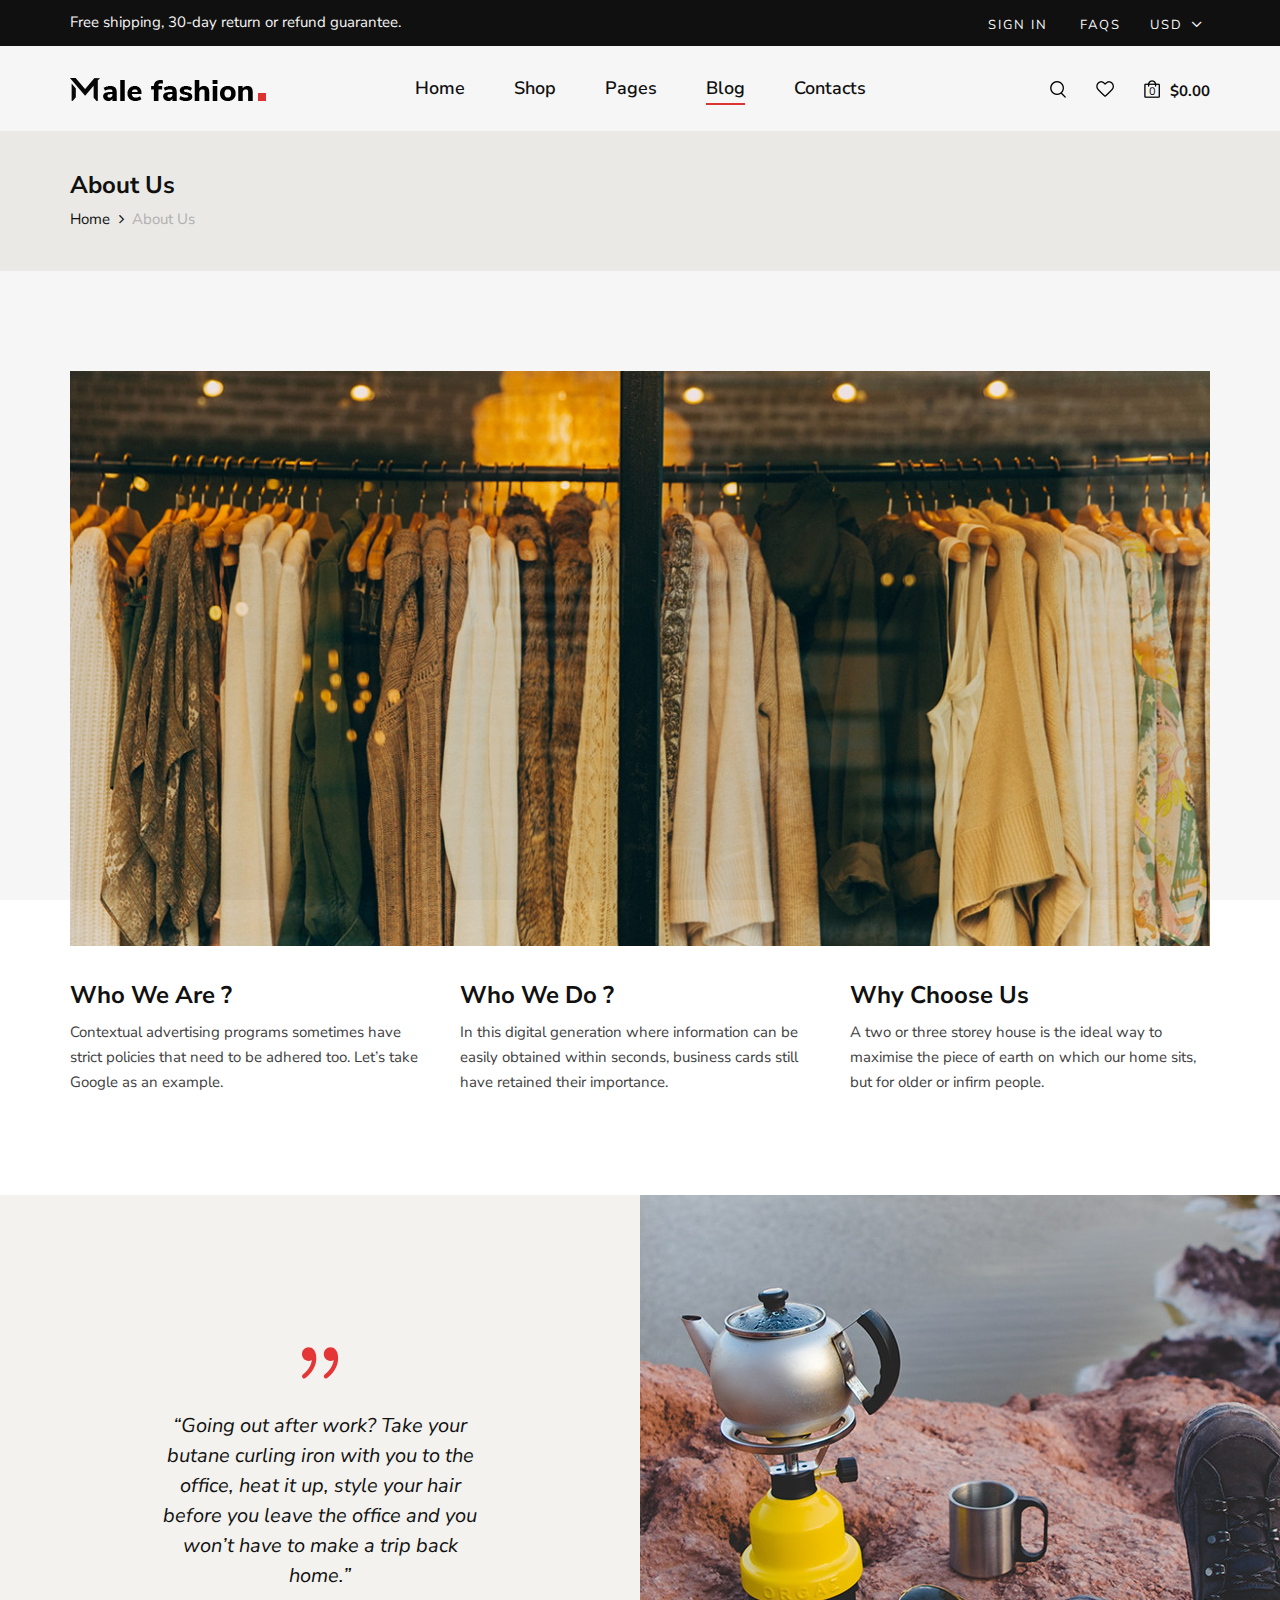
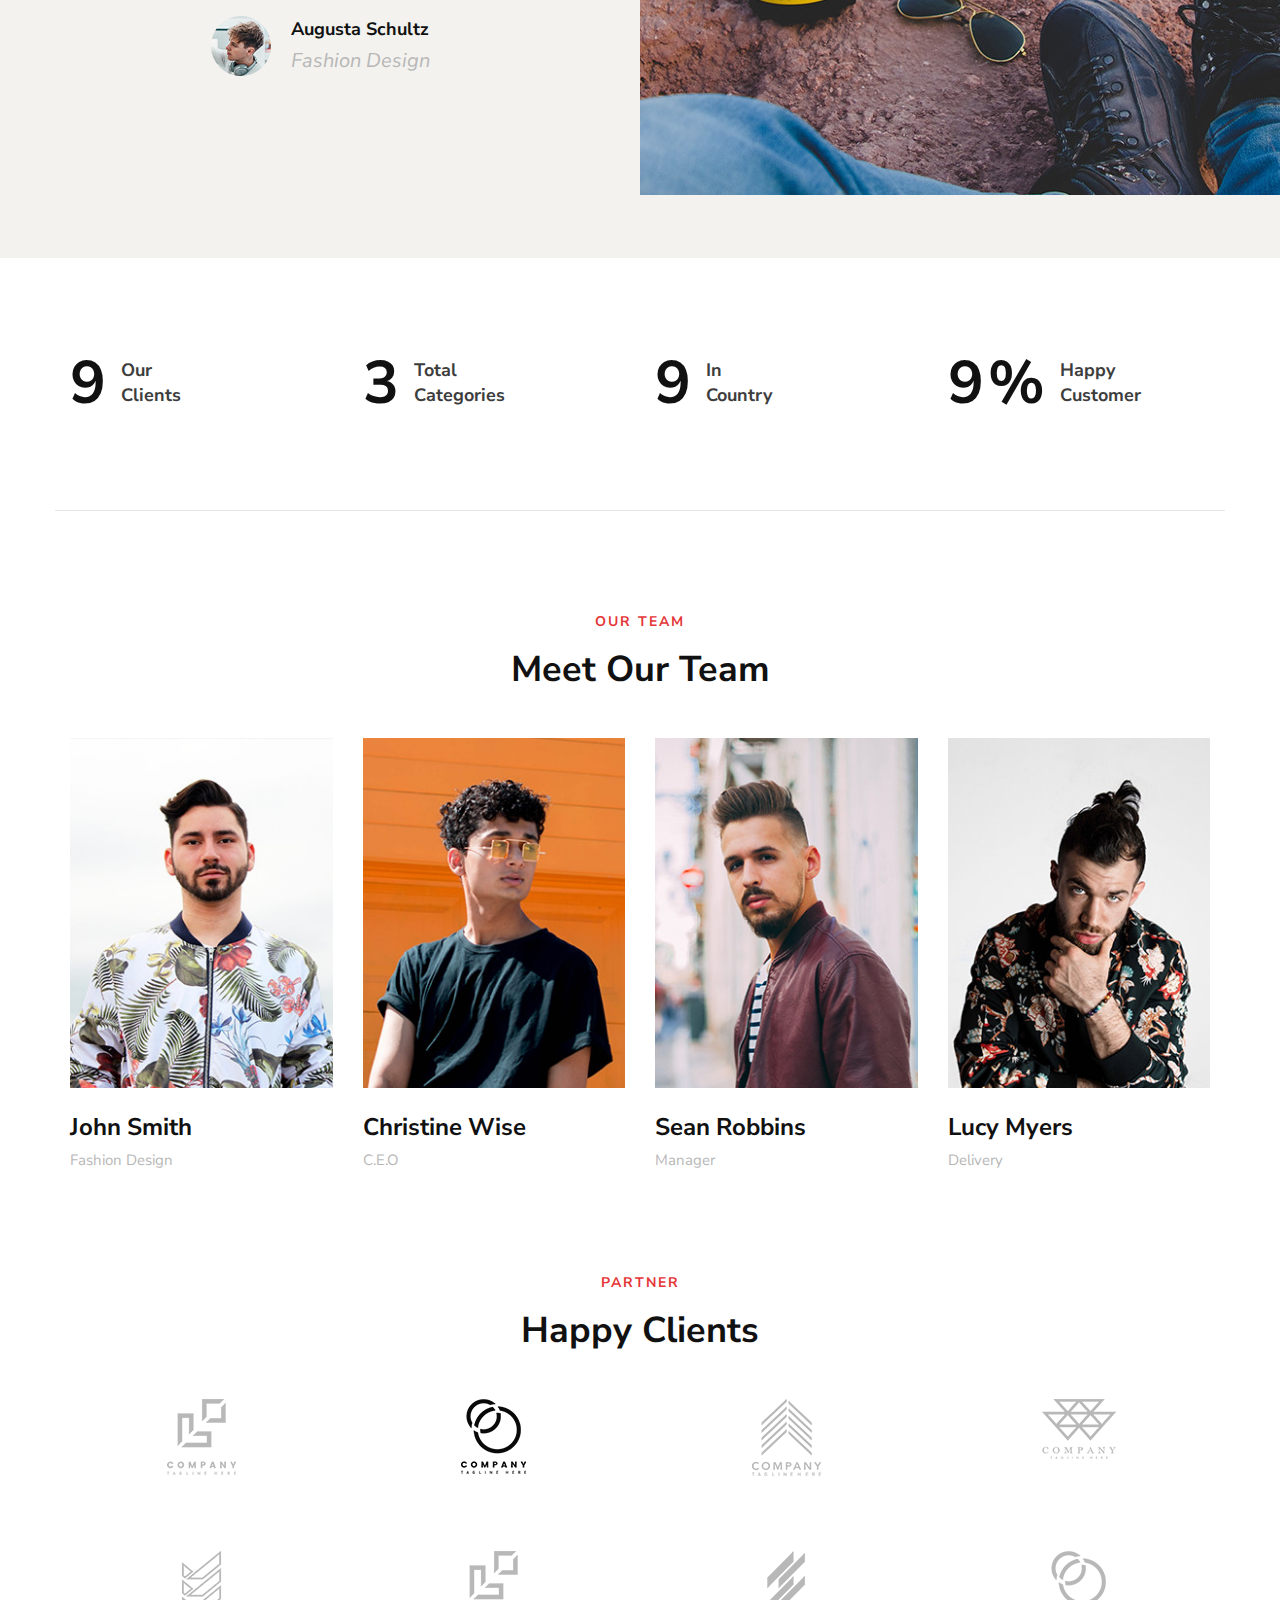
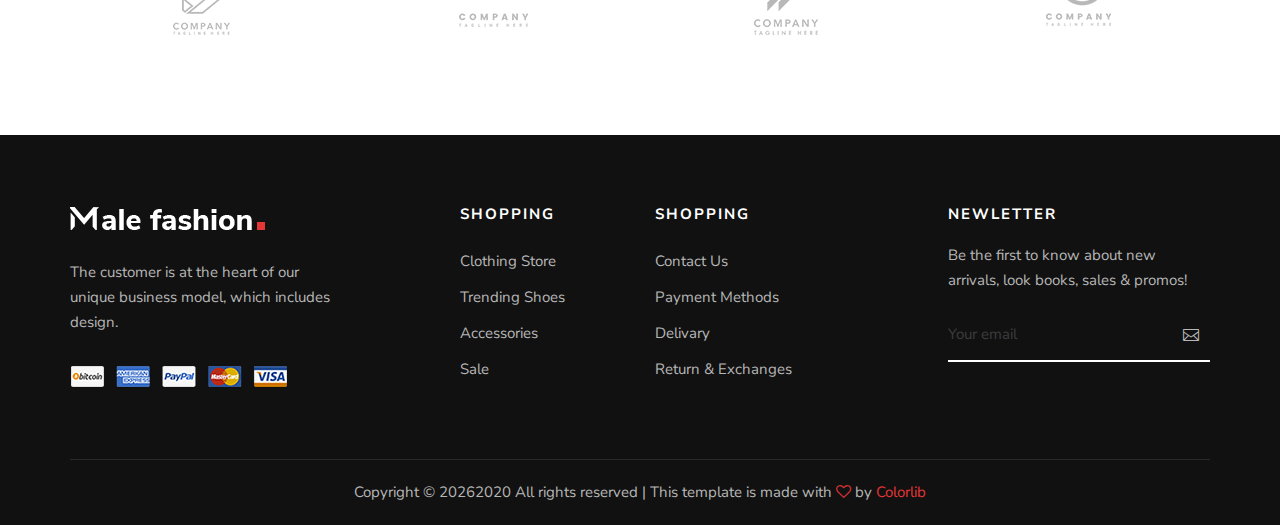
<file: public/malefashion-master/about.html>
<!DOCTYPE html>
<html lang="zxx">

<head>
    <meta charset="UTF-8">
    <meta name="description" content="Male_Fashion Template">
    <meta name="keywords" content="Male_Fashion, unica, creative, html">
    <meta name="viewport" content="width=device-width, initial-scale=1.0">
    <meta http-equiv="X-UA-Compatible" content="ie=edge">
    <title>Male-Fashion | Template</title>

    <!-- Google Font -->
    <link href="https://fonts.googleapis.com/css2?family=Nunito+Sans:wght@300;400;600;700;800;900&display=swap"
    rel="stylesheet">

    <!-- Css Styles -->
    <link rel="stylesheet" href="css/bootstrap.min.css" type="text/css">
    <link rel="stylesheet" href="css/font-awesome.min.css" type="text/css">
    <link rel="stylesheet" href="css/elegant-icons.css" type="text/css">
    <link rel="stylesheet" href="css/magnific-popup.css" type="text/css">
    <link rel="stylesheet" href="css/nice-select.css" type="text/css">
    <link rel="stylesheet" href="css/owl.carousel.min.css" type="text/css">
    <link rel="stylesheet" href="css/slicknav.min.css" type="text/css">
    <link rel="stylesheet" href="css/style.css" type="text/css">
</head>

<body>
    <!-- Page Preloder -->
    <div id="preloder">
        <div class="loader"></div>
    </div>

    <!-- Offcanvas Menu Begin -->
    <div class="offcanvas-menu-overlay"></div>
    <div class="offcanvas-menu-wrapper">
        <div class="offcanvas__option">
            <div class="offcanvas__links">
                <a href="#">Sign in</a>
                <a href="#">FAQs</a>
            </div>
            <div class="offcanvas__top__hover">
                <span>Usd <i class="arrow_carrot-down"></i></span>
                <ul>
                    <li>USD</li>
                    <li>EUR</li>
                    <li>USD</li>
                </ul>
            </div>
        </div>
        <div class="offcanvas__nav__option">
            <a href="#" class="search-switch"><img src="img/icon/search.png" alt=""></a>
            <a href="#"><img src="img/icon/heart.png" alt=""></a>
            <a href="#"><img src="img/icon/cart.png" alt=""> <span>0</span></a>
            <div class="price">$0.00</div>
        </div>
        <div id="mobile-menu-wrap"></div>
        <div class="offcanvas__text">
            <p>Free shipping, 30-day return or refund guarantee.</p>
        </div>
    </div>
    <!-- Offcanvas Menu End -->

    <!-- Header Section Begin -->
    <header class="header">
        <div class="header__top">
            <div class="container">
                <div class="row">
                    <div class="col-lg-6 col-md-7">
                        <div class="header__top__left">
                            <p>Free shipping, 30-day return or refund guarantee.</p>
                        </div>
                    </div>
                    <div class="col-lg-6 col-md-5">
                        <div class="header__top__right">
                            <div class="header__top__links">
                                <a href="#">Sign in</a>
                                <a href="#">FAQs</a>
                            </div>
                            <div class="header__top__hover">
                                <span>Usd <i class="arrow_carrot-down"></i></span>
                                <ul>
                                    <li>USD</li>
                                    <li>EUR</li>
                                    <li>USD</li>
                                </ul>
                            </div>
                        </div>
                    </div>
                </div>
            </div>
        </div>
        <div class="container">
            <div class="row">
                <div class="col-lg-3 col-md-3">
                    <div class="header__logo">
                        <a href="./index.html"><img src="img/logo.png" alt=""></a>
                    </div>
                </div>
                <div class="col-lg-6 col-md-6">
                    <nav class="header__menu mobile-menu">
                        <ul>
                            <li><a href="./index.html">Home</a></li>
                            <li><a href="./shop.html">Shop</a></li>
                            <li><a href="#">Pages</a>
                                <ul class="dropdown">
                                    <li><a href="./about.html">About Us</a></li>
                                    <li><a href="./shop-details.html">Shop Details</a></li>
                                    <li><a href="./shopping-cart.html">Shopping Cart</a></li>
                                    <li><a href="./checkout.html">Check Out</a></li>
                                    <li><a href="./blog-details.html">Blog Details</a></li>
                                </ul>
                            </li>
                            <li class="active"><a href="./blog.html">Blog</a></li>
                            <li><a href="./contact.html">Contacts</a></li>
                        </ul>
                    </nav>
                </div>
                <div class="col-lg-3 col-md-3">
                    <div class="header__nav__option">
                        <a href="#" class="search-switch"><img src="img/icon/search.png" alt=""></a>
                        <a href="#"><img src="img/icon/heart.png" alt=""></a>
                        <a href="#"><img src="img/icon/cart.png" alt=""> <span>0</span></a>
                        <div class="price">$0.00</div>
                    </div>
                </div>
            </div>
            <div class="canvas__open"><i class="fa fa-bars"></i></div>
        </div>
    </header>
    <!-- Header Section End -->

    <!-- Breadcrumb Section Begin -->
    <section class="breadcrumb-option">
        <div class="container">
            <div class="row">
                <div class="col-lg-12">
                    <div class="breadcrumb__text">
                        <h4>About Us</h4>
                        <div class="breadcrumb__links">
                            <a href="./index.html">Home</a>
                            <span>About Us</span>
                        </div>
                    </div>
                </div>
            </div>
        </div>
    </section>
    <!-- Breadcrumb Section End -->

    <!-- About Section Begin -->
    <section class="about spad">
        <div class="container">
            <div class="row">
                <div class="col-lg-12">
                    <div class="about__pic">
                        <img src="img/about/about-us.jpg" alt="">
                    </div>
                </div>
            </div>
            <div class="row">
                <div class="col-lg-4 col-md-4 col-sm-6">
                    <div class="about__item">
                        <h4>Who We Are ?</h4>
                        <p>Contextual advertising programs sometimes have strict policies that need to be adhered too.
                        Let’s take Google as an example.</p>
                    </div>
                </div>
                <div class="col-lg-4 col-md-4 col-sm-6">
                    <div class="about__item">
                        <h4>Who We Do ?</h4>
                        <p>In this digital generation where information can be easily obtained within seconds, business
                        cards still have retained their importance.</p>
                    </div>
                </div>
                <div class="col-lg-4 col-md-4 col-sm-6">
                    <div class="about__item">
                        <h4>Why Choose Us</h4>
                        <p>A two or three storey house is the ideal way to maximise the piece of earth on which our home
                        sits, but for older or infirm people.</p>
                    </div>
                </div>
            </div>
        </div>
    </section>
    <!-- About Section End -->

    <!-- Testimonial Section Begin -->
    <section class="testimonial">
        <div class="container-fluid">
            <div class="row">
                <div class="col-lg-6 p-0">
                    <div class="testimonial__text">
                        <span class="icon_quotations"></span>
                        <p>“Going out after work? Take your butane curling iron with you to the office, heat it up,
                            style your hair before you leave the office and you won’t have to make a trip back home.”
                        </p>
                        <div class="testimonial__author">
                            <div class="testimonial__author__pic">
                                <img src="img/about/testimonial-author.jpg" alt="">
                            </div>
                            <div class="testimonial__author__text">
                                <h5>Augusta Schultz</h5>
                                <p>Fashion Design</p>
                            </div>
                        </div>
                    </div>
                </div>
                <div class="col-lg-6 p-0">
                    <div class="testimonial__pic set-bg" data-setbg="img/about/testimonial-pic.jpg"></div>
                </div>
            </div>
        </div>
    </section>
    <!-- Testimonial Section End -->

    <!-- Counter Section Begin -->
    <section class="counter spad">
        <div class="container">
            <div class="row">
                <div class="col-lg-3 col-md-6 col-sm-6">
                    <div class="counter__item">
                        <div class="counter__item__number">
                            <h2 class="cn_num">102</h2>
                        </div>
                        <span>Our <br />Clients</span>
                    </div>
                </div>
                <div class="col-lg-3 col-md-6 col-sm-6">
                    <div class="counter__item">
                        <div class="counter__item__number">
                            <h2 class="cn_num">30</h2>
                        </div>
                        <span>Total <br />Categories</span>
                    </div>
                </div>
                <div class="col-lg-3 col-md-6 col-sm-6">
                    <div class="counter__item">
                        <div class="counter__item__number">
                            <h2 class="cn_num">102</h2>
                        </div>
                        <span>In <br />Country</span>
                    </div>
                </div>
                <div class="col-lg-3 col-md-6 col-sm-6">
                    <div class="counter__item">
                        <div class="counter__item__number">
                            <h2 class="cn_num">98</h2>
                            <strong>%</strong>
                        </div>
                        <span>Happy <br />Customer</span>
                    </div>
                </div>
            </div>
        </div>
    </section>
    <!-- Counter Section End -->

    <!-- Team Section Begin -->
    <section class="team spad">
        <div class="container">
            <div class="row">
                <div class="col-lg-12">
                    <div class="section-title">
                        <span>Our Team</span>
                        <h2>Meet Our Team</h2>
                    </div>
                </div>
            </div>
            <div class="row">
                <div class="col-lg-3 col-md-6 col-sm-6">
                    <div class="team__item">
                        <img src="img/about/team-1.jpg" alt="">
                        <h4>John Smith</h4>
                        <span>Fashion Design</span>
                    </div>
                </div>
                <div class="col-lg-3 col-md-6 col-sm-6">
                    <div class="team__item">
                        <img src="img/about/team-2.jpg" alt="">
                        <h4>Christine Wise</h4>
                        <span>C.E.O</span>
                    </div>
                </div>
                <div class="col-lg-3 col-md-6 col-sm-6">
                    <div class="team__item">
                        <img src="img/about/team-3.jpg" alt="">
                        <h4>Sean Robbins</h4>
                        <span>Manager</span>
                    </div>
                </div>
                <div class="col-lg-3 col-md-6 col-sm-6">
                    <div class="team__item">
                        <img src="img/about/team-4.jpg" alt="">
                        <h4>Lucy Myers</h4>
                        <span>Delivery</span>
                    </div>
                </div>
            </div>
        </div>
    </section>
    <!-- Team Section End -->

    <!-- Client Section Begin -->
    <section class="clients spad">
        <div class="container">
            <div class="row">
                <div class="col-lg-12">
                    <div class="section-title">
                        <span>Partner</span>
                        <h2>Happy Clients</h2>
                    </div>
                </div>
            </div>
            <div class="row">
                <div class="col-lg-3 col-md-4 col-sm-4 col-6">
                    <a href="#" class="client__item"><img src="img/clients/client-1.png" alt=""></a>
                </div>
                <div class="col-lg-3 col-md-4 col-sm-4 col-6">
                    <a href="#" class="client__item"><img src="img/clients/client-2.png" alt=""></a>
                </div>
                <div class="col-lg-3 col-md-4 col-sm-4 col-6">
                    <a href="#" class="client__item"><img src="img/clients/client-3.png" alt=""></a>
                </div>
                <div class="col-lg-3 col-md-4 col-sm-4 col-6">
                    <a href="#" class="client__item"><img src="img/clients/client-4.png" alt=""></a>
                </div>
                <div class="col-lg-3 col-md-4 col-sm-4 col-6">
                    <a href="#" class="client__item"><img src="img/clients/client-5.png" alt=""></a>
                </div>
                <div class="col-lg-3 col-md-4 col-sm-4 col-6">
                    <a href="#" class="client__item"><img src="img/clients/client-6.png" alt=""></a>
                </div>
                <div class="col-lg-3 col-md-4 col-sm-4 col-6">
                    <a href="#" class="client__item"><img src="img/clients/client-7.png" alt=""></a>
                </div>
                <div class="col-lg-3 col-md-4 col-sm-4 col-6">
                    <a href="#" class="client__item"><img src="img/clients/client-8.png" alt=""></a>
                </div>
            </div>
        </div>
    </section>
    <!-- Client Section End -->

    <!-- Footer Section Begin -->
    <footer class="footer">
        <div class="container">
            <div class="row">
                <div class="col-lg-3 col-md-6 col-sm-6">
                    <div class="footer__about">
                        <div class="footer__logo">
                            <a href="#"><img src="img/footer-logo.png" alt=""></a>
                        </div>
                        <p>The customer is at the heart of our unique business model, which includes design.</p>
                        <a href="#"><img src="img/payment.png" alt=""></a>
                    </div>
                </div>
                <div class="col-lg-2 offset-lg-1 col-md-3 col-sm-6">
                    <div class="footer__widget">
                        <h6>Shopping</h6>
                        <ul>
                            <li><a href="#">Clothing Store</a></li>
                            <li><a href="#">Trending Shoes</a></li>
                            <li><a href="#">Accessories</a></li>
                            <li><a href="#">Sale</a></li>
                        </ul>
                    </div>
                </div>
                <div class="col-lg-2 col-md-3 col-sm-6">
                    <div class="footer__widget">
                        <h6>Shopping</h6>
                        <ul>
                            <li><a href="#">Contact Us</a></li>
                            <li><a href="#">Payment Methods</a></li>
                            <li><a href="#">Delivary</a></li>
                            <li><a href="#">Return & Exchanges</a></li>
                        </ul>
                    </div>
                </div>
                <div class="col-lg-3 offset-lg-1 col-md-6 col-sm-6">
                    <div class="footer__widget">
                        <h6>NewLetter</h6>
                        <div class="footer__newslatter">
                            <p>Be the first to know about new arrivals, look books, sales & promos!</p>
                            <form action="#">
                                <input type="text" placeholder="Your email">
                                <button type="submit"><span class="icon_mail_alt"></span></button>
                            </form>
                        </div>
                    </div>
                </div>
            </div>
            <div class="row">
                <div class="col-lg-12 text-center">
                    <div class="footer__copyright__text">
                        <!-- Link back to Colorlib can't be removed. Template is licensed under CC BY 3.0. -->
                        <p>Copyright ©
                            <script>
                                document.write(new Date().getFullYear());
                            </script>2020
                            All rights reserved | This template is made with <i class="fa fa-heart-o"
                            aria-hidden="true"></i> by <a href="https://colorlib.com" target="_blank">Colorlib</a>
                        </p>
                        <!-- Link back to Colorlib can't be removed. Template is licensed under CC BY 3.0. -->
                    </div>
                </div>
            </div>
        </div>
    </footer>
    <!-- Footer Section End -->

    <!-- Search Begin -->
    <div class="search-model">
        <div class="h-100 d-flex align-items-center justify-content-center">
            <div class="search-close-switch">+</div>
            <form class="search-model-form">
                <input type="text" id="search-input" placeholder="Search here.....">
            </form>
        </div>
    </div>
    <!-- Search End -->

    <!-- Js Plugins -->
    <script src="js/jquery-3.3.1.min.js"></script>
    <script src="js/bootstrap.min.js"></script>
    <script src="js/jquery.nice-select.min.js"></script>
    <script src="js/jquery.nicescroll.min.js"></script>
    <script src="js/jquery.magnific-popup.min.js"></script>
    <script src="js/jquery.countdown.min.js"></script>
    <script src="js/jquery.slicknav.js"></script>
    <script src="js/mixitup.min.js"></script>
    <script src="js/owl.carousel.min.js"></script>
    <script src="js/main.js"></script>
</body>

</html>
</file>
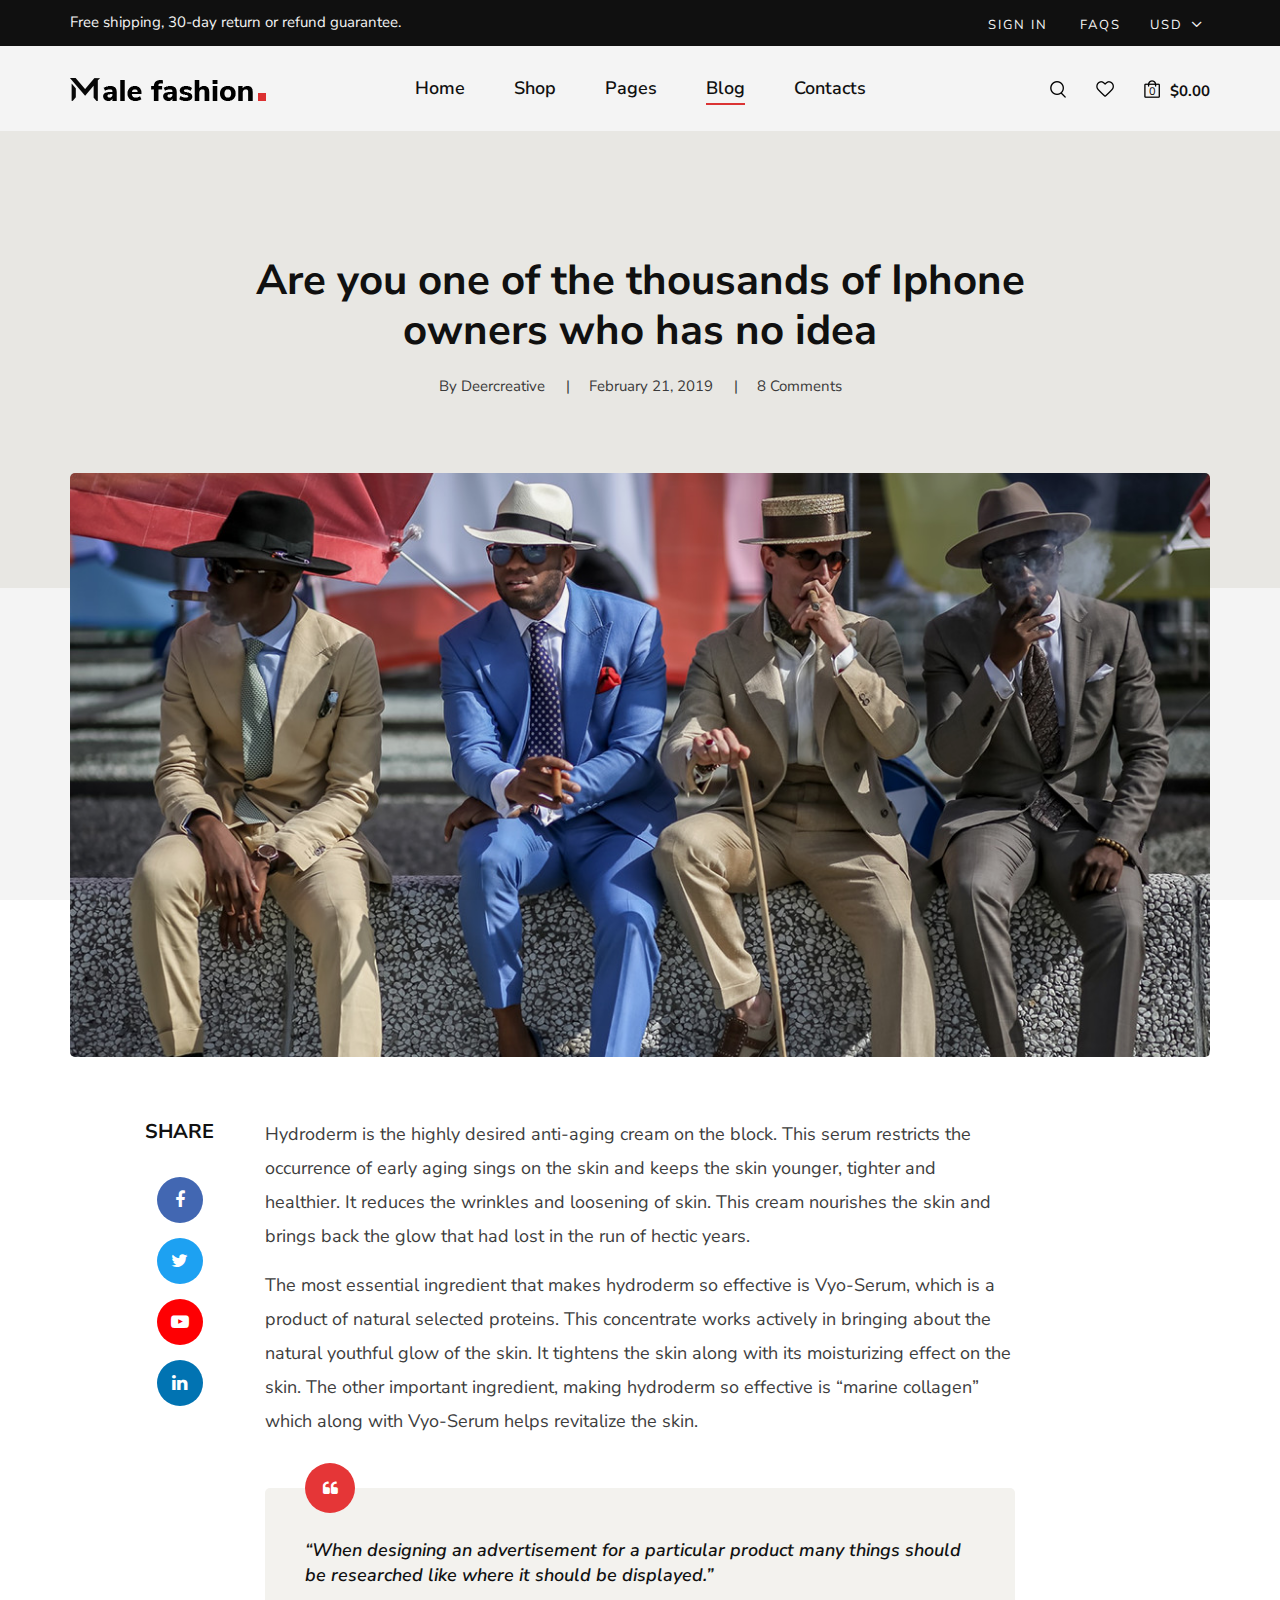
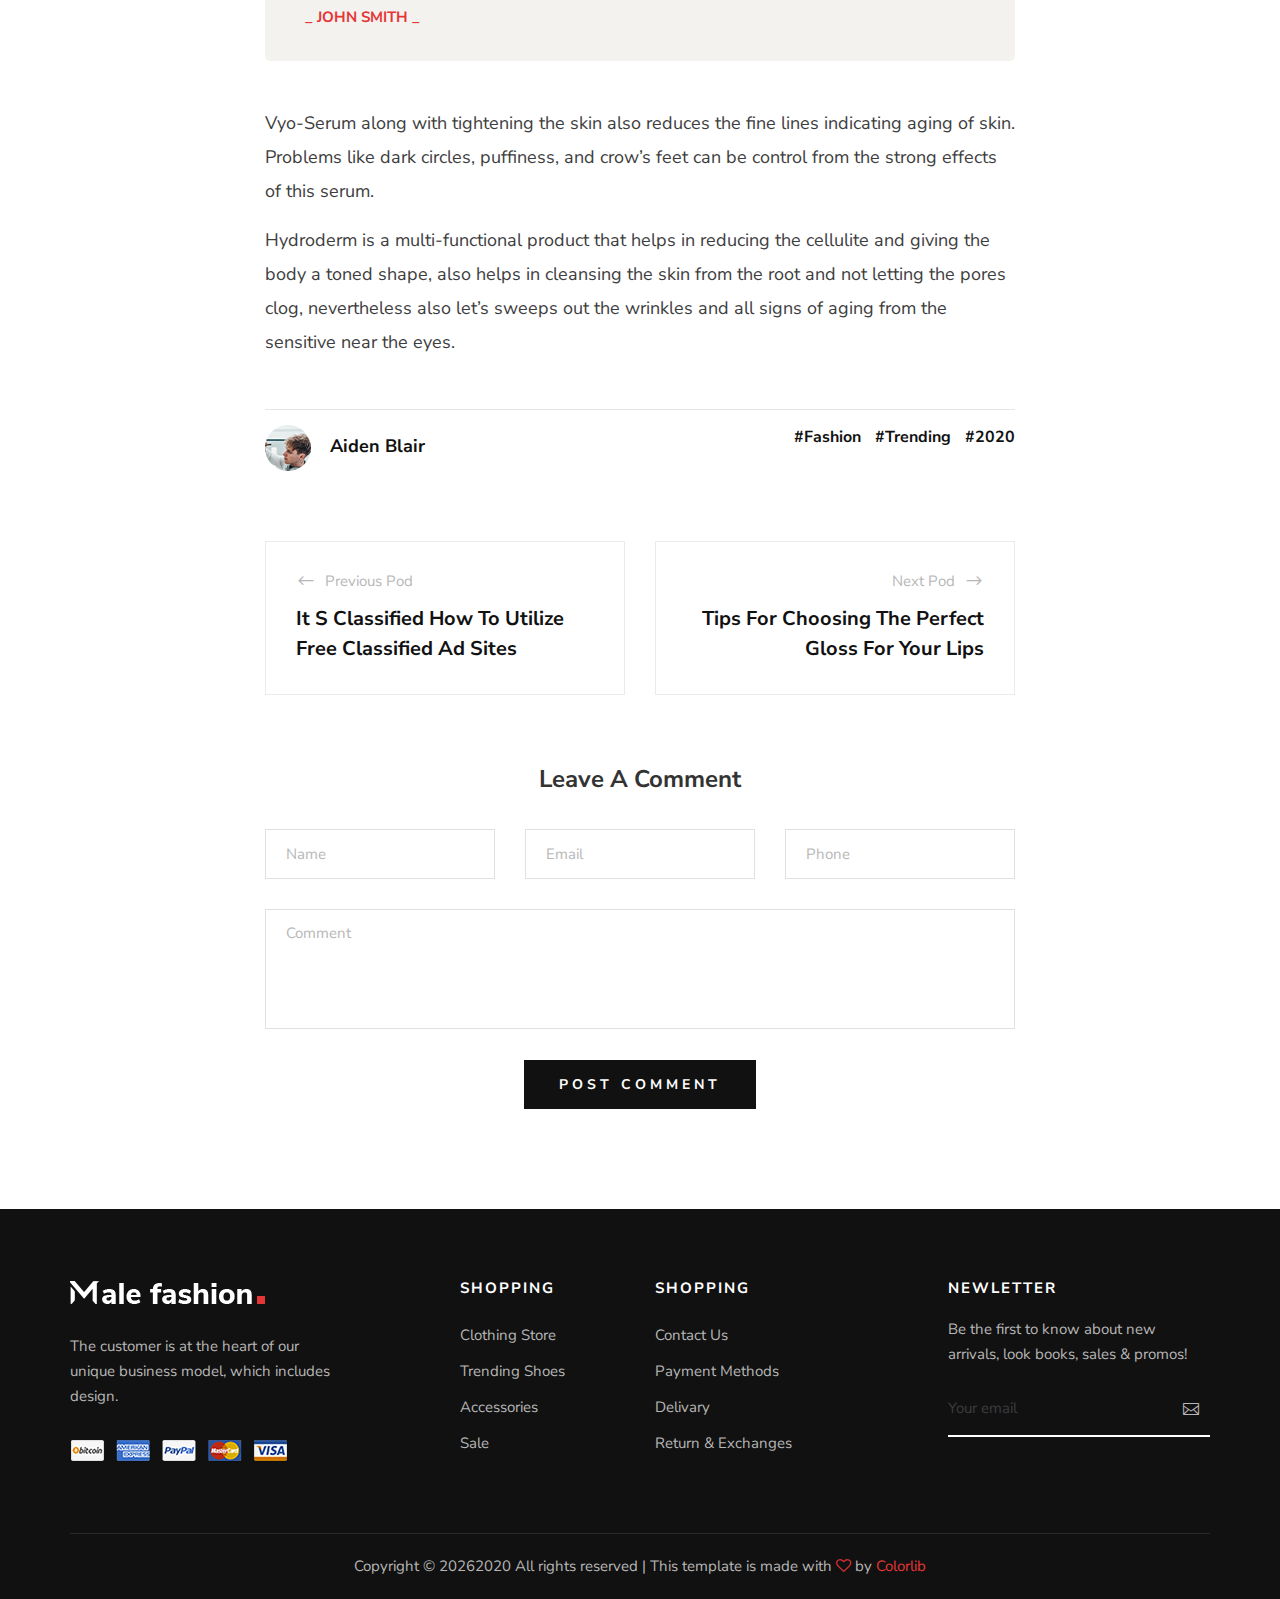
<file: public/malefashion-master/blog-details.html>
<!DOCTYPE html>
<html lang="zxx">

<head>
    <meta charset="UTF-8">
    <meta name="description" content="Male_Fashion Template">
    <meta name="keywords" content="Male_Fashion, unica, creative, html">
    <meta name="viewport" content="width=device-width, initial-scale=1.0">
    <meta http-equiv="X-UA-Compatible" content="ie=edge">
    <title>Male-Fashion | Template</title>

    <!-- Google Font -->
    <link href="https://fonts.googleapis.com/css2?family=Nunito+Sans:wght@300;400;600;700;800;900&display=swap"
        rel="stylesheet">

    <!-- Css Styles -->
    <link rel="stylesheet" href="css/bootstrap.min.css" type="text/css">
    <link rel="stylesheet" href="css/font-awesome.min.css" type="text/css">
    <link rel="stylesheet" href="css/elegant-icons.css" type="text/css">
    <link rel="stylesheet" href="css/magnific-popup.css" type="text/css">
    <link rel="stylesheet" href="css/nice-select.css" type="text/css">
    <link rel="stylesheet" href="css/owl.carousel.min.css" type="text/css">
    <link rel="stylesheet" href="css/slicknav.min.css" type="text/css">
    <link rel="stylesheet" href="css/style.css" type="text/css">
</head>

<body>
    <!-- Page Preloder -->
    <div id="preloder">
        <div class="loader"></div>
    </div>

    <!-- Offcanvas Menu Begin -->
    <div class="offcanvas-menu-overlay"></div>
    <div class="offcanvas-menu-wrapper">
        <div class="offcanvas__option">
            <div class="offcanvas__links">
                <a href="#">Sign in</a>
                <a href="#">FAQs</a>
            </div>
            <div class="offcanvas__top__hover">
                <span>Usd <i class="arrow_carrot-down"></i></span>
                <ul>
                    <li>USD</li>
                    <li>EUR</li>
                    <li>USD</li>
                </ul>
            </div>
        </div>
        <div class="offcanvas__nav__option">
            <a href="#" class="search-switch"><img src="img/icon/search.png" alt=""></a>
            <a href="#"><img src="img/icon/heart.png" alt=""></a>
            <a href="#"><img src="img/icon/cart.png" alt=""> <span>0</span></a>
            <div class="price">$0.00</div>
        </div>
        <div id="mobile-menu-wrap"></div>
        <div class="offcanvas__text">
            <p>Free shipping, 30-day return or refund guarantee.</p>
        </div>
    </div>
    <!-- Offcanvas Menu End -->

    <!-- Header Section Begin -->
    <header class="header">
        <div class="header__top">
            <div class="container">
                <div class="row">
                    <div class="col-lg-6 col-md-7">
                        <div class="header__top__left">
                            <p>Free shipping, 30-day return or refund guarantee.</p>
                        </div>
                    </div>
                    <div class="col-lg-6 col-md-5">
                        <div class="header__top__right">
                            <div class="header__top__links">
                                <a href="#">Sign in</a>
                                <a href="#">FAQs</a>
                            </div>
                            <div class="header__top__hover">
                                <span>Usd <i class="arrow_carrot-down"></i></span>
                                <ul>
                                    <li>USD</li>
                                    <li>EUR</li>
                                    <li>USD</li>
                                </ul>
                            </div>
                        </div>
                    </div>
                </div>
            </div>
        </div>
        <div class="container">
            <div class="row">
                <div class="col-lg-3 col-md-3">
                    <div class="header__logo">
                        <a href="./index.html"><img src="img/logo.png" alt=""></a>
                    </div>
                </div>
                <div class="col-lg-6 col-md-6">
                    <nav class="header__menu mobile-menu">
                        <ul>
                            <li><a href="./index.html">Home</a></li>
                            <li><a href="./shop.html">Shop</a></li>
                            <li><a href="#">Pages</a>
                                <ul class="dropdown">
                                    <li><a href="./about.html">About Us</a></li>
                                    <li><a href="./shop-details.html">Shop Details</a></li>
                                    <li><a href="./shopping-cart.html">Shopping Cart</a></li>
                                    <li><a href="./checkout.html">Check Out</a></li>
                                    <li><a href="./blog-details.html">Blog Details</a></li>
                                </ul>
                            </li>
                            <li class="active"><a href="./blog.html">Blog</a></li>
                            <li><a href="./contact.html">Contacts</a></li>
                        </ul>
                    </nav>
                </div>
                <div class="col-lg-3 col-md-3">
                    <div class="header__nav__option">
                        <a href="#" class="search-switch"><img src="img/icon/search.png" alt=""></a>
                        <a href="#"><img src="img/icon/heart.png" alt=""></a>
                        <a href="#"><img src="img/icon/cart.png" alt=""> <span>0</span></a>
                        <div class="price">$0.00</div>
                    </div>
                </div>
            </div>
            <div class="canvas__open"><i class="fa fa-bars"></i></div>
        </div>
    </header>
    <!-- Header Section End -->

    <!-- Blog Details Hero Begin -->
    <section class="blog-hero spad">
        <div class="container">
            <div class="row d-flex justify-content-center">
                <div class="col-lg-9 text-center">
                    <div class="blog__hero__text">
                        <h2>Are you one of the thousands of Iphone owners who has no idea</h2>
                        <ul>
                            <li>By Deercreative</li>
                            <li>February 21, 2019</li>
                            <li>8 Comments</li>
                        </ul>
                    </div>
                </div>
            </div>
        </div>
    </section>
    <!-- Blog Details Hero End -->

    <!-- Blog Details Section Begin -->
    <section class="blog-details spad">
        <div class="container">
            <div class="row d-flex justify-content-center">
                <div class="col-lg-12">
                    <div class="blog__details__pic">
                        <img src="img/blog/details/blog-details.jpg" alt="">
                    </div>
                </div>
                <div class="col-lg-8">
                    <div class="blog__details__content">
                        <div class="blog__details__share">
                            <span>share</span>
                            <ul>
                                <li><a href="#"><i class="fa fa-facebook"></i></a></li>
                                <li><a href="#" class="twitter"><i class="fa fa-twitter"></i></a></li>
                                <li><a href="#" class="youtube"><i class="fa fa-youtube-play"></i></a></li>
                                <li><a href="#" class="linkedin"><i class="fa fa-linkedin"></i></a></li>
                            </ul>
                        </div>
                        <div class="blog__details__text">
                            <p>Hydroderm is the highly desired anti-aging cream on the block. This serum restricts the
                                occurrence of early aging sings on the skin and keeps the skin younger, tighter and
                                healthier. It reduces the wrinkles and loosening of skin. This cream nourishes the skin
                                and brings back the glow that had lost in the run of hectic years.</p>
                            <p>The most essential ingredient that makes hydroderm so effective is Vyo-Serum, which is a
                                product of natural selected proteins. This concentrate works actively in bringing about
                                the natural youthful glow of the skin. It tightens the skin along with its moisturizing
                                effect on the skin. The other important ingredient, making hydroderm so effective is
                                “marine collagen” which along with Vyo-Serum helps revitalize the skin.</p>
                        </div>
                        <div class="blog__details__quote">
                            <i class="fa fa-quote-left"></i>
                            <p>“When designing an advertisement for a particular product many things should be
                                researched like where it should be displayed.”</p>
                            <h6>_ John Smith _</h6>
                        </div>
                        <div class="blog__details__text">
                            <p>Vyo-Serum along with tightening the skin also reduces the fine lines indicating aging of
                                skin. Problems like dark circles, puffiness, and crow’s feet can be control from the
                                strong effects of this serum.</p>
                            <p>Hydroderm is a multi-functional product that helps in reducing the cellulite and giving
                                the body a toned shape, also helps in cleansing the skin from the root and not letting
                                the pores clog, nevertheless also let’s sweeps out the wrinkles and all signs of aging
                                from the sensitive near the eyes.</p>
                        </div>
                        <div class="blog__details__option">
                            <div class="row">
                                <div class="col-lg-6 col-md-6 col-sm-6">
                                    <div class="blog__details__author">
                                        <div class="blog__details__author__pic">
                                            <img src="img/blog/details/blog-author.jpg" alt="">
                                        </div>
                                        <div class="blog__details__author__text">
                                            <h5>Aiden Blair</h5>
                                        </div>
                                    </div>
                                </div>
                                <div class="col-lg-6 col-md-6 col-sm-6">
                                    <div class="blog__details__tags">
                                        <a href="#">#Fashion</a>
                                        <a href="#">#Trending</a>
                                        <a href="#">#2020</a>
                                    </div>
                                </div>
                            </div>
                        </div>
                        <div class="blog__details__btns">
                            <div class="row">
                                <div class="col-lg-6 col-md-6 col-sm-6">
                                    <a href="" class="blog__details__btns__item">
                                        <p><span class="arrow_left"></span> Previous Pod</p>
                                        <h5>It S Classified How To Utilize Free Classified Ad Sites</h5>
                                    </a>
                                </div>
                                <div class="col-lg-6 col-md-6 col-sm-6">
                                    <a href="" class="blog__details__btns__item blog__details__btns__item--next">
                                        <p>Next Pod <span class="arrow_right"></span></p>
                                        <h5>Tips For Choosing The Perfect Gloss For Your Lips</h5>
                                    </a>
                                </div>
                            </div>
                        </div>
                        <div class="blog__details__comment">
                            <h4>Leave A Comment</h4>
                            <form action="#">
                                <div class="row">
                                    <div class="col-lg-4 col-md-4">
                                        <input type="text" placeholder="Name">
                                    </div>
                                    <div class="col-lg-4 col-md-4">
                                        <input type="text" placeholder="Email">
                                    </div>
                                    <div class="col-lg-4 col-md-4">
                                        <input type="text" placeholder="Phone">
                                    </div>
                                    <div class="col-lg-12 text-center">
                                        <textarea placeholder="Comment"></textarea>
                                        <button type="submit" class="site-btn">Post Comment</button>
                                    </div>
                                </div>
                            </form>
                        </div>
                    </div>
                </div>
            </div>
        </div>
    </section>
    <!-- Blog Details Section End -->

    <!-- Footer Section Begin -->
    <footer class="footer">
        <div class="container">
            <div class="row">
                <div class="col-lg-3 col-md-6 col-sm-6">
                    <div class="footer__about">
                        <div class="footer__logo">
                            <a href="#"><img src="img/footer-logo.png" alt=""></a>
                        </div>
                        <p>The customer is at the heart of our unique business model, which includes design.</p>
                        <a href="#"><img src="img/payment.png" alt=""></a>
                    </div>
                </div>
                <div class="col-lg-2 offset-lg-1 col-md-3 col-sm-6">
                    <div class="footer__widget">
                        <h6>Shopping</h6>
                        <ul>
                            <li><a href="#">Clothing Store</a></li>
                            <li><a href="#">Trending Shoes</a></li>
                            <li><a href="#">Accessories</a></li>
                            <li><a href="#">Sale</a></li>
                        </ul>
                    </div>
                </div>
                <div class="col-lg-2 col-md-3 col-sm-6">
                    <div class="footer__widget">
                        <h6>Shopping</h6>
                        <ul>
                            <li><a href="#">Contact Us</a></li>
                            <li><a href="#">Payment Methods</a></li>
                            <li><a href="#">Delivary</a></li>
                            <li><a href="#">Return & Exchanges</a></li>
                        </ul>
                    </div>
                </div>
                <div class="col-lg-3 offset-lg-1 col-md-6 col-sm-6">
                    <div class="footer__widget">
                        <h6>NewLetter</h6>
                        <div class="footer__newslatter">
                            <p>Be the first to know about new arrivals, look books, sales & promos!</p>
                            <form action="#">
                                <input type="text" placeholder="Your email">
                                <button type="submit"><span class="icon_mail_alt"></span></button>
                            </form>
                        </div>
                    </div>
                </div>
            </div>
            <div class="row">
                <div class="col-lg-12 text-center">
                    <div class="footer__copyright__text">
                        <!-- Link back to Colorlib can't be removed. Template is licensed under CC BY 3.0. -->
                        <p>Copyright ©
                            <script>
                                document.write(new Date().getFullYear());
                            </script>2020
                            All rights reserved | This template is made with <i class="fa fa-heart-o"
                                aria-hidden="true"></i> by <a href="https://colorlib.com" target="_blank">Colorlib</a>
                        </p>
                        <!-- Link back to Colorlib can't be removed. Template is licensed under CC BY 3.0. -->
                    </div>
                </div>
            </div>
        </div>
    </footer>
    <!-- Footer Section End -->

    <!-- Search Begin -->
    <div class="search-model">
        <div class="h-100 d-flex align-items-center justify-content-center">
            <div class="search-close-switch">+</div>
            <form class="search-model-form">
                <input type="text" id="search-input" placeholder="Search here.....">
            </form>
        </div>
    </div>
    <!-- Search End -->

    <!-- Js Plugins -->
    <script src="js/jquery-3.3.1.min.js"></script>
    <script src="js/bootstrap.min.js"></script>
    <script src="js/jquery.nice-select.min.js"></script>
    <script src="js/jquery.nicescroll.min.js"></script>
    <script src="js/jquery.magnific-popup.min.js"></script>
    <script src="js/jquery.countdown.min.js"></script>
    <script src="js/jquery.slicknav.js"></script>
    <script src="js/mixitup.min.js"></script>
    <script src="js/owl.carousel.min.js"></script>
    <script src="js/main.js"></script>
</body>

</html>
</file>
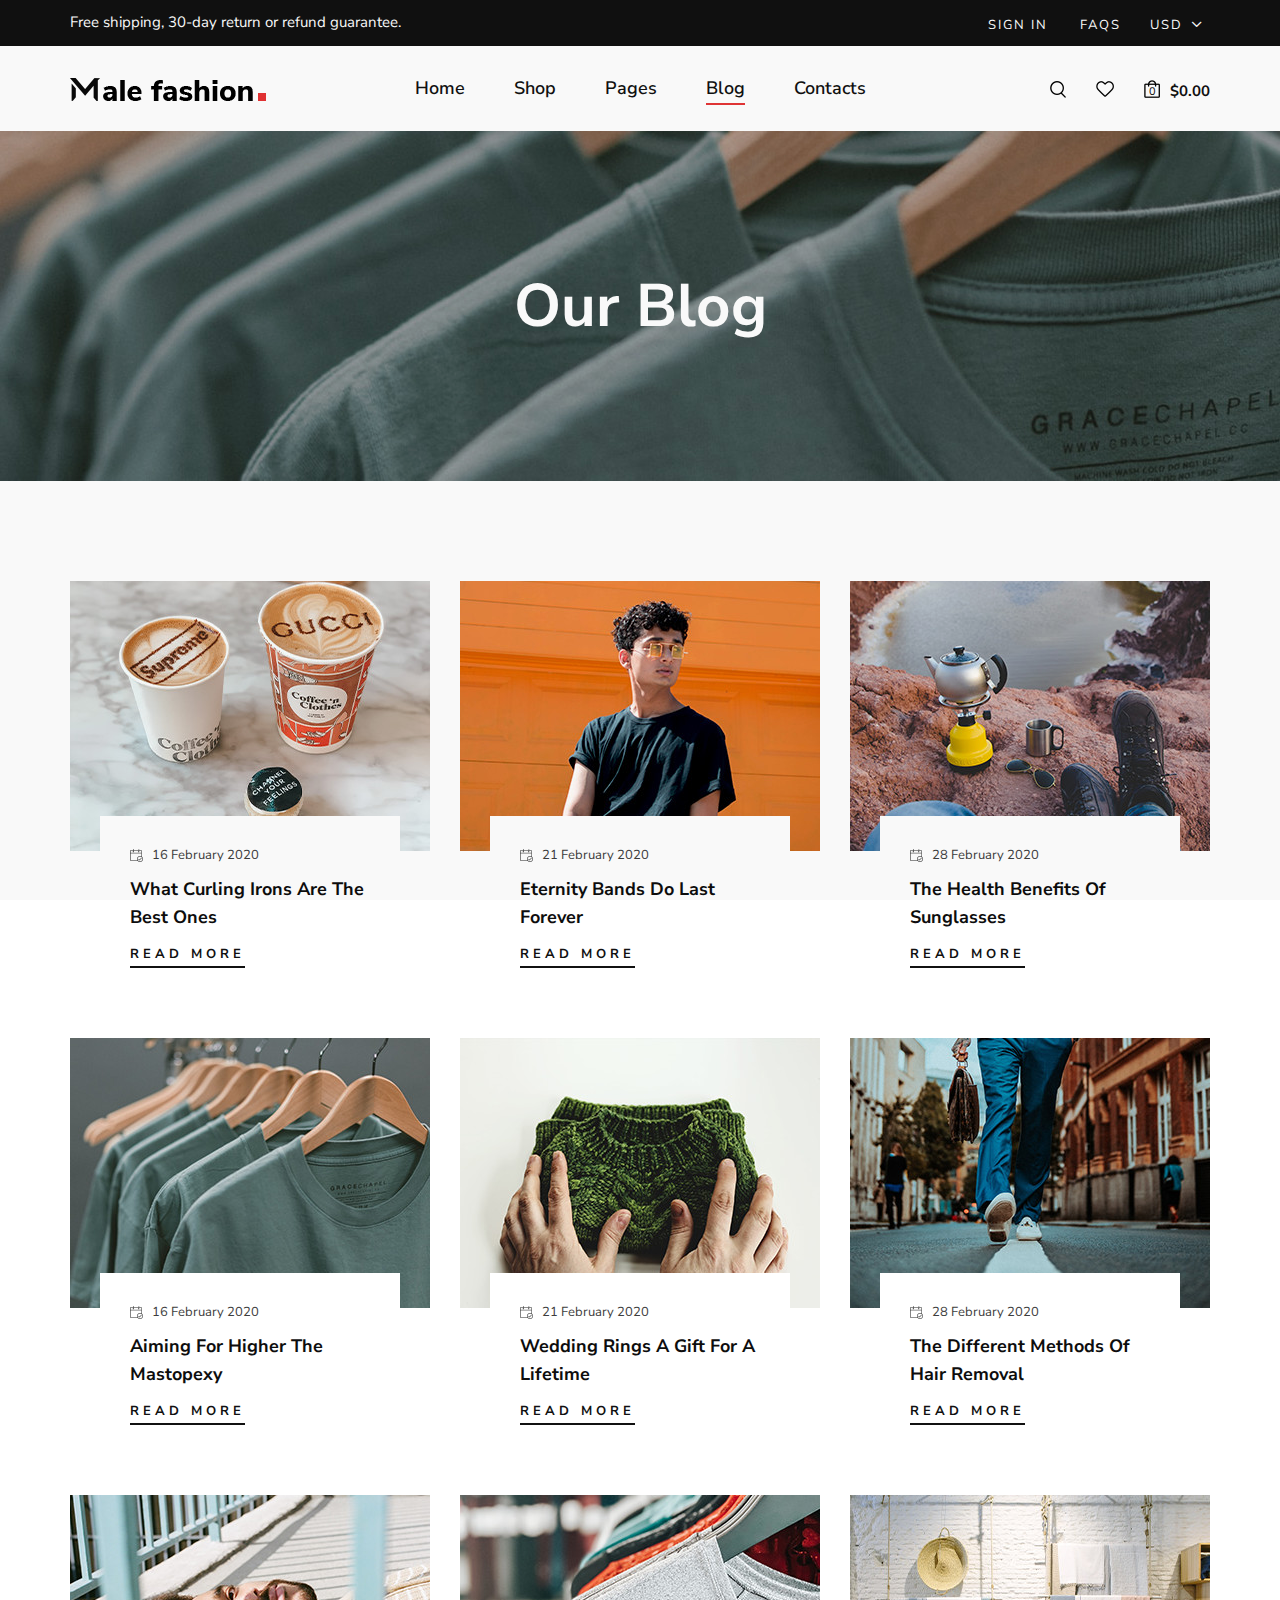
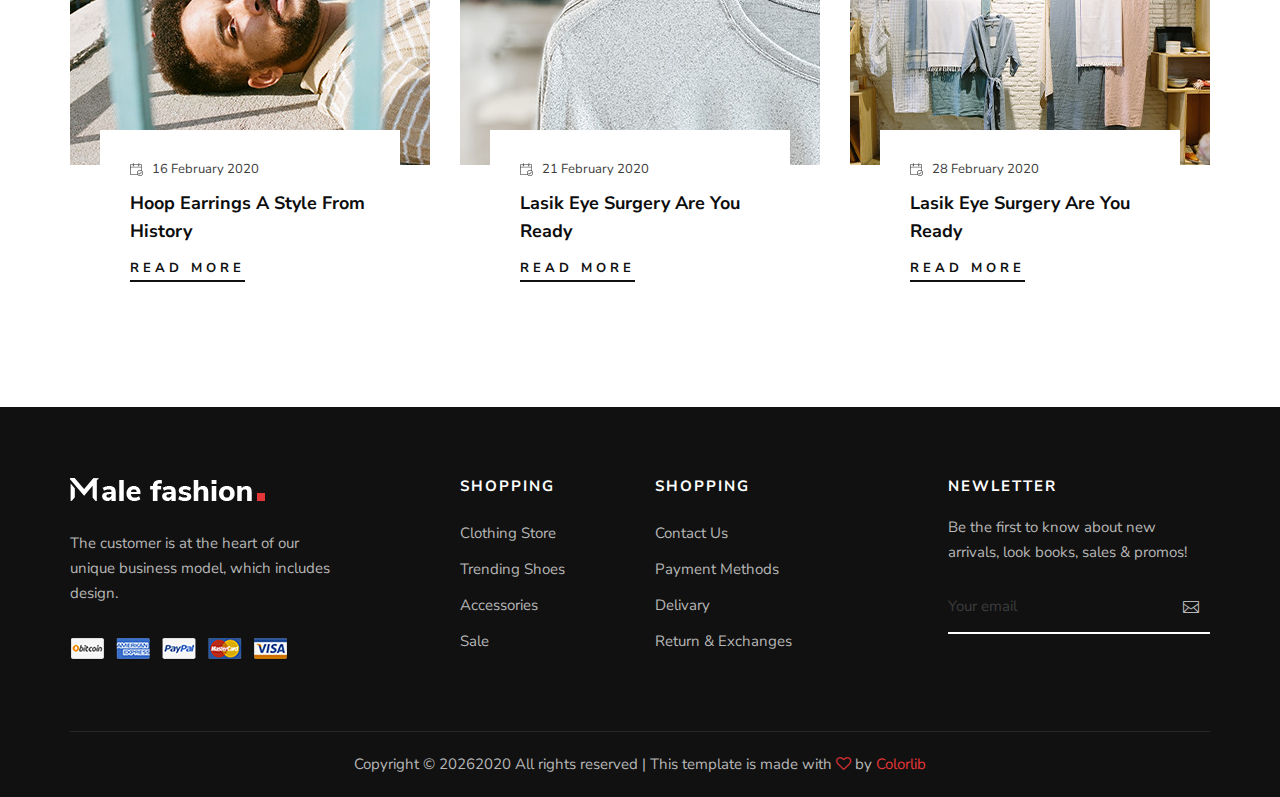
<file: public/malefashion-master/blog.html>
<!DOCTYPE html>
<html lang="zxx">

<head>
    <meta charset="UTF-8">
    <meta name="description" content="Male_Fashion Template">
    <meta name="keywords" content="Male_Fashion, unica, creative, html">
    <meta name="viewport" content="width=device-width, initial-scale=1.0">
    <meta http-equiv="X-UA-Compatible" content="ie=edge">
    <title>Male-Fashion | Template</title>

    <!-- Google Font -->
    <link href="https://fonts.googleapis.com/css2?family=Nunito+Sans:wght@300;400;600;700;800;900&display=swap"
        rel="stylesheet">

    <!-- Css Styles -->
    <link rel="stylesheet" href="css/bootstrap.min.css" type="text/css">
    <link rel="stylesheet" href="css/font-awesome.min.css" type="text/css">
    <link rel="stylesheet" href="css/elegant-icons.css" type="text/css">
    <link rel="stylesheet" href="css/magnific-popup.css" type="text/css">
    <link rel="stylesheet" href="css/nice-select.css" type="text/css">
    <link rel="stylesheet" href="css/owl.carousel.min.css" type="text/css">
    <link rel="stylesheet" href="css/slicknav.min.css" type="text/css">
    <link rel="stylesheet" href="css/style.css" type="text/css">
</head>

<body>
    <!-- Page Preloder -->
    <div id="preloder">
        <div class="loader"></div>
    </div>

    <!-- Offcanvas Menu Begin -->
    <div class="offcanvas-menu-overlay"></div>
    <div class="offcanvas-menu-wrapper">
        <div class="offcanvas__option">
            <div class="offcanvas__links">
                <a href="#">Sign in</a>
                <a href="#">FAQs</a>
            </div>
            <div class="offcanvas__top__hover">
                <span>Usd <i class="arrow_carrot-down"></i></span>
                <ul>
                    <li>USD</li>
                    <li>EUR</li>
                    <li>USD</li>
                </ul>
            </div>
        </div>
        <div class="offcanvas__nav__option">
            <a href="#" class="search-switch"><img src="img/icon/search.png" alt=""></a>
            <a href="#"><img src="img/icon/heart.png" alt=""></a>
            <a href="#"><img src="img/icon/cart.png" alt=""> <span>0</span></a>
            <div class="price">$0.00</div>
        </div>
        <div id="mobile-menu-wrap"></div>
        <div class="offcanvas__text">
            <p>Free shipping, 30-day return or refund guarantee.</p>
        </div>
    </div>
    <!-- Offcanvas Menu End -->

    <!-- Header Section Begin -->
    <header class="header">
        <div class="header__top">
            <div class="container">
                <div class="row">
                    <div class="col-lg-6 col-md-7">
                        <div class="header__top__left">
                            <p>Free shipping, 30-day return or refund guarantee.</p>
                        </div>
                    </div>
                    <div class="col-lg-6 col-md-5">
                        <div class="header__top__right">
                            <div class="header__top__links">
                                <a href="#">Sign in</a>
                                <a href="#">FAQs</a>
                            </div>
                            <div class="header__top__hover">
                                <span>Usd <i class="arrow_carrot-down"></i></span>
                                <ul>
                                    <li>USD</li>
                                    <li>EUR</li>
                                    <li>USD</li>
                                </ul>
                            </div>
                        </div>
                    </div>
                </div>
            </div>
        </div>
        <div class="container">
            <div class="row">
                <div class="col-lg-3 col-md-3">
                    <div class="header__logo">
                        <a href="./index.html"><img src="img/logo.png" alt=""></a>
                    </div>
                </div>
                <div class="col-lg-6 col-md-6">
                    <nav class="header__menu mobile-menu">
                        <ul>
                            <li><a href="./index.html">Home</a></li>
                            <li><a href="./shop.html">Shop</a></li>
                            <li><a href="#">Pages</a>
                                <ul class="dropdown">
                                    <li><a href="./about.html">About Us</a></li>
                                    <li><a href="./shop-details.html">Shop Details</a></li>
                                    <li><a href="./shopping-cart.html">Shopping Cart</a></li>
                                    <li><a href="./checkout.html">Check Out</a></li>
                                    <li><a href="./blog-details.html">Blog Details</a></li>
                                </ul>
                            </li>
                            <li class="active"><a href="./blog.html">Blog</a></li>
                            <li><a href="./contact.html">Contacts</a></li>
                        </ul>
                    </nav>
                </div>
                <div class="col-lg-3 col-md-3">
                    <div class="header__nav__option">
                        <a href="#" class="search-switch"><img src="img/icon/search.png" alt=""></a>
                        <a href="#"><img src="img/icon/heart.png" alt=""></a>
                        <a href="#"><img src="img/icon/cart.png" alt=""> <span>0</span></a>
                        <div class="price">$0.00</div>
                    </div>
                </div>
            </div>
            <div class="canvas__open"><i class="fa fa-bars"></i></div>
        </div>
    </header>
    <!-- Header Section End -->

    <!-- Breadcrumb Section Begin -->
    <section class="breadcrumb-blog set-bg" data-setbg="img/breadcrumb-bg.jpg">
        <div class="container">
            <div class="row">
                <div class="col-lg-12">
                    <h2>Our Blog</h2>
                </div>
            </div>
        </div>
    </section>
    <!-- Breadcrumb Section End -->

    <!-- Blog Section Begin -->
    <section class="blog spad">
        <div class="container">
            <div class="row">
                <div class="col-lg-4 col-md-6 col-sm-6">
                    <div class="blog__item">
                        <div class="blog__item__pic set-bg" data-setbg="img/blog/blog-1.jpg"></div>
                        <div class="blog__item__text">
                            <span><img src="img/icon/calendar.png" alt=""> 16 February 2020</span>
                            <h5>What Curling Irons Are The Best Ones</h5>
                            <a href="#">Read More</a>
                        </div>
                    </div>
                </div>
                <div class="col-lg-4 col-md-6 col-sm-6">
                    <div class="blog__item">
                        <div class="blog__item__pic set-bg" data-setbg="img/blog/blog-2.jpg"></div>
                        <div class="blog__item__text">
                            <span><img src="img/icon/calendar.png" alt=""> 21 February 2020</span>
                            <h5>Eternity Bands Do Last Forever</h5>
                            <a href="#">Read More</a>
                        </div>
                    </div>
                </div>
                <div class="col-lg-4 col-md-6 col-sm-6">
                    <div class="blog__item">
                        <div class="blog__item__pic set-bg" data-setbg="img/blog/blog-3.jpg"></div>
                        <div class="blog__item__text">
                            <span><img src="img/icon/calendar.png" alt=""> 28 February 2020</span>
                            <h5>The Health Benefits Of Sunglasses</h5>
                            <a href="#">Read More</a>
                        </div>
                    </div>
                </div>
                <div class="col-lg-4 col-md-6 col-sm-6">
                    <div class="blog__item">
                        <div class="blog__item__pic set-bg" data-setbg="img/blog/blog-4.jpg"></div>
                        <div class="blog__item__text">
                            <span><img src="img/icon/calendar.png" alt=""> 16 February 2020</span>
                            <h5>Aiming For Higher The Mastopexy</h5>
                            <a href="#">Read More</a>
                        </div>
                    </div>
                </div>
                <div class="col-lg-4 col-md-6 col-sm-6">
                    <div class="blog__item">
                        <div class="blog__item__pic set-bg" data-setbg="img/blog/blog-5.jpg"></div>
                        <div class="blog__item__text">
                            <span><img src="img/icon/calendar.png" alt=""> 21 February 2020</span>
                            <h5>Wedding Rings A Gift For A Lifetime</h5>
                            <a href="#">Read More</a>
                        </div>
                    </div>
                </div>
                <div class="col-lg-4 col-md-6 col-sm-6">
                    <div class="blog__item">
                        <div class="blog__item__pic set-bg" data-setbg="img/blog/blog-6.jpg"></div>
                        <div class="blog__item__text">
                            <span><img src="img/icon/calendar.png" alt=""> 28 February 2020</span>
                            <h5>The Different Methods Of Hair Removal</h5>
                            <a href="#">Read More</a>
                        </div>
                    </div>
                </div>
                <div class="col-lg-4 col-md-6 col-sm-6">
                    <div class="blog__item">
                        <div class="blog__item__pic set-bg" data-setbg="img/blog/blog-7.jpg"></div>
                        <div class="blog__item__text">
                            <span><img src="img/icon/calendar.png" alt=""> 16 February 2020</span>
                            <h5>Hoop Earrings A Style From History</h5>
                            <a href="#">Read More</a>
                        </div>
                    </div>
                </div>
                <div class="col-lg-4 col-md-6 col-sm-6">
                    <div class="blog__item">
                        <div class="blog__item__pic set-bg" data-setbg="img/blog/blog-8.jpg"></div>
                        <div class="blog__item__text">
                            <span><img src="img/icon/calendar.png" alt=""> 21 February 2020</span>
                            <h5>Lasik Eye Surgery Are You Ready</h5>
                            <a href="#">Read More</a>
                        </div>
                    </div>
                </div>
                <div class="col-lg-4 col-md-6 col-sm-6">
                    <div class="blog__item">
                        <div class="blog__item__pic set-bg" data-setbg="img/blog/blog-9.jpg"></div>
                        <div class="blog__item__text">
                            <span><img src="img/icon/calendar.png" alt=""> 28 February 2020</span>
                            <h5>Lasik Eye Surgery Are You Ready</h5>
                            <a href="#">Read More</a>
                        </div>
                    </div>
                </div>
            </div>
        </div>
    </section>
    <!-- Blog Section End -->

    <!-- Footer Section Begin -->
    <footer class="footer">
        <div class="container">
            <div class="row">
                <div class="col-lg-3 col-md-6 col-sm-6">
                    <div class="footer__about">
                        <div class="footer__logo">
                            <a href="#"><img src="img/footer-logo.png" alt=""></a>
                        </div>
                        <p>The customer is at the heart of our unique business model, which includes design.</p>
                        <a href="#"><img src="img/payment.png" alt=""></a>
                    </div>
                </div>
                <div class="col-lg-2 offset-lg-1 col-md-3 col-sm-6">
                    <div class="footer__widget">
                        <h6>Shopping</h6>
                        <ul>
                            <li><a href="#">Clothing Store</a></li>
                            <li><a href="#">Trending Shoes</a></li>
                            <li><a href="#">Accessories</a></li>
                            <li><a href="#">Sale</a></li>
                        </ul>
                    </div>
                </div>
                <div class="col-lg-2 col-md-3 col-sm-6">
                    <div class="footer__widget">
                        <h6>Shopping</h6>
                        <ul>
                            <li><a href="#">Contact Us</a></li>
                            <li><a href="#">Payment Methods</a></li>
                            <li><a href="#">Delivary</a></li>
                            <li><a href="#">Return & Exchanges</a></li>
                        </ul>
                    </div>
                </div>
                <div class="col-lg-3 offset-lg-1 col-md-6 col-sm-6">
                    <div class="footer__widget">
                        <h6>NewLetter</h6>
                        <div class="footer__newslatter">
                            <p>Be the first to know about new arrivals, look books, sales & promos!</p>
                            <form action="#">
                                <input type="text" placeholder="Your email">
                                <button type="submit"><span class="icon_mail_alt"></span></button>
                            </form>
                        </div>
                    </div>
                </div>
            </div>
            <div class="row">
                <div class="col-lg-12 text-center">
                    <div class="footer__copyright__text">
                        <!-- Link back to Colorlib can't be removed. Template is licensed under CC BY 3.0. -->
                        <p>Copyright ©
                            <script>
                                document.write(new Date().getFullYear());
                            </script>2020
                            All rights reserved | This template is made with <i class="fa fa-heart-o"
                                aria-hidden="true"></i> by <a href="https://colorlib.com" target="_blank">Colorlib</a>
                        </p>
                        <!-- Link back to Colorlib can't be removed. Template is licensed under CC BY 3.0. -->
                    </div>
                </div>
            </div>
        </div>
    </footer>
    <!-- Footer Section End -->

    <!-- Search Begin -->
    <div class="search-model">
        <div class="h-100 d-flex align-items-center justify-content-center">
            <div class="search-close-switch">+</div>
            <form class="search-model-form">
                <input type="text" id="search-input" placeholder="Search here.....">
            </form>
        </div>
    </div>
    <!-- Search End -->

    <!-- Js Plugins -->
    <script src="js/jquery-3.3.1.min.js"></script>
    <script src="js/bootstrap.min.js"></script>
    <script src="js/jquery.nice-select.min.js"></script>
    <script src="js/jquery.nicescroll.min.js"></script>
    <script src="js/jquery.magnific-popup.min.js"></script>
    <script src="js/jquery.countdown.min.js"></script>
    <script src="js/jquery.slicknav.js"></script>
    <script src="js/mixitup.min.js"></script>
    <script src="js/owl.carousel.min.js"></script>
    <script src="js/main.js"></script>
</body>

</html>
</file>
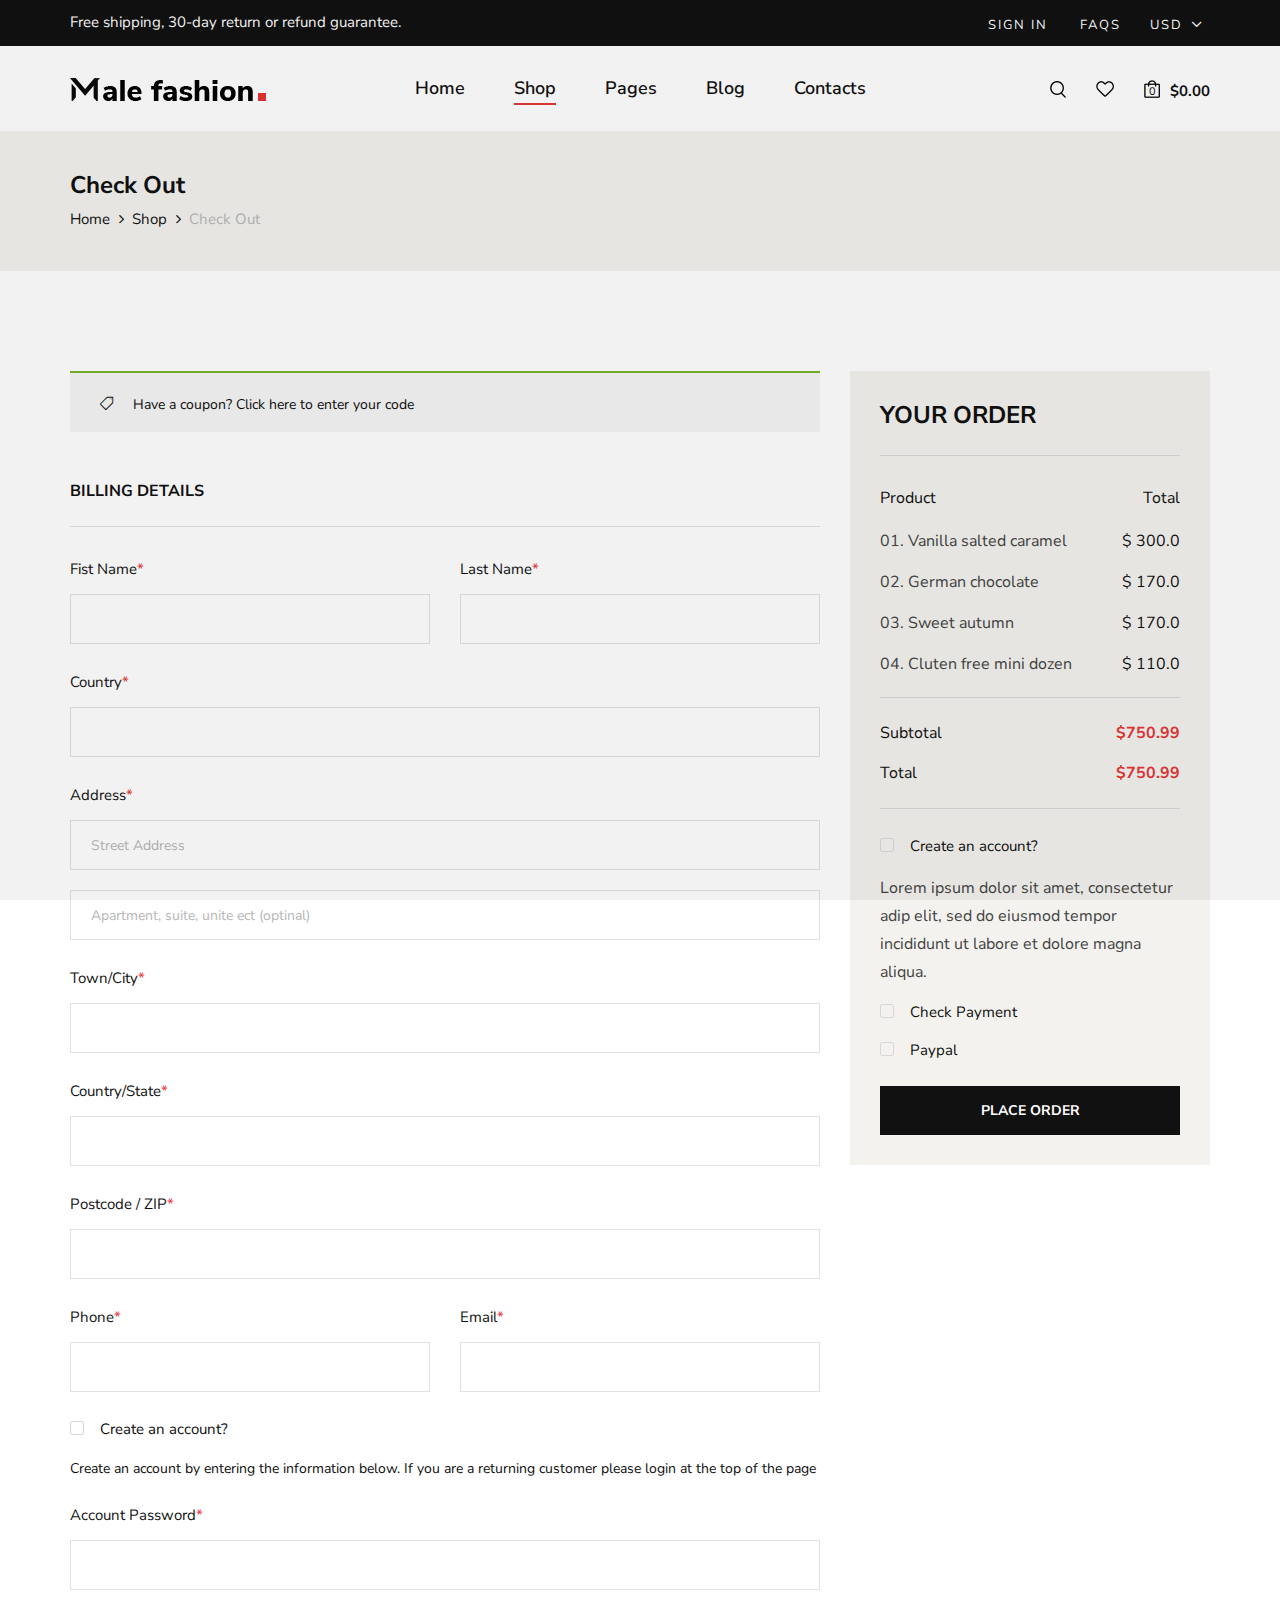
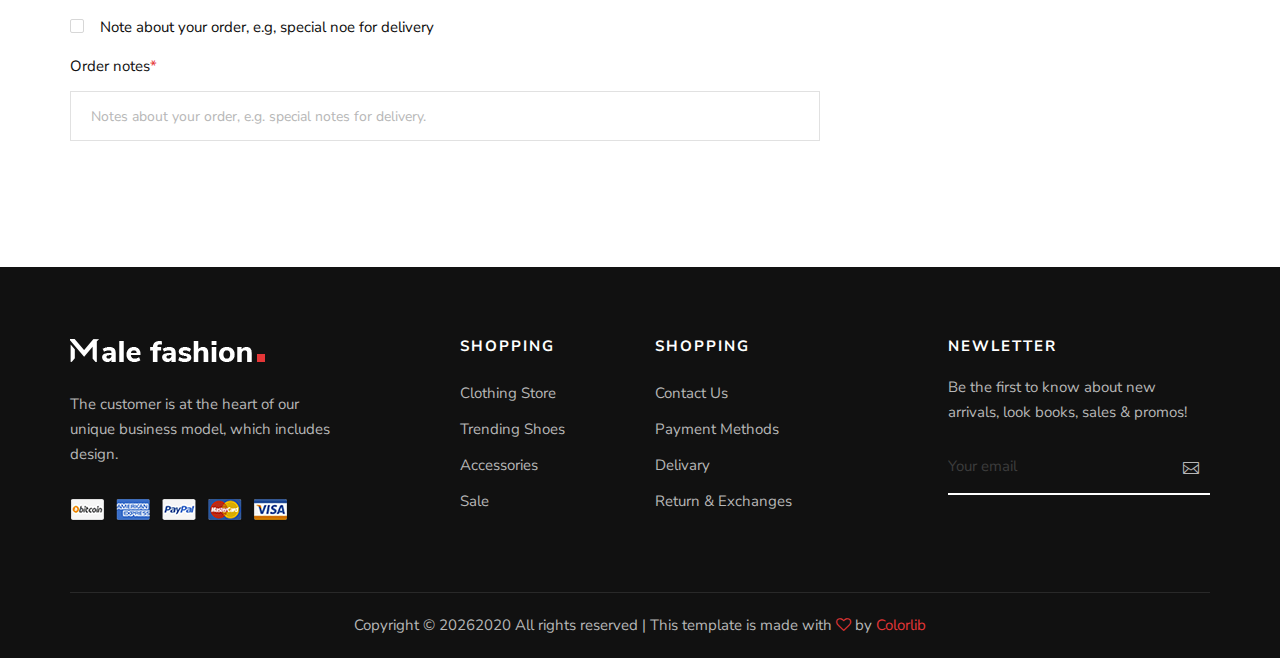
<file: public/malefashion-master/checkout.html>
<!DOCTYPE html>
<html lang="zxx">

<head>
    <meta charset="UTF-8">
    <meta name="description" content="Male_Fashion Template">
    <meta name="keywords" content="Male_Fashion, unica, creative, html">
    <meta name="viewport" content="width=device-width, initial-scale=1.0">
    <meta http-equiv="X-UA-Compatible" content="ie=edge">
    <title>Male-Fashion | Template</title>

    <!-- Google Font -->
    <link href="https://fonts.googleapis.com/css2?family=Nunito+Sans:wght@300;400;600;700;800;900&display=swap"
    rel="stylesheet">

    <!-- Css Styles -->
    <link rel="stylesheet" href="css/bootstrap.min.css" type="text/css">
    <link rel="stylesheet" href="css/font-awesome.min.css" type="text/css">
    <link rel="stylesheet" href="css/elegant-icons.css" type="text/css">
    <link rel="stylesheet" href="css/magnific-popup.css" type="text/css">
    <link rel="stylesheet" href="css/nice-select.css" type="text/css">
    <link rel="stylesheet" href="css/owl.carousel.min.css" type="text/css">
    <link rel="stylesheet" href="css/slicknav.min.css" type="text/css">
    <link rel="stylesheet" href="css/style.css" type="text/css">
</head>

<body>
    <!-- Page Preloder -->
    <div id="preloder">
        <div class="loader"></div>
    </div>

    <!-- Offcanvas Menu Begin -->
    <div class="offcanvas-menu-overlay"></div>
    <div class="offcanvas-menu-wrapper">
        <div class="offcanvas__option">
            <div class="offcanvas__links">
                <a href="#">Sign in</a>
                <a href="#">FAQs</a>
            </div>
            <div class="offcanvas__top__hover">
                <span>Usd <i class="arrow_carrot-down"></i></span>
                <ul>
                    <li>USD</li>
                    <li>EUR</li>
                    <li>USD</li>
                </ul>
            </div>
        </div>
        <div class="offcanvas__nav__option">
            <a href="#" class="search-switch"><img src="img/icon/search.png" alt=""></a>
            <a href="#"><img src="img/icon/heart.png" alt=""></a>
            <a href="#"><img src="img/icon/cart.png" alt=""> <span>0</span></a>
            <div class="price">$0.00</div>
        </div>
        <div id="mobile-menu-wrap"></div>
        <div class="offcanvas__text">
            <p>Free shipping, 30-day return or refund guarantee.</p>
        </div>
    </div>
    <!-- Offcanvas Menu End -->

    <!-- Header Section Begin -->
    <header class="header">
        <div class="header__top">
            <div class="container">
                <div class="row">
                    <div class="col-lg-6 col-md-7">
                        <div class="header__top__left">
                            <p>Free shipping, 30-day return or refund guarantee.</p>
                        </div>
                    </div>
                    <div class="col-lg-6 col-md-5">
                        <div class="header__top__right">
                            <div class="header__top__links">
                                <a href="#">Sign in</a>
                                <a href="#">FAQs</a>
                            </div>
                            <div class="header__top__hover">
                                <span>Usd <i class="arrow_carrot-down"></i></span>
                                <ul>
                                    <li>USD</li>
                                    <li>EUR</li>
                                    <li>USD</li>
                                </ul>
                            </div>
                        </div>
                    </div>
                </div>
            </div>
        </div>
        <div class="container">
            <div class="row">
                <div class="col-lg-3 col-md-3">
                    <div class="header__logo">
                        <a href="./index.html"><img src="img/logo.png" alt=""></a>
                    </div>
                </div>
                <div class="col-lg-6 col-md-6">
                    <nav class="header__menu mobile-menu">
                        <ul>
                            <li><a href="./index.html">Home</a></li>
                            <li class="active"><a href="./shop.html">Shop</a></li>
                            <li><a href="#">Pages</a>
                                <ul class="dropdown">
                                    <li><a href="./about.html">About Us</a></li>
                                    <li><a href="./shop-details.html">Shop Details</a></li>
                                    <li><a href="./shopping-cart.html">Shopping Cart</a></li>
                                    <li><a href="./checkout.html">Check Out</a></li>
                                    <li><a href="./blog-details.html">Blog Details</a></li>
                                </ul>
                            </li>
                            <li><a href="./blog.html">Blog</a></li>
                            <li><a href="./contact.html">Contacts</a></li>
                        </ul>
                    </nav>
                </div>
                <div class="col-lg-3 col-md-3">
                    <div class="header__nav__option">
                        <a href="#" class="search-switch"><img src="img/icon/search.png" alt=""></a>
                        <a href="#"><img src="img/icon/heart.png" alt=""></a>
                        <a href="#"><img src="img/icon/cart.png" alt=""> <span>0</span></a>
                        <div class="price">$0.00</div>
                    </div>
                </div>
            </div>
            <div class="canvas__open"><i class="fa fa-bars"></i></div>
        </div>
    </header>
    <!-- Header Section End -->

    <!-- Breadcrumb Section Begin -->
    <section class="breadcrumb-option">
        <div class="container">
            <div class="row">
                <div class="col-lg-12">
                    <div class="breadcrumb__text">
                        <h4>Check Out</h4>
                        <div class="breadcrumb__links">
                            <a href="./index.html">Home</a>
                            <a href="./shop.html">Shop</a>
                            <span>Check Out</span>
                        </div>
                    </div>
                </div>
            </div>
        </div>
    </section>
    <!-- Breadcrumb Section End -->

    <!-- Checkout Section Begin -->
    <section class="checkout spad">
        <div class="container">
            <div class="checkout__form">
                <form action="#">
                    <div class="row">
                        <div class="col-lg-8 col-md-6">
                            <h6 class="coupon__code"><span class="icon_tag_alt"></span> Have a coupon? <a href="#">Click
                            here</a> to enter your code</h6>
                            <h6 class="checkout__title">Billing Details</h6>
                            <div class="row">
                                <div class="col-lg-6">
                                    <div class="checkout__input">
                                        <p>Fist Name<span>*</span></p>
                                        <input type="text">
                                    </div>
                                </div>
                                <div class="col-lg-6">
                                    <div class="checkout__input">
                                        <p>Last Name<span>*</span></p>
                                        <input type="text">
                                    </div>
                                </div>
                            </div>
                            <div class="checkout__input">
                                <p>Country<span>*</span></p>
                                <input type="text">
                            </div>
                            <div class="checkout__input">
                                <p>Address<span>*</span></p>
                                <input type="text" placeholder="Street Address" class="checkout__input__add">
                                <input type="text" placeholder="Apartment, suite, unite ect (optinal)">
                            </div>
                            <div class="checkout__input">
                                <p>Town/City<span>*</span></p>
                                <input type="text">
                            </div>
                            <div class="checkout__input">
                                <p>Country/State<span>*</span></p>
                                <input type="text">
                            </div>
                            <div class="checkout__input">
                                <p>Postcode / ZIP<span>*</span></p>
                                <input type="text">
                            </div>
                            <div class="row">
                                <div class="col-lg-6">
                                    <div class="checkout__input">
                                        <p>Phone<span>*</span></p>
                                        <input type="text">
                                    </div>
                                </div>
                                <div class="col-lg-6">
                                    <div class="checkout__input">
                                        <p>Email<span>*</span></p>
                                        <input type="text">
                                    </div>
                                </div>
                            </div>
                            <div class="checkout__input__checkbox">
                                <label for="acc">
                                    Create an account?
                                    <input type="checkbox" id="acc">
                                    <span class="checkmark"></span>
                                </label>
                                <p>Create an account by entering the information below. If you are a returning customer
                                please login at the top of the page</p>
                            </div>
                            <div class="checkout__input">
                                <p>Account Password<span>*</span></p>
                                <input type="text">
                            </div>
                            <div class="checkout__input__checkbox">
                                <label for="diff-acc">
                                    Note about your order, e.g, special noe for delivery
                                    <input type="checkbox" id="diff-acc">
                                    <span class="checkmark"></span>
                                </label>
                            </div>
                            <div class="checkout__input">
                                <p>Order notes<span>*</span></p>
                                <input type="text"
                                placeholder="Notes about your order, e.g. special notes for delivery.">
                            </div>
                        </div>
                        <div class="col-lg-4 col-md-6">
                            <div class="checkout__order">
                                <h4 class="order__title">Your order</h4>
                                <div class="checkout__order__products">Product <span>Total</span></div>
                                <ul class="checkout__total__products">
                                    <li>01. Vanilla salted caramel <span>$ 300.0</span></li>
                                    <li>02. German chocolate <span>$ 170.0</span></li>
                                    <li>03. Sweet autumn <span>$ 170.0</span></li>
                                    <li>04. Cluten free mini dozen <span>$ 110.0</span></li>
                                </ul>
                                <ul class="checkout__total__all">
                                    <li>Subtotal <span>$750.99</span></li>
                                    <li>Total <span>$750.99</span></li>
                                </ul>
                                <div class="checkout__input__checkbox">
                                    <label for="acc-or">
                                        Create an account?
                                        <input type="checkbox" id="acc-or">
                                        <span class="checkmark"></span>
                                    </label>
                                </div>
                                <p>Lorem ipsum dolor sit amet, consectetur adip elit, sed do eiusmod tempor incididunt
                                ut labore et dolore magna aliqua.</p>
                                <div class="checkout__input__checkbox">
                                    <label for="payment">
                                        Check Payment
                                        <input type="checkbox" id="payment">
                                        <span class="checkmark"></span>
                                    </label>
                                </div>
                                <div class="checkout__input__checkbox">
                                    <label for="paypal">
                                        Paypal
                                        <input type="checkbox" id="paypal">
                                        <span class="checkmark"></span>
                                    </label>
                                </div>
                                <button type="submit" class="site-btn">PLACE ORDER</button>
                            </div>
                        </div>
                    </div>
                </form>
            </div>
        </div>
    </section>
    <!-- Checkout Section End -->

    <!-- Footer Section Begin -->
    <footer class="footer">
        <div class="container">
            <div class="row">
                <div class="col-lg-3 col-md-6 col-sm-6">
                    <div class="footer__about">
                        <div class="footer__logo">
                            <a href="#"><img src="img/footer-logo.png" alt=""></a>
                        </div>
                        <p>The customer is at the heart of our unique business model, which includes design.</p>
                        <a href="#"><img src="img/payment.png" alt=""></a>
                    </div>
                </div>
                <div class="col-lg-2 offset-lg-1 col-md-3 col-sm-6">
                    <div class="footer__widget">
                        <h6>Shopping</h6>
                        <ul>
                            <li><a href="#">Clothing Store</a></li>
                            <li><a href="#">Trending Shoes</a></li>
                            <li><a href="#">Accessories</a></li>
                            <li><a href="#">Sale</a></li>
                        </ul>
                    </div>
                </div>
                <div class="col-lg-2 col-md-3 col-sm-6">
                    <div class="footer__widget">
                        <h6>Shopping</h6>
                        <ul>
                            <li><a href="#">Contact Us</a></li>
                            <li><a href="#">Payment Methods</a></li>
                            <li><a href="#">Delivary</a></li>
                            <li><a href="#">Return & Exchanges</a></li>
                        </ul>
                    </div>
                </div>
                <div class="col-lg-3 offset-lg-1 col-md-6 col-sm-6">
                    <div class="footer__widget">
                        <h6>NewLetter</h6>
                        <div class="footer__newslatter">
                            <p>Be the first to know about new arrivals, look books, sales & promos!</p>
                            <form action="#">
                                <input type="text" placeholder="Your email">
                                <button type="submit"><span class="icon_mail_alt"></span></button>
                            </form>
                        </div>
                    </div>
                </div>
            </div>
            <div class="row">
                <div class="col-lg-12 text-center">
                    <div class="footer__copyright__text">
                        <!-- Link back to Colorlib can't be removed. Template is licensed under CC BY 3.0. -->
                        <p>Copyright ©
                            <script>
                                document.write(new Date().getFullYear());
                            </script>2020
                            All rights reserved | This template is made with <i class="fa fa-heart-o"
                            aria-hidden="true"></i> by <a href="https://colorlib.com" target="_blank">Colorlib</a>
                        </p>
                        <!-- Link back to Colorlib can't be removed. Template is licensed under CC BY 3.0. -->
                    </div>
                </div>
            </div>
        </div>
    </footer>
    <!-- Footer Section End -->

    <!-- Search Begin -->
    <div class="search-model">
        <div class="h-100 d-flex align-items-center justify-content-center">
            <div class="search-close-switch">+</div>
            <form class="search-model-form">
                <input type="text" id="search-input" placeholder="Search here.....">
            </form>
        </div>
    </div>
    <!-- Search End -->

    <!-- Js Plugins -->
    <script src="js/jquery-3.3.1.min.js"></script>
    <script src="js/bootstrap.min.js"></script>
    <script src="js/jquery.nice-select.min.js"></script>
    <script src="js/jquery.nicescroll.min.js"></script>
    <script src="js/jquery.magnific-popup.min.js"></script>
    <script src="js/jquery.countdown.min.js"></script>
    <script src="js/jquery.slicknav.js"></script>
    <script src="js/mixitup.min.js"></script>
    <script src="js/owl.carousel.min.js"></script>
    <script src="js/main.js"></script>
</body>

</html>
</file>
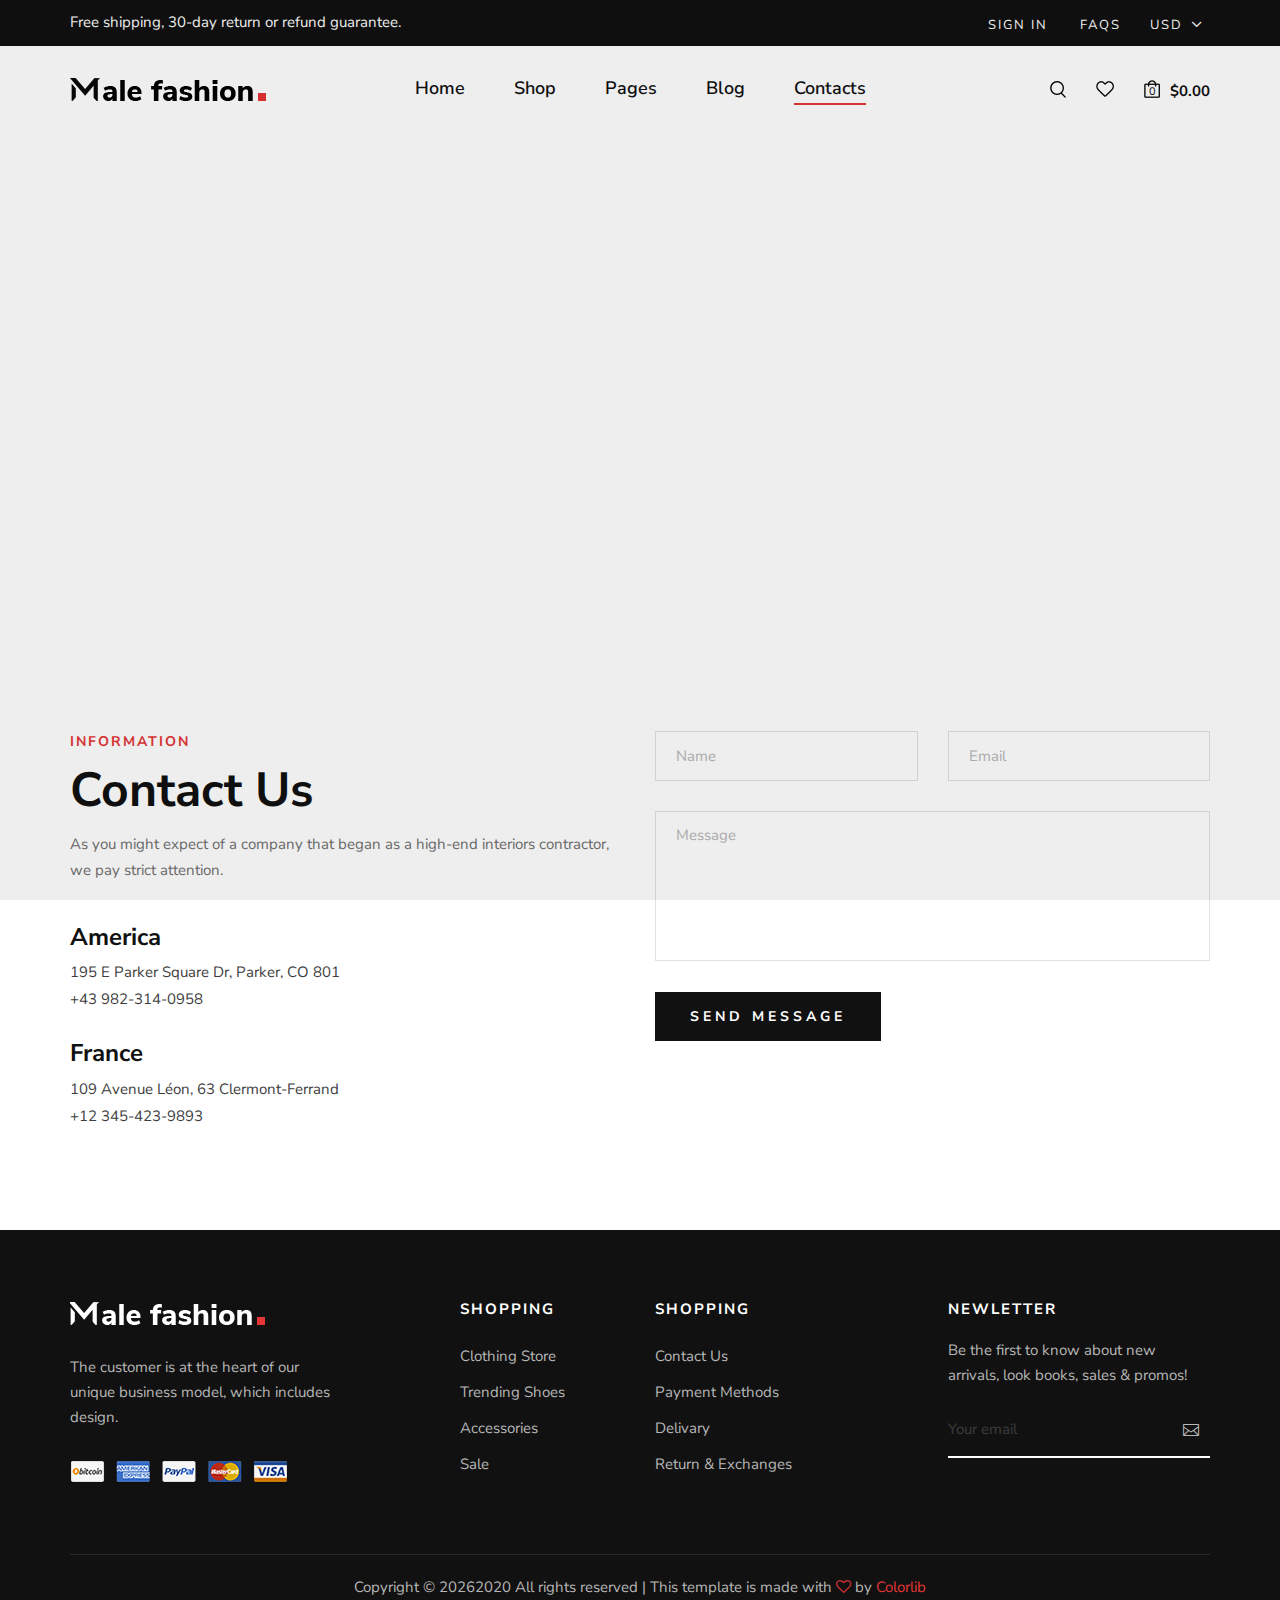
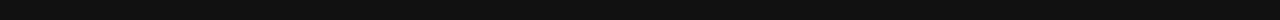
<file: public/malefashion-master/contact.html>
<!DOCTYPE html>
<html lang="zxx">

<head>
    <meta charset="UTF-8">
    <meta name="description" content="Male_Fashion Template">
    <meta name="keywords" content="Male_Fashion, unica, creative, html">
    <meta name="viewport" content="width=device-width, initial-scale=1.0">
    <meta http-equiv="X-UA-Compatible" content="ie=edge">
    <title>Male-Fashion | Template</title>

    <!-- Google Font -->
    <link href="https://fonts.googleapis.com/css2?family=Nunito+Sans:wght@300;400;600;700;800;900&display=swap"
        rel="stylesheet">

    <!-- Css Styles -->
    <link rel="stylesheet" href="css/bootstrap.min.css" type="text/css">
    <link rel="stylesheet" href="css/font-awesome.min.css" type="text/css">
    <link rel="stylesheet" href="css/elegant-icons.css" type="text/css">
    <link rel="stylesheet" href="css/magnific-popup.css" type="text/css">
    <link rel="stylesheet" href="css/nice-select.css" type="text/css">
    <link rel="stylesheet" href="css/owl.carousel.min.css" type="text/css">
    <link rel="stylesheet" href="css/slicknav.min.css" type="text/css">
    <link rel="stylesheet" href="css/style.css" type="text/css">
</head>

<body>
    <!-- Page Preloder -->
    <div id="preloder">
        <div class="loader"></div>
    </div>

    <!-- Offcanvas Menu Begin -->
    <div class="offcanvas-menu-overlay"></div>
    <div class="offcanvas-menu-wrapper">
        <div class="offcanvas__option">
            <div class="offcanvas__links">
                <a href="#">Sign in</a>
                <a href="#">FAQs</a>
            </div>
            <div class="offcanvas__top__hover">
                <span>Usd <i class="arrow_carrot-down"></i></span>
                <ul>
                    <li>USD</li>
                    <li>EUR</li>
                    <li>USD</li>
                </ul>
            </div>
        </div>
        <div class="offcanvas__nav__option">
            <a href="#" class="search-switch"><img src="img/icon/search.png" alt=""></a>
            <a href="#"><img src="img/icon/heart.png" alt=""></a>
            <a href="#"><img src="img/icon/cart.png" alt=""> <span>0</span></a>
            <div class="price">$0.00</div>
        </div>
        <div id="mobile-menu-wrap"></div>
        <div class="offcanvas__text">
            <p>Free shipping, 30-day return or refund guarantee.</p>
        </div>
    </div>
    <!-- Offcanvas Menu End -->

    <!-- Header Section Begin -->
    <header class="header">
        <div class="header__top">
            <div class="container">
                <div class="row">
                    <div class="col-lg-6 col-md-7">
                        <div class="header__top__left">
                            <p>Free shipping, 30-day return or refund guarantee.</p>
                        </div>
                    </div>
                    <div class="col-lg-6 col-md-5">
                        <div class="header__top__right">
                            <div class="header__top__links">
                                <a href="#">Sign in</a>
                                <a href="#">FAQs</a>
                            </div>
                            <div class="header__top__hover">
                                <span>Usd <i class="arrow_carrot-down"></i></span>
                                <ul>
                                    <li>USD</li>
                                    <li>EUR</li>
                                    <li>USD</li>
                                </ul>
                            </div>
                        </div>
                    </div>
                </div>
            </div>
        </div>
        <div class="container">
            <div class="row">
                <div class="col-lg-3 col-md-3">
                    <div class="header__logo">
                        <a href="./index.html"><img src="img/logo.png" alt=""></a>
                    </div>
                </div>
                <div class="col-lg-6 col-md-6">
                    <nav class="header__menu mobile-menu">
                        <ul>
                            <li><a href="./index.html">Home</a></li>
                            <li><a href="./shop.html">Shop</a></li>
                            <li><a href="#">Pages</a>
                                <ul class="dropdown">
                                    <li><a href="./about.html">About Us</a></li>
                                    <li><a href="./shop-details.html">Shop Details</a></li>
                                    <li><a href="./shopping-cart.html">Shopping Cart</a></li>
                                    <li><a href="./checkout.html">Check Out</a></li>
                                    <li><a href="./blog-details.html">Blog Details</a></li>
                                </ul>
                            </li>
                            <li><a href="./blog.html">Blog</a></li>
                            <li class="active"><a href="./contact.html">Contacts</a></li>
                        </ul>
                    </nav>
                </div>
                <div class="col-lg-3 col-md-3">
                    <div class="header__nav__option">
                        <a href="#" class="search-switch"><img src="img/icon/search.png" alt=""></a>
                        <a href="#"><img src="img/icon/heart.png" alt=""></a>
                        <a href="#"><img src="img/icon/cart.png" alt=""> <span>0</span></a>
                        <div class="price">$0.00</div>
                    </div>
                </div>
            </div>
            <div class="canvas__open"><i class="fa fa-bars"></i></div>
        </div>
    </header>
    <!-- Header Section End -->

    <!-- Map Begin -->
    <div class="map">
        <iframe src="https://www.google.com/maps/embed?pb=!1m18!1m12!1m3!1d111551.9926412813!2d-90.27317134641879!3d38.606612219170856!2m3!1f0!2f0!3f0!3m2!1i1024!2i768!4f13.1!3m3!1m2!1s0x54eab584e432360b%3A0x1c3bb99243deb742!2sUnited%20States!5e0!3m2!1sen!2sbd!4v1597926938024!5m2!1sen!2sbd" height="500" style="border:0;" allowfullscreen="" aria-hidden="false" tabindex="0"></iframe>
    </div>
    <!-- Map End -->

    <!-- Contact Section Begin -->
    <section class="contact spad">
        <div class="container">
            <div class="row">
                <div class="col-lg-6 col-md-6">
                    <div class="contact__text">
                        <div class="section-title">
                            <span>Information</span>
                            <h2>Contact Us</h2>
                            <p>As you might expect of a company that began as a high-end interiors contractor, we pay
                                strict attention.</p>
                        </div>
                        <ul>
                            <li>
                                <h4>America</h4>
                                <p>195 E Parker Square Dr, Parker, CO 801 <br />+43 982-314-0958</p>
                            </li>
                            <li>
                                <h4>France</h4>
                                <p>109 Avenue Léon, 63 Clermont-Ferrand <br />+12 345-423-9893</p>
                            </li>
                        </ul>
                    </div>
                </div>
                <div class="col-lg-6 col-md-6">
                    <div class="contact__form">
                        <form action="#">
                            <div class="row">
                                <div class="col-lg-6">
                                    <input type="text" placeholder="Name">
                                </div>
                                <div class="col-lg-6">
                                    <input type="text" placeholder="Email">
                                </div>
                                <div class="col-lg-12">
                                    <textarea placeholder="Message"></textarea>
                                    <button type="submit" class="site-btn">Send Message</button>
                                </div>
                            </div>
                        </form>
                    </div>
                </div>
            </div>
        </div>
    </section>
    <!-- Contact Section End -->

    <!-- Footer Section Begin -->
    <footer class="footer">
        <div class="container">
            <div class="row">
                <div class="col-lg-3 col-md-6 col-sm-6">
                    <div class="footer__about">
                        <div class="footer__logo">
                            <a href="#"><img src="img/footer-logo.png" alt=""></a>
                        </div>
                        <p>The customer is at the heart of our unique business model, which includes design.</p>
                        <a href="#"><img src="img/payment.png" alt=""></a>
                    </div>
                </div>
                <div class="col-lg-2 offset-lg-1 col-md-3 col-sm-6">
                    <div class="footer__widget">
                        <h6>Shopping</h6>
                        <ul>
                            <li><a href="#">Clothing Store</a></li>
                            <li><a href="#">Trending Shoes</a></li>
                            <li><a href="#">Accessories</a></li>
                            <li><a href="#">Sale</a></li>
                        </ul>
                    </div>
                </div>
                <div class="col-lg-2 col-md-3 col-sm-6">
                    <div class="footer__widget">
                        <h6>Shopping</h6>
                        <ul>
                            <li><a href="#">Contact Us</a></li>
                            <li><a href="#">Payment Methods</a></li>
                            <li><a href="#">Delivary</a></li>
                            <li><a href="#">Return & Exchanges</a></li>
                        </ul>
                    </div>
                </div>
                <div class="col-lg-3 offset-lg-1 col-md-6 col-sm-6">
                    <div class="footer__widget">
                        <h6>NewLetter</h6>
                        <div class="footer__newslatter">
                            <p>Be the first to know about new arrivals, look books, sales & promos!</p>
                            <form action="#">
                                <input type="text" placeholder="Your email">
                                <button type="submit"><span class="icon_mail_alt"></span></button>
                            </form>
                        </div>
                    </div>
                </div>
            </div>
            <div class="row">
                <div class="col-lg-12 text-center">
                    <div class="footer__copyright__text">
                        <!-- Link back to Colorlib can't be removed. Template is licensed under CC BY 3.0. -->
                        <p>Copyright ©
                            <script>
                                document.write(new Date().getFullYear());
                            </script>2020
                            All rights reserved | This template is made with <i class="fa fa-heart-o"
                                aria-hidden="true"></i> by <a href="https://colorlib.com" target="_blank">Colorlib</a>
                        </p>
                        <!-- Link back to Colorlib can't be removed. Template is licensed under CC BY 3.0. -->
                    </div>
                </div>
            </div>
        </div>
    </footer>
    <!-- Footer Section End -->

    <!-- Search Begin -->
    <div class="search-model">
        <div class="h-100 d-flex align-items-center justify-content-center">
            <div class="search-close-switch">+</div>
            <form class="search-model-form">
                <input type="text" id="search-input" placeholder="Search here.....">
            </form>
        </div>
    </div>
    <!-- Search End -->

    <!-- Js Plugins -->
    <script src="js/jquery-3.3.1.min.js"></script>
    <script src="js/bootstrap.min.js"></script>
    <script src="js/jquery.nice-select.min.js"></script>
    <script src="js/jquery.nicescroll.min.js"></script>
    <script src="js/jquery.magnific-popup.min.js"></script>
    <script src="js/jquery.countdown.min.js"></script>
    <script src="js/jquery.slicknav.js"></script>
    <script src="js/mixitup.min.js"></script>
    <script src="js/owl.carousel.min.js"></script>
    <script src="js/main.js"></script>
</body>

</html>
</file>
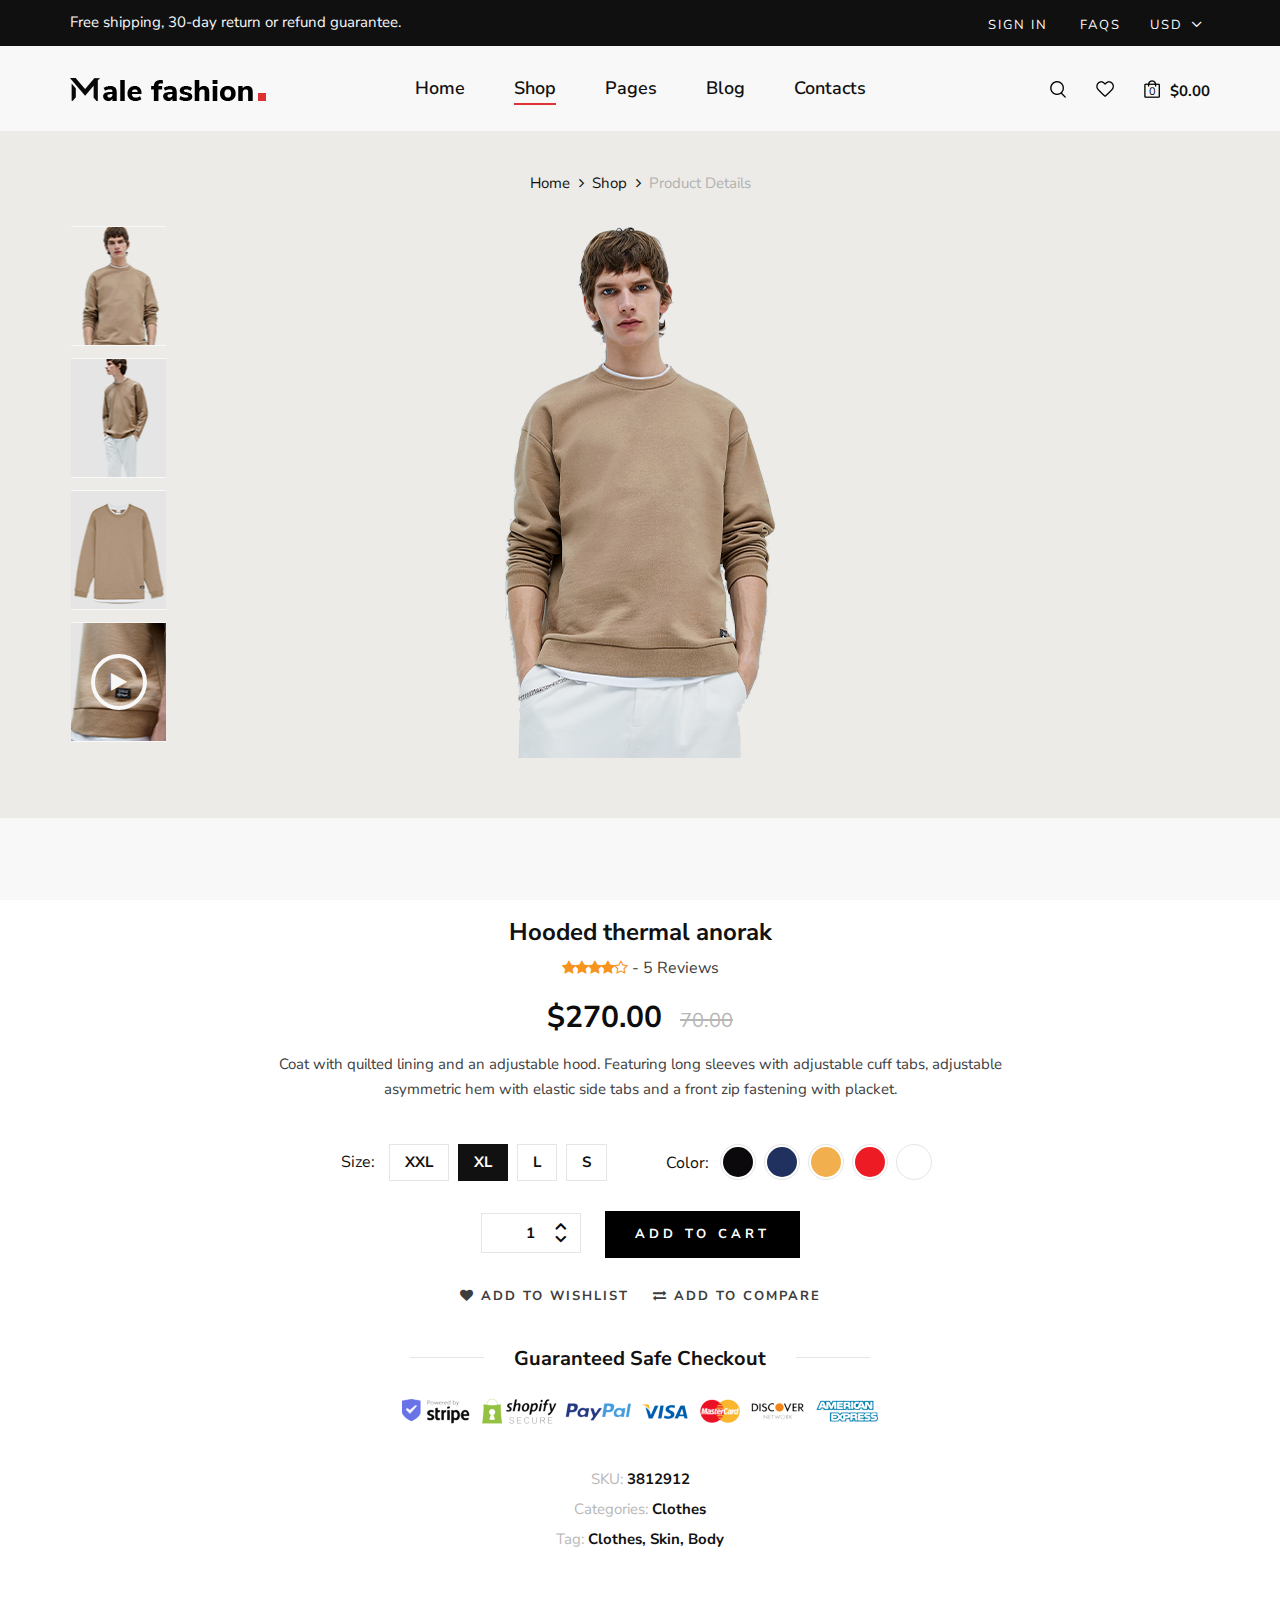
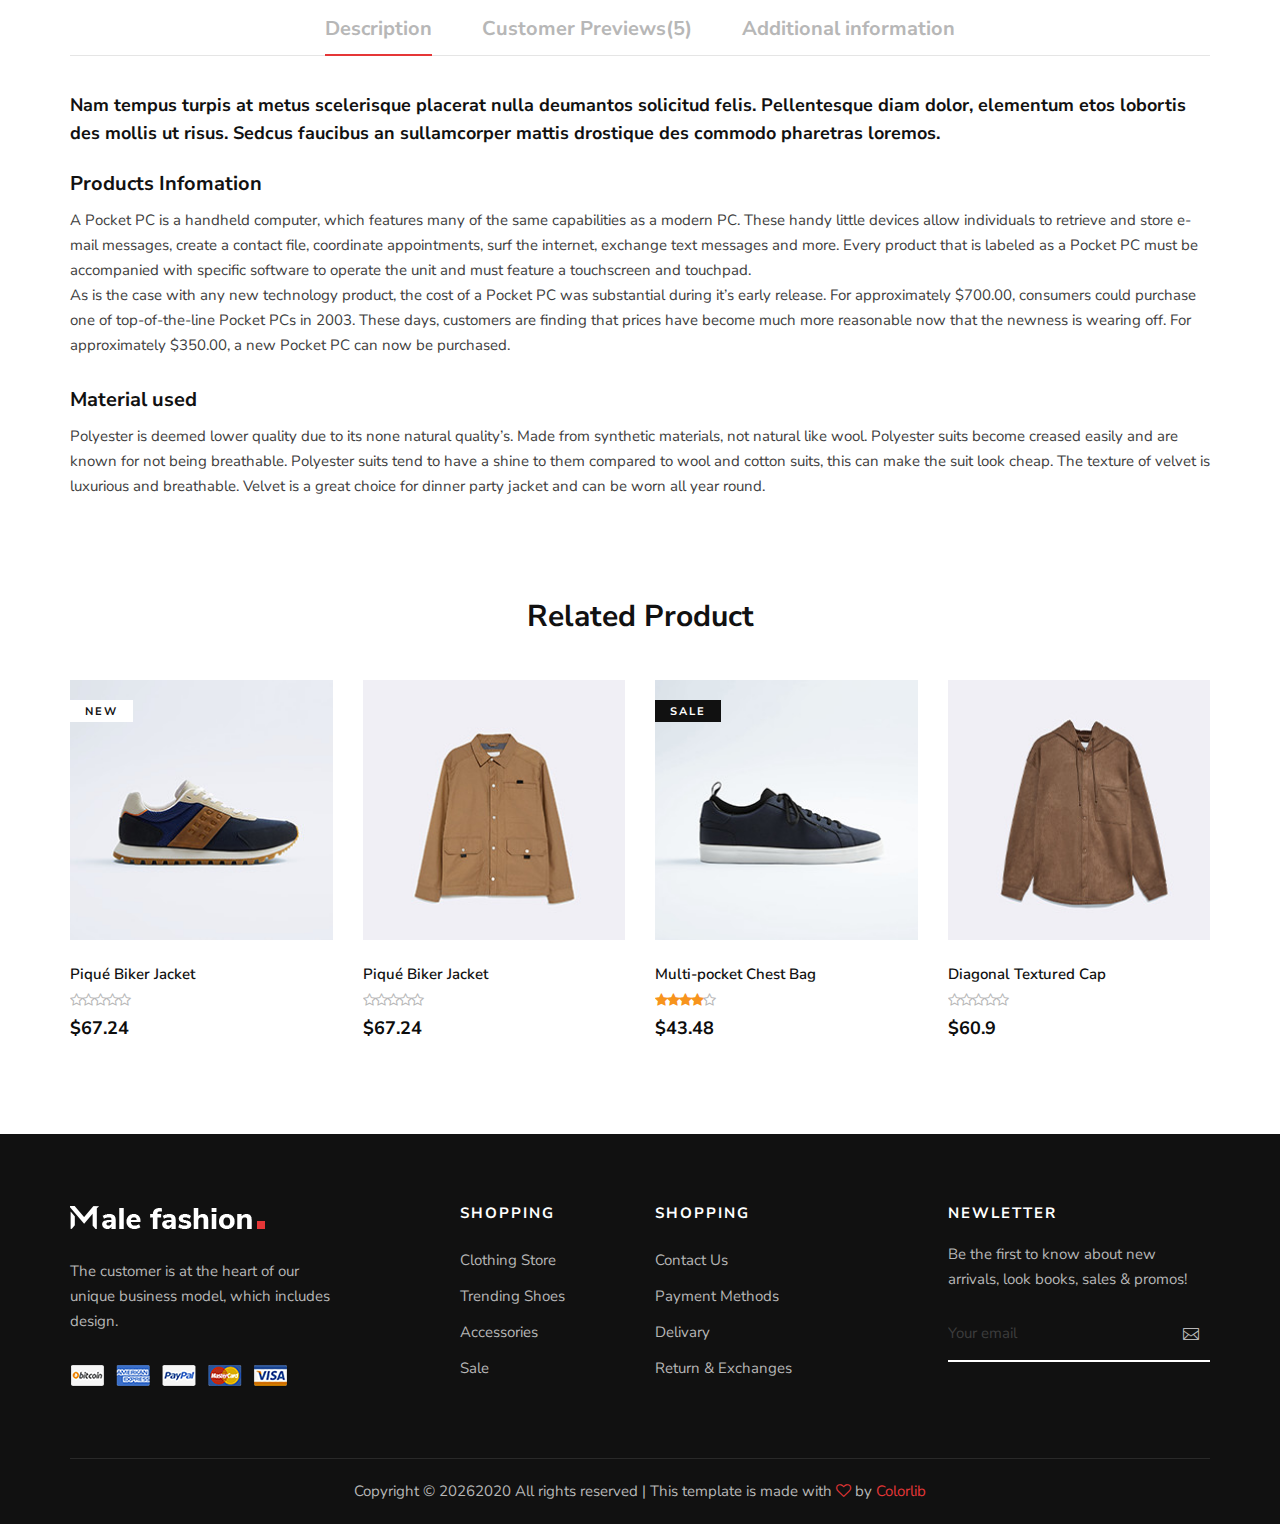
<file: public/malefashion-master/shop-details.html>
<!DOCTYPE html>
<html lang="zxx">

<head>
    <meta charset="UTF-8">
    <meta name="description" content="Male_Fashion Template">
    <meta name="keywords" content="Male_Fashion, unica, creative, html">
    <meta name="viewport" content="width=device-width, initial-scale=1.0">
    <meta http-equiv="X-UA-Compatible" content="ie=edge">
    <title>Male-Fashion | Template</title>

    <!-- Google Font -->
    <link href="https://fonts.googleapis.com/css2?family=Nunito+Sans:wght@300;400;600;700;800;900&display=swap"
    rel="stylesheet">

    <!-- Css Styles -->
    <link rel="stylesheet" href="css/bootstrap.min.css" type="text/css">
    <link rel="stylesheet" href="css/font-awesome.min.css" type="text/css">
    <link rel="stylesheet" href="css/elegant-icons.css" type="text/css">
    <link rel="stylesheet" href="css/magnific-popup.css" type="text/css">
    <link rel="stylesheet" href="css/nice-select.css" type="text/css">
    <link rel="stylesheet" href="css/owl.carousel.min.css" type="text/css">
    <link rel="stylesheet" href="css/slicknav.min.css" type="text/css">
    <link rel="stylesheet" href="css/style.css" type="text/css">
</head>

<body>
    <!-- Page Preloder -->
    <div id="preloder">
        <div class="loader"></div>
    </div>

    <!-- Offcanvas Menu Begin -->
    <div class="offcanvas-menu-overlay"></div>
    <div class="offcanvas-menu-wrapper">
        <div class="offcanvas__option">
            <div class="offcanvas__links">
                <a href="#">Sign in</a>
                <a href="#">FAQs</a>
            </div>
            <div class="offcanvas__top__hover">
                <span>Usd <i class="arrow_carrot-down"></i></span>
                <ul>
                    <li>USD</li>
                    <li>EUR</li>
                    <li>USD</li>
                </ul>
            </div>
        </div>
        <div class="offcanvas__nav__option">
            <a href="#" class="search-switch"><img src="img/icon/search.png" alt=""></a>
            <a href="#"><img src="img/icon/heart.png" alt=""></a>
            <a href="#"><img src="img/icon/cart.png" alt=""> <span>0</span></a>
            <div class="price">$0.00</div>
        </div>
        <div id="mobile-menu-wrap"></div>
        <div class="offcanvas__text">
            <p>Free shipping, 30-day return or refund guarantee.</p>
        </div>
    </div>
    <!-- Offcanvas Menu End -->

    <!-- Header Section Begin -->
    <header class="header">
        <div class="header__top">
            <div class="container">
                <div class="row">
                    <div class="col-lg-6 col-md-7">
                        <div class="header__top__left">
                            <p>Free shipping, 30-day return or refund guarantee.</p>
                        </div>
                    </div>
                    <div class="col-lg-6 col-md-5">
                        <div class="header__top__right">
                            <div class="header__top__links">
                                <a href="#">Sign in</a>
                                <a href="#">FAQs</a>
                            </div>
                            <div class="header__top__hover">
                                <span>Usd <i class="arrow_carrot-down"></i></span>
                                <ul>
                                    <li>USD</li>
                                    <li>EUR</li>
                                    <li>USD</li>
                                </ul>
                            </div>
                        </div>
                    </div>
                </div>
            </div>
        </div>
        <div class="container">
            <div class="row">
                <div class="col-lg-3 col-md-3">
                    <div class="header__logo">
                        <a href="./inex.html"><img src="img/logo.png" alt=""></a>
                    </div>
                </div>
                <div class="col-lg-6 col-md-6">
                    <nav class="header__menu mobile-menu">
                        <ul>
                            <li><a href="./inex.html">Home</a></li>
                            <li class="active"><a href="./shop.html">Shop</a></li>
                            <li><a href="#">Pages</a>
                                <ul class="dropdown">
                                    <li><a href="./about.html">About Us</a></li>
                                    <li><a href="./shop-details.html">Shop Details</a></li>
                                    <li><a href="./shopping-cart.html">Shopping Cart</a></li>
                                    <li><a href="./checkout.html">Check Out</a></li>
                                    <li><a href="./blog-details.html">Blog Details</a></li>
                                </ul>
                            </li>
                            <li><a href="./blog.html">Blog</a></li>
                            <li><a href="./contact.html">Contacts</a></li>
                        </ul>
                    </nav>
                </div>
                <div class="col-lg-3 col-md-3">
                    <div class="header__nav__option">
                        <a href="#" class="search-switch"><img src="img/icon/search.png" alt=""></a>
                        <a href="#"><img src="img/icon/heart.png" alt=""></a>
                        <a href="#"><img src="img/icon/cart.png" alt=""> <span>0</span></a>
                        <div class="price">$0.00</div>
                    </div>
                </div>
            </div>
            <div class="canvas__open"><i class="fa fa-bars"></i></div>
        </div>
    </header>
    <!-- Header Section End -->

    <!-- Shop Details Section Begin -->
    <section class="shop-details">
        <div class="product__details__pic">
            <div class="container">
                <div class="row">
                    <div class="col-lg-12">
                        <div class="product__details__breadcrumb">
                            <a href="./index.html">Home</a>
                            <a href="./shop.html">Shop</a>
                            <span>Product Details</span>
                        </div>
                    </div>
                </div>
                <div class="row">
                    <div class="col-lg-3 col-md-3">
                        <ul class="nav nav-tabs" role="tablist">
                            <li class="nav-item">
                                <a class="nav-link active" data-toggle="tab" href="#tabs-1" role="tab">
                                    <div class="product__thumb__pic set-bg" data-setbg="img/shop-details/thumb-1.png">
                                    </div>
                                </a>
                            </li>
                            <li class="nav-item">
                                <a class="nav-link" data-toggle="tab" href="#tabs-2" role="tab">
                                    <div class="product__thumb__pic set-bg" data-setbg="img/shop-details/thumb-2.png">
                                    </div>
                                </a>
                            </li>
                            <li class="nav-item">
                                <a class="nav-link" data-toggle="tab" href="#tabs-3" role="tab">
                                    <div class="product__thumb__pic set-bg" data-setbg="img/shop-details/thumb-3.png">
                                    </div>
                                </a>
                            </li>
                            <li class="nav-item">
                                <a class="nav-link" data-toggle="tab" href="#tabs-4" role="tab">
                                    <div class="product__thumb__pic set-bg" data-setbg="img/shop-details/thumb-4.png">
                                        <i class="fa fa-play"></i>
                                    </div>
                                </a>
                            </li>
                        </ul>
                    </div>
                    <div class="col-lg-6 col-md-9">
                        <div class="tab-content">
                            <div class="tab-pane active" id="tabs-1" role="tabpanel">
                                <div class="product__details__pic__item">
                                    <img src="img/shop-details/product-big-2.png" alt="">
                                </div>
                            </div>
                            <div class="tab-pane" id="tabs-2" role="tabpanel">
                                <div class="product__details__pic__item">
                                    <img src="img/shop-details/product-big-3.png" alt="">
                                </div>
                            </div>
                            <div class="tab-pane" id="tabs-3" role="tabpanel">
                                <div class="product__details__pic__item">
                                    <img src="img/shop-details/product-big.png" alt="">
                                </div>
                            </div>
                            <div class="tab-pane" id="tabs-4" role="tabpanel">
                                <div class="product__details__pic__item">
                                    <img src="img/shop-details/product-big-4.png" alt="">
                                    <a href="https://www.youtube.com/watch?v=8PJ3_p7VqHw&list=RD8PJ3_p7VqHw&start_radio=1" class="video-popup"><i class="fa fa-play"></i></a>
                                </div>
                            </div>
                        </div>
                    </div>
                </div>
            </div>
        </div>
        <div class="product__details__content">
            <div class="container">
                <div class="row d-flex justify-content-center">
                    <div class="col-lg-8">
                        <div class="product__details__text">
                            <h4>Hooded thermal anorak</h4>
                            <div class="rating">
                                <i class="fa fa-star"></i>
                                <i class="fa fa-star"></i>
                                <i class="fa fa-star"></i>
                                <i class="fa fa-star"></i>
                                <i class="fa fa-star-o"></i>
                                <span> - 5 Reviews</span>
                            </div>
                            <h3>$270.00 <span>70.00</span></h3>
                            <p>Coat with quilted lining and an adjustable hood. Featuring long sleeves with adjustable
                                cuff tabs, adjustable asymmetric hem with elastic side tabs and a front zip fastening
                            with placket.</p>
                            <div class="product__details__option">
                                <div class="product__details__option__size">
                                    <span>Size:</span>
                                    <label for="xxl">xxl
                                        <input type="radio" id="xxl">
                                    </label>
                                    <label class="active" for="xl">xl
                                        <input type="radio" id="xl">
                                    </label>
                                    <label for="l">l
                                        <input type="radio" id="l">
                                    </label>
                                    <label for="sm">s
                                        <input type="radio" id="sm">
                                    </label>
                                </div>
                                <div class="product__details__option__color">
                                    <span>Color:</span>
                                    <label class="c-1" for="sp-1">
                                        <input type="radio" id="sp-1">
                                    </label>
                                    <label class="c-2" for="sp-2">
                                        <input type="radio" id="sp-2">
                                    </label>
                                    <label class="c-3" for="sp-3">
                                        <input type="radio" id="sp-3">
                                    </label>
                                    <label class="c-4" for="sp-4">
                                        <input type="radio" id="sp-4">
                                    </label>
                                    <label class="c-9" for="sp-9">
                                        <input type="radio" id="sp-9">
                                    </label>
                                </div>
                            </div>
                            <div class="product__details__cart__option">
                                <div class="quantity">
                                    <div class="pro-qty">
                                        <input type="text" value="1">
                                    </div>
                                </div>
                                <a href="#" class="primary-btn">add to cart</a>
                            </div>
                            <div class="product__details__btns__option">
                                <a href="#"><i class="fa fa-heart"></i> add to wishlist</a>
                                <a href="#"><i class="fa fa-exchange"></i> Add To Compare</a>
                            </div>
                            <div class="product__details__last__option">
                                <h5><span>Guaranteed Safe Checkout</span></h5>
                                <img src="img/shop-details/details-payment.png" alt="">
                                <ul>
                                    <li><span>SKU:</span> 3812912</li>
                                    <li><span>Categories:</span> Clothes</li>
                                    <li><span>Tag:</span> Clothes, Skin, Body</li>
                                </ul>
                            </div>
                        </div>
                    </div>
                </div>
                <div class="row">
                    <div class="col-lg-12">
                        <div class="product__details__tab">
                            <ul class="nav nav-tabs" role="tablist">
                                <li class="nav-item">
                                    <a class="nav-link active" data-toggle="tab" href="#tabs-5"
                                    role="tab">Description</a>
                                </li>
                                <li class="nav-item">
                                    <a class="nav-link" data-toggle="tab" href="#tabs-6" role="tab">Customer
                                    Previews(5)</a>
                                </li>
                                <li class="nav-item">
                                    <a class="nav-link" data-toggle="tab" href="#tabs-7" role="tab">Additional
                                    information</a>
                                </li>
                            </ul>
                            <div class="tab-content">
                                <div class="tab-pane active" id="tabs-5" role="tabpanel">
                                    <div class="product__details__tab__content">
                                        <p class="note">Nam tempus turpis at metus scelerisque placerat nulla deumantos
                                            solicitud felis. Pellentesque diam dolor, elementum etos lobortis des mollis
                                            ut risus. Sedcus faucibus an sullamcorper mattis drostique des commodo
                                        pharetras loremos.</p>
                                        <div class="product__details__tab__content__item">
                                            <h5>Products Infomation</h5>
                                            <p>A Pocket PC is a handheld computer, which features many of the same
                                                capabilities as a modern PC. These handy little devices allow
                                                individuals to retrieve and store e-mail messages, create a contact
                                                file, coordinate appointments, surf the internet, exchange text messages
                                                and more. Every product that is labeled as a Pocket PC must be
                                                accompanied with specific software to operate the unit and must feature
                                            a touchscreen and touchpad.</p>
                                            <p>As is the case with any new technology product, the cost of a Pocket PC
                                                was substantial during it’s early release. For approximately $700.00,
                                                consumers could purchase one of top-of-the-line Pocket PCs in 2003.
                                                These days, customers are finding that prices have become much more
                                                reasonable now that the newness is wearing off. For approximately
                                            $350.00, a new Pocket PC can now be purchased.</p>
                                        </div>
                                        <div class="product__details__tab__content__item">
                                            <h5>Material used</h5>
                                            <p>Polyester is deemed lower quality due to its none natural quality’s. Made
                                                from synthetic materials, not natural like wool. Polyester suits become
                                                creased easily and are known for not being breathable. Polyester suits
                                                tend to have a shine to them compared to wool and cotton suits, this can
                                                make the suit look cheap. The texture of velvet is luxurious and
                                                breathable. Velvet is a great choice for dinner party jacket and can be
                                            worn all year round.</p>
                                        </div>
                                    </div>
                                </div>
                                <div class="tab-pane" id="tabs-6" role="tabpanel">
                                    <div class="product__details__tab__content">
                                        <div class="product__details__tab__content__item">
                                            <h5>Products Infomation</h5>
                                            <p>A Pocket PC is a handheld computer, which features many of the same
                                                capabilities as a modern PC. These handy little devices allow
                                                individuals to retrieve and store e-mail messages, create a contact
                                                file, coordinate appointments, surf the internet, exchange text messages
                                                and more. Every product that is labeled as a Pocket PC must be
                                                accompanied with specific software to operate the unit and must feature
                                            a touchscreen and touchpad.</p>
                                            <p>As is the case with any new technology product, the cost of a Pocket PC
                                                was substantial during it’s early release. For approximately $700.00,
                                                consumers could purchase one of top-of-the-line Pocket PCs in 2003.
                                                These days, customers are finding that prices have become much more
                                                reasonable now that the newness is wearing off. For approximately
                                            $350.00, a new Pocket PC can now be purchased.</p>
                                        </div>
                                        <div class="product__details__tab__content__item">
                                            <h5>Material used</h5>
                                            <p>Polyester is deemed lower quality due to its none natural quality’s. Made
                                                from synthetic materials, not natural like wool. Polyester suits become
                                                creased easily and are known for not being breathable. Polyester suits
                                                tend to have a shine to them compared to wool and cotton suits, this can
                                                make the suit look cheap. The texture of velvet is luxurious and
                                                breathable. Velvet is a great choice for dinner party jacket and can be
                                            worn all year round.</p>
                                        </div>
                                    </div>
                                </div>
                                <div class="tab-pane" id="tabs-7" role="tabpanel">
                                    <div class="product__details__tab__content">
                                        <p class="note">Nam tempus turpis at metus scelerisque placerat nulla deumantos
                                            solicitud felis. Pellentesque diam dolor, elementum etos lobortis des mollis
                                            ut risus. Sedcus faucibus an sullamcorper mattis drostique des commodo
                                        pharetras loremos.</p>
                                        <div class="product__details__tab__content__item">
                                            <h5>Products Infomation</h5>
                                            <p>A Pocket PC is a handheld computer, which features many of the same
                                                capabilities as a modern PC. These handy little devices allow
                                                individuals to retrieve and store e-mail messages, create a contact
                                                file, coordinate appointments, surf the internet, exchange text messages
                                                and more. Every product that is labeled as a Pocket PC must be
                                                accompanied with specific software to operate the unit and must feature
                                            a touchscreen and touchpad.</p>
                                            <p>As is the case with any new technology product, the cost of a Pocket PC
                                                was substantial during it’s early release. For approximately $700.00,
                                                consumers could purchase one of top-of-the-line Pocket PCs in 2003.
                                                These days, customers are finding that prices have become much more
                                                reasonable now that the newness is wearing off. For approximately
                                            $350.00, a new Pocket PC can now be purchased.</p>
                                        </div>
                                        <div class="product__details__tab__content__item">
                                            <h5>Material used</h5>
                                            <p>Polyester is deemed lower quality due to its none natural quality’s. Made
                                                from synthetic materials, not natural like wool. Polyester suits become
                                                creased easily and are known for not being breathable. Polyester suits
                                                tend to have a shine to them compared to wool and cotton suits, this can
                                                make the suit look cheap. The texture of velvet is luxurious and
                                                breathable. Velvet is a great choice for dinner party jacket and can be
                                            worn all year round.</p>
                                        </div>
                                    </div>
                                </div>
                            </div>
                        </div>
                    </div>
                </div>
            </div>
        </div>
    </section>
    <!-- Shop Details Section End -->

    <!-- Related Section Begin -->
    <section class="related spad">
        <div class="container">
            <div class="row">
                <div class="col-lg-12">
                    <h3 class="related-title">Related Product</h3>
                </div>
            </div>
            <div class="row">
                <div class="col-lg-3 col-md-6 col-sm-6 col-sm-6">
                    <div class="product__item">
                        <div class="product__item__pic set-bg" data-setbg="img/product/product-1.jpg">
                            <span class="label">New</span>
                            <ul class="product__hover">
                                <li><a href="#"><img src="img/icon/heart.png" alt=""></a></li>
                                <li><a href="#"><img src="img/icon/compare.png" alt=""> <span>Compare</span></a></li>
                                <li><a href="#"><img src="img/icon/search.png" alt=""></a></li>
                            </ul>
                        </div>
                        <div class="product__item__text">
                            <h6>Piqué Biker Jacket</h6>
                            <a href="#" class="add-cart">+ Add To Cart</a>
                            <div class="rating">
                                <i class="fa fa-star-o"></i>
                                <i class="fa fa-star-o"></i>
                                <i class="fa fa-star-o"></i>
                                <i class="fa fa-star-o"></i>
                                <i class="fa fa-star-o"></i>
                            </div>
                            <h5>$67.24</h5>
                            <div class="product__color__select">
                                <label for="pc-1">
                                    <input type="radio" id="pc-1">
                                </label>
                                <label class="active black" for="pc-2">
                                    <input type="radio" id="pc-2">
                                </label>
                                <label class="grey" for="pc-3">
                                    <input type="radio" id="pc-3">
                                </label>
                            </div>
                        </div>
                    </div>
                </div>
                <div class="col-lg-3 col-md-6 col-sm-6 col-sm-6">
                    <div class="product__item">
                        <div class="product__item__pic set-bg" data-setbg="img/product/product-2.jpg">
                            <ul class="product__hover">
                                <li><a href="#"><img src="img/icon/heart.png" alt=""></a></li>
                                <li><a href="#"><img src="img/icon/compare.png" alt=""> <span>Compare</span></a></li>
                                <li><a href="#"><img src="img/icon/search.png" alt=""></a></li>
                            </ul>
                        </div>
                        <div class="product__item__text">
                            <h6>Piqué Biker Jacket</h6>
                            <a href="#" class="add-cart">+ Add To Cart</a>
                            <div class="rating">
                                <i class="fa fa-star-o"></i>
                                <i class="fa fa-star-o"></i>
                                <i class="fa fa-star-o"></i>
                                <i class="fa fa-star-o"></i>
                                <i class="fa fa-star-o"></i>
                            </div>
                            <h5>$67.24</h5>
                            <div class="product__color__select">
                                <label for="pc-4">
                                    <input type="radio" id="pc-4">
                                </label>
                                <label class="active black" for="pc-5">
                                    <input type="radio" id="pc-5">
                                </label>
                                <label class="grey" for="pc-6">
                                    <input type="radio" id="pc-6">
                                </label>
                            </div>
                        </div>
                    </div>
                </div>
                <div class="col-lg-3 col-md-6 col-sm-6 col-sm-6">
                    <div class="product__item sale">
                        <div class="product__item__pic set-bg" data-setbg="img/product/product-3.jpg">
                            <span class="label">Sale</span>
                            <ul class="product__hover">
                                <li><a href="#"><img src="img/icon/heart.png" alt=""></a></li>
                                <li><a href="#"><img src="img/icon/compare.png" alt=""> <span>Compare</span></a></li>
                                <li><a href="#"><img src="img/icon/search.png" alt=""></a></li>
                            </ul>
                        </div>
                        <div class="product__item__text">
                            <h6>Multi-pocket Chest Bag</h6>
                            <a href="#" class="add-cart">+ Add To Cart</a>
                            <div class="rating">
                                <i class="fa fa-star"></i>
                                <i class="fa fa-star"></i>
                                <i class="fa fa-star"></i>
                                <i class="fa fa-star"></i>
                                <i class="fa fa-star-o"></i>
                            </div>
                            <h5>$43.48</h5>
                            <div class="product__color__select">
                                <label for="pc-7">
                                    <input type="radio" id="pc-7">
                                </label>
                                <label class="active black" for="pc-8">
                                    <input type="radio" id="pc-8">
                                </label>
                                <label class="grey" for="pc-9">
                                    <input type="radio" id="pc-9">
                                </label>
                            </div>
                        </div>
                    </div>
                </div>
                <div class="col-lg-3 col-md-6 col-sm-6 col-sm-6">
                    <div class="product__item">
                        <div class="product__item__pic set-bg" data-setbg="img/product/product-4.jpg">
                            <ul class="product__hover">
                                <li><a href="#"><img src="img/icon/heart.png" alt=""></a></li>
                                <li><a href="#"><img src="img/icon/compare.png" alt=""> <span>Compare</span></a></li>
                                <li><a href="#"><img src="img/icon/search.png" alt=""></a></li>
                            </ul>
                        </div>
                        <div class="product__item__text">
                            <h6>Diagonal Textured Cap</h6>
                            <a href="#" class="add-cart">+ Add To Cart</a>
                            <div class="rating">
                                <i class="fa fa-star-o"></i>
                                <i class="fa fa-star-o"></i>
                                <i class="fa fa-star-o"></i>
                                <i class="fa fa-star-o"></i>
                                <i class="fa fa-star-o"></i>
                            </div>
                            <h5>$60.9</h5>
                            <div class="product__color__select">
                                <label for="pc-10">
                                    <input type="radio" id="pc-10">
                                </label>
                                <label class="active black" for="pc-11">
                                    <input type="radio" id="pc-11">
                                </label>
                                <label class="grey" for="pc-12">
                                    <input type="radio" id="pc-12">
                                </label>
                            </div>
                        </div>
                    </div>
                </div>
            </div>
        </div>
    </section>
    <!-- Related Section End -->

    <!-- Footer Section Begin -->
    <footer class="footer">
        <div class="container">
            <div class="row">
                <div class="col-lg-3 col-md-6 col-sm-6">
                    <div class="footer__about">
                        <div class="footer__logo">
                            <a href="#"><img src="img/footer-logo.png" alt=""></a>
                        </div>
                        <p>The customer is at the heart of our unique business model, which includes design.</p>
                        <a href="#"><img src="img/payment.png" alt=""></a>
                    </div>
                </div>
                <div class="col-lg-2 offset-lg-1 col-md-3 col-sm-6">
                    <div class="footer__widget">
                        <h6>Shopping</h6>
                        <ul>
                            <li><a href="#">Clothing Store</a></li>
                            <li><a href="#">Trending Shoes</a></li>
                            <li><a href="#">Accessories</a></li>
                            <li><a href="#">Sale</a></li>
                        </ul>
                    </div>
                </div>
                <div class="col-lg-2 col-md-3 col-sm-6">
                    <div class="footer__widget">
                        <h6>Shopping</h6>
                        <ul>
                            <li><a href="#">Contact Us</a></li>
                            <li><a href="#">Payment Methods</a></li>
                            <li><a href="#">Delivary</a></li>
                            <li><a href="#">Return & Exchanges</a></li>
                        </ul>
                    </div>
                </div>
                <div class="col-lg-3 offset-lg-1 col-md-6 col-sm-6">
                    <div class="footer__widget">
                        <h6>NewLetter</h6>
                        <div class="footer__newslatter">
                            <p>Be the first to know about new arrivals, look books, sales & promos!</p>
                            <form action="#">
                                <input type="text" placeholder="Your email">
                                <button type="submit"><span class="icon_mail_alt"></span></button>
                            </form>
                        </div>
                    </div>
                </div>
            </div>
            <div class="row">
                <div class="col-lg-12 text-center">
                    <div class="footer__copyright__text">
                        <!-- Link back to Colorlib can't be removed. Template is licensed under CC BY 3.0. -->
                        <p>Copyright ©
                            <script>
                                document.write(new Date().getFullYear());
                            </script>2020
                            All rights reserved | This template is made with <i class="fa fa-heart-o"
                            aria-hidden="true"></i> by <a href="https://colorlib.com" target="_blank">Colorlib</a>
                        </p>
                        <!-- Link back to Colorlib can't be removed. Template is licensed under CC BY 3.0. -->
                    </div>
                </div>
            </div>
        </div>
    </footer>
    <!-- Footer Section End -->

    <!-- Search Begin -->
    <div class="search-model">
        <div class="h-100 d-flex align-items-center justify-content-center">
            <div class="search-close-switch">+</div>
            <form class="search-model-form">
                <input type="text" id="search-input" placeholder="Search here.....">
            </form>
        </div>
    </div>
    <!-- Search End -->

    <!-- Js Plugins -->
    <script src="js/jquery-3.3.1.min.js"></script>
    <script src="js/bootstrap.min.js"></script>
    <script src="js/jquery.nice-select.min.js"></script>
    <script src="js/jquery.nicescroll.min.js"></script>
    <script src="js/jquery.magnific-popup.min.js"></script>
    <script src="js/jquery.countdown.min.js"></script>
    <script src="js/jquery.slicknav.js"></script>
    <script src="js/mixitup.min.js"></script>
    <script src="js/owl.carousel.min.js"></script>
    <script src="js/main.js"></script>
</body>

</html>
</file>
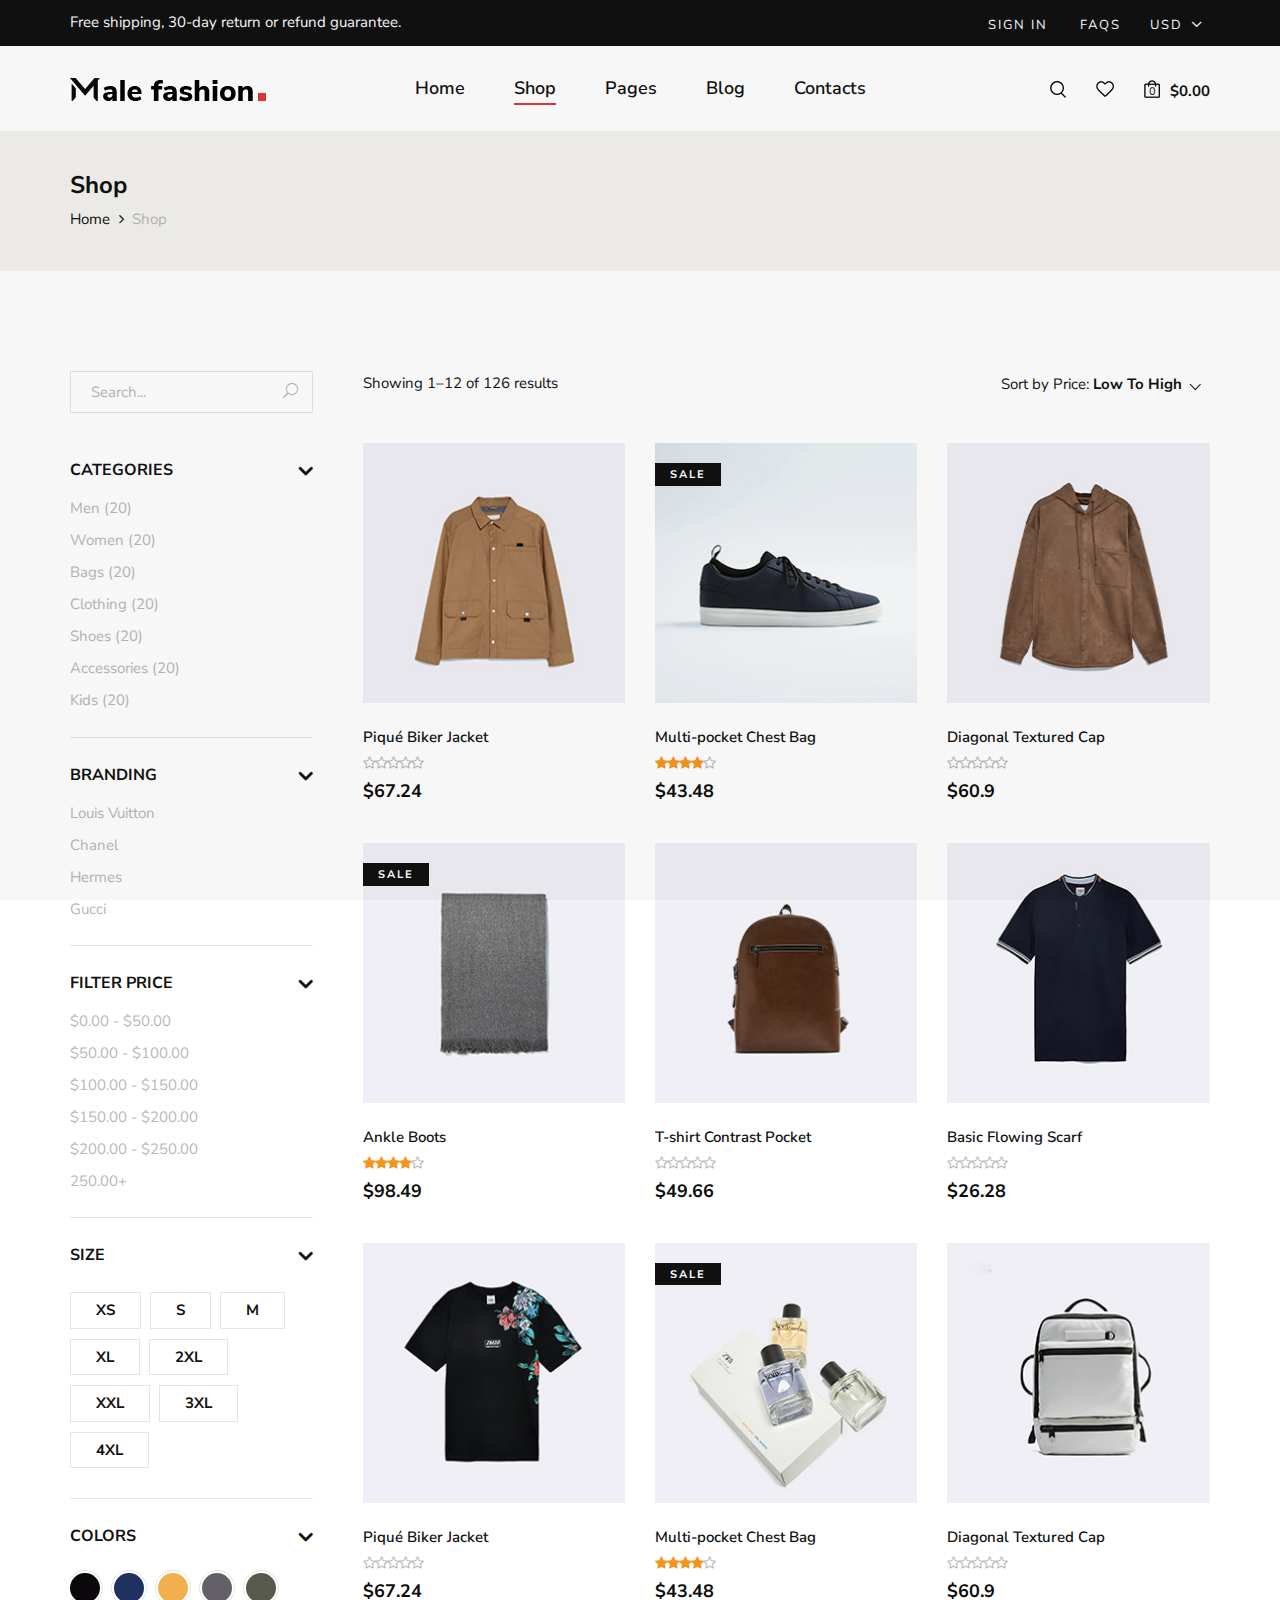
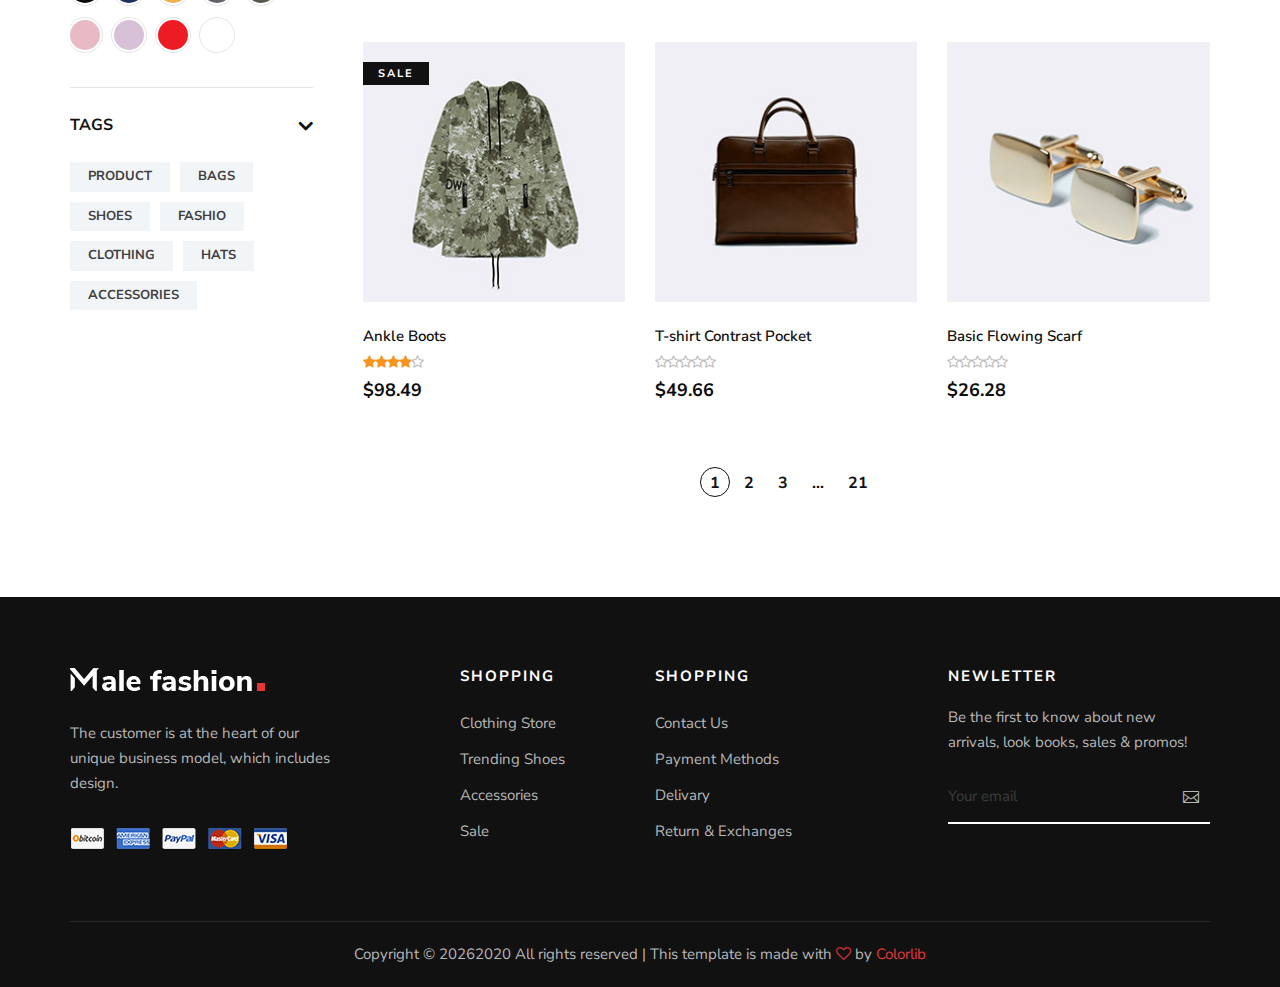
<file: public/malefashion-master/shop.html>
<!DOCTYPE html>
<html lang="zxx">

<head>
    <meta charset="UTF-8">
    <meta name="description" content="Male_Fashion Template">
    <meta name="keywords" content="Male_Fashion, unica, creative, html">
    <meta name="viewport" content="width=device-width, initial-scale=1.0">
    <meta http-equiv="X-UA-Compatible" content="ie=edge">
    <title>Male-Fashion | Template</title>

    <!-- Google Font -->
    <link href="https://fonts.googleapis.com/css2?family=Nunito+Sans:wght@300;400;600;700;800;900&display=swap"
    rel="stylesheet">

    <!-- Css Styles -->
    <link rel="stylesheet" href="css/bootstrap.min.css" type="text/css">
    <link rel="stylesheet" href="css/font-awesome.min.css" type="text/css">
    <link rel="stylesheet" href="css/elegant-icons.css" type="text/css">
    <link rel="stylesheet" href="css/magnific-popup.css" type="text/css">
    <link rel="stylesheet" href="css/nice-select.css" type="text/css">
    <link rel="stylesheet" href="css/owl.carousel.min.css" type="text/css">
    <link rel="stylesheet" href="css/slicknav.min.css" type="text/css">
    <link rel="stylesheet" href="css/style.css" type="text/css">
</head>

<body>
    <!-- Page Preloder -->
    <div id="preloder">
        <div class="loader"></div>
    </div>

    <!-- Offcanvas Menu Begin -->
    <div class="offcanvas-menu-overlay"></div>
    <div class="offcanvas-menu-wrapper">
        <div class="offcanvas__option">
            <div class="offcanvas__links">
                <a href="#">Sign in</a>
                <a href="#">FAQs</a>
            </div>
            <div class="offcanvas__top__hover">
                <span>Usd <i class="arrow_carrot-down"></i></span>
                <ul>
                    <li>USD</li>
                    <li>EUR</li>
                    <li>USD</li>
                </ul>
            </div>
        </div>
        <div class="offcanvas__nav__option">
            <a href="#" class="search-switch"><img src="img/icon/search.png" alt=""></a>
            <a href="#"><img src="img/icon/heart.png" alt=""></a>
            <a href="#"><img src="img/icon/cart.png" alt=""> <span>0</span></a>
            <div class="price">$0.00</div>
        </div>
        <div id="mobile-menu-wrap"></div>
        <div class="offcanvas__text">
            <p>Free shipping, 30-day return or refund guarantee.</p>
        </div>
    </div>
    <!-- Offcanvas Menu End -->

    <!-- Header Section Begin -->
    <header class="header">
        <div class="header__top">
            <div class="container">
                <div class="row">
                    <div class="col-lg-6 col-md-7">
                        <div class="header__top__left">
                            <p>Free shipping, 30-day return or refund guarantee.</p>
                        </div>
                    </div>
                    <div class="col-lg-6 col-md-5">
                        <div class="header__top__right">
                            <div class="header__top__links">
                                <a href="#">Sign in</a>
                                <a href="#">FAQs</a>
                            </div>
                            <div class="header__top__hover">
                                <span>Usd <i class="arrow_carrot-down"></i></span>
                                <ul>
                                    <li>USD</li>
                                    <li>EUR</li>
                                    <li>USD</li>
                                </ul>
                            </div>
                        </div>
                    </div>
                </div>
            </div>
        </div>
        <div class="container">
            <div class="row">
                <div class="col-lg-3 col-md-3">
                    <div class="header__logo">
                        <a href="./index.html"><img src="img/logo.png" alt=""></a>
                    </div>
                </div>
                <div class="col-lg-6 col-md-6">
                    <nav class="header__menu mobile-menu">
                        <ul>
                            <li><a href="./index.html">Home</a></li>
                            <li class="active"><a href="./shop.html">Shop</a></li>
                            <li><a href="#">Pages</a>
                                <ul class="dropdown">
                                    <li><a href="./about.html">About Us</a></li>
                                    <li><a href="./shop-details.html">Shop Details</a></li>
                                    <li><a href="./shopping-cart.html">Shopping Cart</a></li>
                                    <li><a href="./checkout.html">Check Out</a></li>
                                    <li><a href="./blog-details.html">Blog Details</a></li>
                                </ul>
                            </li>
                            <li><a href="./blog.html">Blog</a></li>
                            <li><a href="./contact.html">Contacts</a></li>
                        </ul>
                    </nav>
                </div>
                <div class="col-lg-3 col-md-3">
                    <div class="header__nav__option">
                        <a href="#" class="search-switch"><img src="img/icon/search.png" alt=""></a>
                        <a href="#"><img src="img/icon/heart.png" alt=""></a>
                        <a href="#"><img src="img/icon/cart.png" alt=""> <span>0</span></a>
                        <div class="price">$0.00</div>
                    </div>
                </div>
            </div>
            <div class="canvas__open"><i class="fa fa-bars"></i></div>
        </div>
    </header>
    <!-- Header Section End -->

    <!-- Breadcrumb Section Begin -->
    <section class="breadcrumb-option">
        <div class="container">
            <div class="row">
                <div class="col-lg-12">
                    <div class="breadcrumb__text">
                        <h4>Shop</h4>
                        <div class="breadcrumb__links">
                            <a href="./index.html">Home</a>
                            <span>Shop</span>
                        </div>
                    </div>
                </div>
            </div>
        </div>
    </section>
    <!-- Breadcrumb Section End -->

    <!-- Shop Section Begin -->
    <section class="shop spad">
        <div class="container">
            <div class="row">
                <div class="col-lg-3">
                    <div class="shop__sidebar">
                        <div class="shop__sidebar__search">
                            <form action="#">
                                <input type="text" placeholder="Search...">
                                <button type="submit"><span class="icon_search"></span></button>
                            </form>
                        </div>
                        <div class="shop__sidebar__accordion">
                            <div class="accordion" id="accordionExample">
                                <div class="card">
                                    <div class="card-heading">
                                        <a data-toggle="collapse" data-target="#collapseOne">Categories</a>
                                    </div>
                                    <div id="collapseOne" class="collapse show" data-parent="#accordionExample">
                                        <div class="card-body">
                                            <div class="shop__sidebar__categories">
                                                <ul class="nice-scroll">
                                                    <li><a href="#">Men (20)</a></li>
                                                    <li><a href="#">Women (20)</a></li>
                                                    <li><a href="#">Bags (20)</a></li>
                                                    <li><a href="#">Clothing (20)</a></li>
                                                    <li><a href="#">Shoes (20)</a></li>
                                                    <li><a href="#">Accessories (20)</a></li>
                                                    <li><a href="#">Kids (20)</a></li>
                                                    <li><a href="#">Kids (20)</a></li>
                                                    <li><a href="#">Kids (20)</a></li>
                                                </ul>
                                            </div>
                                        </div>
                                    </div>
                                </div>
                                <div class="card">
                                    <div class="card-heading">
                                        <a data-toggle="collapse" data-target="#collapseTwo">Branding</a>
                                    </div>
                                    <div id="collapseTwo" class="collapse show" data-parent="#accordionExample">
                                        <div class="card-body">
                                            <div class="shop__sidebar__brand">
                                                <ul>
                                                    <li><a href="#">Louis Vuitton</a></li>
                                                    <li><a href="#">Chanel</a></li>
                                                    <li><a href="#">Hermes</a></li>
                                                    <li><a href="#">Gucci</a></li>
                                                </ul>
                                            </div>
                                        </div>
                                    </div>
                                </div>
                                <div class="card">
                                    <div class="card-heading">
                                        <a data-toggle="collapse" data-target="#collapseThree">Filter Price</a>
                                    </div>
                                    <div id="collapseThree" class="collapse show" data-parent="#accordionExample">
                                        <div class="card-body">
                                            <div class="shop__sidebar__price">
                                                <ul>
                                                    <li><a href="#">$0.00 - $50.00</a></li>
                                                    <li><a href="#">$50.00 - $100.00</a></li>
                                                    <li><a href="#">$100.00 - $150.00</a></li>
                                                    <li><a href="#">$150.00 - $200.00</a></li>
                                                    <li><a href="#">$200.00 - $250.00</a></li>
                                                    <li><a href="#">250.00+</a></li>
                                                </ul>
                                            </div>
                                        </div>
                                    </div>
                                </div>
                                <div class="card">
                                    <div class="card-heading">
                                        <a data-toggle="collapse" data-target="#collapseFour">Size</a>
                                    </div>
                                    <div id="collapseFour" class="collapse show" data-parent="#accordionExample">
                                        <div class="card-body">
                                            <div class="shop__sidebar__size">
                                                <label for="xs">xs
                                                    <input type="radio" id="xs">
                                                </label>
                                                <label for="sm">s
                                                    <input type="radio" id="sm">
                                                </label>
                                                <label for="md">m
                                                    <input type="radio" id="md">
                                                </label>
                                                <label for="xl">xl
                                                    <input type="radio" id="xl">
                                                </label>
                                                <label for="2xl">2xl
                                                    <input type="radio" id="2xl">
                                                </label>
                                                <label for="xxl">xxl
                                                    <input type="radio" id="xxl">
                                                </label>
                                                <label for="3xl">3xl
                                                    <input type="radio" id="3xl">
                                                </label>
                                                <label for="4xl">4xl
                                                    <input type="radio" id="4xl">
                                                </label>
                                            </div>
                                        </div>
                                    </div>
                                </div>
                                <div class="card">
                                    <div class="card-heading">
                                        <a data-toggle="collapse" data-target="#collapseFive">Colors</a>
                                    </div>
                                    <div id="collapseFive" class="collapse show" data-parent="#accordionExample">
                                        <div class="card-body">
                                            <div class="shop__sidebar__color">
                                                <label class="c-1" for="sp-1">
                                                    <input type="radio" id="sp-1">
                                                </label>
                                                <label class="c-2" for="sp-2">
                                                    <input type="radio" id="sp-2">
                                                </label>
                                                <label class="c-3" for="sp-3">
                                                    <input type="radio" id="sp-3">
                                                </label>
                                                <label class="c-4" for="sp-4">
                                                    <input type="radio" id="sp-4">
                                                </label>
                                                <label class="c-5" for="sp-5">
                                                    <input type="radio" id="sp-5">
                                                </label>
                                                <label class="c-6" for="sp-6">
                                                    <input type="radio" id="sp-6">
                                                </label>
                                                <label class="c-7" for="sp-7">
                                                    <input type="radio" id="sp-7">
                                                </label>
                                                <label class="c-8" for="sp-8">
                                                    <input type="radio" id="sp-8">
                                                </label>
                                                <label class="c-9" for="sp-9">
                                                    <input type="radio" id="sp-9">
                                                </label>
                                            </div>
                                        </div>
                                    </div>
                                </div>
                                <div class="card">
                                    <div class="card-heading">
                                        <a data-toggle="collapse" data-target="#collapseSix">Tags</a>
                                    </div>
                                    <div id="collapseSix" class="collapse show" data-parent="#accordionExample">
                                        <div class="card-body">
                                            <div class="shop__sidebar__tags">
                                                <a href="#">Product</a>
                                                <a href="#">Bags</a>
                                                <a href="#">Shoes</a>
                                                <a href="#">Fashio</a>
                                                <a href="#">Clothing</a>
                                                <a href="#">Hats</a>
                                                <a href="#">Accessories</a>
                                            </div>
                                        </div>
                                    </div>
                                </div>
                            </div>
                        </div>
                    </div>
                </div>
                <div class="col-lg-9">
                    <div class="shop__product__option">
                        <div class="row">
                            <div class="col-lg-6 col-md-6 col-sm-6">
                                <div class="shop__product__option__left">
                                    <p>Showing 1–12 of 126 results</p>
                                </div>
                            </div>
                            <div class="col-lg-6 col-md-6 col-sm-6">
                                <div class="shop__product__option__right">
                                    <p>Sort by Price:</p>
                                    <select>
                                        <option value="">Low To High</option>
                                        <option value="">$0 - $55</option>
                                        <option value="">$55 - $100</option>
                                    </select>
                                </div>
                            </div>
                        </div>
                    </div>
                    <div class="row">
                        <div class="col-lg-4 col-md-6 col-sm-6">
                            <div class="product__item">
                                <div class="product__item__pic set-bg" data-setbg="img/product/product-2.jpg">
                                    <ul class="product__hover">
                                        <li><a href="#"><img src="img/icon/heart.png" alt=""></a></li>
                                        <li><a href="#"><img src="img/icon/compare.png" alt=""> <span>Compare</span></a>
                                        </li>
                                        <li><a href="#"><img src="img/icon/search.png" alt=""></a></li>
                                    </ul>
                                </div>
                                <div class="product__item__text">
                                    <h6>Piqué Biker Jacket</h6>
                                    <a href="#" class="add-cart">+ Add To Cart</a>
                                    <div class="rating">
                                        <i class="fa fa-star-o"></i>
                                        <i class="fa fa-star-o"></i>
                                        <i class="fa fa-star-o"></i>
                                        <i class="fa fa-star-o"></i>
                                        <i class="fa fa-star-o"></i>
                                    </div>
                                    <h5>$67.24</h5>
                                    <div class="product__color__select">
                                        <label for="pc-4">
                                            <input type="radio" id="pc-4">
                                        </label>
                                        <label class="active black" for="pc-5">
                                            <input type="radio" id="pc-5">
                                        </label>
                                        <label class="grey" for="pc-6">
                                            <input type="radio" id="pc-6">
                                        </label>
                                    </div>
                                </div>
                            </div>
                        </div>
                        <div class="col-lg-4 col-md-6 col-sm-6">
                            <div class="product__item sale">
                                <div class="product__item__pic set-bg" data-setbg="img/product/product-3.jpg">
                                    <span class="label">Sale</span>
                                    <ul class="product__hover">
                                        <li><a href="#"><img src="img/icon/heart.png" alt=""></a></li>
                                        <li><a href="#"><img src="img/icon/compare.png" alt=""> <span>Compare</span></a>
                                        </li>
                                        <li><a href="#"><img src="img/icon/search.png" alt=""></a></li>
                                    </ul>
                                </div>
                                <div class="product__item__text">
                                    <h6>Multi-pocket Chest Bag</h6>
                                    <a href="#" class="add-cart">+ Add To Cart</a>
                                    <div class="rating">
                                        <i class="fa fa-star"></i>
                                        <i class="fa fa-star"></i>
                                        <i class="fa fa-star"></i>
                                        <i class="fa fa-star"></i>
                                        <i class="fa fa-star-o"></i>
                                    </div>
                                    <h5>$43.48</h5>
                                    <div class="product__color__select">
                                        <label for="pc-7">
                                            <input type="radio" id="pc-7">
                                        </label>
                                        <label class="active black" for="pc-8">
                                            <input type="radio" id="pc-8">
                                        </label>
                                        <label class="grey" for="pc-9">
                                            <input type="radio" id="pc-9">
                                        </label>
                                    </div>
                                </div>
                            </div>
                        </div>
                        <div class="col-lg-4 col-md-6 col-sm-6">
                            <div class="product__item">
                                <div class="product__item__pic set-bg" data-setbg="img/product/product-4.jpg">
                                    <ul class="product__hover">
                                        <li><a href="#"><img src="img/icon/heart.png" alt=""></a></li>
                                        <li><a href="#"><img src="img/icon/compare.png" alt=""> <span>Compare</span></a>
                                        </li>
                                        <li><a href="#"><img src="img/icon/search.png" alt=""></a></li>
                                    </ul>
                                </div>
                                <div class="product__item__text">
                                    <h6>Diagonal Textured Cap</h6>
                                    <a href="#" class="add-cart">+ Add To Cart</a>
                                    <div class="rating">
                                        <i class="fa fa-star-o"></i>
                                        <i class="fa fa-star-o"></i>
                                        <i class="fa fa-star-o"></i>
                                        <i class="fa fa-star-o"></i>
                                        <i class="fa fa-star-o"></i>
                                    </div>
                                    <h5>$60.9</h5>
                                    <div class="product__color__select">
                                        <label for="pc-10">
                                            <input type="radio" id="pc-10">
                                        </label>
                                        <label class="active black" for="pc-11">
                                            <input type="radio" id="pc-11">
                                        </label>
                                        <label class="grey" for="pc-12">
                                            <input type="radio" id="pc-12">
                                        </label>
                                    </div>
                                </div>
                            </div>
                        </div>
                        <div class="col-lg-4 col-md-6 col-sm-6">
                            <div class="product__item sale">
                                <div class="product__item__pic set-bg" data-setbg="img/product/product-6.jpg">
                                    <span class="label">Sale</span>
                                    <ul class="product__hover">
                                        <li><a href="#"><img src="img/icon/heart.png" alt=""></a></li>
                                        <li><a href="#"><img src="img/icon/compare.png" alt=""> <span>Compare</span></a>
                                        </li>
                                        <li><a href="#"><img src="img/icon/search.png" alt=""></a></li>
                                    </ul>
                                </div>
                                <div class="product__item__text">
                                    <h6>Ankle Boots</h6>
                                    <a href="#" class="add-cart">+ Add To Cart</a>
                                    <div class="rating">
                                        <i class="fa fa-star"></i>
                                        <i class="fa fa-star"></i>
                                        <i class="fa fa-star"></i>
                                        <i class="fa fa-star"></i>
                                        <i class="fa fa-star-o"></i>
                                    </div>
                                    <h5>$98.49</h5>
                                    <div class="product__color__select">
                                        <label for="pc-16">
                                            <input type="radio" id="pc-16">
                                        </label>
                                        <label class="active black" for="pc-17">
                                            <input type="radio" id="pc-17">
                                        </label>
                                        <label class="grey" for="pc-18">
                                            <input type="radio" id="pc-18">
                                        </label>
                                    </div>
                                </div>
                            </div>
                        </div>
                        <div class="col-lg-4 col-md-6 col-sm-6">
                            <div class="product__item">
                                <div class="product__item__pic set-bg" data-setbg="img/product/product-7.jpg">
                                    <ul class="product__hover">
                                        <li><a href="#"><img src="img/icon/heart.png" alt=""></a></li>
                                        <li><a href="#"><img src="img/icon/compare.png" alt=""> <span>Compare</span></a>
                                        </li>
                                        <li><a href="#"><img src="img/icon/search.png" alt=""></a></li>
                                    </ul>
                                </div>
                                <div class="product__item__text">
                                    <h6>T-shirt Contrast Pocket</h6>
                                    <a href="#" class="add-cart">+ Add To Cart</a>
                                    <div class="rating">
                                        <i class="fa fa-star-o"></i>
                                        <i class="fa fa-star-o"></i>
                                        <i class="fa fa-star-o"></i>
                                        <i class="fa fa-star-o"></i>
                                        <i class="fa fa-star-o"></i>
                                    </div>
                                    <h5>$49.66</h5>
                                    <div class="product__color__select">
                                        <label for="pc-19">
                                            <input type="radio" id="pc-19">
                                        </label>
                                        <label class="active black" for="pc-20">
                                            <input type="radio" id="pc-20">
                                        </label>
                                        <label class="grey" for="pc-21">
                                            <input type="radio" id="pc-21">
                                        </label>
                                    </div>
                                </div>
                            </div>
                        </div>
                        <div class="col-lg-4 col-md-6 col-sm-6">
                            <div class="product__item">
                                <div class="product__item__pic set-bg" data-setbg="img/product/product-8.jpg">
                                    <ul class="product__hover">
                                        <li><a href="#"><img src="img/icon/heart.png" alt=""></a></li>
                                        <li><a href="#"><img src="img/icon/compare.png" alt=""> <span>Compare</span></a>
                                        </li>
                                        <li><a href="#"><img src="img/icon/search.png" alt=""></a></li>
                                    </ul>
                                </div>
                                <div class="product__item__text">
                                    <h6>Basic Flowing Scarf</h6>
                                    <a href="#" class="add-cart">+ Add To Cart</a>
                                    <div class="rating">
                                        <i class="fa fa-star-o"></i>
                                        <i class="fa fa-star-o"></i>
                                        <i class="fa fa-star-o"></i>
                                        <i class="fa fa-star-o"></i>
                                        <i class="fa fa-star-o"></i>
                                    </div>
                                    <h5>$26.28</h5>
                                    <div class="product__color__select">
                                        <label for="pc-22">
                                            <input type="radio" id="pc-22">
                                        </label>
                                        <label class="active black" for="pc-23">
                                            <input type="radio" id="pc-23">
                                        </label>
                                        <label class="grey" for="pc-24">
                                            <input type="radio" id="pc-24">
                                        </label>
                                    </div>
                                </div>
                            </div>
                        </div>
                        <div class="col-lg-4 col-md-6 col-sm-6">
                            <div class="product__item">
                                <div class="product__item__pic set-bg" data-setbg="img/product/product-9.jpg">
                                    <ul class="product__hover">
                                        <li><a href="#"><img src="img/icon/heart.png" alt=""></a></li>
                                        <li><a href="#"><img src="img/icon/compare.png" alt=""> <span>Compare</span></a>
                                        </li>
                                        <li><a href="#"><img src="img/icon/search.png" alt=""></a></li>
                                    </ul>
                                </div>
                                <div class="product__item__text">
                                    <h6>Piqué Biker Jacket</h6>
                                    <a href="#" class="add-cart">+ Add To Cart</a>
                                    <div class="rating">
                                        <i class="fa fa-star-o"></i>
                                        <i class="fa fa-star-o"></i>
                                        <i class="fa fa-star-o"></i>
                                        <i class="fa fa-star-o"></i>
                                        <i class="fa fa-star-o"></i>
                                    </div>
                                    <h5>$67.24</h5>
                                    <div class="product__color__select">
                                        <label for="pc-25">
                                            <input type="radio" id="pc-25">
                                        </label>
                                        <label class="active black" for="pc-26">
                                            <input type="radio" id="pc-26">
                                        </label>
                                        <label class="grey" for="pc-27">
                                            <input type="radio" id="pc-27">
                                        </label>
                                    </div>
                                </div>
                            </div>
                        </div>
                        <div class="col-lg-4 col-md-6 col-sm-6">
                            <div class="product__item sale">
                                <div class="product__item__pic set-bg" data-setbg="img/product/product-10.jpg">
                                    <span class="label">Sale</span>
                                    <ul class="product__hover">
                                        <li><a href="#"><img src="img/icon/heart.png" alt=""></a></li>
                                        <li><a href="#"><img src="img/icon/compare.png" alt=""> <span>Compare</span></a>
                                        </li>
                                        <li><a href="#"><img src="img/icon/search.png" alt=""></a></li>
                                    </ul>
                                </div>
                                <div class="product__item__text">
                                    <h6>Multi-pocket Chest Bag</h6>
                                    <a href="#" class="add-cart">+ Add To Cart</a>
                                    <div class="rating">
                                        <i class="fa fa-star"></i>
                                        <i class="fa fa-star"></i>
                                        <i class="fa fa-star"></i>
                                        <i class="fa fa-star"></i>
                                        <i class="fa fa-star-o"></i>
                                    </div>
                                    <h5>$43.48</h5>
                                    <div class="product__color__select">
                                        <label for="pc-28">
                                            <input type="radio" id="pc-28">
                                        </label>
                                        <label class="active black" for="pc-29">
                                            <input type="radio" id="pc-29">
                                        </label>
                                        <label class="grey" for="pc-30">
                                            <input type="radio" id="pc-30">
                                        </label>
                                    </div>
                                </div>
                            </div>
                        </div>
                        <div class="col-lg-4 col-md-6 col-sm-6">
                            <div class="product__item">
                                <div class="product__item__pic set-bg" data-setbg="img/product/product-11.jpg">
                                    <ul class="product__hover">
                                        <li><a href="#"><img src="img/icon/heart.png" alt=""></a></li>
                                        <li><a href="#"><img src="img/icon/compare.png" alt=""> <span>Compare</span></a>
                                        </li>
                                        <li><a href="#"><img src="img/icon/search.png" alt=""></a></li>
                                    </ul>
                                </div>
                                <div class="product__item__text">
                                    <h6>Diagonal Textured Cap</h6>
                                    <a href="#" class="add-cart">+ Add To Cart</a>
                                    <div class="rating">
                                        <i class="fa fa-star-o"></i>
                                        <i class="fa fa-star-o"></i>
                                        <i class="fa fa-star-o"></i>
                                        <i class="fa fa-star-o"></i>
                                        <i class="fa fa-star-o"></i>
                                    </div>
                                    <h5>$60.9</h5>
                                    <div class="product__color__select">
                                        <label for="pc-31">
                                            <input type="radio" id="pc-31">
                                        </label>
                                        <label class="active black" for="pc-32">
                                            <input type="radio" id="pc-32">
                                        </label>
                                        <label class="grey" for="pc-33">
                                            <input type="radio" id="pc-33">
                                        </label>
                                    </div>
                                </div>
                            </div>
                        </div>
                        <div class="col-lg-4 col-md-6 col-sm-6">
                            <div class="product__item sale">
                                <div class="product__item__pic set-bg" data-setbg="img/product/product-12.jpg">
                                    <span class="label">Sale</span>
                                    <ul class="product__hover">
                                        <li><a href="#"><img src="img/icon/heart.png" alt=""></a></li>
                                        <li><a href="#"><img src="img/icon/compare.png" alt=""> <span>Compare</span></a>
                                        </li>
                                        <li><a href="#"><img src="img/icon/search.png" alt=""></a></li>
                                    </ul>
                                </div>
                                <div class="product__item__text">
                                    <h6>Ankle Boots</h6>
                                    <a href="#" class="add-cart">+ Add To Cart</a>
                                    <div class="rating">
                                        <i class="fa fa-star"></i>
                                        <i class="fa fa-star"></i>
                                        <i class="fa fa-star"></i>
                                        <i class="fa fa-star"></i>
                                        <i class="fa fa-star-o"></i>
                                    </div>
                                    <h5>$98.49</h5>
                                    <div class="product__color__select">
                                        <label for="pc-34">
                                            <input type="radio" id="pc-34">
                                        </label>
                                        <label class="active black" for="pc-35">
                                            <input type="radio" id="pc-35">
                                        </label>
                                        <label class="grey" for="pc-36">
                                            <input type="radio" id="pc-36">
                                        </label>
                                    </div>
                                </div>
                            </div>
                        </div>
                        <div class="col-lg-4 col-md-6 col-sm-6">
                            <div class="product__item">
                                <div class="product__item__pic set-bg" data-setbg="img/product/product-13.jpg">
                                    <ul class="product__hover">
                                        <li><a href="#"><img src="img/icon/heart.png" alt=""></a></li>
                                        <li><a href="#"><img src="img/icon/compare.png" alt=""> <span>Compare</span></a>
                                        </li>
                                        <li><a href="#"><img src="img/icon/search.png" alt=""></a></li>
                                    </ul>
                                </div>
                                <div class="product__item__text">
                                    <h6>T-shirt Contrast Pocket</h6>
                                    <a href="#" class="add-cart">+ Add To Cart</a>
                                    <div class="rating">
                                        <i class="fa fa-star-o"></i>
                                        <i class="fa fa-star-o"></i>
                                        <i class="fa fa-star-o"></i>
                                        <i class="fa fa-star-o"></i>
                                        <i class="fa fa-star-o"></i>
                                    </div>
                                    <h5>$49.66</h5>
                                    <div class="product__color__select">
                                        <label for="pc-37">
                                            <input type="radio" id="pc-37">
                                        </label>
                                        <label class="active black" for="pc-38">
                                            <input type="radio" id="pc-38">
                                        </label>
                                        <label class="grey" for="pc-39">
                                            <input type="radio" id="pc-39">
                                        </label>
                                    </div>
                                </div>
                            </div>
                        </div>
                        <div class="col-lg-4 col-md-6 col-sm-6">
                            <div class="product__item">
                                <div class="product__item__pic set-bg" data-setbg="img/product/product-14.jpg">
                                    <ul class="product__hover">
                                        <li><a href="#"><img src="img/icon/heart.png" alt=""></a></li>
                                        <li><a href="#"><img src="img/icon/compare.png" alt=""> <span>Compare</span></a>
                                        </li>
                                        <li><a href="#"><img src="img/icon/search.png" alt=""></a></li>
                                    </ul>
                                </div>
                                <div class="product__item__text">
                                    <h6>Basic Flowing Scarf</h6>
                                    <a href="#" class="add-cart">+ Add To Cart</a>
                                    <div class="rating">
                                        <i class="fa fa-star-o"></i>
                                        <i class="fa fa-star-o"></i>
                                        <i class="fa fa-star-o"></i>
                                        <i class="fa fa-star-o"></i>
                                        <i class="fa fa-star-o"></i>
                                    </div>
                                    <h5>$26.28</h5>
                                    <div class="product__color__select">
                                        <label for="pc-40">
                                            <input type="radio" id="pc-40">
                                        </label>
                                        <label class="active black" for="pc-41">
                                            <input type="radio" id="pc-41">
                                        </label>
                                        <label class="grey" for="pc-42">
                                            <input type="radio" id="pc-42">
                                        </label>
                                    </div>
                                </div>
                            </div>
                        </div>
                    </div>
                    <div class="row">
                        <div class="col-lg-12">
                            <div class="product__pagination">
                                <a class="active" href="#">1</a>
                                <a href="#">2</a>
                                <a href="#">3</a>
                                <span>...</span>
                                <a href="#">21</a>
                            </div>
                        </div>
                    </div>
                </div>
            </div>
        </div>
    </section>
    <!-- Shop Section End -->

    <!-- Footer Section Begin -->
    <footer class="footer">
        <div class="container">
            <div class="row">
                <div class="col-lg-3 col-md-6 col-sm-6">
                    <div class="footer__about">
                        <div class="footer__logo">
                            <a href="#"><img src="img/footer-logo.png" alt=""></a>
                        </div>
                        <p>The customer is at the heart of our unique business model, which includes design.</p>
                        <a href="#"><img src="img/payment.png" alt=""></a>
                    </div>
                </div>
                <div class="col-lg-2 offset-lg-1 col-md-3 col-sm-6">
                    <div class="footer__widget">
                        <h6>Shopping</h6>
                        <ul>
                            <li><a href="#">Clothing Store</a></li>
                            <li><a href="#">Trending Shoes</a></li>
                            <li><a href="#">Accessories</a></li>
                            <li><a href="#">Sale</a></li>
                        </ul>
                    </div>
                </div>
                <div class="col-lg-2 col-md-3 col-sm-6">
                    <div class="footer__widget">
                        <h6>Shopping</h6>
                        <ul>
                            <li><a href="#">Contact Us</a></li>
                            <li><a href="#">Payment Methods</a></li>
                            <li><a href="#">Delivary</a></li>
                            <li><a href="#">Return & Exchanges</a></li>
                        </ul>
                    </div>
                </div>
                <div class="col-lg-3 offset-lg-1 col-md-6 col-sm-6">
                    <div class="footer__widget">
                        <h6>NewLetter</h6>
                        <div class="footer__newslatter">
                            <p>Be the first to know about new arrivals, look books, sales & promos!</p>
                            <form action="#">
                                <input type="text" placeholder="Your email">
                                <button type="submit"><span class="icon_mail_alt"></span></button>
                            </form>
                        </div>
                    </div>
                </div>
            </div>
            <div class="row">
                <div class="col-lg-12 text-center">
                    <div class="footer__copyright__text">
                        <!-- Link back to Colorlib can't be removed. Template is licensed under CC BY 3.0. -->
                        <p>Copyright ©
                            <script>
                                document.write(new Date().getFullYear());
                            </script>2020
                            All rights reserved | This template is made with <i class="fa fa-heart-o"
                            aria-hidden="true"></i> by <a href="https://colorlib.com" target="_blank">Colorlib</a>
                        </p>
                        <!-- Link back to Colorlib can't be removed. Template is licensed under CC BY 3.0. -->
                    </div>
                </div>
            </div>
        </div>
    </footer>
    <!-- Footer Section End -->

    <!-- Search Begin -->
    <div class="search-model">
        <div class="h-100 d-flex align-items-center justify-content-center">
            <div class="search-close-switch">+</div>
            <form class="search-model-form">
                <input type="text" id="search-input" placeholder="Search here.....">
            </form>
        </div>
    </div>
    <!-- Search End -->

    <!-- Js Plugins -->
    <script src="js/jquery-3.3.1.min.js"></script>
    <script src="js/bootstrap.min.js"></script>
    <script src="js/jquery.nice-select.min.js"></script>
    <script src="js/jquery.nicescroll.min.js"></script>
    <script src="js/jquery.magnific-popup.min.js"></script>
    <script src="js/jquery.countdown.min.js"></script>
    <script src="js/jquery.slicknav.js"></script>
    <script src="js/mixitup.min.js"></script>
    <script src="js/owl.carousel.min.js"></script>
    <script src="js/main.js"></script>
</body>

</html>
</file>
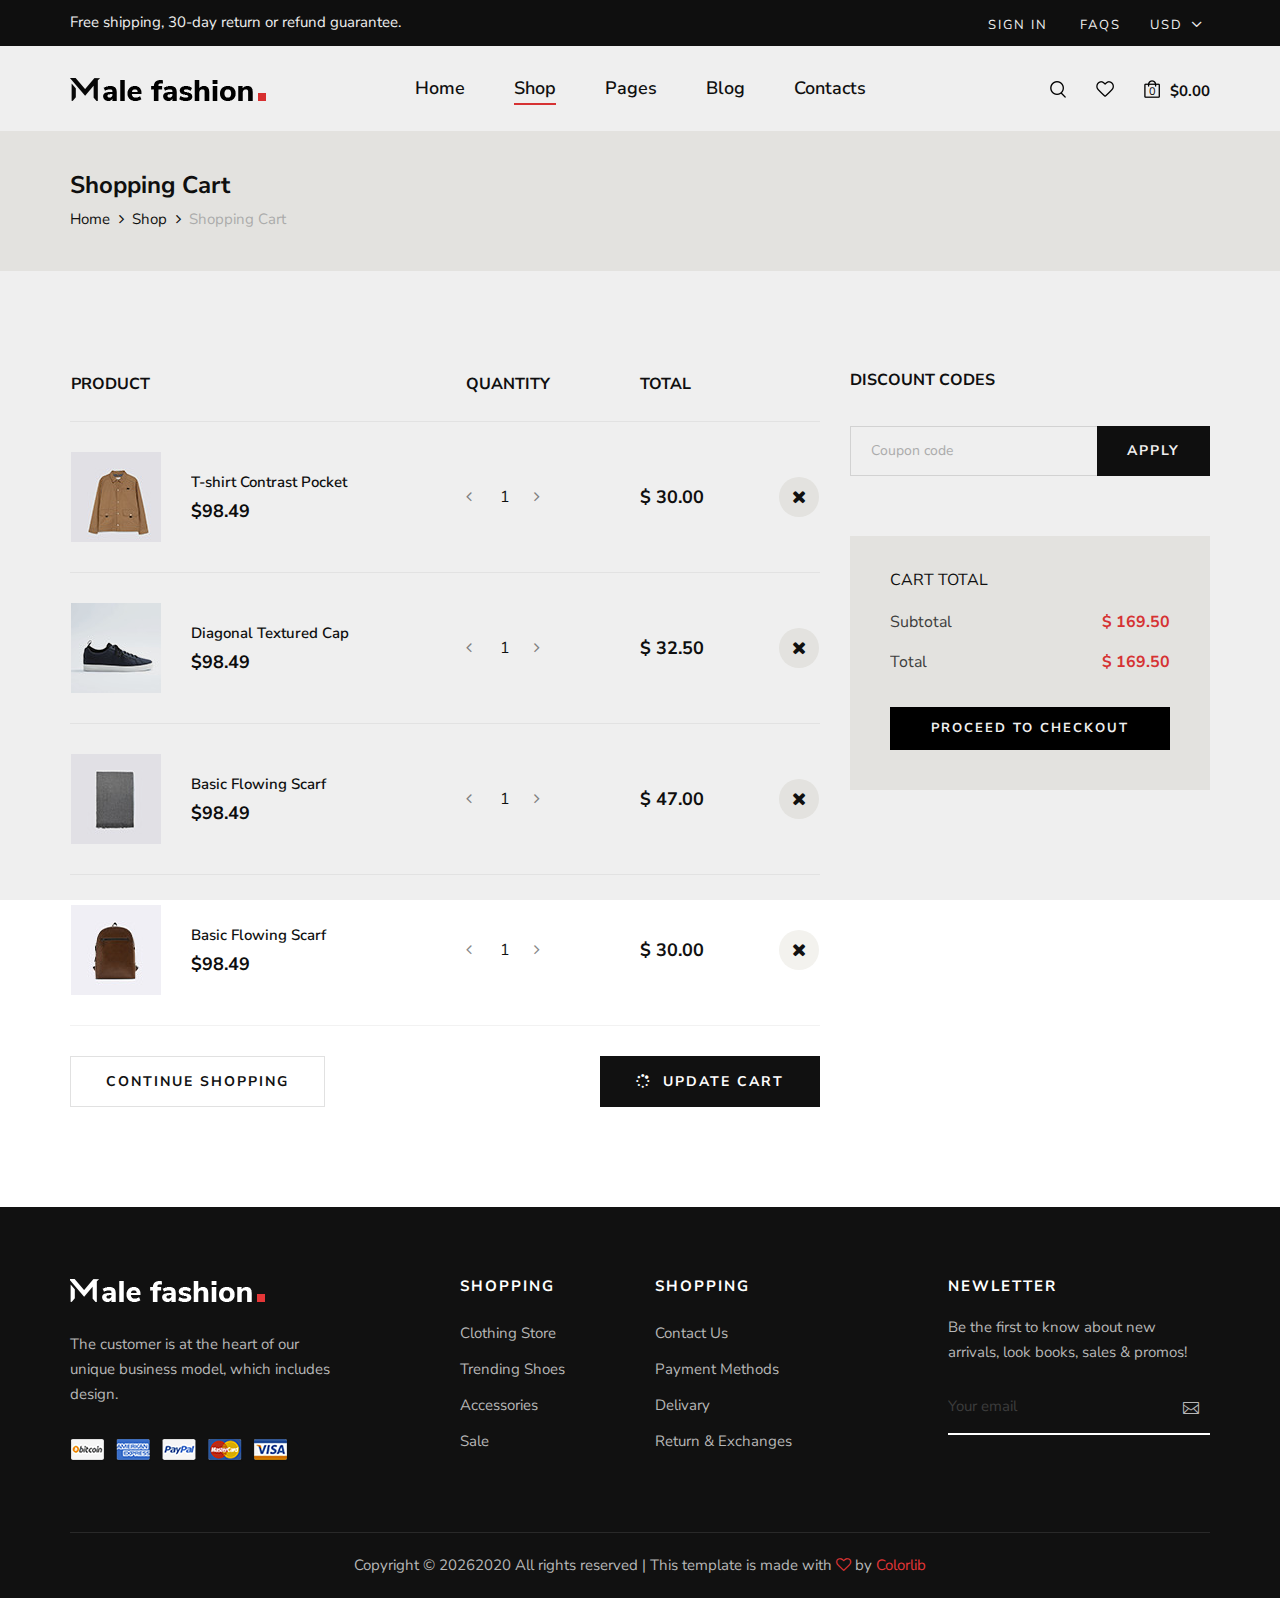
<file: public/malefashion-master/shopping-cart.html>
<!DOCTYPE html>
<html lang="zxx">

<head>
    <meta charset="UTF-8">
    <meta name="description" content="Male_Fashion Template">
    <meta name="keywords" content="Male_Fashion, unica, creative, html">
    <meta name="viewport" content="width=device-width, initial-scale=1.0">
    <meta http-equiv="X-UA-Compatible" content="ie=edge">
    <title>Male-Fashion | Template</title>

    <!-- Google Font -->
    <link href="https://fonts.googleapis.com/css2?family=Nunito+Sans:wght@300;400;600;700;800;900&display=swap"
    rel="stylesheet">

    <!-- Css Styles -->
    <link rel="stylesheet" href="css/bootstrap.min.css" type="text/css">
    <link rel="stylesheet" href="css/font-awesome.min.css" type="text/css">
    <link rel="stylesheet" href="css/elegant-icons.css" type="text/css">
    <link rel="stylesheet" href="css/magnific-popup.css" type="text/css">
    <link rel="stylesheet" href="css/nice-select.css" type="text/css">
    <link rel="stylesheet" href="css/owl.carousel.min.css" type="text/css">
    <link rel="stylesheet" href="css/slicknav.min.css" type="text/css">
    <link rel="stylesheet" href="css/style.css" type="text/css">
</head>

<body>
    <!-- Page Preloder -->
    <div id="preloder">
        <div class="loader"></div>
    </div>

    <!-- Offcanvas Menu Begin -->
    <div class="offcanvas-menu-overlay"></div>
    <div class="offcanvas-menu-wrapper">
        <div class="offcanvas__option">
            <div class="offcanvas__links">
                <a href="#">Sign in</a>
                <a href="#">FAQs</a>
            </div>
            <div class="offcanvas__top__hover">
                <span>Usd <i class="arrow_carrot-down"></i></span>
                <ul>
                    <li>USD</li>
                    <li>EUR</li>
                    <li>USD</li>
                </ul>
            </div>
        </div>
        <div class="offcanvas__nav__option">
            <a href="#" class="search-switch"><img src="img/icon/search.png" alt=""></a>
            <a href="#"><img src="img/icon/heart.png" alt=""></a>
            <a href="#"><img src="img/icon/cart.png" alt=""> <span>0</span></a>
            <div class="price">$0.00</div>
        </div>
        <div id="mobile-menu-wrap"></div>
        <div class="offcanvas__text">
            <p>Free shipping, 30-day return or refund guarantee.</p>
        </div>
    </div>
    <!-- Offcanvas Menu End -->

    <!-- Header Section Begin -->
    <header class="header">
        <div class="header__top">
            <div class="container">
                <div class="row">
                    <div class="col-lg-6 col-md-7">
                        <div class="header__top__left">
                            <p>Free shipping, 30-day return or refund guarantee.</p>
                        </div>
                    </div>
                    <div class="col-lg-6 col-md-5">
                        <div class="header__top__right">
                            <div class="header__top__links">
                                <a href="#">Sign in</a>
                                <a href="#">FAQs</a>
                            </div>
                            <div class="header__top__hover">
                                <span>Usd <i class="arrow_carrot-down"></i></span>
                                <ul>
                                    <li>USD</li>
                                    <li>EUR</li>
                                    <li>USD</li>
                                </ul>
                            </div>
                        </div>
                    </div>
                </div>
            </div>
        </div>
        <div class="container">
            <div class="row">
                <div class="col-lg-3 col-md-3">
                    <div class="header__logo">
                        <a href="./index.html"><img src="img/logo.png" alt=""></a>
                    </div>
                </div>
                <div class="col-lg-6 col-md-6">
                    <nav class="header__menu mobile-menu">
                        <ul>
                            <li><a href="./index.html">Home</a></li>
                            <li class="active"><a href="./shop.html">Shop</a></li>
                            <li><a href="#">Pages</a>
                                <ul class="dropdown">
                                    <li><a href="./about.html">About Us</a></li>
                                    <li><a href="./shop-details.html">Shop Details</a></li>
                                    <li><a href="./shopping-cart.html">Shopping Cart</a></li>
                                    <li><a href="./checkout.html">Check Out</a></li>
                                    <li><a href="./blog-details.html">Blog Details</a></li>
                                </ul>
                            </li>
                            <li><a href="./blog.html">Blog</a></li>
                            <li><a href="./contact.html">Contacts</a></li>
                        </ul>
                    </nav>
                </div>
                <div class="col-lg-3 col-md-3">
                    <div class="header__nav__option">
                        <a href="#" class="search-switch"><img src="img/icon/search.png" alt=""></a>
                        <a href="#"><img src="img/icon/heart.png" alt=""></a>
                        <a href="#"><img src="img/icon/cart.png" alt=""> <span>0</span></a>
                        <div class="price">$0.00</div>
                    </div>
                </div>
            </div>
            <div class="canvas__open"><i class="fa fa-bars"></i></div>
        </div>
    </header>
    <!-- Header Section End -->

    <!-- Breadcrumb Section Begin -->
    <section class="breadcrumb-option">
        <div class="container">
            <div class="row">
                <div class="col-lg-12">
                    <div class="breadcrumb__text">
                        <h4>Shopping Cart</h4>
                        <div class="breadcrumb__links">
                            <a href="./index.html">Home</a>
                            <a href="./shop.html">Shop</a>
                            <span>Shopping Cart</span>
                        </div>
                    </div>
                </div>
            </div>
        </div>
    </section>
    <!-- Breadcrumb Section End -->

    <!-- Shopping Cart Section Begin -->
    <section class="shopping-cart spad">
        <div class="container">
            <div class="row">
                <div class="col-lg-8">
                    <div class="shopping__cart__table">
                        <table>
                            <thead>
                                <tr>
                                    <th>Product</th>
                                    <th>Quantity</th>
                                    <th>Total</th>
                                    <th></th>
                                </tr>
                            </thead>
                            <tbody>
                                <tr>
                                    <td class="product__cart__item">
                                        <div class="product__cart__item__pic">
                                            <img src="img/shopping-cart/cart-1.jpg" alt="">
                                        </div>
                                        <div class="product__cart__item__text">
                                            <h6>T-shirt Contrast Pocket</h6>
                                            <h5>$98.49</h5>
                                        </div>
                                    </td>
                                    <td class="quantity__item">
                                        <div class="quantity">
                                            <div class="pro-qty-2">
                                                <input type="text" value="1">
                                            </div>
                                        </div>
                                    </td>
                                    <td class="cart__price">$ 30.00</td>
                                    <td class="cart__close"><i class="fa fa-close"></i></td>
                                </tr>
                                <tr>
                                    <td class="product__cart__item">
                                        <div class="product__cart__item__pic">
                                            <img src="img/shopping-cart/cart-2.jpg" alt="">
                                        </div>
                                        <div class="product__cart__item__text">
                                            <h6>Diagonal Textured Cap</h6>
                                            <h5>$98.49</h5>
                                        </div>
                                    </td>
                                    <td class="quantity__item">
                                        <div class="quantity">
                                            <div class="pro-qty-2">
                                                <input type="text" value="1">
                                            </div>
                                        </div>
                                    </td>
                                    <td class="cart__price">$ 32.50</td>
                                    <td class="cart__close"><i class="fa fa-close"></i></td>
                                </tr>
                                <tr>
                                    <td class="product__cart__item">
                                        <div class="product__cart__item__pic">
                                            <img src="img/shopping-cart/cart-3.jpg" alt="">
                                        </div>
                                        <div class="product__cart__item__text">
                                            <h6>Basic Flowing Scarf</h6>
                                            <h5>$98.49</h5>
                                        </div>
                                    </td>
                                    <td class="quantity__item">
                                        <div class="quantity">
                                            <div class="pro-qty-2">
                                                <input type="text" value="1">
                                            </div>
                                        </div>
                                    </td>
                                    <td class="cart__price">$ 47.00</td>
                                    <td class="cart__close"><i class="fa fa-close"></i></td>
                                </tr>
                                <tr>
                                    <td class="product__cart__item">
                                        <div class="product__cart__item__pic">
                                            <img src="img/shopping-cart/cart-4.jpg" alt="">
                                        </div>
                                        <div class="product__cart__item__text">
                                            <h6>Basic Flowing Scarf</h6>
                                            <h5>$98.49</h5>
                                        </div>
                                    </td>
                                    <td class="quantity__item">
                                        <div class="quantity">
                                            <div class="pro-qty-2">
                                                <input type="text" value="1">
                                            </div>
                                        </div>
                                    </td>
                                    <td class="cart__price">$ 30.00</td>
                                    <td class="cart__close"><i class="fa fa-close"></i></td>
                                </tr>
                            </tbody>
                        </table>
                    </div>
                    <div class="row">
                        <div class="col-lg-6 col-md-6 col-sm-6">
                            <div class="continue__btn">
                                <a href="#">Continue Shopping</a>
                            </div>
                        </div>
                        <div class="col-lg-6 col-md-6 col-sm-6">
                            <div class="continue__btn update__btn">
                                <a href="#"><i class="fa fa-spinner"></i> Update cart</a>
                            </div>
                        </div>
                    </div>
                </div>
                <div class="col-lg-4">
                    <div class="cart__discount">
                        <h6>Discount codes</h6>
                        <form action="#">
                            <input type="text" placeholder="Coupon code">
                            <button type="submit">Apply</button>
                        </form>
                    </div>
                    <div class="cart__total">
                        <h6>Cart total</h6>
                        <ul>
                            <li>Subtotal <span>$ 169.50</span></li>
                            <li>Total <span>$ 169.50</span></li>
                        </ul>
                        <a href="#" class="primary-btn">Proceed to checkout</a>
                    </div>
                </div>
            </div>
        </div>
    </section>
    <!-- Shopping Cart Section End -->

    <!-- Footer Section Begin -->
    <footer class="footer">
        <div class="container">
            <div class="row">
                <div class="col-lg-3 col-md-6 col-sm-6">
                    <div class="footer__about">
                        <div class="footer__logo">
                            <a href="#"><img src="img/footer-logo.png" alt=""></a>
                        </div>
                        <p>The customer is at the heart of our unique business model, which includes design.</p>
                        <a href="#"><img src="img/payment.png" alt=""></a>
                    </div>
                </div>
                <div class="col-lg-2 offset-lg-1 col-md-3 col-sm-6">
                    <div class="footer__widget">
                        <h6>Shopping</h6>
                        <ul>
                            <li><a href="#">Clothing Store</a></li>
                            <li><a href="#">Trending Shoes</a></li>
                            <li><a href="#">Accessories</a></li>
                            <li><a href="#">Sale</a></li>
                        </ul>
                    </div>
                </div>
                <div class="col-lg-2 col-md-3 col-sm-6">
                    <div class="footer__widget">
                        <h6>Shopping</h6>
                        <ul>
                            <li><a href="#">Contact Us</a></li>
                            <li><a href="#">Payment Methods</a></li>
                            <li><a href="#">Delivary</a></li>
                            <li><a href="#">Return & Exchanges</a></li>
                        </ul>
                    </div>
                </div>
                <div class="col-lg-3 offset-lg-1 col-md-6 col-sm-6">
                    <div class="footer__widget">
                        <h6>NewLetter</h6>
                        <div class="footer__newslatter">
                            <p>Be the first to know about new arrivals, look books, sales & promos!</p>
                            <form action="#">
                                <input type="text" placeholder="Your email">
                                <button type="submit"><span class="icon_mail_alt"></span></button>
                            </form>
                        </div>
                    </div>
                </div>
            </div>
            <div class="row">
                <div class="col-lg-12 text-center">
                    <div class="footer__copyright__text">
                        <!-- Link back to Colorlib can't be removed. Template is licensed under CC BY 3.0. -->
                        <p>Copyright ©
                            <script>
                                document.write(new Date().getFullYear());
                            </script>2020
                            All rights reserved | This template is made with <i class="fa fa-heart-o"
                            aria-hidden="true"></i> by <a href="https://colorlib.com" target="_blank">Colorlib</a>
                        </p>
                        <!-- Link back to Colorlib can't be removed. Template is licensed under CC BY 3.0. -->
                    </div>
                </div>
            </div>
        </div>
    </footer>
    <!-- Footer Section End -->

    <!-- Search Begin -->
    <div class="search-model">
        <div class="h-100 d-flex align-items-center justify-content-center">
            <div class="search-close-switch">+</div>
            <form class="search-model-form">
                <input type="text" id="search-input" placeholder="Search here.....">
            </form>
        </div>
    </div>
    <!-- Search End -->

    <!-- Js Plugins -->
    <script src="js/jquery-3.3.1.min.js"></script>
    <script src="js/bootstrap.min.js"></script>
    <script src="js/jquery.nice-select.min.js"></script>
    <script src="js/jquery.nicescroll.min.js"></script>
    <script src="js/jquery.magnific-popup.min.js"></script>
    <script src="js/jquery.countdown.min.js"></script>
    <script src="js/jquery.slicknav.js"></script>
    <script src="js/mixitup.min.js"></script>
    <script src="js/owl.carousel.min.js"></script>
    <script src="js/main.js"></script>
</body>

</html>
</file>
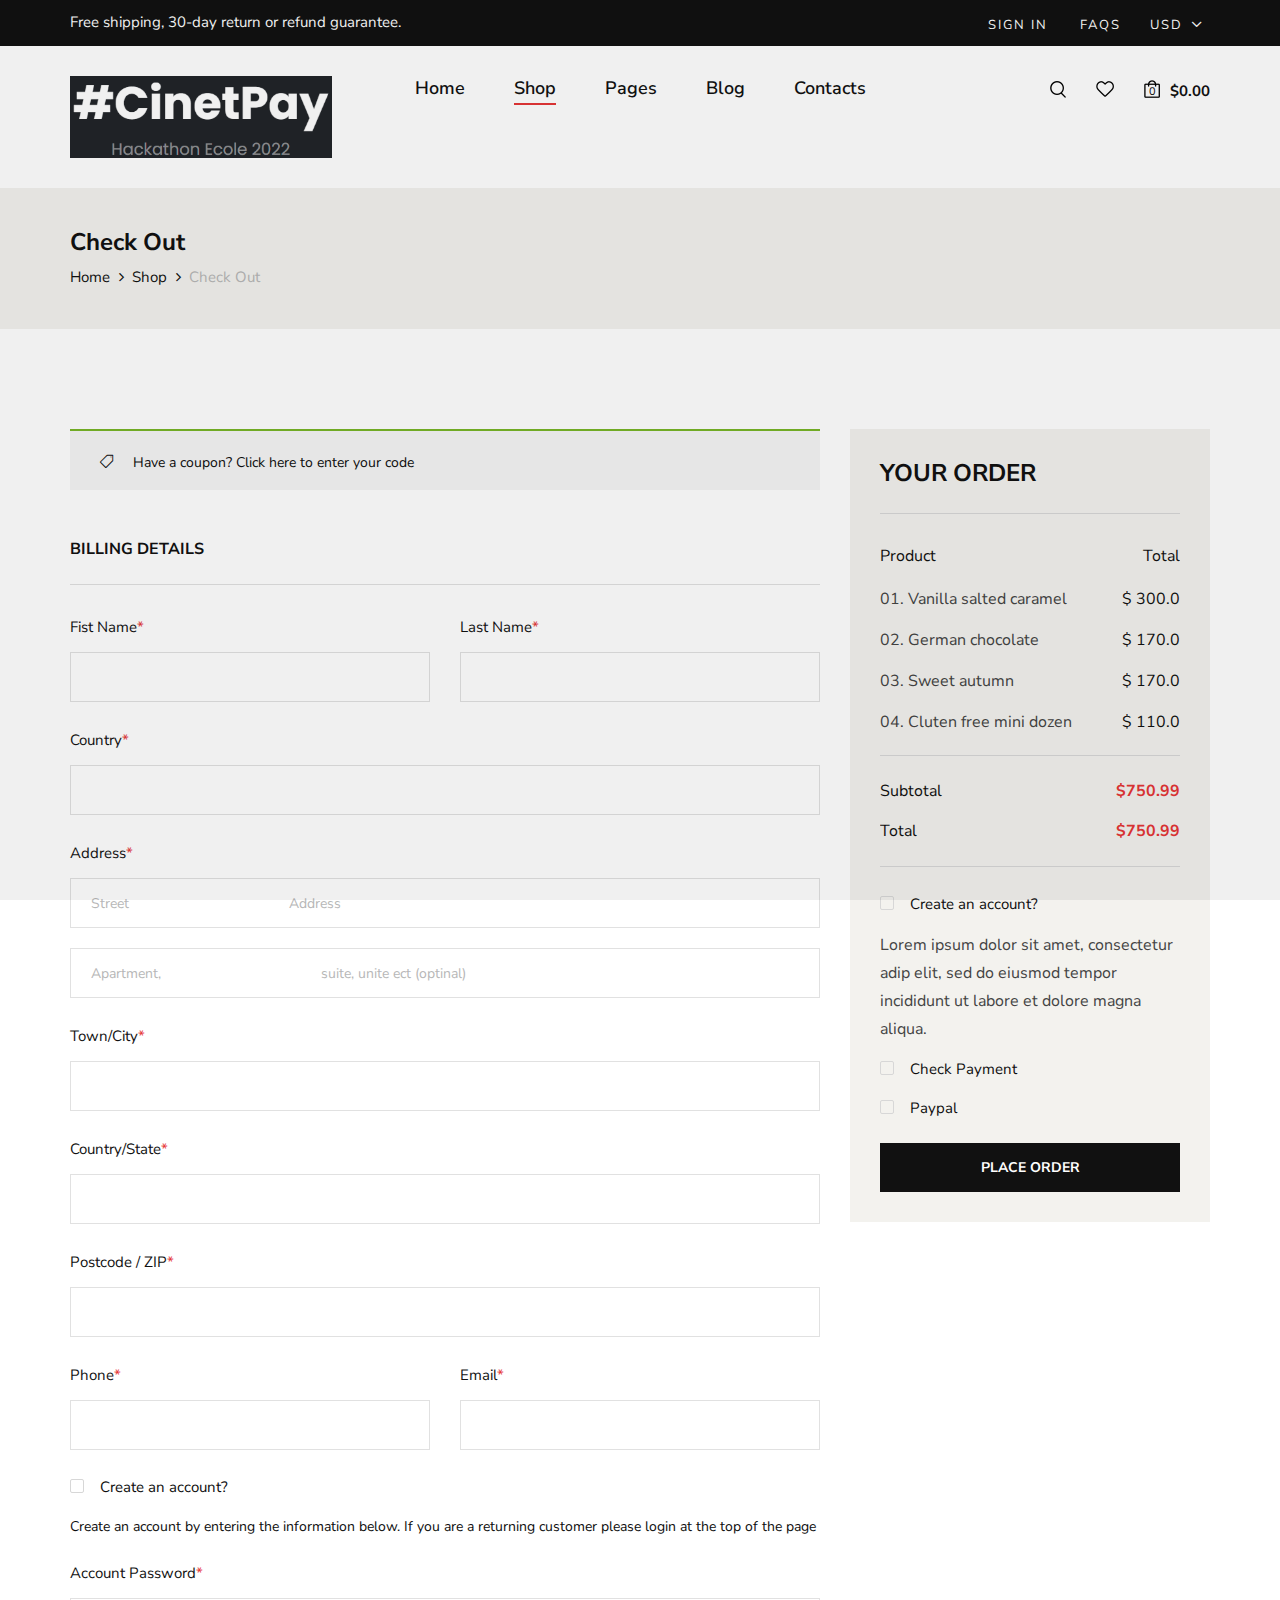
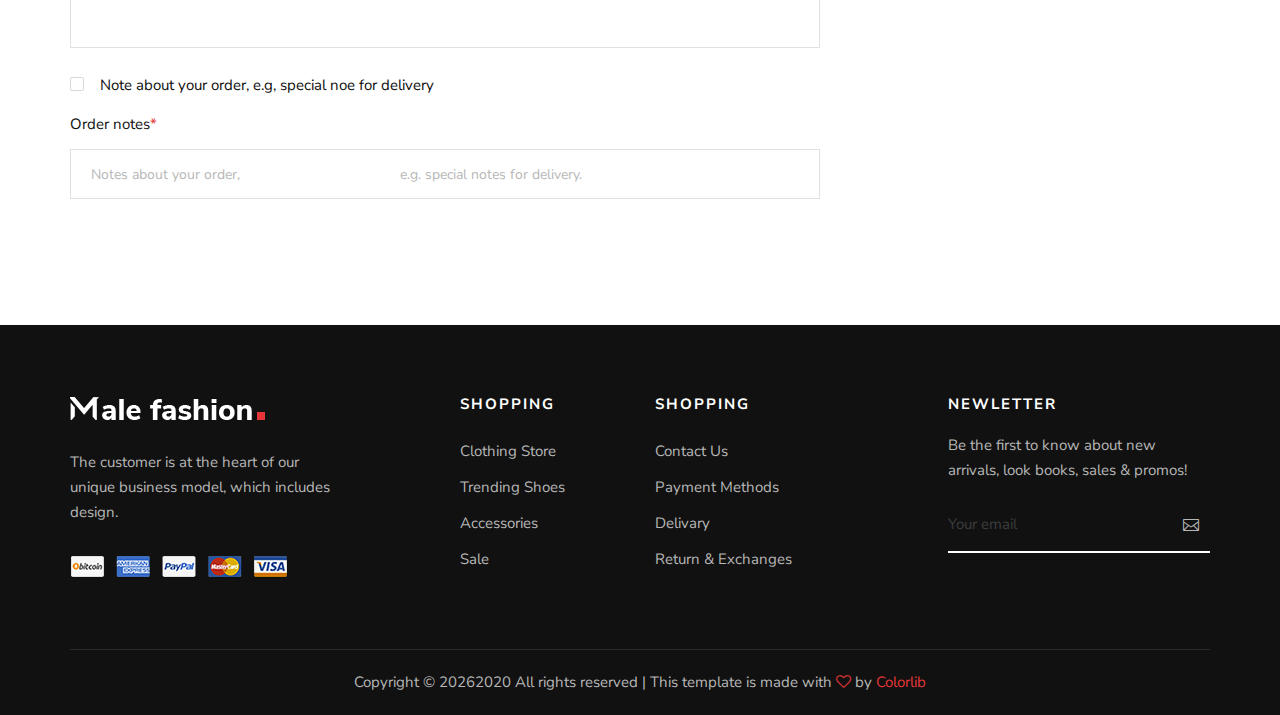
<file: public/template/checkout.html>
<!DOCTYPE html>
<html lang="zxx">

    <head>
        <meta charset="UTF-8">
        <meta name="description" content="Male_Fashion Template">
        <meta name="keywords" content="Male_Fashion, unica, creative, html">
        <meta name="viewport" content="width=device-width, initial-scale=1.0">
        <meta http-equiv="X-UA-Compatible" content="ie=edge">
        <title>Male-Fashion | Template</title>

        <!-- Google Font -->
        <link
            href="https://fonts.googleapis.com/css2?family=Nunito+Sans:wght@300;400;600;700;800;900&display=swap"
            rel="stylesheet">

        <!-- Css Styles -->
        <link rel="stylesheet" href="css/bootstrap.min.css" type="text/css">
        <link rel="stylesheet" href="css/font-awesome.min.css" type="text/css">
        <link rel="stylesheet" href="css/elegant-icons.css" type="text/css">
        <link rel="stylesheet" href="css/magnific-popup.css" type="text/css">
        <link rel="stylesheet" href="css/nice-select.css" type="text/css">
        <link rel="stylesheet" href="css/owl.carousel.min.css" type="text/css">
        <link rel="stylesheet" href="css/slicknav.min.css" type="text/css">
        <link rel="stylesheet" href="css/style.css" type="text/css">
    </head>

    <body>
        <!-- Page Preloder -->
        <div id="preloder">
            <div class="loader"></div>
        </div>

        <!-- Offcanvas Menu Begin -->
        <div class="offcanvas-menu-overlay"></div>
        <div class="offcanvas-menu-wrapper">
            <div class="offcanvas__option">
                <div class="offcanvas__links">
                    <a href="#">Sign in</a>
                    <a href="#">FAQs</a>
                </div>
                <div class="offcanvas__top__hover">
                    <span>Usd <i class="arrow_carrot-down"></i></span>
                    <ul>
                        <li>USD</li>
                        <li>EUR</li>
                        <li>USD</li>
                    </ul>
                </div>
            </div>
            <div class="offcanvas__nav__option">
                <a href="#" class="search-switch"><img src="img/icon/search.png"
                        alt=""></a>
                <a href="#"><img src="img/icon/heart.png" alt=""></a>
                <a href="#"><img src="img/icon/cart.png" alt=""> <span>0</span></a>
                <div class="price">$0.00</div>
            </div>
            <div id="mobile-menu-wrap"></div>
            <div class="offcanvas__text">
                <p>Free shipping, 30-day return or refund guarantee.</p>
            </div>
        </div>
        <!-- Offcanvas Menu End -->

        <!-- Header Section Begin -->
        <header class="header">
            <div class="header__top">
                <div class="container">
                    <div class="row">
                        <div class="col-lg-6 col-md-7">
                            <div class="header__top__left">
                                <p>Free shipping, 30-day return or refund
                                    guarantee.</p>
                            </div>
                        </div>
                        <div class="col-lg-6 col-md-5">
                            <div class="header__top__right">
                                <div class="header__top__links">
                                    <a href="#">Sign in</a>
                                    <a href="#">FAQs</a>
                                </div>
                                <div class="header__top__hover">
                                    <span>Usd <i class="arrow_carrot-down"></i></span>
                                    <ul>
                                        <li>USD</li>
                                        <li>EUR</li>
                                        <li>USD</li>
                                    </ul>
                                </div>
                            </div>
                        </div>
                    </div>
                </div>
            </div>
            <div class="container">
                <div class="row">
                    <div class="col-lg-3 col-md-3">
                        <div class="header__logo">
                            <a href="./index.html"><img src="img/logo.png"
                                    alt=""></a>
                        </div>
                    </div>
                    <div class="col-lg-6 col-md-6">
                        <nav class="header__menu mobile-menu">
                            <ul>
                                <li><a href="./index.html">Home</a></li>
                                <li class="active"><a href="./shop.html">Shop</a></li>
                                <li><a href="#">Pages</a>
                                    <ul class="dropdown">
                                        <li><a href="./about.html">About Us</a></li>
                                        <li><a href="./shop-details.html">Shop
                                                Details</a></li>
                                        <li><a href="./shopping-cart.html">Shopping
                                                Cart</a></li>
                                        <li><a href="./checkout.html">Check Out</a></li>
                                        <li><a href="./blog-details.html">Blog
                                                Details</a></li>
                                    </ul>
                                </li>
                                <li><a href="./blog.html">Blog</a></li>
                                <li><a href="./contact.html">Contacts</a></li>
                            </ul>
                        </nav>
                    </div>
                    <div class="col-lg-3 col-md-3">
                        <div class="header__nav__option">
                            <a href="#" class="search-switch"><img
                                    src="img/icon/search.png" alt=""></a>
                            <a href="#"><img src="img/icon/heart.png" alt=""></a>
                            <a href="#"><img src="img/icon/cart.png" alt="">
                                <span>0</span></a>
                            <div class="price">$0.00</div>
                        </div>
                    </div>
                </div>
                <div class="canvas__open"><i class="fa fa-bars"></i></div>
            </div>
        </header>
        <!-- Header Section End -->

        <!-- Breadcrumb Section Begin -->
        <section class="breadcrumb-option">
            <div class="container">
                <div class="row">
                    <div class="col-lg-12">
                        <div class="breadcrumb__text">
                            <h4>Check Out</h4>
                            <div class="breadcrumb__links">
                                <a href="./index.html">Home</a>
                                <a href="./shop.html">Shop</a>
                                <span>Check Out</span>
                            </div>
                        </div>
                    </div>
                </div>
            </div>
        </section>
        <!-- Breadcrumb Section End -->

        <!-- Checkout Section Begin -->
        <section class="checkout spad">
            <div class="container">
                <div class="checkout__form">
                    <form action="#">
                        <div class="row">
                            <div class="col-lg-8 col-md-6">
                                <h6 class="coupon__code"><span
                                        class="icon_tag_alt"></span> Have a
                                    coupon? <a href="#">Click
                                        here</a> to enter your code</h6>
                                <h6 class="checkout__title">Billing Details</h6>
                                <div class="row">
                                    <div class="col-lg-6">
                                        <div class="checkout__input">
                                            <p>Fist Name<span>*</span></p>
                                            <input type="text">
                                        </div>
                                    </div>
                                    <div class="col-lg-6">
                                        <div class="checkout__input">
                                            <p>Last Name<span>*</span></p>
                                            <input type="text">
                                        </div>
                                    </div>
                                </div>
                                <div class="checkout__input">
                                    <p>Country<span>*</span></p>
                                    <input type="text">
                                </div>
                                <div class="checkout__input">
                                    <p>Address<span>*</span></p>
                                    <input type="text" placeholder="Street
                                        Address" class="checkout__input__add">
                                    <input type="text" placeholder="Apartment,
                                        suite, unite ect (optinal)">
                                </div>
                                <div class="checkout__input">
                                    <p>Town/City<span>*</span></p>
                                    <input type="text">
                                </div>
                                <div class="checkout__input">
                                    <p>Country/State<span>*</span></p>
                                    <input type="text">
                                </div>
                                <div class="checkout__input">
                                    <p>Postcode / ZIP<span>*</span></p>
                                    <input type="text">
                                </div>
                                <div class="row">
                                    <div class="col-lg-6">
                                        <div class="checkout__input">
                                            <p>Phone<span>*</span></p>
                                            <input type="text">
                                        </div>
                                    </div>
                                    <div class="col-lg-6">
                                        <div class="checkout__input">
                                            <p>Email<span>*</span></p>
                                            <input type="text">
                                        </div>
                                    </div>
                                </div>
                                <div class="checkout__input__checkbox">
                                    <label for="acc">
                                        Create an account?
                                        <input type="checkbox" id="acc">
                                        <span class="checkmark"></span>
                                    </label>
                                    <p>Create an account by entering the
                                        information below. If you are a
                                        returning customer
                                        please login at the top of the page</p>
                                </div>
                                <div class="checkout__input">
                                    <p>Account Password<span>*</span></p>
                                    <input type="text">
                                </div>
                                <div class="checkout__input__checkbox">
                                    <label for="diff-acc">
                                        Note about your order, e.g, special noe
                                        for delivery
                                        <input type="checkbox" id="diff-acc">
                                        <span class="checkmark"></span>
                                    </label>
                                </div>
                                <div class="checkout__input">
                                    <p>Order notes<span>*</span></p>
                                    <input type="text"
                                        placeholder="Notes about your order,
                                        e.g. special notes for delivery.">
                                </div>
                            </div>
                            <div class="col-lg-4 col-md-6">
                                <div class="checkout__order">
                                    <h4 class="order__title">Your order</h4>
                                    <div class="checkout__order__products">Product
                                        <span>Total</span></div>
                                    <ul class="checkout__total__products">
                                        <li>01. Vanilla salted caramel <span>$
                                                300.0</span></li>
                                        <li>02. German chocolate <span>$ 170.0</span></li>
                                        <li>03. Sweet autumn <span>$ 170.0</span></li>
                                        <li>04. Cluten free mini dozen <span>$
                                                110.0</span></li>
                                    </ul>
                                    <ul class="checkout__total__all">
                                        <li>Subtotal <span>$750.99</span></li>
                                        <li>Total <span>$750.99</span></li>
                                    </ul>
                                    <div class="checkout__input__checkbox">
                                        <label for="acc-or">
                                            Create an account?
                                            <input type="checkbox" id="acc-or">
                                            <span class="checkmark"></span>
                                        </label>
                                    </div>
                                    <p>Lorem ipsum dolor sit amet, consectetur
                                        adip elit, sed do eiusmod tempor
                                        incididunt
                                        ut labore et dolore magna aliqua.</p>
                                    <div class="checkout__input__checkbox">
                                        <label for="payment">
                                            Check Payment
                                            <input type="checkbox" id="payment">
                                            <span class="checkmark"></span>
                                        </label>
                                    </div>
                                    <div class="checkout__input__checkbox">
                                        <label for="paypal">
                                            Paypal
                                            <input type="checkbox" id="paypal">
                                            <span class="checkmark"></span>
                                        </label>
                                    </div>
                                    <button type="submit" class="site-btn">PLACE
                                        ORDER</button>
                                </div>
                            </div>
                        </div>
                    </form>
                </div>
            </div>
        </section>
        <!-- Checkout Section End -->

        <!-- Footer Section Begin -->
        <footer class="footer">
            <div class="container">
                <div class="row">
                    <div class="col-lg-3 col-md-6 col-sm-6">
                        <div class="footer__about">
                            <div class="footer__logo">
                                <a href="#"><img src="img/footer-logo.png"
                                        alt=""></a>
                            </div>
                            <p>The customer is at the heart of our unique
                                business model, which includes design.</p>
                            <a href="#"><img src="img/payment.png" alt=""></a>
                        </div>
                    </div>
                    <div class="col-lg-2 offset-lg-1 col-md-3 col-sm-6">
                        <div class="footer__widget">
                            <h6>Shopping</h6>
                            <ul>
                                <li><a href="#">Clothing Store</a></li>
                                <li><a href="#">Trending Shoes</a></li>
                                <li><a href="#">Accessories</a></li>
                                <li><a href="#">Sale</a></li>
                            </ul>
                        </div>
                    </div>
                    <div class="col-lg-2 col-md-3 col-sm-6">
                        <div class="footer__widget">
                            <h6>Shopping</h6>
                            <ul>
                                <li><a href="#">Contact Us</a></li>
                                <li><a href="#">Payment Methods</a></li>
                                <li><a href="#">Delivary</a></li>
                                <li><a href="#">Return & Exchanges</a></li>
                            </ul>
                        </div>
                    </div>
                    <div class="col-lg-3 offset-lg-1 col-md-6 col-sm-6">
                        <div class="footer__widget">
                            <h6>NewLetter</h6>
                            <div class="footer__newslatter">
                                <p>Be the first to know about new arrivals, look
                                    books, sales & promos!</p>
                                <form action="#">
                                    <input type="text" placeholder="Your email">
                                    <button type="submit"><span
                                            class="icon_mail_alt"></span></button>
                                </form>
                            </div>
                        </div>
                    </div>
                </div>
                <div class="row">
                    <div class="col-lg-12 text-center">
                        <div class="footer__copyright__text">
                            <!-- Link back to Colorlib can't be removed. Template is licensed under CC BY 3.0. -->
                            <p>Copyright ©
                                <script>
                                document.write(new Date().getFullYear());
                            </script>2020
                                All rights reserved | This template is made with
                                <i class="fa fa-heart-o"
                                    aria-hidden="true"></i> by <a
                                    href="https://colorlib.com" target="_blank">Colorlib</a>
                            </p>
                            <!-- Link back to Colorlib can't be removed. Template is licensed under CC BY 3.0. -->
                        </div>
                    </div>
                </div>
            </div>
        </footer>
        <!-- Footer Section End -->

        <!-- Search Begin -->
        <div class="search-model">
            <div class="h-100 d-flex align-items-center justify-content-center">
                <div class="search-close-switch">+</div>
                <form class="search-model-form">
                    <input type="text" id="search-input" placeholder="Search
                        here.....">
                </form>
            </div>
        </div>
        <!-- Search End -->

        <!-- Js Plugins -->
        <script src="js/jquery-3.3.1.min.js"></script>
        <script src="js/bootstrap.min.js"></script>
        <script src="js/jquery.nice-select.min.js"></script>
        <script src="js/jquery.nicescroll.min.js"></script>
        <script src="js/jquery.magnific-popup.min.js"></script>
        <script src="js/jquery.countdown.min.js"></script>
        <script src="js/jquery.slicknav.js"></script>
        <script src="js/mixitup.min.js"></script>
        <script src="js/owl.carousel.min.js"></script>
        <script src="js/main.js"></script>
    </body>

</html>
</file>
<file: public/malefashion-master/css/elegant-icons.css>
@font-face {
	font-family: 'ElegantIcons';
	src:url('../fonts/ElegantIcons.eot');
	src:url('../fonts/ElegantIcons.eot?#iefix') format('embedded-opentype'),
		url('../fonts/ElegantIcons.woff') format('woff'),
		url('../fonts/ElegantIcons.ttf') format('truetype'),
		url('../fonts/ElegantIcons.svg#ElegantIcons') format('svg');
	font-weight: normal;
	font-style: normal;
}

/* Use the following CSS code if you want to use data attributes for inserting your icons */
[data-icon]:before {
	font-family: 'ElegantIcons';
	content: attr(data-icon);
	speak: none;
	font-weight: normal;
	font-variant: normal;
	text-transform: none;
	line-height: 1;
	-webkit-font-smoothing: antialiased;
	-moz-osx-font-smoothing: grayscale;
}

/* Use the following CSS code if you want to have a class per icon */
/*
Instead of a list of all class selectors,
you can use the generic selector below, but it's slower:
[class*="your-class-prefix"] {
*/
.arrow_up, .arrow_down, .arrow_left, .arrow_right, .arrow_left-up, .arrow_right-up, .arrow_right-down, .arrow_left-down, .arrow-up-down, .arrow_up-down_alt, .arrow_left-right_alt, .arrow_left-right, .arrow_expand_alt2, .arrow_expand_alt, .arrow_condense, .arrow_expand, .arrow_move, .arrow_carrot-up, .arrow_carrot-down, .arrow_carrot-left, .arrow_carrot-right, .arrow_carrot-2up, .arrow_carrot-2down, .arrow_carrot-2left, .arrow_carrot-2right, .arrow_carrot-up_alt2, .arrow_carrot-down_alt2, .arrow_carrot-left_alt2, .arrow_carrot-right_alt2, .arrow_carrot-2up_alt2, .arrow_carrot-2down_alt2, .arrow_carrot-2left_alt2, .arrow_carrot-2right_alt2, .arrow_triangle-up, .arrow_triangle-down, .arrow_triangle-left, .arrow_triangle-right, .arrow_triangle-up_alt2, .arrow_triangle-down_alt2, .arrow_triangle-left_alt2, .arrow_triangle-right_alt2, .arrow_back, .icon_minus-06, .icon_plus, .icon_close, .icon_check, .icon_minus_alt2, .icon_plus_alt2, .icon_close_alt2, .icon_check_alt2, .icon_zoom-out_alt, .icon_zoom-in_alt, .icon_search, .icon_box-empty, .icon_box-selected, .icon_minus-box, .icon_plus-box, .icon_box-checked, .icon_circle-empty, .icon_circle-slelected, .icon_stop_alt2, .icon_stop, .icon_pause_alt2, .icon_pause, .icon_menu, .icon_menu-square_alt2, .icon_menu-circle_alt2, .icon_ul, .icon_ol, .icon_adjust-horiz, .icon_adjust-vert, .icon_document_alt, .icon_documents_alt, .icon_pencil, .icon_pencil-edit_alt, .icon_pencil-edit, .icon_folder-alt, .icon_folder-open_alt, .icon_folder-add_alt, .icon_info_alt, .icon_error-oct_alt, .icon_error-circle_alt, .icon_error-triangle_alt, .icon_question_alt2, .icon_question, .icon_comment_alt, .icon_chat_alt, .icon_vol-mute_alt, .icon_volume-low_alt, .icon_volume-high_alt, .icon_quotations, .icon_quotations_alt2, .icon_clock_alt, .icon_lock_alt, .icon_lock-open_alt, .icon_key_alt, .icon_cloud_alt, .icon_cloud-upload_alt, .icon_cloud-download_alt, .icon_image, .icon_images, .icon_lightbulb_alt, .icon_gift_alt, .icon_house_alt, .icon_genius, .icon_mobile, .icon_tablet, .icon_laptop, .icon_desktop, .icon_camera_alt, .icon_mail_alt, .icon_cone_alt, .icon_ribbon_alt, .icon_bag_alt, .icon_creditcard, .icon_cart_alt, .icon_paperclip, .icon_tag_alt, .icon_tags_alt, .icon_trash_alt, .icon_cursor_alt, .icon_mic_alt, .icon_compass_alt, .icon_pin_alt, .icon_pushpin_alt, .icon_map_alt, .icon_drawer_alt, .icon_toolbox_alt, .icon_book_alt, .icon_calendar, .icon_film, .icon_table, .icon_contacts_alt, .icon_headphones, .icon_lifesaver, .icon_piechart, .icon_refresh, .icon_link_alt, .icon_link, .icon_loading, .icon_blocked, .icon_archive_alt, .icon_heart_alt, .icon_star_alt, .icon_star-half_alt, .icon_star, .icon_star-half, .icon_tools, .icon_tool, .icon_cog, .icon_cogs, .arrow_up_alt, .arrow_down_alt, .arrow_left_alt, .arrow_right_alt, .arrow_left-up_alt, .arrow_right-up_alt, .arrow_right-down_alt, .arrow_left-down_alt, .arrow_condense_alt, .arrow_expand_alt3, .arrow_carrot_up_alt, .arrow_carrot-down_alt, .arrow_carrot-left_alt, .arrow_carrot-right_alt, .arrow_carrot-2up_alt, .arrow_carrot-2dwnn_alt, .arrow_carrot-2left_alt, .arrow_carrot-2right_alt, .arrow_triangle-up_alt, .arrow_triangle-down_alt, .arrow_triangle-left_alt, .arrow_triangle-right_alt, .icon_minus_alt, .icon_plus_alt, .icon_close_alt, .icon_check_alt, .icon_zoom-out, .icon_zoom-in, .icon_stop_alt, .icon_menu-square_alt, .icon_menu-circle_alt, .icon_document, .icon_documents, .icon_pencil_alt, .icon_folder, .icon_folder-open, .icon_folder-add, .icon_folder_upload, .icon_folder_download, .icon_info, .icon_error-circle, .icon_error-oct, .icon_error-triangle, .icon_question_alt, .icon_comment, .icon_chat, .icon_vol-mute, .icon_volume-low, .icon_volume-high, .icon_quotations_alt, .icon_clock, .icon_lock, .icon_lock-open, .icon_key, .icon_cloud, .icon_cloud-upload, .icon_cloud-download, .icon_lightbulb, .icon_gift, .icon_house, .icon_camera, .icon_mail, .icon_cone, .icon_ribbon, .icon_bag, .icon_cart, .icon_tag, .icon_tags, .icon_trash, .icon_cursor, .icon_mic, .icon_compass, .icon_pin, .icon_pushpin, .icon_map, .icon_drawer, .icon_toolbox, .icon_book, .icon_contacts, .icon_archive, .icon_heart, .icon_profile, .icon_group, .icon_grid-2x2, .icon_grid-3x3, .icon_music, .icon_pause_alt, .icon_phone, .icon_upload, .icon_download, .social_facebook, .social_twitter, .social_pinterest, .social_googleplus, .social_tumblr, .social_tumbleupon, .social_wordpress, .social_instagram, .social_dribbble, .social_vimeo, .social_linkedin, .social_rss, .social_deviantart, .social_share, .social_myspace, .social_skype, .social_youtube, .social_picassa, .social_googledrive, .social_flickr, .social_blogger, .social_spotify, .social_delicious, .social_facebook_circle, .social_twitter_circle, .social_pinterest_circle, .social_googleplus_circle, .social_tumblr_circle, .social_stumbleupon_circle, .social_wordpress_circle, .social_instagram_circle, .social_dribbble_circle, .social_vimeo_circle, .social_linkedin_circle, .social_rss_circle, .social_deviantart_circle, .social_share_circle, .social_myspace_circle, .social_skype_circle, .social_youtube_circle, .social_picassa_circle, .social_googledrive_alt2, .social_flickr_circle, .social_blogger_circle, .social_spotify_circle, .social_delicious_circle, .social_facebook_square, .social_twitter_square, .social_pinterest_square, .social_googleplus_square, .social_tumblr_square, .social_stumbleupon_square, .social_wordpress_square, .social_instagram_square, .social_dribbble_square, .social_vimeo_square, .social_linkedin_square, .social_rss_square, .social_deviantart_square, .social_share_square, .social_myspace_square, .social_skype_square, .social_youtube_square, .social_picassa_square, .social_googledrive_square, .social_flickr_square, .social_blogger_square, .social_spotify_square, .social_delicious_square, .icon_printer, .icon_calulator, .icon_building, .icon_floppy, .icon_drive, .icon_search-2, .icon_id, .icon_id-2, .icon_puzzle, .icon_like, .icon_dislike, .icon_mug, .icon_currency, .icon_wallet, .icon_pens, .icon_easel, .icon_flowchart, .icon_datareport, .icon_briefcase, .icon_shield, .icon_percent, .icon_globe, .icon_globe-2, .icon_target, .icon_hourglass, .icon_balance, .icon_rook, .icon_printer-alt, .icon_calculator_alt, .icon_building_alt, .icon_floppy_alt, .icon_drive_alt, .icon_search_alt, .icon_id_alt, .icon_id-2_alt, .icon_puzzle_alt, .icon_like_alt, .icon_dislike_alt, .icon_mug_alt, .icon_currency_alt, .icon_wallet_alt, .icon_pens_alt, .icon_easel_alt, .icon_flowchart_alt, .icon_datareport_alt, .icon_briefcase_alt, .icon_shield_alt, .icon_percent_alt, .icon_globe_alt, .icon_clipboard {
	font-family: 'ElegantIcons';
	speak: none;
	font-style: normal;
	font-weight: normal;
	font-variant: normal;
	text-transform: none;
	line-height: 1;
	-webkit-font-smoothing: antialiased;
}
.arrow_up:before {
	content: "\21";
}
.arrow_down:before {
	content: "\22";
}
.arrow_left:before {
	content: "\23";
}
.arrow_right:before {
	content: "\24";
}
.arrow_left-up:before {
	content: "\25";
}
.arrow_right-up:before {
	content: "\26";
}
.arrow_right-down:before {
	content: "\27";
}
.arrow_left-down:before {
	content: "\28";
}
.arrow-up-down:before {
	content: "\29";
}
.arrow_up-down_alt:before {
	content: "\2a";
}
.arrow_left-right_alt:before {
	content: "\2b";
}
.arrow_left-right:before {
	content: "\2c";
}
.arrow_expand_alt2:before {
	content: "\2d";
}
.arrow_expand_alt:before {
	content: "\2e";
}
.arrow_condense:before {
	content: "\2f";
}
.arrow_expand:before {
	content: "\30";
}
.arrow_move:before {
	content: "\31";
}
.arrow_carrot-up:before {
	content: "\32";
}
.arrow_carrot-down:before {
	content: "\33";
}
.arrow_carrot-left:before {
	content: "\34";
}
.arrow_carrot-right:before {
	content: "\35";
}
.arrow_carrot-2up:before {
	content: "\36";
}
.arrow_carrot-2down:before {
	content: "\37";
}
.arrow_carrot-2left:before {
	content: "\38";
}
.arrow_carrot-2right:before {
	content: "\39";
}
.arrow_carrot-up_alt2:before {
	content: "\3a";
}
.arrow_carrot-down_alt2:before {
	content: "\3b";
}
.arrow_carrot-left_alt2:before {
	content: "\3c";
}
.arrow_carrot-right_alt2:before {
	content: "\3d";
}
.arrow_carrot-2up_alt2:before {
	content: "\3e";
}
.arrow_carrot-2down_alt2:before {
	content: "\3f";
}
.arrow_carrot-2left_alt2:before {
	content: "\40";
}
.arrow_carrot-2right_alt2:before {
	content: "\41";
}
.arrow_triangle-up:before {
	content: "\42";
}
.arrow_triangle-down:before {
	content: "\43";
}
.arrow_triangle-left:before {
	content: "\44";
}
.arrow_triangle-right:before {
	content: "\45";
}
.arrow_triangle-up_alt2:before {
	content: "\46";
}
.arrow_triangle-down_alt2:before {
	content: "\47";
}
.arrow_triangle-left_alt2:before {
	content: "\48";
}
.arrow_triangle-right_alt2:before {
	content: "\49";
}
.arrow_back:before {
	content: "\4a";
}
.icon_minus-06:before {
	content: "\4b";
}
.icon_plus:before {
	content: "\4c";
}
.icon_close:before {
	content: "\4d";
}
.icon_check:before {
	content: "\4e";
}
.icon_minus_alt2:before {
	content: "\4f";
}
.icon_plus_alt2:before {
	content: "\50";
}
.icon_close_alt2:before {
	content: "\51";
}
.icon_check_alt2:before {
	content: "\52";
}
.icon_zoom-out_alt:before {
	content: "\53";
}
.icon_zoom-in_alt:before {
	content: "\54";
}
.icon_search:before {
	content: "\55";
}
.icon_box-empty:before {
	content: "\56";
}
.icon_box-selected:before {
	content: "\57";
}
.icon_minus-box:before {
	content: "\58";
}
.icon_plus-box:before {
	content: "\59";
}
.icon_box-checked:before {
	content: "\5a";
}
.icon_circle-empty:before {
	content: "\5b";
}
.icon_circle-slelected:before {
	content: "\5c";
}
.icon_stop_alt2:before {
	content: "\5d";
}
.icon_stop:before {
	content: "\5e";
}
.icon_pause_alt2:before {
	content: "\5f";
}
.icon_pause:before {
	content: "\60";
}
.icon_menu:before {
	content: "\61";
}
.icon_menu-square_alt2:before {
	content: "\62";
}
.icon_menu-circle_alt2:before {
	content: "\63";
}
.icon_ul:before {
	content: "\64";
}
.icon_ol:before {
	content: "\65";
}
.icon_adjust-horiz:before {
	content: "\66";
}
.icon_adjust-vert:before {
	content: "\67";
}
.icon_document_alt:before {
	content: "\68";
}
.icon_documents_alt:before {
	content: "\69";
}
.icon_pencil:before {
	content: "\6a";
}
.icon_pencil-edit_alt:before {
	content: "\6b";
}
.icon_pencil-edit:before {
	content: "\6c";
}
.icon_folder-alt:before {
	content: "\6d";
}
.icon_folder-open_alt:before {
	content: "\6e";
}
.icon_folder-add_alt:before {
	content: "\6f";
}
.icon_info_alt:before {
	content: "\70";
}
.icon_error-oct_alt:before {
	content: "\71";
}
.icon_error-circle_alt:before {
	content: "\72";
}
.icon_error-triangle_alt:before {
	content: "\73";
}
.icon_question_alt2:before {
	content: "\74";
}
.icon_question:before {
	content: "\75";
}
.icon_comment_alt:before {
	content: "\76";
}
.icon_chat_alt:before {
	content: "\77";
}
.icon_vol-mute_alt:before {
	content: "\78";
}
.icon_volume-low_alt:before {
	content: "\79";
}
.icon_volume-high_alt:before {
	content: "\7a";
}
.icon_quotations:before {
	content: "\7b";
}
.icon_quotations_alt2:before {
	content: "\7c";
}
.icon_clock_alt:before {
	content: "\7d";
}
.icon_lock_alt:before {
	content: "\7e";
}
.icon_lock-open_alt:before {
	content: "\e000";
}
.icon_key_alt:before {
	content: "\e001";
}
.icon_cloud_alt:before {
	content: "\e002";
}
.icon_cloud-upload_alt:before {
	content: "\e003";
}
.icon_cloud-download_alt:before {
	content: "\e004";
}
.icon_image:before {
	content: "\e005";
}
.icon_images:before {
	content: "\e006";
}
.icon_lightbulb_alt:before {
	content: "\e007";
}
.icon_gift_alt:before {
	content: "\e008";
}
.icon_house_alt:before {
	content: "\e009";
}
.icon_genius:before {
	content: "\e00a";
}
.icon_mobile:before {
	content: "\e00b";
}
.icon_tablet:before {
	content: "\e00c";
}
.icon_laptop:before {
	content: "\e00d";
}
.icon_desktop:before {
	content: "\e00e";
}
.icon_camera_alt:before {
	content: "\e00f";
}
.icon_mail_alt:before {
	content: "\e010";
}
.icon_cone_alt:before {
	content: "\e011";
}
.icon_ribbon_alt:before {
	content: "\e012";
}
.icon_bag_alt:before {
	content: "\e013";
}
.icon_creditcard:before {
	content: "\e014";
}
.icon_cart_alt:before {
	content: "\e015";
}
.icon_paperclip:before {
	content: "\e016";
}
.icon_tag_alt:before {
	content: "\e017";
}
.icon_tags_alt:before {
	content: "\e018";
}
.icon_trash_alt:before {
	content: "\e019";
}
.icon_cursor_alt:before {
	content: "\e01a";
}
.icon_mic_alt:before {
	content: "\e01b";
}
.icon_compass_alt:before {
	content: "\e01c";
}
.icon_pin_alt:before {
	content: "\e01d";
}
.icon_pushpin_alt:before {
	content: "\e01e";
}
.icon_map_alt:before {
	content: "\e01f";
}
.icon_drawer_alt:before {
	content: "\e020";
}
.icon_toolbox_alt:before {
	content: "\e021";
}
.icon_book_alt:before {
	content: "\e022";
}
.icon_calendar:before {
	content: "\e023";
}
.icon_film:before {
	content: "\e024";
}
.icon_table:before {
	content: "\e025";
}
.icon_contacts_alt:before {
	content: "\e026";
}
.icon_headphones:before {
	content: "\e027";
}
.icon_lifesaver:before {
	content: "\e028";
}
.icon_piechart:before {
	content: "\e029";
}
.icon_refresh:before {
	content: "\e02a";
}
.icon_link_alt:before {
	content: "\e02b";
}
.icon_link:before {
	content: "\e02c";
}
.icon_loading:before {
	content: "\e02d";
}
.icon_blocked:before {
	content: "\e02e";
}
.icon_archive_alt:before {
	content: "\e02f";
}
.icon_heart_alt:before {
	content: "\e030";
}
.icon_star_alt:before {
	content: "\e031";
}
.icon_star-half_alt:before {
	content: "\e032";
}
.icon_star:before {
	content: "\e033";
}
.icon_star-half:before {
	content: "\e034";
}
.icon_tools:before {
	content: "\e035";
}
.icon_tool:before {
	content: "\e036";
}
.icon_cog:before {
	content: "\e037";
}
.icon_cogs:before {
	content: "\e038";
}
.arrow_up_alt:before {
	content: "\e039";
}
.arrow_down_alt:before {
	content: "\e03a";
}
.arrow_left_alt:before {
	content: "\e03b";
}
.arrow_right_alt:before {
	content: "\e03c";
}
.arrow_left-up_alt:before {
	content: "\e03d";
}
.arrow_right-up_alt:before {
	content: "\e03e";
}
.arrow_right-down_alt:before {
	content: "\e03f";
}
.arrow_left-down_alt:before {
	content: "\e040";
}
.arrow_condense_alt:before {
	content: "\e041";
}
.arrow_expand_alt3:before {
	content: "\e042";
}
.arrow_carrot_up_alt:before {
	content: "\e043";
}
.arrow_carrot-down_alt:before {
	content: "\e044";
}
.arrow_carrot-left_alt:before {
	content: "\e045";
}
.arrow_carrot-right_alt:before {
	content: "\e046";
}
.arrow_carrot-2up_alt:before {
	content: "\e047";
}
.arrow_carrot-2dwnn_alt:before {
	content: "\e048";
}
.arrow_carrot-2left_alt:before {
	content: "\e049";
}
.arrow_carrot-2right_alt:before {
	content: "\e04a";
}
.arrow_triangle-up_alt:before {
	content: "\e04b";
}
.arrow_triangle-down_alt:before {
	content: "\e04c";
}
.arrow_triangle-left_alt:before {
	content: "\e04d";
}
.arrow_triangle-right_alt:before {
	content: "\e04e";
}
.icon_minus_alt:before {
	content: "\e04f";
}
.icon_plus_alt:before {
	content: "\e050";
}
.icon_close_alt:before {
	content: "\e051";
}
.icon_check_alt:before {
	content: "\e052";
}
.icon_zoom-out:before {
	content: "\e053";
}
.icon_zoom-in:before {
	content: "\e054";
}
.icon_stop_alt:before {
	content: "\e055";
}
.icon_menu-square_alt:before {
	content: "\e056";
}
.icon_menu-circle_alt:before {
	content: "\e057";
}
.icon_document:before {
	content: "\e058";
}
.icon_documents:before {
	content: "\e059";
}
.icon_pencil_alt:before {
	content: "\e05a";
}
.icon_folder:before {
	content: "\e05b";
}
.icon_folder-open:before {
	content: "\e05c";
}
.icon_folder-add:before {
	content: "\e05d";
}
.icon_folder_upload:before {
	content: "\e05e";
}
.icon_folder_download:before {
	content: "\e05f";
}
.icon_info:before {
	content: "\e060";
}
.icon_error-circle:before {
	content: "\e061";
}
.icon_error-oct:before {
	content: "\e062";
}
.icon_error-triangle:before {
	content: "\e063";
}
.icon_question_alt:before {
	content: "\e064";
}
.icon_comment:before {
	content: "\e065";
}
.icon_chat:before {
	content: "\e066";
}
.icon_vol-mute:before {
	content: "\e067";
}
.icon_volume-low:before {
	content: "\e068";
}
.icon_volume-high:before {
	content: "\e069";
}
.icon_quotations_alt:before {
	content: "\e06a";
}
.icon_clock:before {
	content: "\e06b";
}
.icon_lock:before {
	content: "\e06c";
}
.icon_lock-open:before {
	content: "\e06d";
}
.icon_key:before {
	content: "\e06e";
}
.icon_cloud:before {
	content: "\e06f";
}
.icon_cloud-upload:before {
	content: "\e070";
}
.icon_cloud-download:before {
	content: "\e071";
}
.icon_lightbulb:before {
	content: "\e072";
}
.icon_gift:before {
	content: "\e073";
}
.icon_house:before {
	content: "\e074";
}
.icon_camera:before {
	content: "\e075";
}
.icon_mail:before {
	content: "\e076";
}
.icon_cone:before {
	content: "\e077";
}
.icon_ribbon:before {
	content: "\e078";
}
.icon_bag:before {
	content: "\e079";
}
.icon_cart:before {
	content: "\e07a";
}
.icon_tag:before {
	content: "\e07b";
}
.icon_tags:before {
	content: "\e07c";
}
.icon_trash:before {
	content: "\e07d";
}
.icon_cursor:before {
	content: "\e07e";
}
.icon_mic:before {
	content: "\e07f";
}
.icon_compass:before {
	content: "\e080";
}
.icon_pin:before {
	content: "\e081";
}
.icon_pushpin:before {
	content: "\e082";
}
.icon_map:before {
	content: "\e083";
}
.icon_drawer:before {
	content: "\e084";
}
.icon_toolbox:before {
	content: "\e085";
}
.icon_book:before {
	content: "\e086";
}
.icon_contacts:before {
	content: "\e087";
}
.icon_archive:before {
	content: "\e088";
}
.icon_heart:before {
	content: "\e089";
}
.icon_profile:before {
	content: "\e08a";
}
.icon_group:before {
	content: "\e08b";
}
.icon_grid-2x2:before {
	content: "\e08c";
}
.icon_grid-3x3:before {
	content: "\e08d";
}
.icon_music:before {
	content: "\e08e";
}
.icon_pause_alt:before {
	content: "\e08f";
}
.icon_phone:before {
	content: "\e090";
}
.icon_upload:before {
	content: "\e091";
}
.icon_download:before {
	content: "\e092";
}
.social_facebook:before {
	content: "\e093";
}
.social_twitter:before {
	content: "\e094";
}
.social_pinterest:before {
	content: "\e095";
}
.social_googleplus:before {
	content: "\e096";
}
.social_tumblr:before {
	content: "\e097";
}
.social_tumbleupon:before {
	content: "\e098";
}
.social_wordpress:before {
	content: "\e099";
}
.social_instagram:before {
	content: "\e09a";
}
.social_dribbble:before {
	content: "\e09b";
}
.social_vimeo:before {
	content: "\e09c";
}
.social_linkedin:before {
	content: "\e09d";
}
.social_rss:before {
	content: "\e09e";
}
.social_deviantart:before {
	content: "\e09f";
}
.social_share:before {
	content: "\e0a0";
}
.social_myspace:before {
	content: "\e0a1";
}
.social_skype:before {
	content: "\e0a2";
}
.social_youtube:before {
	content: "\e0a3";
}
.social_picassa:before {
	content: "\e0a4";
}
.social_googledrive:before {
	content: "\e0a5";
}
.social_flickr:before {
	content: "\e0a6";
}
.social_blogger:before {
	content: "\e0a7";
}
.social_spotify:before {
	content: "\e0a8";
}
.social_delicious:before {
	content: "\e0a9";
}
.social_facebook_circle:before {
	content: "\e0aa";
}
.social_twitter_circle:before {
	content: "\e0ab";
}
.social_pinterest_circle:before {
	content: "\e0ac";
}
.social_googleplus_circle:before {
	content: "\e0ad";
}
.social_tumblr_circle:before {
	content: "\e0ae";
}
.social_stumbleupon_circle:before {
	content: "\e0af";
}
.social_wordpress_circle:before {
	content: "\e0b0";
}
.social_instagram_circle:before {
	content: "\e0b1";
}
.social_dribbble_circle:before {
	content: "\e0b2";
}
.social_vimeo_circle:before {
	content: "\e0b3";
}
.social_linkedin_circle:before {
	content: "\e0b4";
}
.social_rss_circle:before {
	content: "\e0b5";
}
.social_deviantart_circle:before {
	content: "\e0b6";
}
.social_share_circle:before {
	content: "\e0b7";
}
.social_myspace_circle:before {
	content: "\e0b8";
}
.social_skype_circle:before {
	content: "\e0b9";
}
.social_youtube_circle:before {
	content: "\e0ba";
}
.social_picassa_circle:before {
	content: "\e0bb";
}
.social_googledrive_alt2:before {
	content: "\e0bc";
}
.social_flickr_circle:before {
	content: "\e0bd";
}
.social_blogger_circle:before {
	content: "\e0be";
}
.social_spotify_circle:before {
	content: "\e0bf";
}
.social_delicious_circle:before {
	content: "\e0c0";
}
.social_facebook_square:before {
	content: "\e0c1";
}
.social_twitter_square:before {
	content: "\e0c2";
}
.social_pinterest_square:before {
	content: "\e0c3";
}
.social_googleplus_square:before {
	content: "\e0c4";
}
.social_tumblr_square:before {
	content: "\e0c5";
}
.social_stumbleupon_square:before {
	content: "\e0c6";
}
.social_wordpress_square:before {
	content: "\e0c7";
}
.social_instagram_square:before {
	content: "\e0c8";
}
.social_dribbble_square:before {
	content: "\e0c9";
}
.social_vimeo_square:before {
	content: "\e0ca";
}
.social_linkedin_square:before {
	content: "\e0cb";
}
.social_rss_square:before {
	content: "\e0cc";
}
.social_deviantart_square:before {
	content: "\e0cd";
}
.social_share_square:before {
	content: "\e0ce";
}
.social_myspace_square:before {
	content: "\e0cf";
}
.social_skype_square:before {
	content: "\e0d0";
}
.social_youtube_square:before {
	content: "\e0d1";
}
.social_picassa_square:before {
	content: "\e0d2";
}
.social_googledrive_square:before {
	content: "\e0d3";
}
.social_flickr_square:before {
	content: "\e0d4";
}
.social_blogger_square:before {
	content: "\e0d5";
}
.social_spotify_square:before {
	content: "\e0d6";
}
.social_delicious_square:before {
	content: "\e0d7";
}
.icon_printer:before {
	content: "\e103";
}
.icon_calulator:before {
	content: "\e0ee";
}
.icon_building:before {
	content: "\e0ef";
}
.icon_floppy:before {
	content: "\e0e8";
}
.icon_drive:before {
	content: "\e0ea";
}
.icon_search-2:before {
	content: "\e101";
}
.icon_id:before {
	content: "\e107";
}
.icon_id-2:before {
	content: "\e108";
}
.icon_puzzle:before {
	content: "\e102";
}
.icon_like:before {
	content: "\e106";
}
.icon_dislike:before {
	content: "\e0eb";
}
.icon_mug:before {
	content: "\e105";
}
.icon_currency:before {
	content: "\e0ed";
}
.icon_wallet:before {
	content: "\e100";
}
.icon_pens:before {
	content: "\e104";
}
.icon_easel:before {
	content: "\e0e9";
}
.icon_flowchart:before {
	content: "\e109";
}
.icon_datareport:before {
	content: "\e0ec";
}
.icon_briefcase:before {
	content: "\e0fe";
}
.icon_shield:before {
	content: "\e0f6";
}
.icon_percent:before {
	content: "\e0fb";
}
.icon_globe:before {
	content: "\e0e2";
}
.icon_globe-2:before {
	content: "\e0e3";
}
.icon_target:before {
	content: "\e0f5";
}
.icon_hourglass:before {
	content: "\e0e1";
}
.icon_balance:before {
	content: "\e0ff";
}
.icon_rook:before {
	content: "\e0f8";
}
.icon_printer-alt:before {
	content: "\e0fa";
}
.icon_calculator_alt:before {
	content: "\e0e7";
}
.icon_building_alt:before {
	content: "\e0fd";
}
.icon_floppy_alt:before {
	content: "\e0e4";
}
.icon_drive_alt:before {
	content: "\e0e5";
}
.icon_search_alt:before {
	content: "\e0f7";
}
.icon_id_alt:before {
	content: "\e0e0";
}
.icon_id-2_alt:before {
	content: "\e0fc";
}
.icon_puzzle_alt:before {
	content: "\e0f9";
}
.icon_like_alt:before {
	content: "\e0dd";
}
.icon_dislike_alt:before {
	content: "\e0f1";
}
.icon_mug_alt:before {
	content: "\e0dc";
}
.icon_currency_alt:before {
	content: "\e0f3";
}
.icon_wallet_alt:before {
	content: "\e0d8";
}
.icon_pens_alt:before {
	content: "\e0db";
}
.icon_easel_alt:before {
	content: "\e0f0";
}
.icon_flowchart_alt:before {
	content: "\e0df";
}
.icon_datareport_alt:before {
	content: "\e0f2";
}
.icon_briefcase_alt:before {
	content: "\e0f4";
}
.icon_shield_alt:before {
	content: "\e0d9";
}
.icon_percent_alt:before {
	content: "\e0da";
}
.icon_globe_alt:before {
	content: "\e0de";
}
.icon_clipboard:before {
	content: "\e0e6";
}


	.glyph {
		float: left;
		text-align: center;
		padding: .75em;
		margin: .4em 1.5em .75em 0;
		width: 6em;
text-shadow: none;
	}
        .glyph_big {
        font-size: 128px;
        color: #59c5dc;
        float: left;
        margin-right: 20px;
        }

        .glyph div { padding-bottom: 10px;}

	.glyph input {
		font-family: consolas, monospace;
		font-size: 12px;
		width: 100%;
		text-align: center;
		border: 0;
		box-shadow: 0 0 0 1px #ccc;
		padding: .2em;
                -moz-border-radius: 5px;
                -webkit-border-radius: 5px;
	}
	.centered {
		margin-left: auto;
		margin-right: auto;
	}
	.glyph .fs1 {
		font-size: 2em;
	}
</file>
<file: public/malefashion-master/css/nice-select.css>
.nice-select {
  -webkit-tap-highlight-color: transparent;
  background-color: #fff;
  border-radius: 5px;
  border: solid 1px #e8e8e8;
  box-sizing: border-box;
  clear: both;
  cursor: pointer;
  display: block;
  float: left;
  font-family: inherit;
  font-size: 14px;
  font-weight: normal;
  height: 42px;
  line-height: 40px;
  outline: none;
  padding-left: 18px;
  padding-right: 30px;
  position: relative;
  text-align: left !important;
  -webkit-transition: all 0.2s ease-in-out;
  transition: all 0.2s ease-in-out;
  -webkit-user-select: none;
     -moz-user-select: none;
      -ms-user-select: none;
          user-select: none;
  white-space: nowrap;
  width: auto; }
  .nice-select:hover {
    border-color: #dbdbdb; }
  .nice-select:active, .nice-select.open, .nice-select:focus {
    border-color: #999; }
  .nice-select:after {
    border-bottom: 2px solid #999;
    border-right: 2px solid #999;
    content: '';
    display: block;
    height: 5px;
    margin-top: -4px;
    pointer-events: none;
    position: absolute;
    right: 12px;
    top: 50%;
    -webkit-transform-origin: 66% 66%;
        -ms-transform-origin: 66% 66%;
            transform-origin: 66% 66%;
    -webkit-transform: rotate(45deg);
        -ms-transform: rotate(45deg);
            transform: rotate(45deg);
    -webkit-transition: all 0.15s ease-in-out;
    transition: all 0.15s ease-in-out;
    width: 5px; }
  .nice-select.open:after {
    -webkit-transform: rotate(-135deg);
        -ms-transform: rotate(-135deg);
            transform: rotate(-135deg); }
  .nice-select.open .list {
    opacity: 1;
    pointer-events: auto;
    -webkit-transform: scale(1) translateY(0);
        -ms-transform: scale(1) translateY(0);
            transform: scale(1) translateY(0); }
  .nice-select.disabled {
    border-color: #ededed;
    color: #999;
    pointer-events: none; }
    .nice-select.disabled:after {
      border-color: #cccccc; }
  .nice-select.wide {
    width: 100%; }
    .nice-select.wide .list {
      left: 0 !important;
      right: 0 !important; }
  .nice-select.right {
    float: right; }
    .nice-select.right .list {
      left: auto;
      right: 0; }
  .nice-select.small {
    font-size: 12px;
    height: 36px;
    line-height: 34px; }
    .nice-select.small:after {
      height: 4px;
      width: 4px; }
    .nice-select.small .option {
      line-height: 34px;
      min-height: 34px; }
  .nice-select .list {
    background-color: #fff;
    border-radius: 5px;
    box-shadow: 0 0 0 1px rgba(68, 68, 68, 0.11);
    box-sizing: border-box;
    margin-top: 4px;
    opacity: 0;
    overflow: hidden;
    padding: 0;
    pointer-events: none;
    position: absolute;
    top: 100%;
    left: 0;
    -webkit-transform-origin: 50% 0;
        -ms-transform-origin: 50% 0;
            transform-origin: 50% 0;
    -webkit-transform: scale(0.75) translateY(-21px);
        -ms-transform: scale(0.75) translateY(-21px);
            transform: scale(0.75) translateY(-21px);
    -webkit-transition: all 0.2s cubic-bezier(0.5, 0, 0, 1.25), opacity 0.15s ease-out;
    transition: all 0.2s cubic-bezier(0.5, 0, 0, 1.25), opacity 0.15s ease-out;
    z-index: 9; }
    .nice-select .list:hover .option:not(:hover) {
      background-color: transparent !important; }
  .nice-select .option {
    cursor: pointer;
    font-weight: 400;
    line-height: 40px;
    list-style: none;
    min-height: 40px;
    outline: none;
    padding-left: 18px;
    padding-right: 29px;
    text-align: left;
    -webkit-transition: all 0.2s;
    transition: all 0.2s; }
    .nice-select .option:hover, .nice-select .option.focus, .nice-select .option.selected.focus {
      background-color: #f6f6f6; }
    .nice-select .option.selected {
      font-weight: bold; }
    .nice-select .option.disabled {
      background-color: transparent;
      color: #999;
      cursor: default; }

.no-csspointerevents .nice-select .list {
  display: none; }

.no-csspointerevents .nice-select.open .list {
  display: block; }
</file>
<file: public/malefashion-master/css/style.css>
/******************************************************************
  Template Name: Male Fashion
  Description: Male Fashion - ecommerce teplate
  Author: Colorib
  Author URI: https://www.colorib.com/
  Version: 1.0
  Created: Colorib 
******************************************************************/

/*------------------------------------------------------------------
[Table of contents]

1.  Template default CSS
	1.1	Variables
	1.2	Mixins
	1.3	Flexbox
	1.4	Reset
2.  Helper Css
3.  Header Section
4.  Hero Section
5.  Banner Section
6.  Product Section
7.  Intagram Section
8.  Latest Section
9.  Contact
10.  Footer Style
-------------------------------------------------------------------*/

/*----------------------------------------*/
/* Template default CSS
/*----------------------------------------*/

html,
body {
	height: 100%;
	font-family: "Nunito Sans", sans-serif;
	-webkit-font-smoothing: antialiased;
}

h1,
h2,
h3,
h4,
h5,
h6 {
	margin: 0;
	color: #111111;
	font-weight: 400;
	font-family: "Nunito Sans", sans-serif;
}

h1 {
	font-size: 70px;
}

h2 {
	font-size: 36px;
}

h3 {
	font-size: 30px;
}

h4 {
	font-size: 24px;
}

h5 {
	font-size: 18px;
}

h6 {
	font-size: 16px;
}

p {
	font-size: 15px;
	font-family: "Nunito Sans", sans-serif;
	color: #3d3d3d;
	font-weight: 400;
	line-height: 25px;
	margin: 0 0 15px 0;
}

img {
	max-width: 100%;
}

input:focus,
select:focus,
button:focus,
textarea:focus {
	outline: none;
}

a:hover,
a:focus {
	text-decoration: none;
	outline: none;
	color: #ffffff;
}

ul,
ol {
	padding: 0;
	margin: 0;
}

/*---------------------
  Helper CSS
-----------------------*/

.section-title {
	margin-bottom: 45px;
	text-align: center;
}

.section-title span {
	color: #e53637;
	font-size: 14px;
	font-weight: 700;
	text-transform: uppercase;
	letter-spacing: 2px;
	margin-bottom: 15px;
	display: block;
}

.section-title h2 {
	color: #111111;
	font-weight: 700;
	line-height: 46px;
}

.set-bg {
	background-repeat: no-repeat;
	background-size: cover;
	background-position: top center;
}

.spad {
	padding-top: 100px;
	padding-bottom: 100px;
}

.text-white h1,
.text-white h2,
.text-white h3,
.text-white h4,
.text-white h5,
.text-white h6,
.text-white p,
.text-white span,
.text-white li,
.text-white a {
	color: #fff;
}

/* buttons */

.primary-btn {
	display: inline-block;
	font-size: 13px;
	font-weight: 700;
	text-transform: uppercase;
	padding: 14px 30px;
	color: #ffffff;
	background: #000000;
	letter-spacing: 4px;
}

.site-btn {
	font-size: 14px;
	color: #ffffff;
	background: #111111;
	font-weight: 700;
	border: none;
	text-transform: uppercase;
	display: inline-block;
	padding: 14px 30px;
}

/* Preloder */

#preloder {
	position: fixed;
	width: 100%;
	height: 100%;
	top: 0;
	left: 0;
	z-index: 999999;
	background: #000;
}

.loader {
	width: 40px;
	height: 40px;
	position: absolute;
	top: 50%;
	left: 50%;
	margin-top: -13px;
	margin-left: -13px;
	border-radius: 60px;
	animation: loader 0.8s linear infinite;
	-webkit-animation: loader 0.8s linear infinite;
}

@keyframes loader {
	0% {
		-webkit-transform: rotate(0deg);
		transform: rotate(0deg);
		border: 4px solid #f44336;
		border-left-color: transparent;
	}
	50% {
		-webkit-transform: rotate(180deg);
		transform: rotate(180deg);
		border: 4px solid #673ab7;
		border-left-color: transparent;
	}
	100% {
		-webkit-transform: rotate(360deg);
		transform: rotate(360deg);
		border: 4px solid #f44336;
		border-left-color: transparent;
	}
}

@-webkit-keyframes loader {
	0% {
		-webkit-transform: rotate(0deg);
		border: 4px solid #f44336;
		border-left-color: transparent;
	}
	50% {
		-webkit-transform: rotate(180deg);
		border: 4px solid #673ab7;
		border-left-color: transparent;
	}
	100% {
		-webkit-transform: rotate(360deg);
		border: 4px solid #f44336;
		border-left-color: transparent;
	}
}

.spacial-controls {
	position: fixed;
	width: 111px;
	height: 91px;
	top: 0;
	right: 0;
	z-index: 999;
}

.spacial-controls .search-switch {
	display: block;
	height: 100%;
	padding-top: 30px;
	background: #323232;
	text-align: center;
	cursor: pointer;
}

.search-model {
	display: none;
	position: fixed;
	width: 100%;
	height: 100%;
	left: 0;
	top: 0;
	background: #000;
	z-index: 99999;
}

.search-model-form {
	padding: 0 15px;
}

.search-model-form input {
	width: 500px;
	font-size: 40px;
	border: none;
	border-bottom: 2px solid #333;
	background: 0 0;
	color: #999;
}

.search-close-switch {
	position: absolute;
	width: 50px;
	height: 50px;
	background: #333;
	color: #fff;
	text-align: center;
	border-radius: 50%;
	font-size: 28px;
	line-height: 28px;
	top: 30px;
	cursor: pointer;
	-webkit-transform: rotate(45deg);
	-ms-transform: rotate(45deg);
	transform: rotate(45deg);
	display: -webkit-box;
	display: -ms-flexbox;
	display: flex;
	-webkit-box-align: center;
	-ms-flex-align: center;
	align-items: center;
	-webkit-box-pack: center;
	-ms-flex-pack: center;
	justify-content: center;
}

/*---------------------
  Header
-----------------------*/

.header {
	background: #ffffff;
}

.header__top {
	background: #111111;
	padding: 10px 0;
}

.header__top__left p {
	color: #ffffff;
	margin-bottom: 0;
}

.header__top__right {
	text-align: right;
}

.header__top__links {
	display: inline-block;
	margin-right: 25px;
}

.header__top__links a {
	color: #ffffff;
	font-size: 13px;
	text-transform: uppercase;
	letter-spacing: 2px;
	margin-right: 28px;
	display: inline-block;
}

.header__top__links a:last-child {
	margin-right: 0;
}

.header__top__hover {
	display: inline-block;
	position: relative;
}

.header__top__hover:hover ul {
	top: 24px;
	opacity: 1;
	visibility: visible;
}

.header__top__hover span {
	color: #ffffff;
	font-size: 13px;
	text-transform: uppercase;
	letter-spacing: 2px;
	display: inline-block;
	cursor: pointer;
}

.header__top__hover span i {
	font-size: 20px;
	position: relative;
	top: 3px;
	right: 2px;
}

.header__top__hover ul {
	background: #ffffff;
	display: inline-block;
	padding: 2px 0;
	position: absolute;
	left: 0;
	top: 44px;
	opacity: 0;
	visibility: hidden;
	z-index: 3;
	-webkit-box-shadow: 0 10px 20px rgba(0, 0, 0, 0.1);
	box-shadow: 0 10px 20px rgba(0, 0, 0, 0.1);
	-webkit-transition: all, 0.3s;
	-o-transition: all, 0.3s;
	transition: all, 0.3s;
}

.header__top__hover ul li {
	list-style: none;
	font-size: 13px;
	color: #111111;
	padding: 2px 15px;
	cursor: pointer;
}

.header__logo {
	padding: 30px 0;
}

.header__logo a {
	display: inline-block;
}

.header__menu {
	text-align: center;
	padding: 26px 0 25px;
}

.header__menu ul li {
	list-style: none;
	display: inline-block;
	margin-right: 45px;
	position: relative;
}

.header__menu ul li.active a:after {
	-webkit-transform: scale(1);
	-ms-transform: scale(1);
	transform: scale(1);
}

.header__menu ul li:hover a:after {
	-webkit-transform: scale(1);
	-ms-transform: scale(1);
	transform: scale(1);
}

.header__menu ul li:hover .dropdown {
	top: 32px;
	opacity: 1;
	visibility: visible;
}

.header__menu ul li:last-child {
	margin-right: 0;
}

.header__menu ul li .dropdown {
	position: absolute;
	left: 0;
	top: 56px;
	width: 150px;
	background: #111111;
	text-align: left;
	padding: 5px 0;
	z-index: 9;
	opacity: 0;
	visibility: hidden;
	-webkit-transition: all, 0.3s;
	-o-transition: all, 0.3s;
	transition: all, 0.3s;
}

.header__menu ul li .dropdown li {
	display: block;
	margin-right: 0;
}

.header__menu ul li .dropdown li a {
	font-size: 14px;
	color: #ffffff;
	font-weight: 400;
	padding: 5px 20px;
	text-transform: capitalize;
}

.header__menu ul li .dropdown li a:after {
	display: none;
}

.header__menu ul li a {
	font-size: 18px;
	color: #111111;
	display: block;
	font-weight: 600;
	position: relative;
	padding: 3px 0;
}

.header__menu ul li a:after {
	position: absolute;
	left: 0;
	bottom: 0;
	width: 100%;
	height: 2px;
	background: #e53637;
	content: "";
	-webkit-transition: all, 0.5s;
	-o-transition: all, 0.5s;
	transition: all, 0.5s;
	-webkit-transform: scale(0);
	-ms-transform: scale(0);
	transform: scale(0);
}

.header__nav__option {
	text-align: right;
	padding: 30px 0;
}

.header__nav__option a {
	display: inline-block;
	margin-right: 26px;
	position: relative;
}

.header__nav__option a span {
	color: #0d0d0d;
	font-size: 11px;
	position: absolute;
	left: 5px;
	top: 8px;
}

.header__nav__option a:last-child {
	margin-right: 0;
}

.header__nav__option .price {
	font-size: 15px;
	color: #111111;
	font-weight: 700;
	display: inline-block;
	margin-left: -20px;
	position: relative;
	top: 3px;
}

.offcanvas-menu-wrapper {
	display: none;
}

.canvas__open {
	display: none;
}

/*---------------------
  Hero
-----------------------*/

.hero__slider.owl-carousel .owl-item.active .hero__text h6 {
	top: 0;
	opacity: 1;
}

.hero__slider.owl-carousel .owl-item.active .hero__text h2 {
	top: 0;
	opacity: 1;
}

.hero__slider.owl-carousel .owl-item.active .hero__text p {
	top: 0;
	opacity: 1;
}

.hero__slider.owl-carousel .owl-item.active .hero__text .primary-btn {
	top: 0;
	opacity: 1;
}

.hero__slider.owl-carousel .owl-nav button {
	font-size: 36px;
	color: #333333;
	position: absolute;
	left: 75px;
	top: 50%;
	margin-top: -18px;
	line-height: 29px;
}

.hero__slider.owl-carousel .owl-nav button.owl-next {
	left: auto;
	right: 75px;
}

.hero__items {
	height: 800px;
	padding-top: 230px;
}

.hero__text h6 {
	color: #e53637;
	font-size: 14px;
	font-weight: 700;
	text-transform: uppercase;
	letter-spacing: 2px;
	margin-bottom: 28px;
	position: relative;
	top: 100px;
	opacity: 0;
	-webkit-transition: all, 0.3s;
	-o-transition: all, 0.3s;
	transition: all, 0.3s;
}

.hero__text h2 {
	color: #111111;
	font-size: 48px;
	font-weight: 700;
	line-height: 58px;
	margin-bottom: 30px;
	position: relative;
	top: 100px;
	opacity: 0;
	-webkit-transition: all, 0.6s;
	-o-transition: all, 0.6s;
	transition: all, 0.6s;
}

.hero__text p {
	font-size: 16px;
	line-height: 28px;
	margin-bottom: 35px;
	position: relative;
	top: 100px;
	opacity: 0;
	-webkit-transition: all, 0.9s;
	-o-transition: all, 0.9s;
	transition: all, 0.9s;
}

.hero__text .primary-btn {
	position: relative;
	top: 100px;
	opacity: 0;
	-webkit-transition: all, 1.1s;
	-o-transition: all, 1.1s;
	transition: all, 1.1s;
}

.hero__text .primary-btn span {
	font-size: 20px;
	position: relative;
	top: 4px;
	font-weight: 700;
}

.hero__social {
	margin-top: 190px;
}

.hero__social a {
	font-size: 16px;
	color: #3d3d3d;
	display: inline-block;
	margin-right: 32px;
}

.hero__social a:last-child {
	margin-right: 0;
}

/*---------------------
  Banner
-----------------------*/

.blog {
	padding-bottom: 55px;
}

.banner__item {
	position: relative;
	overflow: hidden;
}

.banner__item:hover .banner__item__text a:after {
	width: 40px;
	background: #e53637;
}

.banner__item.banner__item--middle {
	margin-top: -75px;
}

.banner__item.banner__item--middle .banner__item__pic {
	float: none;
}

.banner__item.banner__item--middle .banner__item__text {
	position: relative;
	top: 0;
	left: 0;
	max-width: 100%;
	padding-top: 22px;
}

.banner__item.banner__item--last {
	margin-top: 100px;
}

.banner__item__pic {
	float: right;
}

.banner__item__text {
	max-width: 300px;
	position: absolute;
	left: 0;
	top: 140px;
}

.banner__item__text h2 {
	color: #111111;
	font-weight: 700;
	line-height: 46px;
	margin-bottom: 10px;
}

.banner__item__text a {
	display: inline-block;
	color: #111111;
	font-size: 13px;
	font-weight: 700;
	letter-spacing: 4px;
	text-transform: uppercase;
	padding: 3px 0;
	position: relative;
}

.banner__item__text a:after {
	position: absolute;
	left: 0;
	bottom: 0;
	width: 100%;
	height: 2px;
	background: #111111;
	content: "";
	-webkit-transition: all, 0.3s;
	-o-transition: all, 0.3s;
	transition: all, 0.3s;
}

/*---------------------
  Categories
-----------------------*/

.categories {
	background: #f3f2ee;
	overflow: hidden;
	padding-top: 150px;
	padding-bottom: 125px;
}

.categories__text {
	padding-top: 40px;
	position: relative;
	z-index: 1;
}

.categories__text:before {
	position: absolute;
	left: -485px;
	top: 0;
	height: 300px;
	width: 600px;
	background: #ffffff;
	z-index: -1;
	content: "";
}

.categories__text h2 {
	color: #b7b7b7;
	line-height: 72px;
	font-size: 34px;
}

.categories__text h2 span {
	font-weight: 700;
	color: #111111;
}

.categories__hot__deal {
	position: relative;
	z-index: 5;
}

.categories__hot__deal img {
	min-width: 100%;
}

.hot__deal__sticker {
	height: 100px;
	width: 100px;
	background: #111111;
	border-radius: 50%;
	padding-top: 22px;
	text-align: center;
	position: absolute;
	right: 0;
	top: -36px;
}

.hot__deal__sticker span {
	display: block;
	font-size: 15px;
	color: #ffffff;
	margin-bottom: 4px;
}

.hot__deal__sticker h5 {
	color: #ffffff;
	font-size: 20px;
	font-weight: 700;
}

.categories__deal__countdown span {
	color: #e53637;
	font-size: 14px;
	font-weight: 700;
	text-transform: uppercase;
	letter-spacing: 2px;
	margin-bottom: 15px;
	display: block;
}

.categories__deal__countdown h2 {
	color: #111111;
	font-weight: 700;
	line-height: 46px;
	margin-bottom: 25px;
}

.categories__deal__countdown .categories__deal__countdown__timer {
	margin-bottom: 20px;
	overflow: hidden;
	margin-left: -30px;
}

.categories__deal__countdown .categories__deal__countdown__timer .cd-item {
	width: 25%;
	float: left;
	margin-bottom: 25px;
	text-align: center;
	position: relative;
}

.categories__deal__countdown .categories__deal__countdown__timer .cd-item:after {
	position: absolute;
	right: 0;
	top: 7px;
	content: ":";
	font-size: 24px;
	font-weight: 700;
	color: #3d3d3d;
}

.categories__deal__countdown .categories__deal__countdown__timer .cd-item:last-child:after {
	display: none;
}

.categories__deal__countdown .categories__deal__countdown__timer .cd-item span {
	color: #111111;
	font-weight: 700;
	display: block;
	font-size: 36px;
}

.categories__deal__countdown .categories__deal__countdown__timer .cd-item p {
	margin-bottom: 0;
}

/*---------------------
  Instagram
-----------------------*/

.instagram {
	padding-bottom: 0;
}

.instagram__pic__item {
	width: 33.33%;
	float: left;
	height: 261px;
	background-position: center center;
}

.instagram__text {
	padding-top: 130px;
}

.instagram__text h2 {
	color: #111111;
	font-weight: 700;
	margin-bottom: 30px;
}

.instagram__text p {
	margin-bottom: 65px;
}

.instagram__text h3 {
	color: #e53637;
	font-weight: 700;
}

/*---------------------
  Product
-----------------------*/

.product {
	padding-top: 0;
	padding-bottom: 60px;
}

.filter__controls {
	text-align: center;
	margin-bottom: 45px;
}

.filter__controls li {
	color: #b7b7b7;
	font-size: 24px;
	font-weight: 700;
	list-style: none;
	display: inline-block;
	margin-right: 88px;
	cursor: pointer;
}

.filter__controls li:last-child {
	margin-right: 0;
}

.filter__controls li.active {
	color: #111111;
}

.product__item {
	overflow: hidden;
	margin-bottom: 40px;
}

.product__item.sale .product__item__pic .label {
	color: #ffffff;
	background: #111111;
}

.product__item.sale .product__item__text .rating i {
	color: #f7941d;
}

.product__item.sale .product__item__text .rating i:nth-last-child(1) {
	color: #b7b7b7;
}

.product__item:hover .product__item__pic .product__hover {
	right: 20px;
	opacity: 1;
}

.product__item:hover .product__item__text a {
	top: 22px;
	opacity: 1;
	visibility: visible;
}

.product__item:hover .product__item__text h6 {
	opacity: 0;
}

.product__item:hover .product__item__text .product__color__select {
	opacity: 1;
}

.product__item__pic {
	height: 260px;
	position: relative;
	background-position: center center;
}

.product__item__pic .label {
	color: #111111;
	font-size: 11px;
	font-weight: 700;
	letter-spacing: 2px;
	text-transform: uppercase;
	display: inline-block;
	padding: 4px 15px 2px;
	background: #ffffff;
	position: absolute;
	left: 0;
	top: 20px;
}

.product__item__pic .product__hover {
	position: absolute;
	right: -200px;
	top: 20px;
	-webkit-transition: all, 0.8s;
	-o-transition: all, 0.8s;
	transition: all, 0.8s;
}

.product__item__pic .product__hover li {
	list-style: none;
	margin-bottom: 10px;
	position: relative;
}

.product__item__pic .product__hover li:hover span {
	opacity: 1;
	visibility: visible;
}

.product__item__pic .product__hover li span {
	color: #ffffff;
	background: #111111;
	display: inline-block;
	padding: 4px 10px;
	font-size: 12px;
	position: absolute;
	left: -78px;
	top: 5px;
	z-index: 1;
	opacity: 0;
	visibility: hidden;
	-webkit-transition: all, 0.3s;
	-o-transition: all, 0.3s;
	transition: all, 0.3s;
}

.product__item__pic .product__hover li span:after {
	position: absolute;
	right: -2px;
	top: 5px;
	height: 15px;
	width: 15px;
	background: #111111;
	content: "";
	-webkit-transform: rotate(45deg);
	-ms-transform: rotate(45deg);
	transform: rotate(45deg);
	z-index: -1;
}

.product__item__pic .product__hover li img {
	background: #ffffff;
	padding: 10px;
	display: inline-block;
}

.product__item__text {
	padding-top: 25px;
	position: relative;
}

.product__item__text a {
	font-size: 15px;
	color: #e53637;
	font-weight: 700;
	position: absolute;
	left: 0;
	top: 0;
	opacity: 0;
	visibility: hidden;
	-webkit-transition: all, 0.3s;
	-o-transition: all, 0.3s;
	transition: all, 0.3s;
}

.product__item__text h6 {
	color: #111111;
	font-size: 15px;
	font-weight: 600;
	margin-bottom: 5px;
	-webkit-transition: all, 0.3s;
	-o-transition: all, 0.3s;
	transition: all, 0.3s;
}

.product__item__text .rating {
	margin-bottom: 6px;
}

.product__item__text .rating i {
	font-size: 14px;
	color: #b7b7b7;
	margin-right: -5px;
}

.product__item__text h5 {
	color: #0d0d0d;
	font-weight: 700;
}

.product__item__text .product__color__select {
	position: absolute;
	right: 0;
	bottom: 0;
	opacity: 0;
	-webkit-transition: all, 0.5s;
	-o-transition: all, 0.5s;
	transition: all, 0.5s;
}

.product__item__text .product__color__select label {
	display: inline-block;
	height: 12px;
	width: 12px;
	background: #5e64d1;
	border-radius: 50%;
	margin-bottom: 0;
	margin-right: 5px;
	position: relative;
	cursor: pointer;
}

.product__item__text .product__color__select label.black {
	background: #404a47;
}

.product__item__text .product__color__select label.grey {
	background: #d5a667;
}

.product__item__text .product__color__select label.active:after {
	opacity: 1;
}

.product__item__text .product__color__select label:after {
	position: absolute;
	left: -3px;
	top: -3px;
	height: 18px;
	width: 18px;
	border: 1px solid #b9b9b9;
	content: "";
	border-radius: 50%;
	opacity: 0;
}

.product__item__text .product__color__select label input {
	position: absolute;
	visibility: hidden;
}

/*---------------------
  Shop
-----------------------*/

.shop__sidebar {
	padding-right: 20px;
}

.shop__sidebar__search {
	margin-bottom: 45px;
}

.shop__sidebar__search form {
	position: relative;
}

.shop__sidebar__search form input {
	width: 100%;
	font-size: 15px;
	color: #b7b7b7;
	padding-left: 20px;
	border: 1px solid #e5e5e5;
	height: 42px;
}

.shop__sidebar__search form input::-webkit-input-placeholder {
	color: #b7b7b7;
}

.shop__sidebar__search form input::-moz-placeholder {
	color: #b7b7b7;
}

.shop__sidebar__search form input:-ms-input-placeholder {
	color: #b7b7b7;
}

.shop__sidebar__search form input::-ms-input-placeholder {
	color: #b7b7b7;
}

.shop__sidebar__search form input::placeholder {
	color: #b7b7b7;
}

.shop__sidebar__search form button {
	color: #b7b7b7;
	font-size: 15px;
	border: none;
	background: transparent;
	position: absolute;
	right: 0;
	padding: 0 15px;
	top: 0;
	height: 100%;
}

.shop__sidebar__accordion .card {
	border: none;
	border-radius: 0;
	margin-bottom: 25px;
}

.shop__sidebar__accordion .card:last-child {
	margin-bottom: 0;
}

.shop__sidebar__accordion .card:last-child .card-body {
	padding-bottom: 0;
	border-bottom: none;
}

.shop__sidebar__accordion .card-body {
	padding: 0;
	padding-top: 10px;
	padding-bottom: 20px;
	border-bottom: 1px solid #e5e5e5;
}

.shop__sidebar__accordion .card-heading {
	cursor: pointer;
}

.shop__sidebar__accordion .card-heading a {
	color: #111111;
	font-size: 16px;
	font-weight: 700;
	text-transform: uppercase;
	display: block;
}

.shop__sidebar__categories ul,
.shop__sidebar__price ul,
.shop__sidebar__brand ul {
	height: 225px;
}

.shop__sidebar__categories ul li,
.shop__sidebar__price ul li,
.shop__sidebar__brand ul li {
	list-style: none;
}

.shop__sidebar__categories ul li a,
.shop__sidebar__price ul li a,
.shop__sidebar__brand ul li a {
	color: #b7b7b7;
	font-size: 15px;
	line-height: 32px;
	-webkit-transition: all, 0.3s;
	-o-transition: all, 0.3s;
	transition: all, 0.3s;
}

.shop__sidebar__categories ul li a:hover,
.shop__sidebar__price ul li a:hover,
.shop__sidebar__brand ul li a:hover {
	color: #111111;
}

.shop__sidebar__brand ul {
	height: auto;
}

.shop__sidebar__price ul {
	height: auto;
}

.shop__sidebar__size {
	padding-top: 15px;
}

.shop__sidebar__size label {
	color: #111111;
	font-size: 15px;
	font-weight: 700;
	text-transform: uppercase;
	display: inline-block;
	border: 1px solid #e5e5e5;
	padding: 6px 25px;
	margin-bottom: 10px;
	margin-right: 5px;
	cursor: pointer;
}

.shop__sidebar__size label.active {
	background: #111111;
	color: #ffffff;
	border-color: #111111;
}

.shop__sidebar__size label input {
	position: absolute;
	visibility: hidden;
}

.shop__sidebar__color {
	padding-top: 15px;
}

.shop__sidebar__color label {
	height: 30px;
	width: 30px;
	border-radius: 50%;
	position: relative;
	margin-right: 10px;
	display: inline-block;
	margin-bottom: 10px;
	cursor: pointer;
}

.shop__sidebar__color label.c-1 {
	background: #0b090c;
}

.shop__sidebar__color label.c-2 {
	background: #20315f;
}

.shop__sidebar__color label.c-3 {
	background: #f1af4d;
}

.shop__sidebar__color label.c-4 {
	background: #636068;
}

.shop__sidebar__color label.c-5 {
	background: #57594d;
}

.shop__sidebar__color label.c-6 {
	background: #e8bac4;
}

.shop__sidebar__color label.c-7 {
	background: #d6c1d7;
}

.shop__sidebar__color label.c-8 {
	background: #ed1c24;
}

.shop__sidebar__color label.c-9 {
	background: #ffffff;
}

.shop__sidebar__color label:after {
	position: absolute;
	left: -3px;
	top: -3px;
	height: 36px;
	width: 36px;
	border: 1px solid #e5e5e5;
	content: "";
	border-radius: 50%;
}

.shop__sidebar__color label input {
	position: absolute;
	visibility: hidden;
}

.shop__sidebar__tags {
	padding-top: 15px;
}

.shop__sidebar__tags a {
	color: #404040;
	font-size: 13px;
	font-weight: 700;
	background: #f1f5f8;
	padding: 5px 18px;
	display: inline-block;
	text-transform: uppercase;
	margin-right: 6px;
	margin-bottom: 10px;
	-webkit-transition: all, 0.3s;
	-o-transition: all, 0.3s;
	transition: all, 0.3s;
}

.shop__sidebar__tags a:hover {
	background: #111111;
	color: #ffffff;
}

.shop__sidebar__accordion .card-heading a:after,
.shop__sidebar__accordion .card-heading>a.active[aria-expanded=false]:after {
	content: "";
	font-family: "FontAwesome";
	font-size: 24px;
	font-weight: 700;
	color: #111111;
	position: absolute;
	right: 0;
	top: 2px;
	line-height: 20px;
}

.shop__sidebar__accordion .card-heading.active a:after {
	content: "";
	font-family: "FontAwesome";
	font-size: 24px;
	font-weight: 700;
	color: #111111;
	position: absolute;
	right: 0;
	top: 2px;
	line-height: 20px;
}

.shop__product__option {
	margin-bottom: 45px;
}

.shop__product__option p {
	color: #111111;
	margin-bottom: 0;
}

.shop__product__option__right {
	text-align: right;
}

.shop__product__option__right p {
	display: inline-block;
	margin-bottom: 0;
}

.shop__product__option__right .nice-select {
	float: none;
	display: inline-block;
	padding: 0;
	line-height: 26px;
	height: auto;
	border: none;
	padding-right: 28px;
}

.shop__product__option__right .nice-select:after {
	border-bottom: 1.5px solid #111111;
	border-right: 1.5px solid #111111;
	height: 8px;
	right: 12px;
	width: 8px;
}

.shop__product__option__right .nice-select span {
	color: #111111;
	font-size: 15px;
	font-weight: 700;
}

.shop__product__option__right .nice-select .list {
	border-radius: 0;
}

.product__pagination {
	padding-top: 25px;
	text-align: center;
}

.product__pagination a {
	display: inline-block;
	font-size: 16px;
	font-weight: 700;
	color: #111111;
	height: 30px;
	width: 30px;
	border: 1px solid transparent;
	border-radius: 50%;
	line-height: 30px;
	text-align: center;
}

.product__pagination a.active {
	border-color: #111111;
}

.product__pagination a:hover {
	border-color: #111111;
}

.product__pagination span {
	display: inline-block;
	font-size: 16px;
	font-weight: 700;
	color: #111111;
	padding-left: 10px;
	padding-right: 15px;
}

/*---------------------
  Shop
-----------------------*/

.product__details__pic {
	text-align: center;
	background: #f3f2ee;
	padding: 40px 0 60px;
	margin-bottom: 100px;
}

.product__details__pic .nav-tabs {
	border-bottom: none;
	width: 105px;
}

.product__details__pic .nav-tabs .nav-item {
	margin-bottom: 10px;
}

.product__details__pic .nav-tabs .nav-item:last-child {
	margin-bottom: 0;
}

.product__details__pic .nav-tabs .nav-item .nav-link {
	padding: 0;
	display: block;
}

.product__details__pic .nav-tabs .nav-item .nav-link .product__thumb__pic {
	height: 120px;
	width: 95px;
	display: -webkit-box;
	display: -ms-flexbox;
	display: flex;
	-webkit-box-align: center;
	-ms-flex-align: center;
	align-items: center;
	-webkit-box-pack: center;
	-ms-flex-pack: center;
	justify-content: center;
}

.product__details__pic .nav-tabs .nav-item .nav-link .product__thumb__pic i {
	height: 56px;
	width: 56px;
	border: 4px solid #ffffff;
	border-radius: 50%;
	font-size: 20px;
	color: #ffffff;
	line-height: 48px;
	display: inline-block;
	text-align: center;
}

.product__details__pic .nav-tabs .nav-item.show .nav-link,
.product__details__pic .nav-tabs .nav-link.active {
	background-color: transparent;
	border-color: transparent;
}

.product__details__breadcrumb {
	margin-bottom: 30px;
}

.product__details__breadcrumb a {
	font-size: 15px;
	color: #111111;
	margin-right: 18px;
	display: inline-block;
	position: relative;
}

.product__details__breadcrumb a:after {
	position: absolute;
	right: -14px;
	top: 0;
	content: "";
	font-family: "FontAwesome";
}

.product__details__breadcrumb span {
	font-size: 15px;
	color: #b7b7b7;
	display: inline-block;
}

.product__details__pic__item {
	position: relative;
}

.product__details__pic__item a {
	height: 56px;
	width: 56px;
	border: 4px solid #ffffff;
	border-radius: 50%;
	font-size: 20px;
	color: #ffffff;
	line-height: 48px;
	text-align: center;
	display: inline-block;
	position: absolute;
	left: 50%;
	top: 50%;
	margin-top: -28px;
	margin-left: -28px;
}

.product__details__text {
	text-align: center;
}

.product__details__text h4 {
	color: #111111;
	font-weight: 700;
	margin-bottom: 10px;
}

.product__details__text .rating {
	margin-bottom: 20px;
}

.product__details__text .rating i {
	font-size: 15px;
	color: #f7941d;
	display: inline-block;
	margin-right: -5px;
}

.product__details__text .rating span {
	display: inline-block;
	color: #3d3d3d;
	margin-left: 5px;
}

.product__details__text h3 {
	color: #0d0d0d;
	font-weight: 700;
	margin-bottom: 16px;
}

.product__details__text h3 span {
	color: #b7b7b7;
	font-size: 20px;
	font-weight: 400;
	margin-left: 10px;
	text-decoration: line-through;
}

.product__details__text p {
	margin-bottom: 35px;
}

.product__details__option {
	margin-bottom: 30px;
}

.product__details__option__size {
	display: inline-block;
	margin-right: 50px;
}

.product__details__option__size span {
	color: #111111;
	display: inline-block;
	margin-right: 10px;
}

.product__details__option__size label {
	color: #111111;
	font-size: 15px;
	font-weight: 700;
	text-transform: uppercase;
	display: inline-block;
	border: 1px solid #e5e5e5;
	padding: 6px 15px;
	margin-bottom: 0;
	margin-right: 5px;
	cursor: pointer;
}

.product__details__option__size label.active {
	background: #111111;
	color: #ffffff;
	border-color: #111111;
}

.product__details__option__size label input {
	position: absolute;
	visibility: hidden;
}

.product__details__option__color {
	display: inline-block;
	position: relative;
	top: 10px;
}

.product__details__option__color span {
	color: #111111;
	display: inline-block;
	margin-right: 10px;
	position: relative;
	top: -9px;
}

.product__details__option__color label {
	height: 30px;
	width: 30px;
	border-radius: 50%;
	position: relative;
	margin-right: 10px;
	margin-bottom: 0;
	display: inline-block;
	cursor: pointer;
}

.product__details__option__color label.c-1 {
	background: #0b090c;
}

.product__details__option__color label.c-2 {
	background: #20315f;
}

.product__details__option__color label.c-3 {
	background: #f1af4d;
}

.product__details__option__color label.c-4 {
	background: #ed1c24;
}

.product__details__option__color label.c-9 {
	background: #ffffff;
}

.product__details__option__color label:after {
	position: absolute;
	left: -3px;
	top: -3px;
	height: 36px;
	width: 36px;
	border: 1px solid #e5e5e5;
	content: "";
	border-radius: 50%;
}

.product__details__option__color label input {
	position: absolute;
	visibility: hidden;
}

.product__details__cart__option {
	margin-bottom: 25px;
}

.product__details__cart__option .quantity {
	display: inline-block;
	margin-right: 20px;
}

.product__details__cart__option .quantity .pro-qty {
	width: 100px;
	height: 40px;
	border: 1px solid #e5e5e5;
	position: relative;
}

.product__details__cart__option .quantity .pro-qty input {
	color: #0d0d0d;
	font-size: 15px;
	font-weight: 700;
	width: 70px;
	height: 100%;
	text-align: center;
	border: none;
}

.product__details__cart__option .quantity .pro-qty .qtybtn {
	font-size: 18px;
	color: #0d0d0d;
	position: absolute;
	right: 15px;
	top: 3px;
	height: 10px;
	width: 10px;
	cursor: pointer;
	font-weight: 600;
}

.product__details__cart__option .quantity .pro-qty .qtybtn.inc {
	top: 16px;
}

.product__details__btns__option {
	margin-bottom: 40px;
}

.product__details__btns__option a {
	display: inline-block;
	font-size: 13px;
	color: #3d3d3d;
	letter-spacing: 2px;
	text-transform: uppercase;
	font-weight: 700;
	margin-right: 20px;
}

.product__details__btns__option a:last-child {
	margin-right: 0;
}

.product__details__last__option h5 {
	color: #111111;
	font-weight: 700;
	font-size: 20px;
	position: relative;
	margin-bottom: 26px;
}

.product__details__last__option h5 span {
	background: #ffffff;
	padding: 0 30px;
}

.product__details__last__option h5:before {
	position: absolute;
	left: 0;
	right: 0;
	top: 10px;
	height: 1px;
	width: 460px;
	background: #e5e5e5;
	content: "";
	z-index: -1;
	margin: 0 auto;
}

.product__details__last__option ul {
	padding-top: 40px;
}

.product__details__last__option ul li {
	list-style: none;
	font-size: 15px;
	color: #111111;
	font-weight: 700;
	line-height: 30px;
}

.product__details__last__option ul li span {
	font-weight: 400;
	color: #b7b7b7;
}

.product__details__tab {
	padding-top: 60px;
}

.product__details__tab .nav-tabs {
	border-bottom: 1px solid #e5e5e5;
	-webkit-box-pack: center;
	-ms-flex-pack: center;
	justify-content: center;
}

.product__details__tab .nav-tabs .nav-item {
	margin-right: 50px;
}

.product__details__tab .nav-tabs .nav-item:last-child {
	margin-right: 0;
}

.product__details__tab .nav-tabs .nav-item .nav-link {
	font-size: 20px;
	color: #b7b7b7;
	padding: 0;
	border: none;
	font-weight: 700;
	padding-bottom: 10px;
	border-bottom: 2px solid transparent;
}

.product__details__tab .nav-tabs .nav-item .nav-link.active {
	border-bottom: 2px solid #e53637;
}

.product__details__tab__content {
	padding-top: 35px;
}

.note {
	color: #111111;
	font-size: 18px;
	font-weight: 700;
	line-height: 28px;
	margin-bottom: 25px;
}

.product__details__tab__content__item {
	margin-bottom: 30px;
}

.product__details__tab__content__item:last-child {
	margin-bottom: 0;
}

.product__details__tab__content__item h5 {
	color: #111111;
	font-size: 20px;
	font-weight: 700;
	margin-bottom: 12px;
}

.product__details__tab__content__item p {
	margin-bottom: 0;
}

/*---------------------
  Related
-----------------------*/

.related {
	padding-bottom: 55px;
}

.related-title {
	color: #111111;
	font-weight: 700;
	margin-bottom: 45px;
	text-align: center;
}

/*---------------------
  Footer
-----------------------*/

.footer {
	background: #111111;
	padding-top: 70px;
}

.footer__about {
	margin-bottom: 30px;
}

.footer__about .footer__logo {
	margin-bottom: 30px;
}

.footer__about .footer__logo a {
	display: inline-block;
}

.footer__about p {
	color: #b7b7b7;
	margin-bottom: 30px;
}

.footer__widget {
	margin-bottom: 30px;
}

.footer__widget h6 {
	color: #ffffff;
	font-size: 15px;
	font-weight: 700;
	text-transform: uppercase;
	letter-spacing: 2px;
	margin-bottom: 20px;
}

.footer__widget ul li {
	line-height: 36px;
	list-style: none;
}

.footer__widget ul li a {
	color: #b7b7b7;
	font-size: 15px;
}

.footer__widget .footer__newslatter p {
	color: #b7b7b7;
}

.footer__widget .footer__newslatter form {
	position: relative;
}

.footer__widget .footer__newslatter form input {
	width: 100%;
	font-size: 15px;
	color: #3d3d3d;
	background: transparent;
	border: none;
	padding: 15px 0;
	border-bottom: 2px solid #ffffff;
}

.footer__widget .footer__newslatter form input::-webkit-input-placeholder {
	color: #3d3d3d;
}

.footer__widget .footer__newslatter form input::-moz-placeholder {
	color: #3d3d3d;
}

.footer__widget .footer__newslatter form input:-ms-input-placeholder {
	color: #3d3d3d;
}

.footer__widget .footer__newslatter form input::-ms-input-placeholder {
	color: #3d3d3d;
}

.footer__widget .footer__newslatter form input::placeholder {
	color: #3d3d3d;
}

.footer__widget .footer__newslatter form button {
	color: #b7b7b7;
	font-size: 16px;
	position: absolute;
	right: 5px;
	top: 0;
	height: 100%;
	background: transparent;
	border: none;
}

.footer__copyright__text {
	border-top: 1px solid rgba(255, 255, 255, 0.1);
	padding: 20px 0;
	margin-top: 40px;
}

.footer__copyright__text p {
	color: #b7b7b7;
	margin-bottom: 0;
}

.footer__copyright__text p i {
	color: #e53637;
}

.footer__copyright__text p a {
	color: #e53637;
}

/*---------------------
  Breadcrumb
-----------------------*/

.breadcrumb-option {
	background: #f3f2ee;
	padding: 40px 0;
}

.breadcrumb__text h4 {
	color: #111111;
	font-weight: 700;
	margin-bottom: 8px;
}

.breadcrumb__links a {
	font-size: 15px;
	color: #111111;
	margin-right: 18px;
	display: inline-block;
	position: relative;
}

.breadcrumb__links a:after {
	position: absolute;
	right: -14px;
	top: 0;
	content: "";
	font-family: "FontAwesome";
}

.breadcrumb__links span {
	font-size: 15px;
	color: #b7b7b7;
	display: inline-block;
}

/*---------------------
  Breadcrumb Blog
-----------------------*/

.breadcrumb-blog {
	text-align: center;
	display: -webkit-box;
	display: -ms-flexbox;
	display: flex;
	-webkit-box-align: center;
	-ms-flex-align: center;
	align-items: center;
	-webkit-box-pack: center;
	-ms-flex-pack: center;
	justify-content: center;
	height: 350px;
}

.breadcrumb-blog h2 {
	color: #ffffff;
	font-size: 60px;
	font-weight: 700;
}

/*---------------------
  About
-----------------------*/

.about {
	padding-bottom: 70px;
}

.about__pic {
	margin-bottom: 35px;
}

.about__pic img {
	min-width: 100%;
}

.about__item {
	margin-bottom: 30px;
}

.about__item h4 {
	color: #111111;
	font-weight: 700;
	margin-bottom: 10px;
}

.about__item p {
	margin-bottom: 0;
}

/*---------------------
  Testimonial
-----------------------*/

.testimonial {
	background: #f3f2ee;
}

.testimonial__text {
	text-align: center;
	padding: 130px 150px 175px;
}

.testimonial__text span {
	color: #e53637;
	font-size: 72px;
}

.testimonial__text p {
	color: #111111;
	font-size: 20px;
	font-style: italic;
	line-height: 30px;
	padding-top: 12px;
	margin-bottom: 25px;
}

.testimonial__author {
	display: inline-block;
}

.testimonial__author__pic {
	float: left;
	margin-right: 20px;
}

.testimonial__author__pic img {
	height: 60px;
	width: 60px;
	border-radius: 50%;
}

.testimonial__author__text {
	overflow: hidden;
	padding-top: 3px;
}

.testimonial__author__text h5 {
	color: #111111;
	font-weight: 700;
	margin-bottom: 5px;
}

.testimonial__author__text p {
	color: #b7b7b7;
	margin-bottom: 0 !important;
	padding-top: 0;
}

.testimonial__pic {
	height: 600px;
}

/*---------------------
  Counter
-----------------------*/

.counter {
	padding-bottom: 0;
}

.counter .container {
	border-bottom: 1px solid #e5e5e5;
	padding-bottom: 70px;
}

.counter__item {
	margin-bottom: 30px;
	overflow: hidden;
}

.counter__item .counter__item__number {
	float: left;
	margin-right: 15px;
}

.counter__item .counter__item__number h2 {
	color: #111111;
	font-weight: 700;
	font-size: 60px;
	line-height: 50px;
	display: inline-block;
}

.counter__item .counter__item__number strong {
	color: #111111;
	font-weight: 700;
	font-size: 60px;
	line-height: 50px;
	display: inline-block;
}

.counter__item span {
	display: block;
	color: #3d3d3d;
	font-size: 18px;
	font-weight: 700;
	line-height: 25px;
	overflow: hidden;
}

/*---------------------
  Testimonial
-----------------------*/

.team {
	padding-bottom: 70px;
}

.team__item {
	margin-bottom: 30px;
}

.team__item img {
	min-width: 100%;
	margin-bottom: 25px;
}

.team__item h4 {
	color: #111111;
	font-weight: 700;
	margin-bottom: 8px;
}

.team__item span {
	font-size: 15px;
	display: block;
	color: #b7b7b7;
}

/*---------------------
  Clients
-----------------------*/

.clients {
	padding-top: 0;
	padding-bottom: 25px;
}

.client__item {
	display: block;
	margin-bottom: 75px;
	text-align: center;
}

/*---------------------
  Shopping Cart
-----------------------*/

.shopping__cart__table {
	margin-bottom: 30px;
}

.shopping__cart__table table {
	width: 100%;
}

.shopping__cart__table table thead {
	border-bottom: 1px solid #f2f2f2;
}

.shopping__cart__table table thead tr th {
	color: #111111;
	font-size: 16px;
	font-weight: 700;
	text-transform: uppercase;
	padding-bottom: 25px;
}

.shopping__cart__table table tbody tr {
	border-bottom: 1px solid #f2f2f2;
}

.shopping__cart__table table tbody tr td {
	padding-bottom: 30px;
	padding-top: 30px;
}

.shopping__cart__table table tbody tr td.product__cart__item {
	width: 400px;
}

.shopping__cart__table table tbody tr td.product__cart__item .product__cart__item__pic {
	float: left;
	margin-right: 30px;
}

.shopping__cart__table table tbody tr td.product__cart__item .product__cart__item__text {
	overflow: hidden;
	padding-top: 21px;
}

.shopping__cart__table table tbody tr td.product__cart__item .product__cart__item__text h6 {
	color: #111111;
	font-size: 15px;
	font-weight: 600;
	margin-bottom: 10px;
}

.shopping__cart__table table tbody tr td.product__cart__item .product__cart__item__text h5 {
	color: #0d0d0d;
	font-weight: 700;
}

.shopping__cart__table table tbody tr td.quantity__item {
	width: 175px;
}

.shopping__cart__table table tbody tr td.quantity__item .quantity .pro-qty-2 {
	width: 80px;
}

.shopping__cart__table table tbody tr td.quantity__item .quantity .pro-qty-2 input {
	width: 50px;
	border: none;
	text-align: center;
	color: #111111;
	font-size: 16px;
}

.shopping__cart__table table tbody tr td.quantity__item .quantity .pro-qty-2 .qtybtn {
	font-size: 16px;
	color: #888888;
	width: 10px;
	cursor: pointer;
}

.shopping__cart__table table tbody tr td.cart__price {
	color: #111111;
	font-size: 18px;
	font-weight: 700;
	width: 140px;
}

.shopping__cart__table table tbody tr td.cart__close i {
	font-size: 18px;
	color: #111111;
	height: 40px;
	width: 40px;
	background: #f3f2ee;
	border-radius: 50%;
	line-height: 40px;
	text-align: center;
}

.continue__btn.update__btn {
	text-align: right;
}

.continue__btn.update__btn a {
	color: #ffffff;
	background: #111111;
	border-color: #111111;
}

.continue__btn.update__btn a i {
	margin-right: 5px;
}

.continue__btn a {
	color: #111111;
	font-size: 14px;
	font-weight: 700;
	letter-spacing: 2px;
	text-transform: uppercase;
	border: 1px solid #e1e1e1;
	padding: 14px 35px;
	display: inline-block;
}

.cart__discount {
	margin-bottom: 60px;
}

.cart__discount h6 {
	color: #111111;
	font-weight: 700;
	text-transform: uppercase;
	margin-bottom: 35px;
}

.cart__discount form {
	position: relative;
}

.cart__discount form input {
	font-size: 14px;
	color: #b7b7b7;
	height: 50px;
	width: 100%;
	border: 1px solid #e1e1e1;
	padding-left: 20px;
}

.cart__discount form input::-webkit-input-placeholder {
	color: #b7b7b7;
}

.cart__discount form input::-moz-placeholder {
	color: #b7b7b7;
}

.cart__discount form input:-ms-input-placeholder {
	color: #b7b7b7;
}

.cart__discount form input::-ms-input-placeholder {
	color: #b7b7b7;
}

.cart__discount form input::placeholder {
	color: #b7b7b7;
}

.cart__discount form button {
	font-size: 14px;
	color: #ffffff;
	font-weight: 700;
	letter-spacing: 2px;
	text-transform: uppercase;
	background: #111111;
	padding: 0 30px;
	border: none;
	position: absolute;
	right: 0;
	top: 0;
	height: 100%;
}

.cart__total {
	background: #f3f2ee;
	padding: 35px 40px 40px;
}

.cart__total h6 {
	color: #111111;
	text-transform: uppercase;
	margin-bottom: 12px;
}

.cart__total ul {
	margin-bottom: 25px;
}

.cart__total ul li {
	list-style: none;
	font-size: 16px;
	color: #444444;
	line-height: 40px;
	overflow: hidden;
}

.cart__total ul li span {
	font-weight: 700;
	color: #e53637;
	float: right;
}

.cart__total .primary-btn {
	display: block;
	padding: 12px 10px;
	text-align: center;
	letter-spacing: 2px;
}

/*---------------------
  Checkout
-----------------------*/

.coupon__code {
	color: #0d0d0d;
	font-size: 14px;
	border-top: 2px solid #77b527;
	background: #f5f5f5;
	padding: 23px 30px 18px;
	margin-bottom: 50px;
}

.coupon__code span {
	margin-right: 15px;
}

.coupon__code a {
	color: #0d0d0d;
}

.checkout__title {
	color: #111111;
	font-weight: 700;
	text-transform: uppercase;
	border-bottom: 1px solid #e1e1e1;
	padding-bottom: 25px;
	margin-bottom: 30px;
}

.checkout__input {
	margin-bottom: 6px;
}

.checkout__input p {
	color: #111111;
	margin-bottom: 12px;
}

.checkout__input p span {
	color: #e53637;
}

.checkout__input input {
	height: 50px;
	width: 100%;
	border: 1px solid #e1e1e1;
	font-size: 14px;
	color: #b7b7b7;
	padding-left: 20px;
	margin-bottom: 20px;
}

.checkout__input input::-webkit-input-placeholder {
	color: #b7b7b7;
}

.checkout__input input::-moz-placeholder {
	color: #b7b7b7;
}

.checkout__input input:-ms-input-placeholder {
	color: #b7b7b7;
}

.checkout__input input::-ms-input-placeholder {
	color: #b7b7b7;
}

.checkout__input input::placeholder {
	color: #b7b7b7;
}

.checkout__input__checkbox label {
	font-size: 15px;
	color: #0d0d0d;
	position: relative;
	padding-left: 30px;
	cursor: pointer;
	margin-bottom: 16px;
	display: block;
}

.checkout__input__checkbox label input {
	position: absolute;
	visibility: hidden;
}

.checkout__input__checkbox label input:checked~.checkmark {
	border-color: #e53637;
}

.checkout__input__checkbox label input:checked~.checkmark:after {
	opacity: 1;
}

.checkout__input__checkbox label .checkmark {
	position: absolute;
	left: 0;
	top: 3px;
	height: 14px;
	width: 14px;
	border: 1.5px solid #d7d7d7;
	content: "";
	border-radius: 2px;
}

.checkout__input__checkbox label .checkmark:after {
	position: absolute;
	left: 1px;
	top: -3px;
	width: 14px;
	height: 7px;
	border: solid #e53637;
	border-width: 1.5px 1.5px 0px 0px;
	-webkit-transform: rotate(127deg);
	-ms-transform: rotate(127deg);
	transform: rotate(127deg);
	content: "";
	opacity: 0;
}

.checkout__input__checkbox p {
	color: #0d0d0d;
	font-size: 14px;
	line-height: 24px;
	margin-bottom: 22px;
}

.checkout__order {
	background: #f3f2ee;
	padding: 30px;
}

.checkout__order .order__title {
	color: #111111;
	font-weight: 700;
	text-transform: uppercase;
	border-bottom: 1px solid #d7d7d7;
	padding-bottom: 25px;
	margin-bottom: 30px;
}

.checkout__order p {
	color: #444444;
	font-size: 16px;
	line-height: 28px;
}

.checkout__order .site-btn {
	width: 100%;
	margin-top: 8px;
}

.checkout__order__products {
	font-size: 16px;
	color: #111111;
	overflow: hidden;
	margin-bottom: 18px;
}

.checkout__order__products span {
	float: right;
}

.checkout__total__products {
	margin-bottom: 20px;
}

.checkout__total__products li {
	font-size: 16px;
	color: #444444;
	list-style: none;
	line-height: 26px;
	overflow: hidden;
	margin-bottom: 15px;
}

.checkout__total__products li:last-child {
	margin-bottom: 0;
}

.checkout__total__products li span {
	color: #111111;
	float: right;
}

.checkout__total__all {
	border-top: 1px solid #d7d7d7;
	border-bottom: 1px solid #d7d7d7;
	padding: 15px 0;
	margin-bottom: 26px;
}

.checkout__total__all li {
	list-style: none;
	font-size: 16px;
	color: #111111;
	line-height: 40px;
	overflow: hidden;
}

.checkout__total__all li span {
	color: #e53637;
	font-weight: 700;
	float: right;
}

/*---------------------
    Blog
-----------------------*/

.blog {
	padding-bottom: 55px;
}

.latest {
	padding-bottom: 55px;
}

.blog__item {
	margin-bottom: 45px;
}

.blog__item:hover a::after {
	width: 40px;
	background: #e53637;
}

.blog__item:hover .blog__item__text {
	-webkit-box-shadow: 0px 15px 60px rgba(67, 69, 70, 0.05);
	box-shadow: 0px 15px 60px rgba(67, 69, 70, 0.05);
}

.blog__item__pic {
	height: 270px;
}

.blog__item__text {
	padding: 30px 30px 25px;
	margin: 0 30px;
	margin-top: -35px;
	background: #ffffff;
	-webkit-transition: all, 0.3s;
	-o-transition: all, 0.3s;
	transition: all, 0.3s;
}

.blog__item__text span {
	color: #3d3d3d;
	font-size: 13px;
	display: block;
	margin-bottom: 10px;
}

.blog__item__text span img {
	margin-right: 6px;
}

.blog__item__text h5 {
	color: #0d0d0d;
	font-weight: 700;
	line-height: 28px;
	margin-bottom: 10px;
}

.blog__item__text a {
	display: inline-block;
	color: #111111;
	font-size: 13px;
	font-weight: 700;
	letter-spacing: 4px;
	text-transform: uppercase;
	padding: 3px 0;
	position: relative;
}

.blog__item__text a:after {
	position: absolute;
	left: 0;
	bottom: 0;
	width: 100%;
	height: 2px;
	background: #111111;
	content: "";
	-webkit-transition: all, 0.3s;
	-o-transition: all, 0.3s;
	transition: all, 0.3s;
}

/*---------------------
  Blog Sidebar
-----------------------*/

.blog__sidebar__item {
	text-align: center;
	margin-bottom: 65px;
}

.blog__sidebar__item:last-child {
	margin-bottom: 0;
}

.blog__sidebar__item form input {
	height: 50px;
	font-size: 15px;
	color: #444444;
	padding-left: 20px;
	border: 1px solid #e1e1e1;
	width: 100%;
	margin-bottom: 20px;
}

.blog__sidebar__item form input::-webkit-input-placeholder {
	color: #444444;
}

.blog__sidebar__item form input::-moz-placeholder {
	color: #444444;
}

.blog__sidebar__item form input:-ms-input-placeholder {
	color: #444444;
}

.blog__sidebar__item form input::-ms-input-placeholder {
	color: #444444;
}

.blog__sidebar__item form input::placeholder {
	color: #444444;
}

.blog__sidebar__title {
	text-align: center;
	margin-bottom: 35px;
}

.blog__sidebar__title h4 {
	color: #111111;
	font-weight: 700;
	position: relative;
	padding-bottom: 20px;
}

.blog__sidebar__title h4::before {
	position: absolute;
	left: 0;
	right: 0;
	bottom: 0;
	height: 5px;
	width: 70px;
	background: #e1e1e1;
	content: "";
	margin: 0 auto;
}

.blog__sidebar__social a {
	display: inline-block;
	font-size: 18px;
	color: #111111;
	width: 50px;
	height: 50px;
	background: #f2f2f2;
	border-radius: 50%;
	line-height: 50px;
	text-align: center;
	margin-right: 6px;
}

.blog__sidebar__social a:last-child {
	margin-right: 6px;
}

.recent__item {
	display: block;
	overflow: hidden;
	margin-bottom: 25px;
	text-align: left;
}

.recent__item__pic {
	float: left;
	margin-right: 25px;
}

.recent__item__text {
	overflow: hidden;
}

.recent__item__text h6 {
	color: #111111;
	line-height: 21px;
	font-weight: 700;
}

.recent__item__text span {
	font-size: 13px;
	color: #888888;
}

/*---------------------
  Blog Hero
-----------------------*/

.blog-hero {
	background: #f3f2ee;
	padding-top: 125px;
	padding-bottom: 190px;
}

.blog__hero__text h2 {
	color: #111111;
	font-size: 42px;
	font-weight: 700;
	line-height: 50px;
	margin-bottom: 18px;
}

.blog__hero__text ul li {
	list-style: none;
	font-size: 15px;
	color: #3d3d3d;
	display: inline-block;
	margin-right: 40px;
	position: relative;
}

.blog__hero__text ul li:after {
	position: absolute;
	right: -25px;
	top: 0;
	content: "|";
}

.blog__hero__text ul li:last-child {
	margin-right: 0;
}

.blog__hero__text ul li:last-child:after {
	display: none;
}

/*---------------------
  Blog Details
-----------------------*/

.blog-details {
	margin-top: -115px;
	padding-top: 0;
}

.blog__details__content {
	position: relative;
}

.blog__details__pic {
	margin-bottom: 60px;
}

.blog__details__pic img {
	min-width: 100%;
	border-radius: 5px;
}

.blog__details__share {
	text-align: center;
	position: absolute;
	left: -120px;
	top: 0;
}

.blog__details__share span {
	color: #111111;
	font-size: 20px;
	text-transform: uppercase;
	font-weight: 700;
	display: block;
	margin-bottom: 30px;
}

.blog__details__share ul li {
	list-style: none;
	margin-bottom: 15px;
}

.blog__details__share ul li a {
	color: #ffffff;
	font-size: 18px;
	height: 46px;
	display: inline-block;
	width: 46px;
	border-radius: 50%;
	line-height: 46px;
	text-align: center;
	background: #4267b2;
}

.blog__details__share ul li a.twitter {
	background: #1da1f2;
}

.blog__details__share ul li a.youtube {
	background: #fe0003;
}

.blog__details__share ul li a.linkedin {
	background: #0173b2;
}

.blog__details__text {
	margin-bottom: 50px;
}

.blog__details__text p {
	font-size: 18px;
	line-height: 34px;
}

.blog__details__text p:last-child {
	margin-bottom: 0;
}

.blog__details__quote {
	background: #f3f2ee;
	padding: 50px 40px 35px;
	border-radius: 5px;
	position: relative;
	margin-bottom: 45px;
}

.blog__details__quote i {
	font-size: 16px;
	color: #ffffff;
	height: 50px;
	width: 50px;
	background: #e53637;
	border-radius: 50%;
	line-height: 50px;
	text-align: center;
	position: absolute;
	left: 40px;
	top: -25px;
}

.blog__details__quote p {
	color: #111111;
	font-size: 18px;
	font-weight: 600;
	font-style: italic;
	margin-bottom: 20px;
}

.blog__details__quote h6 {
	color: #e53637;
	font-size: 15px;
	font-weight: 700;
	text-transform: uppercase;
}

.blog__details__option {
	border-top: 1px solid #e5e5e5;
	padding-top: 15px;
	margin-bottom: 70px;
}

.blog__details__author__pic {
	display: inline-block;
	margin-right: 15px;
}

.blog__details__author__pic img {
	height: 46px;
	width: 46px;
	border-radius: 50%;
}

.blog__details__author__text {
	display: inline-block;
}

.blog__details__author__text h5 {
	color: #111111;
	font-weight: 700;
}

.blog__details__tags {
	text-align: right;
}

.blog__details__tags a {
	display: inline-block;
	color: #111111;
	font-weight: 700;
	margin-right: 10px;
}

.blog__details__tags a:last-child {
	margin-right: 0;
}

.blog__details__btns {
	margin-bottom: 40px;
}

.blog__details__btns__item {
	display: block;
	border: 1px solid #ebebeb;
	padding: 25px 30px 30px;
	margin-bottom: 30px;
}

.blog__details__btns__item.blog__details__btns__item--next {
	text-align: right;
}

.blog__details__btns__item.blog__details__btns__item--next p span {
	margin-right: 0;
	margin-left: 5px;
}

.blog__details__btns__item p {
	color: #b7b7b7;
	margin-bottom: 10px;
}

.blog__details__btns__item p span {
	font-size: 20px;
	position: relative;
	top: 4px;
	margin-right: 5px;
}

.blog__details__btns__item h5 {
	color: #111111;
	font-size: 20px;
	line-height: 30px;
	font-weight: 700;
}

.blog__details__comment h4 {
	color: #333333;
	font-weight: 700;
	margin-bottom: 35px;
	text-align: center;
}

.blog__details__comment form input {
	height: 50px;
	width: 100%;
	border: 1px solid #e1e1e1;
	padding-left: 20px;
	font-size: 15px;
	color: #b7b7b7;
	margin-bottom: 30px;
	-webkit-transition: all, 0.3s;
	-o-transition: all, 0.3s;
	transition: all, 0.3s;
}

.blog__details__comment form input::-webkit-input-placeholder {
	color: #b7b7b7;
}

.blog__details__comment form input::-moz-placeholder {
	color: #b7b7b7;
}

.blog__details__comment form input:-ms-input-placeholder {
	color: #b7b7b7;
}

.blog__details__comment form input::-ms-input-placeholder {
	color: #b7b7b7;
}

.blog__details__comment form input::placeholder {
	color: #b7b7b7;
}

.blog__details__comment form input:focus {
	border-color: #000000;
}

.blog__details__comment form textarea {
	height: 120px;
	width: 100%;
	border: 1px solid #e1e1e1;
	padding-left: 20px;
	padding-top: 12px;
	font-size: 15px;
	color: #b7b7b7;
	margin-bottom: 24px;
	resize: none;
	-webkit-transition: all, 0.3s;
	-o-transition: all, 0.3s;
	transition: all, 0.3s;
}

.blog__details__comment form textarea::-webkit-input-placeholder {
	color: #b7b7b7;
}

.blog__details__comment form textarea::-moz-placeholder {
	color: #b7b7b7;
}

.blog__details__comment form textarea:-ms-input-placeholder {
	color: #b7b7b7;
}

.blog__details__comment form textarea::-ms-input-placeholder {
	color: #b7b7b7;
}

.blog__details__comment form textarea::placeholder {
	color: #b7b7b7;
}

.blog__details__comment form textarea:focus {
	border-color: #000000;
}

.blog__details__comment form button {
	letter-spacing: 4px;
	padding: 14px 35px;
}

/*---------------------
  Map
-----------------------*/

.map {
	height: 500px;
}

.map iframe {
	width: 100%;
}

/*---------------------
  Contact
-----------------------*/

.contact__text .section-title {
	text-align: left;
	margin-bottom: 40px;
}

.contact__text .section-title h2 {
	font-size: 48px;
	margin-bottom: 18px;
}

.contact__text .section-title p {
	color: #707070;
	line-height: 26px;
	margin-bottom: 0;
}

.contact__text ul li {
	list-style: none;
	margin-bottom: 26px;
}

.contact__text ul li:last-child {
	margin-bottom: 0;
}

.contact__text ul li h4 {
	color: #111111;
	font-weight: 700;
	margin-bottom: 8px;
}

.contact__text ul li p {
	line-height: 27px;
	margin-bottom: 0;
}

.contact__form input {
	height: 50px;
	width: 100%;
	border: 1px solid #e1e1e1;
	padding-left: 20px;
	font-size: 15px;
	color: #b7b7b7;
	margin-bottom: 30px;
}

.contact__form input::-webkit-input-placeholder {
	color: #b7b7b7;
}

.contact__form input::-moz-placeholder {
	color: #b7b7b7;
}

.contact__form input:-ms-input-placeholder {
	color: #b7b7b7;
}

.contact__form input::-ms-input-placeholder {
	color: #b7b7b7;
}

.contact__form input::placeholder {
	color: #b7b7b7;
}

.contact__form textarea {
	height: 150px;
	width: 100%;
	border: 1px solid #e1e1e1;
	padding-left: 20px;
	padding-top: 12px;
	font-size: 15px;
	color: #b7b7b7;
	margin-bottom: 24px;
	resize: none;
}

.contact__form textarea::-webkit-input-placeholder {
	color: #b7b7b7;
}

.contact__form textarea::-moz-placeholder {
	color: #b7b7b7;
}

.contact__form textarea:-ms-input-placeholder {
	color: #b7b7b7;
}

.contact__form textarea::-ms-input-placeholder {
	color: #b7b7b7;
}

.contact__form textarea::placeholder {
	color: #b7b7b7;
}

.contact__form button {
	letter-spacing: 4px;
	padding: 14px 35px;
}

/*--------------------------------- Responsive Media Quaries -----------------------------*/

@media only screen and (min-width: 1200px) {
	.container {
		max-width: 1170px;
	}
}

/* Medium Device = 1200px */

@media only screen and (min-width: 992px) and (max-width: 1199px) {
	.categories__text h2 {
		font-size: 26px;
	}
	.header__menu ul li {
		margin-right: 38px;
	}
	.hero__slider.owl-carousel .owl-nav button {
		left: 2px;
	}
	.hero__slider.owl-carousel .owl-nav button.owl-next {
		right: 2px;
	}
	.testimonial__text {
		padding: 130px 45px 175px;
	}
}

/* Tablet Device = 768px */

@media only screen and (min-width: 768px) and (max-width: 991px) {
	.header__menu ul li {
		margin-right: 10px;
	}
	.header__nav__option a {
		margin-right: 10px;
	}
	.header__nav__option .price {
		margin-left: 0;
	}
	.hero__slider.owl-carousel .owl-nav button {
		left: 2px;
	}
	.hero__slider.owl-carousel .owl-nav button.owl-next {
		right: 2px;
	}
	.banner__item.banner__item--middle {
		margin-top: 0;
	}
	.banner__item.banner__item--last {
		margin-top: 0;
	}
	.banner__item {
		margin-bottom: 40px;
	}
	.banner {
		padding-bottom: 60px;
	}
	.categories__text {
		margin-bottom: 40px;
	}
	.categories__hot__deal {
		margin-bottom: 40px;
	}
	.instagram__text {
		padding-top: 70px;
	}
	.shop__sidebar {
		padding-right: 0;
		padding-top: 40px;
	}
	.cart__discount {
		margin-top: 40px;
	}
	.testimonial__text {
		padding: 100px 105px 100px;
	}
	.blog__details__share {
		position: relative;
		left: 0;
		margin-bottom: 18px;
	}
	.blog__details__share span {
		margin-bottom: 14px;
		margin-right: 0;
	}
	.blog__details__share ul li {
		margin-bottom: 15px;
		display: inline-block;
		margin-right: 10px;
	}
	.blog__details__share ul li:last-child {
		margin-right: 0;
	}
}

/* Wide Mobile = 480px */

@media only screen and (max-width: 767px) {
	.canvas__open {
		display: block;
		font-size: 22px;
		color: #111111;
		height: 35px;
		width: 35px;
		line-height: 35px;
		text-align: center;
		border: 1px solid #111111;
		border-radius: 2px;
		cursor: pointer;
		position: absolute;
		right: 15px;
		top: 25px;
	}
	.offcanvas-menu-overlay {
		position: fixed;
		left: 0;
		top: 0;
		height: 100%;
		width: 100%;
		background: rgba(0, 0, 0, 0.7);
		content: "";
		z-index: 98;
		-webkit-transition: all, 0.5s;
		-o-transition: all, 0.5s;
		transition: all, 0.5s;
		visibility: hidden;
	}
	.offcanvas-menu-overlay.active {
		visibility: visible;
	}
	.offcanvas-menu-wrapper {
		position: fixed;
		left: -300px;
		width: 300px;
		height: 100%;
		background: #ffffff;
		padding: 50px 20px 30px 30px;
		display: block;
		z-index: 99;
		overflow-y: auto;
		-webkit-transition: all, 0.5s;
		-o-transition: all, 0.5s;
		transition: all, 0.5s;
		opacity: 0;
	}
	.offcanvas-menu-wrapper.active {
		opacity: 1;
		left: 0;
	}
	.offcanvas__menu {
		display: none;
	}
	.slicknav_btn {
		display: none;
	}
	.slicknav_menu {
		background: transparent;
		padding: 0;
		margin-bottom: 20px;
	}
	.slicknav_nav ul {
		margin: 0;
	}
	.slicknav_nav .slicknav_row,
	.slicknav_nav a {
		padding: 7px 0;
		margin: 0;
		color: #111111;
		font-weight: 600;
	}
	.slicknav_nav .slicknav_arrow {
		color: #111111;
	}
	.slicknav_nav .slicknav_row:hover {
		border-radius: 0;
		background: transparent;
		color: #111111;
	}
	.slicknav_nav a:hover {
		border-radius: 0;
		background: transparent;
		color: #111111;
	}
	.slicknav_nav {
		display: block !important;
	}
	.offcanvas__option {
		text-align: center;
		margin-bottom: 30px;
	}
	.offcanvas__links {
		display: inline-block;
		margin-right: 25px;
	}
	.offcanvas__links a {
		color: #111111;
		font-size: 13px;
		text-transform: uppercase;
		letter-spacing: 2px;
		margin-right: 16px;
		display: inline-block;
		font-weight: 600;
	}
	.offcanvas__links a:last-child {
		margin-right: 0;
	}
	.offcanvas__top__hover {
		display: inline-block;
		position: relative;
	}
	.offcanvas__top__hover:hover ul {
		top: 24px;
		opacity: 1;
		visibility: visible;
	}
	.offcanvas__top__hover span {
		color: #111111;
		font-size: 13px;
		text-transform: uppercase;
		letter-spacing: 2px;
		display: inline-block;
		cursor: pointer;
		font-weight: 600;
	}
	.offcanvas__top__hover span i {
		font-size: 20px;
		position: relative;
		top: 3px;
		right: 2px;
	}
	.offcanvas__top__hover ul {
		background: #111111;
		display: inline-block;
		padding: 2px 0;
		position: absolute;
		left: 0;
		top: 44px;
		opacity: 0;
		visibility: hidden;
		z-index: 3;
		-webkit-transition: all, 0.3s;
		-o-transition: all, 0.3s;
		transition: all, 0.3s;
	}
	.offcanvas__top__hover ul li {
		list-style: none;
		font-size: 13px;
		color: #ffffff;
		padding: 2px 15px;
		cursor: pointer;
	}
	.offcanvas__nav__option {
		text-align: center;
		margin-bottom: 25px;
	}
	.offcanvas__nav__option a {
		display: inline-block;
		margin-right: 26px;
		position: relative;
	}
	.offcanvas__nav__option a span {
		color: #0d0d0d;
		font-size: 11px;
		position: absolute;
		left: 5px;
		top: 8px;
	}
	.offcanvas__nav__option a:last-child {
		margin-right: 0;
	}
	.offcanvas__nav__option .price {
		font-size: 15px;
		color: #111111;
		font-weight: 700;
		display: inline-block;
		margin-left: -20px;
		position: relative;
		top: 3px;
	}
	.offcanvas__text p {
		color: #111111;
		margin-bottom: 0;
	}
	.header__top {
		display: none;
	}
	.header .container {
		position: relative;
	}
	.header__menu {
		display: none;
	}
	.header__nav__option {
		display: none;
	}
	.search-model-form input {
		width: 100%;
		font-size: 24px;
	}
	.hero__slider.owl-carousel .owl-nav button {
		left: 15px;
		top: 80%;
	}
	.hero__slider.owl-carousel .owl-nav button.owl-next {
		left: 75px;
		right: 0;
	}
	.banner__item.banner__item--middle {
		margin-top: 0;
	}
	.banner__item.banner__item--last {
		margin-top: 0;
	}
	.banner__item {
		margin-bottom: 40px;
	}
	.banner {
		padding-bottom: 60px;
	}
	.banner__item__pic {
		float: none;
	}
	.banner__item__pic img {
		min-width: 100%;
	}
	.banner__item__text {
		max-width: 100%;
		position: relative;
		top: 0;
		padding-top: 22px;
	}
	.filter__controls li {
		margin-right: 15px;
	}
	.categories__text {
		margin-bottom: 40px;
	}
	.categories__hot__deal {
		margin-bottom: 40px;
	}
	.instagram__text {
		padding-top: 70px;
	}
	.instagram__pic__item {
		width: 50%;
	}
	.shop__product__option__right {
		text-align: left;
		padding-top: 20px;
	}
	.shop__sidebar {
		padding-right: 0;
		margin-bottom: 40px;
	}
	.testimonial__text {
		padding: 100px 40px 100px;
	}
	.product__details__breadcrumb {
		text-align: left;
	}
	.product__details__pic .nav-tabs {
		width: auto;
		margin-bottom: 40px;
	}
	.product__details__pic .nav-tabs .nav-item {
		margin-bottom: 0;
		margin-right: 10px;
	}
	.product__details__option__size {
		display: block;
		margin-right: 0;
		margin-bottom: 25px;
	}
	.product__details__last__option h5:before {
		width: 440px;
	}
	.product__details__tab .nav-tabs .nav-item {
		margin-bottom: 15px;
	}
	.shopping__cart__table {
		overflow-y: auto;
	}
	.shopping__cart__table table tbody tr td.product__cart__item .product__cart__item__pic {
		float: none;
		margin-right: 0;
	}
	.continue__btn {
		text-align: center;
	}
	.continue__btn.update__btn {
		text-align: center;
		margin-top: 20px;
	}
	.cart__discount {
		margin-top: 40px;
	}
	.checkout__order {
		margin-top: 20px;
	}
	.blog__details__share {
		position: relative;
		left: 0;
		margin-bottom: 18px;
	}
	.blog__details__share span {
		margin-bottom: 14px;
		margin-right: 0;
	}
	.blog__details__share ul li {
		margin-bottom: 15px;
		display: inline-block;
		margin-right: 10px;
	}
	.blog__details__share ul li:last-child {
		margin-right: 0;
	}
	.blog__details__author {
		text-align: center;
		margin-bottom: 20px;
	}
	.blog__details__tags {
		text-align: center;
	}
	.contact__text {
		margin-bottom: 40px;
	}
	.hero__social {
		margin-top: 180px;
	}
}

/* Small Device = 320px */

@media only screen and (max-width: 479px) {
	.cart__total {
		padding: 35px 30px 40px;
	}
	.hero__items {
		height: auto;
		padding-top: 130px;
		padding-bottom: 40px;
	}
	.hero__text h2 {
		font-size: 36px;
		line-height: 48px;
	}
	.hero__social {
		margin-top: 145px;
	}
	.categories__deal__countdown .categories__deal__countdown__timer {
		margin-left: 0;
	}
	.instagram__pic__item {
		width: 100%;
	}
	.testimonial__text {
		padding: 60px 40px 60px;
	}
	.product__details__pic .nav-tabs .nav-item .nav-link .product__thumb__pic {
		width: 100%;
	}
	.product__details__pic .nav-tabs .nav-item {
		margin-bottom: 10px;
		width: calc(33.33% - 10px);
	}
	.product__details__last__option h5:before {
		width: 280px;
	}
	.product__details__cart__option .quantity {
		margin-right: 0;
		margin-bottom: 15px;
	}
	.product__details__last__option h5 span {
		font-size: 16px;
	}
	.blog__hero__text h2 {
		font-size: 36px;
	}
	.categories__text h2 {
		font-size: 30px;
		line-height: 55px;
	}
	.categories__text:before {
		height: 250px;
	}
}
</file>
<file: public/template/css/elegant-icons.css>
@font-face {
	font-family: 'ElegantIcons';
	src:url('../fonts/ElegantIcons.eot');
	src:url('../fonts/ElegantIcons.eot?#iefix') format('embedded-opentype'),
		url('../fonts/ElegantIcons.woff') format('woff'),
		url('../fonts/ElegantIcons.ttf') format('truetype'),
		url('../fonts/ElegantIcons.svg#ElegantIcons') format('svg');
	font-weight: normal;
	font-style: normal;
}

/* Use the following CSS code if you want to use data attributes for inserting your icons */
[data-icon]:before {
	font-family: 'ElegantIcons';
	content: attr(data-icon);
	speak: none;
	font-weight: normal;
	font-variant: normal;
	text-transform: none;
	line-height: 1;
	-webkit-font-smoothing: antialiased;
	-moz-osx-font-smoothing: grayscale;
}

/* Use the following CSS code if you want to have a class per icon */
/*
Instead of a list of all class selectors,
you can use the generic selector below, but it's slower:
[class*="your-class-prefix"] {
*/
.arrow_up, .arrow_down, .arrow_left, .arrow_right, .arrow_left-up, .arrow_right-up, .arrow_right-down, .arrow_left-down, .arrow-up-down, .arrow_up-down_alt, .arrow_left-right_alt, .arrow_left-right, .arrow_expand_alt2, .arrow_expand_alt, .arrow_condense, .arrow_expand, .arrow_move, .arrow_carrot-up, .arrow_carrot-down, .arrow_carrot-left, .arrow_carrot-right, .arrow_carrot-2up, .arrow_carrot-2down, .arrow_carrot-2left, .arrow_carrot-2right, .arrow_carrot-up_alt2, .arrow_carrot-down_alt2, .arrow_carrot-left_alt2, .arrow_carrot-right_alt2, .arrow_carrot-2up_alt2, .arrow_carrot-2down_alt2, .arrow_carrot-2left_alt2, .arrow_carrot-2right_alt2, .arrow_triangle-up, .arrow_triangle-down, .arrow_triangle-left, .arrow_triangle-right, .arrow_triangle-up_alt2, .arrow_triangle-down_alt2, .arrow_triangle-left_alt2, .arrow_triangle-right_alt2, .arrow_back, .icon_minus-06, .icon_plus, .icon_close, .icon_check, .icon_minus_alt2, .icon_plus_alt2, .icon_close_alt2, .icon_check_alt2, .icon_zoom-out_alt, .icon_zoom-in_alt, .icon_search, .icon_box-empty, .icon_box-selected, .icon_minus-box, .icon_plus-box, .icon_box-checked, .icon_circle-empty, .icon_circle-slelected, .icon_stop_alt2, .icon_stop, .icon_pause_alt2, .icon_pause, .icon_menu, .icon_menu-square_alt2, .icon_menu-circle_alt2, .icon_ul, .icon_ol, .icon_adjust-horiz, .icon_adjust-vert, .icon_document_alt, .icon_documents_alt, .icon_pencil, .icon_pencil-edit_alt, .icon_pencil-edit, .icon_folder-alt, .icon_folder-open_alt, .icon_folder-add_alt, .icon_info_alt, .icon_error-oct_alt, .icon_error-circle_alt, .icon_error-triangle_alt, .icon_question_alt2, .icon_question, .icon_comment_alt, .icon_chat_alt, .icon_vol-mute_alt, .icon_volume-low_alt, .icon_volume-high_alt, .icon_quotations, .icon_quotations_alt2, .icon_clock_alt, .icon_lock_alt, .icon_lock-open_alt, .icon_key_alt, .icon_cloud_alt, .icon_cloud-upload_alt, .icon_cloud-download_alt, .icon_image, .icon_images, .icon_lightbulb_alt, .icon_gift_alt, .icon_house_alt, .icon_genius, .icon_mobile, .icon_tablet, .icon_laptop, .icon_desktop, .icon_camera_alt, .icon_mail_alt, .icon_cone_alt, .icon_ribbon_alt, .icon_bag_alt, .icon_creditcard, .icon_cart_alt, .icon_paperclip, .icon_tag_alt, .icon_tags_alt, .icon_trash_alt, .icon_cursor_alt, .icon_mic_alt, .icon_compass_alt, .icon_pin_alt, .icon_pushpin_alt, .icon_map_alt, .icon_drawer_alt, .icon_toolbox_alt, .icon_book_alt, .icon_calendar, .icon_film, .icon_table, .icon_contacts_alt, .icon_headphones, .icon_lifesaver, .icon_piechart, .icon_refresh, .icon_link_alt, .icon_link, .icon_loading, .icon_blocked, .icon_archive_alt, .icon_heart_alt, .icon_star_alt, .icon_star-half_alt, .icon_star, .icon_star-half, .icon_tools, .icon_tool, .icon_cog, .icon_cogs, .arrow_up_alt, .arrow_down_alt, .arrow_left_alt, .arrow_right_alt, .arrow_left-up_alt, .arrow_right-up_alt, .arrow_right-down_alt, .arrow_left-down_alt, .arrow_condense_alt, .arrow_expand_alt3, .arrow_carrot_up_alt, .arrow_carrot-down_alt, .arrow_carrot-left_alt, .arrow_carrot-right_alt, .arrow_carrot-2up_alt, .arrow_carrot-2dwnn_alt, .arrow_carrot-2left_alt, .arrow_carrot-2right_alt, .arrow_triangle-up_alt, .arrow_triangle-down_alt, .arrow_triangle-left_alt, .arrow_triangle-right_alt, .icon_minus_alt, .icon_plus_alt, .icon_close_alt, .icon_check_alt, .icon_zoom-out, .icon_zoom-in, .icon_stop_alt, .icon_menu-square_alt, .icon_menu-circle_alt, .icon_document, .icon_documents, .icon_pencil_alt, .icon_folder, .icon_folder-open, .icon_folder-add, .icon_folder_upload, .icon_folder_download, .icon_info, .icon_error-circle, .icon_error-oct, .icon_error-triangle, .icon_question_alt, .icon_comment, .icon_chat, .icon_vol-mute, .icon_volume-low, .icon_volume-high, .icon_quotations_alt, .icon_clock, .icon_lock, .icon_lock-open, .icon_key, .icon_cloud, .icon_cloud-upload, .icon_cloud-download, .icon_lightbulb, .icon_gift, .icon_house, .icon_camera, .icon_mail, .icon_cone, .icon_ribbon, .icon_bag, .icon_cart, .icon_tag, .icon_tags, .icon_trash, .icon_cursor, .icon_mic, .icon_compass, .icon_pin, .icon_pushpin, .icon_map, .icon_drawer, .icon_toolbox, .icon_book, .icon_contacts, .icon_archive, .icon_heart, .icon_profile, .icon_group, .icon_grid-2x2, .icon_grid-3x3, .icon_music, .icon_pause_alt, .icon_phone, .icon_upload, .icon_download, .social_facebook, .social_twitter, .social_pinterest, .social_googleplus, .social_tumblr, .social_tumbleupon, .social_wordpress, .social_instagram, .social_dribbble, .social_vimeo, .social_linkedin, .social_rss, .social_deviantart, .social_share, .social_myspace, .social_skype, .social_youtube, .social_picassa, .social_googledrive, .social_flickr, .social_blogger, .social_spotify, .social_delicious, .social_facebook_circle, .social_twitter_circle, .social_pinterest_circle, .social_googleplus_circle, .social_tumblr_circle, .social_stumbleupon_circle, .social_wordpress_circle, .social_instagram_circle, .social_dribbble_circle, .social_vimeo_circle, .social_linkedin_circle, .social_rss_circle, .social_deviantart_circle, .social_share_circle, .social_myspace_circle, .social_skype_circle, .social_youtube_circle, .social_picassa_circle, .social_googledrive_alt2, .social_flickr_circle, .social_blogger_circle, .social_spotify_circle, .social_delicious_circle, .social_facebook_square, .social_twitter_square, .social_pinterest_square, .social_googleplus_square, .social_tumblr_square, .social_stumbleupon_square, .social_wordpress_square, .social_instagram_square, .social_dribbble_square, .social_vimeo_square, .social_linkedin_square, .social_rss_square, .social_deviantart_square, .social_share_square, .social_myspace_square, .social_skype_square, .social_youtube_square, .social_picassa_square, .social_googledrive_square, .social_flickr_square, .social_blogger_square, .social_spotify_square, .social_delicious_square, .icon_printer, .icon_calulator, .icon_building, .icon_floppy, .icon_drive, .icon_search-2, .icon_id, .icon_id-2, .icon_puzzle, .icon_like, .icon_dislike, .icon_mug, .icon_currency, .icon_wallet, .icon_pens, .icon_easel, .icon_flowchart, .icon_datareport, .icon_briefcase, .icon_shield, .icon_percent, .icon_globe, .icon_globe-2, .icon_target, .icon_hourglass, .icon_balance, .icon_rook, .icon_printer-alt, .icon_calculator_alt, .icon_building_alt, .icon_floppy_alt, .icon_drive_alt, .icon_search_alt, .icon_id_alt, .icon_id-2_alt, .icon_puzzle_alt, .icon_like_alt, .icon_dislike_alt, .icon_mug_alt, .icon_currency_alt, .icon_wallet_alt, .icon_pens_alt, .icon_easel_alt, .icon_flowchart_alt, .icon_datareport_alt, .icon_briefcase_alt, .icon_shield_alt, .icon_percent_alt, .icon_globe_alt, .icon_clipboard {
	font-family: 'ElegantIcons';
	speak: none;
	font-style: normal;
	font-weight: normal;
	font-variant: normal;
	text-transform: none;
	line-height: 1;
	-webkit-font-smoothing: antialiased;
}
.arrow_up:before {
	content: "\21";
}
.arrow_down:before {
	content: "\22";
}
.arrow_left:before {
	content: "\23";
}
.arrow_right:before {
	content: "\24";
}
.arrow_left-up:before {
	content: "\25";
}
.arrow_right-up:before {
	content: "\26";
}
.arrow_right-down:before {
	content: "\27";
}
.arrow_left-down:before {
	content: "\28";
}
.arrow-up-down:before {
	content: "\29";
}
.arrow_up-down_alt:before {
	content: "\2a";
}
.arrow_left-right_alt:before {
	content: "\2b";
}
.arrow_left-right:before {
	content: "\2c";
}
.arrow_expand_alt2:before {
	content: "\2d";
}
.arrow_expand_alt:before {
	content: "\2e";
}
.arrow_condense:before {
	content: "\2f";
}
.arrow_expand:before {
	content: "\30";
}
.arrow_move:before {
	content: "\31";
}
.arrow_carrot-up:before {
	content: "\32";
}
.arrow_carrot-down:before {
	content: "\33";
}
.arrow_carrot-left:before {
	content: "\34";
}
.arrow_carrot-right:before {
	content: "\35";
}
.arrow_carrot-2up:before {
	content: "\36";
}
.arrow_carrot-2down:before {
	content: "\37";
}
.arrow_carrot-2left:before {
	content: "\38";
}
.arrow_carrot-2right:before {
	content: "\39";
}
.arrow_carrot-up_alt2:before {
	content: "\3a";
}
.arrow_carrot-down_alt2:before {
	content: "\3b";
}
.arrow_carrot-left_alt2:before {
	content: "\3c";
}
.arrow_carrot-right_alt2:before {
	content: "\3d";
}
.arrow_carrot-2up_alt2:before {
	content: "\3e";
}
.arrow_carrot-2down_alt2:before {
	content: "\3f";
}
.arrow_carrot-2left_alt2:before {
	content: "\40";
}
.arrow_carrot-2right_alt2:before {
	content: "\41";
}
.arrow_triangle-up:before {
	content: "\42";
}
.arrow_triangle-down:before {
	content: "\43";
}
.arrow_triangle-left:before {
	content: "\44";
}
.arrow_triangle-right:before {
	content: "\45";
}
.arrow_triangle-up_alt2:before {
	content: "\46";
}
.arrow_triangle-down_alt2:before {
	content: "\47";
}
.arrow_triangle-left_alt2:before {
	content: "\48";
}
.arrow_triangle-right_alt2:before {
	content: "\49";
}
.arrow_back:before {
	content: "\4a";
}
.icon_minus-06:before {
	content: "\4b";
}
.icon_plus:before {
	content: "\4c";
}
.icon_close:before {
	content: "\4d";
}
.icon_check:before {
	content: "\4e";
}
.icon_minus_alt2:before {
	content: "\4f";
}
.icon_plus_alt2:before {
	content: "\50";
}
.icon_close_alt2:before {
	content: "\51";
}
.icon_check_alt2:before {
	content: "\52";
}
.icon_zoom-out_alt:before {
	content: "\53";
}
.icon_zoom-in_alt:before {
	content: "\54";
}
.icon_search:before {
	content: "\55";
}
.icon_box-empty:before {
	content: "\56";
}
.icon_box-selected:before {
	content: "\57";
}
.icon_minus-box:before {
	content: "\58";
}
.icon_plus-box:before {
	content: "\59";
}
.icon_box-checked:before {
	content: "\5a";
}
.icon_circle-empty:before {
	content: "\5b";
}
.icon_circle-slelected:before {
	content: "\5c";
}
.icon_stop_alt2:before {
	content: "\5d";
}
.icon_stop:before {
	content: "\5e";
}
.icon_pause_alt2:before {
	content: "\5f";
}
.icon_pause:before {
	content: "\60";
}
.icon_menu:before {
	content: "\61";
}
.icon_menu-square_alt2:before {
	content: "\62";
}
.icon_menu-circle_alt2:before {
	content: "\63";
}
.icon_ul:before {
	content: "\64";
}
.icon_ol:before {
	content: "\65";
}
.icon_adjust-horiz:before {
	content: "\66";
}
.icon_adjust-vert:before {
	content: "\67";
}
.icon_document_alt:before {
	content: "\68";
}
.icon_documents_alt:before {
	content: "\69";
}
.icon_pencil:before {
	content: "\6a";
}
.icon_pencil-edit_alt:before {
	content: "\6b";
}
.icon_pencil-edit:before {
	content: "\6c";
}
.icon_folder-alt:before {
	content: "\6d";
}
.icon_folder-open_alt:before {
	content: "\6e";
}
.icon_folder-add_alt:before {
	content: "\6f";
}
.icon_info_alt:before {
	content: "\70";
}
.icon_error-oct_alt:before {
	content: "\71";
}
.icon_error-circle_alt:before {
	content: "\72";
}
.icon_error-triangle_alt:before {
	content: "\73";
}
.icon_question_alt2:before {
	content: "\74";
}
.icon_question:before {
	content: "\75";
}
.icon_comment_alt:before {
	content: "\76";
}
.icon_chat_alt:before {
	content: "\77";
}
.icon_vol-mute_alt:before {
	content: "\78";
}
.icon_volume-low_alt:before {
	content: "\79";
}
.icon_volume-high_alt:before {
	content: "\7a";
}
.icon_quotations:before {
	content: "\7b";
}
.icon_quotations_alt2:before {
	content: "\7c";
}
.icon_clock_alt:before {
	content: "\7d";
}
.icon_lock_alt:before {
	content: "\7e";
}
.icon_lock-open_alt:before {
	content: "\e000";
}
.icon_key_alt:before {
	content: "\e001";
}
.icon_cloud_alt:before {
	content: "\e002";
}
.icon_cloud-upload_alt:before {
	content: "\e003";
}
.icon_cloud-download_alt:before {
	content: "\e004";
}
.icon_image:before {
	content: "\e005";
}
.icon_images:before {
	content: "\e006";
}
.icon_lightbulb_alt:before {
	content: "\e007";
}
.icon_gift_alt:before {
	content: "\e008";
}
.icon_house_alt:before {
	content: "\e009";
}
.icon_genius:before {
	content: "\e00a";
}
.icon_mobile:before {
	content: "\e00b";
}
.icon_tablet:before {
	content: "\e00c";
}
.icon_laptop:before {
	content: "\e00d";
}
.icon_desktop:before {
	content: "\e00e";
}
.icon_camera_alt:before {
	content: "\e00f";
}
.icon_mail_alt:before {
	content: "\e010";
}
.icon_cone_alt:before {
	content: "\e011";
}
.icon_ribbon_alt:before {
	content: "\e012";
}
.icon_bag_alt:before {
	content: "\e013";
}
.icon_creditcard:before {
	content: "\e014";
}
.icon_cart_alt:before {
	content: "\e015";
}
.icon_paperclip:before {
	content: "\e016";
}
.icon_tag_alt:before {
	content: "\e017";
}
.icon_tags_alt:before {
	content: "\e018";
}
.icon_trash_alt:before {
	content: "\e019";
}
.icon_cursor_alt:before {
	content: "\e01a";
}
.icon_mic_alt:before {
	content: "\e01b";
}
.icon_compass_alt:before {
	content: "\e01c";
}
.icon_pin_alt:before {
	content: "\e01d";
}
.icon_pushpin_alt:before {
	content: "\e01e";
}
.icon_map_alt:before {
	content: "\e01f";
}
.icon_drawer_alt:before {
	content: "\e020";
}
.icon_toolbox_alt:before {
	content: "\e021";
}
.icon_book_alt:before {
	content: "\e022";
}
.icon_calendar:before {
	content: "\e023";
}
.icon_film:before {
	content: "\e024";
}
.icon_table:before {
	content: "\e025";
}
.icon_contacts_alt:before {
	content: "\e026";
}
.icon_headphones:before {
	content: "\e027";
}
.icon_lifesaver:before {
	content: "\e028";
}
.icon_piechart:before {
	content: "\e029";
}
.icon_refresh:before {
	content: "\e02a";
}
.icon_link_alt:before {
	content: "\e02b";
}
.icon_link:before {
	content: "\e02c";
}
.icon_loading:before {
	content: "\e02d";
}
.icon_blocked:before {
	content: "\e02e";
}
.icon_archive_alt:before {
	content: "\e02f";
}
.icon_heart_alt:before {
	content: "\e030";
}
.icon_star_alt:before {
	content: "\e031";
}
.icon_star-half_alt:before {
	content: "\e032";
}
.icon_star:before {
	content: "\e033";
}
.icon_star-half:before {
	content: "\e034";
}
.icon_tools:before {
	content: "\e035";
}
.icon_tool:before {
	content: "\e036";
}
.icon_cog:before {
	content: "\e037";
}
.icon_cogs:before {
	content: "\e038";
}
.arrow_up_alt:before {
	content: "\e039";
}
.arrow_down_alt:before {
	content: "\e03a";
}
.arrow_left_alt:before {
	content: "\e03b";
}
.arrow_right_alt:before {
	content: "\e03c";
}
.arrow_left-up_alt:before {
	content: "\e03d";
}
.arrow_right-up_alt:before {
	content: "\e03e";
}
.arrow_right-down_alt:before {
	content: "\e03f";
}
.arrow_left-down_alt:before {
	content: "\e040";
}
.arrow_condense_alt:before {
	content: "\e041";
}
.arrow_expand_alt3:before {
	content: "\e042";
}
.arrow_carrot_up_alt:before {
	content: "\e043";
}
.arrow_carrot-down_alt:before {
	content: "\e044";
}
.arrow_carrot-left_alt:before {
	content: "\e045";
}
.arrow_carrot-right_alt:before {
	content: "\e046";
}
.arrow_carrot-2up_alt:before {
	content: "\e047";
}
.arrow_carrot-2dwnn_alt:before {
	content: "\e048";
}
.arrow_carrot-2left_alt:before {
	content: "\e049";
}
.arrow_carrot-2right_alt:before {
	content: "\e04a";
}
.arrow_triangle-up_alt:before {
	content: "\e04b";
}
.arrow_triangle-down_alt:before {
	content: "\e04c";
}
.arrow_triangle-left_alt:before {
	content: "\e04d";
}
.arrow_triangle-right_alt:before {
	content: "\e04e";
}
.icon_minus_alt:before {
	content: "\e04f";
}
.icon_plus_alt:before {
	content: "\e050";
}
.icon_close_alt:before {
	content: "\e051";
}
.icon_check_alt:before {
	content: "\e052";
}
.icon_zoom-out:before {
	content: "\e053";
}
.icon_zoom-in:before {
	content: "\e054";
}
.icon_stop_alt:before {
	content: "\e055";
}
.icon_menu-square_alt:before {
	content: "\e056";
}
.icon_menu-circle_alt:before {
	content: "\e057";
}
.icon_document:before {
	content: "\e058";
}
.icon_documents:before {
	content: "\e059";
}
.icon_pencil_alt:before {
	content: "\e05a";
}
.icon_folder:before {
	content: "\e05b";
}
.icon_folder-open:before {
	content: "\e05c";
}
.icon_folder-add:before {
	content: "\e05d";
}
.icon_folder_upload:before {
	content: "\e05e";
}
.icon_folder_download:before {
	content: "\e05f";
}
.icon_info:before {
	content: "\e060";
}
.icon_error-circle:before {
	content: "\e061";
}
.icon_error-oct:before {
	content: "\e062";
}
.icon_error-triangle:before {
	content: "\e063";
}
.icon_question_alt:before {
	content: "\e064";
}
.icon_comment:before {
	content: "\e065";
}
.icon_chat:before {
	content: "\e066";
}
.icon_vol-mute:before {
	content: "\e067";
}
.icon_volume-low:before {
	content: "\e068";
}
.icon_volume-high:before {
	content: "\e069";
}
.icon_quotations_alt:before {
	content: "\e06a";
}
.icon_clock:before {
	content: "\e06b";
}
.icon_lock:before {
	content: "\e06c";
}
.icon_lock-open:before {
	content: "\e06d";
}
.icon_key:before {
	content: "\e06e";
}
.icon_cloud:before {
	content: "\e06f";
}
.icon_cloud-upload:before {
	content: "\e070";
}
.icon_cloud-download:before {
	content: "\e071";
}
.icon_lightbulb:before {
	content: "\e072";
}
.icon_gift:before {
	content: "\e073";
}
.icon_house:before {
	content: "\e074";
}
.icon_camera:before {
	content: "\e075";
}
.icon_mail:before {
	content: "\e076";
}
.icon_cone:before {
	content: "\e077";
}
.icon_ribbon:before {
	content: "\e078";
}
.icon_bag:before {
	content: "\e079";
}
.icon_cart:before {
	content: "\e07a";
}
.icon_tag:before {
	content: "\e07b";
}
.icon_tags:before {
	content: "\e07c";
}
.icon_trash:before {
	content: "\e07d";
}
.icon_cursor:before {
	content: "\e07e";
}
.icon_mic:before {
	content: "\e07f";
}
.icon_compass:before {
	content: "\e080";
}
.icon_pin:before {
	content: "\e081";
}
.icon_pushpin:before {
	content: "\e082";
}
.icon_map:before {
	content: "\e083";
}
.icon_drawer:before {
	content: "\e084";
}
.icon_toolbox:before {
	content: "\e085";
}
.icon_book:before {
	content: "\e086";
}
.icon_contacts:before {
	content: "\e087";
}
.icon_archive:before {
	content: "\e088";
}
.icon_heart:before {
	content: "\e089";
}
.icon_profile:before {
	content: "\e08a";
}
.icon_group:before {
	content: "\e08b";
}
.icon_grid-2x2:before {
	content: "\e08c";
}
.icon_grid-3x3:before {
	content: "\e08d";
}
.icon_music:before {
	content: "\e08e";
}
.icon_pause_alt:before {
	content: "\e08f";
}
.icon_phone:before {
	content: "\e090";
}
.icon_upload:before {
	content: "\e091";
}
.icon_download:before {
	content: "\e092";
}
.social_facebook:before {
	content: "\e093";
}
.social_twitter:before {
	content: "\e094";
}
.social_pinterest:before {
	content: "\e095";
}
.social_googleplus:before {
	content: "\e096";
}
.social_tumblr:before {
	content: "\e097";
}
.social_tumbleupon:before {
	content: "\e098";
}
.social_wordpress:before {
	content: "\e099";
}
.social_instagram:before {
	content: "\e09a";
}
.social_dribbble:before {
	content: "\e09b";
}
.social_vimeo:before {
	content: "\e09c";
}
.social_linkedin:before {
	content: "\e09d";
}
.social_rss:before {
	content: "\e09e";
}
.social_deviantart:before {
	content: "\e09f";
}
.social_share:before {
	content: "\e0a0";
}
.social_myspace:before {
	content: "\e0a1";
}
.social_skype:before {
	content: "\e0a2";
}
.social_youtube:before {
	content: "\e0a3";
}
.social_picassa:before {
	content: "\e0a4";
}
.social_googledrive:before {
	content: "\e0a5";
}
.social_flickr:before {
	content: "\e0a6";
}
.social_blogger:before {
	content: "\e0a7";
}
.social_spotify:before {
	content: "\e0a8";
}
.social_delicious:before {
	content: "\e0a9";
}
.social_facebook_circle:before {
	content: "\e0aa";
}
.social_twitter_circle:before {
	content: "\e0ab";
}
.social_pinterest_circle:before {
	content: "\e0ac";
}
.social_googleplus_circle:before {
	content: "\e0ad";
}
.social_tumblr_circle:before {
	content: "\e0ae";
}
.social_stumbleupon_circle:before {
	content: "\e0af";
}
.social_wordpress_circle:before {
	content: "\e0b0";
}
.social_instagram_circle:before {
	content: "\e0b1";
}
.social_dribbble_circle:before {
	content: "\e0b2";
}
.social_vimeo_circle:before {
	content: "\e0b3";
}
.social_linkedin_circle:before {
	content: "\e0b4";
}
.social_rss_circle:before {
	content: "\e0b5";
}
.social_deviantart_circle:before {
	content: "\e0b6";
}
.social_share_circle:before {
	content: "\e0b7";
}
.social_myspace_circle:before {
	content: "\e0b8";
}
.social_skype_circle:before {
	content: "\e0b9";
}
.social_youtube_circle:before {
	content: "\e0ba";
}
.social_picassa_circle:before {
	content: "\e0bb";
}
.social_googledrive_alt2:before {
	content: "\e0bc";
}
.social_flickr_circle:before {
	content: "\e0bd";
}
.social_blogger_circle:before {
	content: "\e0be";
}
.social_spotify_circle:before {
	content: "\e0bf";
}
.social_delicious_circle:before {
	content: "\e0c0";
}
.social_facebook_square:before {
	content: "\e0c1";
}
.social_twitter_square:before {
	content: "\e0c2";
}
.social_pinterest_square:before {
	content: "\e0c3";
}
.social_googleplus_square:before {
	content: "\e0c4";
}
.social_tumblr_square:before {
	content: "\e0c5";
}
.social_stumbleupon_square:before {
	content: "\e0c6";
}
.social_wordpress_square:before {
	content: "\e0c7";
}
.social_instagram_square:before {
	content: "\e0c8";
}
.social_dribbble_square:before {
	content: "\e0c9";
}
.social_vimeo_square:before {
	content: "\e0ca";
}
.social_linkedin_square:before {
	content: "\e0cb";
}
.social_rss_square:before {
	content: "\e0cc";
}
.social_deviantart_square:before {
	content: "\e0cd";
}
.social_share_square:before {
	content: "\e0ce";
}
.social_myspace_square:before {
	content: "\e0cf";
}
.social_skype_square:before {
	content: "\e0d0";
}
.social_youtube_square:before {
	content: "\e0d1";
}
.social_picassa_square:before {
	content: "\e0d2";
}
.social_googledrive_square:before {
	content: "\e0d3";
}
.social_flickr_square:before {
	content: "\e0d4";
}
.social_blogger_square:before {
	content: "\e0d5";
}
.social_spotify_square:before {
	content: "\e0d6";
}
.social_delicious_square:before {
	content: "\e0d7";
}
.icon_printer:before {
	content: "\e103";
}
.icon_calulator:before {
	content: "\e0ee";
}
.icon_building:before {
	content: "\e0ef";
}
.icon_floppy:before {
	content: "\e0e8";
}
.icon_drive:before {
	content: "\e0ea";
}
.icon_search-2:before {
	content: "\e101";
}
.icon_id:before {
	content: "\e107";
}
.icon_id-2:before {
	content: "\e108";
}
.icon_puzzle:before {
	content: "\e102";
}
.icon_like:before {
	content: "\e106";
}
.icon_dislike:before {
	content: "\e0eb";
}
.icon_mug:before {
	content: "\e105";
}
.icon_currency:before {
	content: "\e0ed";
}
.icon_wallet:before {
	content: "\e100";
}
.icon_pens:before {
	content: "\e104";
}
.icon_easel:before {
	content: "\e0e9";
}
.icon_flowchart:before {
	content: "\e109";
}
.icon_datareport:before {
	content: "\e0ec";
}
.icon_briefcase:before {
	content: "\e0fe";
}
.icon_shield:before {
	content: "\e0f6";
}
.icon_percent:before {
	content: "\e0fb";
}
.icon_globe:before {
	content: "\e0e2";
}
.icon_globe-2:before {
	content: "\e0e3";
}
.icon_target:before {
	content: "\e0f5";
}
.icon_hourglass:before {
	content: "\e0e1";
}
.icon_balance:before {
	content: "\e0ff";
}
.icon_rook:before {
	content: "\e0f8";
}
.icon_printer-alt:before {
	content: "\e0fa";
}
.icon_calculator_alt:before {
	content: "\e0e7";
}
.icon_building_alt:before {
	content: "\e0fd";
}
.icon_floppy_alt:before {
	content: "\e0e4";
}
.icon_drive_alt:before {
	content: "\e0e5";
}
.icon_search_alt:before {
	content: "\e0f7";
}
.icon_id_alt:before {
	content: "\e0e0";
}
.icon_id-2_alt:before {
	content: "\e0fc";
}
.icon_puzzle_alt:before {
	content: "\e0f9";
}
.icon_like_alt:before {
	content: "\e0dd";
}
.icon_dislike_alt:before {
	content: "\e0f1";
}
.icon_mug_alt:before {
	content: "\e0dc";
}
.icon_currency_alt:before {
	content: "\e0f3";
}
.icon_wallet_alt:before {
	content: "\e0d8";
}
.icon_pens_alt:before {
	content: "\e0db";
}
.icon_easel_alt:before {
	content: "\e0f0";
}
.icon_flowchart_alt:before {
	content: "\e0df";
}
.icon_datareport_alt:before {
	content: "\e0f2";
}
.icon_briefcase_alt:before {
	content: "\e0f4";
}
.icon_shield_alt:before {
	content: "\e0d9";
}
.icon_percent_alt:before {
	content: "\e0da";
}
.icon_globe_alt:before {
	content: "\e0de";
}
.icon_clipboard:before {
	content: "\e0e6";
}


	.glyph {
		float: left;
		text-align: center;
		padding: .75em;
		margin: .4em 1.5em .75em 0;
		width: 6em;
text-shadow: none;
	}
        .glyph_big {
        font-size: 128px;
        color: #59c5dc;
        float: left;
        margin-right: 20px;
        }

        .glyph div { padding-bottom: 10px;}

	.glyph input {
		font-family: consolas, monospace;
		font-size: 12px;
		width: 100%;
		text-align: center;
		border: 0;
		box-shadow: 0 0 0 1px #ccc;
		padding: .2em;
                -moz-border-radius: 5px;
                -webkit-border-radius: 5px;
	}
	.centered {
		margin-left: auto;
		margin-right: auto;
	}
	.glyph .fs1 {
		font-size: 2em;
	}
</file>
<file: public/template/css/nice-select.css>
.nice-select {
  -webkit-tap-highlight-color: transparent;
  background-color: #fff;
  border-radius: 5px;
  border: solid 1px #e8e8e8;
  box-sizing: border-box;
  clear: both;
  cursor: pointer;
  display: block;
  float: left;
  font-family: inherit;
  font-size: 14px;
  font-weight: normal;
  height: 42px;
  line-height: 40px;
  outline: none;
  padding-left: 18px;
  padding-right: 30px;
  position: relative;
  text-align: left !important;
  -webkit-transition: all 0.2s ease-in-out;
  transition: all 0.2s ease-in-out;
  -webkit-user-select: none;
     -moz-user-select: none;
      -ms-user-select: none;
          user-select: none;
  white-space: nowrap;
  width: auto; }
  .nice-select:hover {
    border-color: #dbdbdb; }
  .nice-select:active, .nice-select.open, .nice-select:focus {
    border-color: #999; }
  .nice-select:after {
    border-bottom: 2px solid #999;
    border-right: 2px solid #999;
    content: '';
    display: block;
    height: 5px;
    margin-top: -4px;
    pointer-events: none;
    position: absolute;
    right: 12px;
    top: 50%;
    -webkit-transform-origin: 66% 66%;
        -ms-transform-origin: 66% 66%;
            transform-origin: 66% 66%;
    -webkit-transform: rotate(45deg);
        -ms-transform: rotate(45deg);
            transform: rotate(45deg);
    -webkit-transition: all 0.15s ease-in-out;
    transition: all 0.15s ease-in-out;
    width: 5px; }
  .nice-select.open:after {
    -webkit-transform: rotate(-135deg);
        -ms-transform: rotate(-135deg);
            transform: rotate(-135deg); }
  .nice-select.open .list {
    opacity: 1;
    pointer-events: auto;
    -webkit-transform: scale(1) translateY(0);
        -ms-transform: scale(1) translateY(0);
            transform: scale(1) translateY(0); }
  .nice-select.disabled {
    border-color: #ededed;
    color: #999;
    pointer-events: none; }
    .nice-select.disabled:after {
      border-color: #cccccc; }
  .nice-select.wide {
    width: 100%; }
    .nice-select.wide .list {
      left: 0 !important;
      right: 0 !important; }
  .nice-select.right {
    float: right; }
    .nice-select.right .list {
      left: auto;
      right: 0; }
  .nice-select.small {
    font-size: 12px;
    height: 36px;
    line-height: 34px; }
    .nice-select.small:after {
      height: 4px;
      width: 4px; }
    .nice-select.small .option {
      line-height: 34px;
      min-height: 34px; }
  .nice-select .list {
    background-color: #fff;
    border-radius: 5px;
    box-shadow: 0 0 0 1px rgba(68, 68, 68, 0.11);
    box-sizing: border-box;
    margin-top: 4px;
    opacity: 0;
    overflow: hidden;
    padding: 0;
    pointer-events: none;
    position: absolute;
    top: 100%;
    left: 0;
    -webkit-transform-origin: 50% 0;
        -ms-transform-origin: 50% 0;
            transform-origin: 50% 0;
    -webkit-transform: scale(0.75) translateY(-21px);
        -ms-transform: scale(0.75) translateY(-21px);
            transform: scale(0.75) translateY(-21px);
    -webkit-transition: all 0.2s cubic-bezier(0.5, 0, 0, 1.25), opacity 0.15s ease-out;
    transition: all 0.2s cubic-bezier(0.5, 0, 0, 1.25), opacity 0.15s ease-out;
    z-index: 9; }
    .nice-select .list:hover .option:not(:hover) {
      background-color: transparent !important; }
  .nice-select .option {
    cursor: pointer;
    font-weight: 400;
    line-height: 40px;
    list-style: none;
    min-height: 40px;
    outline: none;
    padding-left: 18px;
    padding-right: 29px;
    text-align: left;
    -webkit-transition: all 0.2s;
    transition: all 0.2s; }
    .nice-select .option:hover, .nice-select .option.focus, .nice-select .option.selected.focus {
      background-color: #f6f6f6; }
    .nice-select .option.selected {
      font-weight: bold; }
    .nice-select .option.disabled {
      background-color: transparent;
      color: #999;
      cursor: default; }

.no-csspointerevents .nice-select .list {
  display: none; }

.no-csspointerevents .nice-select.open .list {
  display: block; }
</file>
<file: public/template/css/style.css>
/******************************************************************
  Template Name: Male Fashion
  Description: Male Fashion - ecommerce teplate
  Author: Colorib
  Author URI: https://www.colorib.com/
  Version: 1.0
  Created: Colorib 
******************************************************************/

/*------------------------------------------------------------------
[Table of contents]

1.  Template default CSS
	1.1	Variables
	1.2	Mixins
	1.3	Flexbox
	1.4	Reset
2.  Helper Css
3.  Header Section
4.  Hero Section
5.  Banner Section
6.  Product Section
7.  Intagram Section
8.  Latest Section
9.  Contact
10.  Footer Style
-------------------------------------------------------------------*/

/*----------------------------------------*/
/* Template default CSS
/*----------------------------------------*/

html,
body {
	height: 100%;
	font-family: "Nunito Sans", sans-serif;
	-webkit-font-smoothing: antialiased;
}

h1,
h2,
h3,
h4,
h5,
h6 {
	margin: 0;
	color: #111111;
	font-weight: 400;
	font-family: "Nunito Sans", sans-serif;
}

h1 {
	font-size: 70px;
}

h2 {
	font-size: 36px;
}

h3 {
	font-size: 30px;
}

h4 {
	font-size: 24px;
}

h5 {
	font-size: 18px;
}

h6 {
	font-size: 16px;
}

p {
	font-size: 15px;
	font-family: "Nunito Sans", sans-serif;
	color: #3d3d3d;
	font-weight: 400;
	line-height: 25px;
	margin: 0 0 15px 0;
}

img {
	max-width: 100%;
}

input:focus,
select:focus,
button:focus,
textarea:focus {
	outline: none;
}

a:hover,
a:focus {
	text-decoration: none;
	outline: none;
	color: #ffffff;
}

ul,
ol {
	padding: 0;
	margin: 0;
}

/*---------------------
  Helper CSS
-----------------------*/

.section-title {
	margin-bottom: 45px;
	text-align: center;
}

.section-title span {
	color: #e53637;
	font-size: 14px;
	font-weight: 700;
	text-transform: uppercase;
	letter-spacing: 2px;
	margin-bottom: 15px;
	display: block;
}

.section-title h2 {
	color: #111111;
	font-weight: 700;
	line-height: 46px;
}

.set-bg {
	background-repeat: no-repeat;
	background-size: cover;
	background-position: top center;
}

.spad {
	padding-top: 100px;
	padding-bottom: 100px;
}

.text-white h1,
.text-white h2,
.text-white h3,
.text-white h4,
.text-white h5,
.text-white h6,
.text-white p,
.text-white span,
.text-white li,
.text-white a {
	color: #fff;
}

/* buttons */

.primary-btn {
	display: inline-block;
	font-size: 13px;
	font-weight: 700;
	text-transform: uppercase;
	padding: 14px 30px;
	color: #ffffff;
	background: #000000;
	letter-spacing: 4px;
}

.site-btn {
	font-size: 14px;
	color: #ffffff;
	background: #111111;
	font-weight: 700;
	border: none;
	text-transform: uppercase;
	display: inline-block;
	padding: 14px 30px;
}

/* Preloder */

#preloder {
	position: fixed;
	width: 100%;
	height: 100%;
	top: 0;
	left: 0;
	z-index: 999999;
	background: #000;
}

.loader {
	width: 40px;
	height: 40px;
	position: absolute;
	top: 50%;
	left: 50%;
	margin-top: -13px;
	margin-left: -13px;
	border-radius: 60px;
	animation: loader 0.8s linear infinite;
	-webkit-animation: loader 0.8s linear infinite;
}

@keyframes loader {
	0% {
		-webkit-transform: rotate(0deg);
		transform: rotate(0deg);
		border: 4px solid #f44336;
		border-left-color: transparent;
	}
	50% {
		-webkit-transform: rotate(180deg);
		transform: rotate(180deg);
		border: 4px solid #673ab7;
		border-left-color: transparent;
	}
	100% {
		-webkit-transform: rotate(360deg);
		transform: rotate(360deg);
		border: 4px solid #f44336;
		border-left-color: transparent;
	}
}

@-webkit-keyframes loader {
	0% {
		-webkit-transform: rotate(0deg);
		border: 4px solid #f44336;
		border-left-color: transparent;
	}
	50% {
		-webkit-transform: rotate(180deg);
		border: 4px solid #673ab7;
		border-left-color: transparent;
	}
	100% {
		-webkit-transform: rotate(360deg);
		border: 4px solid #f44336;
		border-left-color: transparent;
	}
}

.spacial-controls {
	position: fixed;
	width: 111px;
	height: 91px;
	top: 0;
	right: 0;
	z-index: 999;
}

.spacial-controls .search-switch {
	display: block;
	height: 100%;
	padding-top: 30px;
	background: #323232;
	text-align: center;
	cursor: pointer;
}

.search-model {
	display: none;
	position: fixed;
	width: 100%;
	height: 100%;
	left: 0;
	top: 0;
	background: #000;
	z-index: 99999;
}

.search-model-form {
	padding: 0 15px;
}

.search-model-form input {
	width: 500px;
	font-size: 40px;
	border: none;
	border-bottom: 2px solid #333;
	background: 0 0;
	color: #999;
}

.search-close-switch {
	position: absolute;
	width: 50px;
	height: 50px;
	background: #333;
	color: #fff;
	text-align: center;
	border-radius: 50%;
	font-size: 28px;
	line-height: 28px;
	top: 30px;
	cursor: pointer;
	-webkit-transform: rotate(45deg);
	-ms-transform: rotate(45deg);
	transform: rotate(45deg);
	display: -webkit-box;
	display: -ms-flexbox;
	display: flex;
	-webkit-box-align: center;
	-ms-flex-align: center;
	align-items: center;
	-webkit-box-pack: center;
	-ms-flex-pack: center;
	justify-content: center;
}

/*---------------------
  Header
-----------------------*/

.header {
	background: #ffffff;
}

.header__top {
	background: #111111;
	padding: 10px 0;
}

.header__top__left p {
	color: #ffffff;
	margin-bottom: 0;
}

.header__top__right {
	text-align: right;
}

.header__top__links {
	display: inline-block;
	margin-right: 25px;
}

.header__top__links a {
	color: #ffffff;
	font-size: 13px;
	text-transform: uppercase;
	letter-spacing: 2px;
	margin-right: 28px;
	display: inline-block;
}

.header__top__links a:last-child {
	margin-right: 0;
}

.header__top__hover {
	display: inline-block;
	position: relative;
}

.header__top__hover:hover ul {
	top: 24px;
	opacity: 1;
	visibility: visible;
}

.header__top__hover span {
	color: #ffffff;
	font-size: 13px;
	text-transform: uppercase;
	letter-spacing: 2px;
	display: inline-block;
	cursor: pointer;
}

.header__top__hover span i {
	font-size: 20px;
	position: relative;
	top: 3px;
	right: 2px;
}

.header__top__hover ul {
	background: #ffffff;
	display: inline-block;
	padding: 2px 0;
	position: absolute;
	left: 0;
	top: 44px;
	opacity: 0;
	visibility: hidden;
	z-index: 3;
	-webkit-box-shadow: 0 10px 20px rgba(0, 0, 0, 0.1);
	box-shadow: 0 10px 20px rgba(0, 0, 0, 0.1);
	-webkit-transition: all, 0.3s;
	-o-transition: all, 0.3s;
	transition: all, 0.3s;
}

.header__top__hover ul li {
	list-style: none;
	font-size: 13px;
	color: #111111;
	padding: 2px 15px;
	cursor: pointer;
}

.header__logo {
	padding: 30px 0;
}

.header__logo a {
	display: inline-block;
}

.header__menu {
	text-align: center;
	padding: 26px 0 25px;
}

.header__menu ul li {
	list-style: none;
	display: inline-block;
	margin-right: 45px;
	position: relative;
}

.header__menu ul li.active a:after {
	-webkit-transform: scale(1);
	-ms-transform: scale(1);
	transform: scale(1);
}

.header__menu ul li:hover a:after {
	-webkit-transform: scale(1);
	-ms-transform: scale(1);
	transform: scale(1);
}

.header__menu ul li:hover .dropdown {
	top: 32px;
	opacity: 1;
	visibility: visible;
}

.header__menu ul li:last-child {
	margin-right: 0;
}

.header__menu ul li .dropdown {
	position: absolute;
	left: 0;
	top: 56px;
	width: 150px;
	background: #111111;
	text-align: left;
	padding: 5px 0;
	z-index: 9;
	opacity: 0;
	visibility: hidden;
	-webkit-transition: all, 0.3s;
	-o-transition: all, 0.3s;
	transition: all, 0.3s;
}

.header__menu ul li .dropdown li {
	display: block;
	margin-right: 0;
}

.header__menu ul li .dropdown li a {
	font-size: 14px;
	color: #ffffff;
	font-weight: 400;
	padding: 5px 20px;
	text-transform: capitalize;
}

.header__menu ul li .dropdown li a:after {
	display: none;
}

.header__menu ul li a {
	font-size: 18px;
	color: #111111;
	display: block;
	font-weight: 600;
	position: relative;
	padding: 3px 0;
}

.header__menu ul li a:after {
	position: absolute;
	left: 0;
	bottom: 0;
	width: 100%;
	height: 2px;
	background: #e53637;
	content: "";
	-webkit-transition: all, 0.5s;
	-o-transition: all, 0.5s;
	transition: all, 0.5s;
	-webkit-transform: scale(0);
	-ms-transform: scale(0);
	transform: scale(0);
}

.header__nav__option {
	text-align: right;
	padding: 30px 0;
}

.header__nav__option a {
	display: inline-block;
	margin-right: 26px;
	position: relative;
}

.header__nav__option a span {
	color: #0d0d0d;
	font-size: 11px;
	position: absolute;
	left: 5px;
	top: 8px;
}

.header__nav__option a:last-child {
	margin-right: 0;
}

.header__nav__option .price {
	font-size: 15px;
	color: #111111;
	font-weight: 700;
	display: inline-block;
	margin-left: -20px;
	position: relative;
	top: 3px;
}

.offcanvas-menu-wrapper {
	display: none;
}

.canvas__open {
	display: none;
}

/*---------------------
  Hero
-----------------------*/

.hero__slider.owl-carousel .owl-item.active .hero__text h6 {
	top: 0;
	opacity: 1;
}

.hero__slider.owl-carousel .owl-item.active .hero__text h2 {
	top: 0;
	opacity: 1;
}

.hero__slider.owl-carousel .owl-item.active .hero__text p {
	top: 0;
	opacity: 1;
}

.hero__slider.owl-carousel .owl-item.active .hero__text .primary-btn {
	top: 0;
	opacity: 1;
}

.hero__slider.owl-carousel .owl-nav button {
	font-size: 36px;
	color: #333333;
	position: absolute;
	left: 75px;
	top: 50%;
	margin-top: -18px;
	line-height: 29px;
}

.hero__slider.owl-carousel .owl-nav button.owl-next {
	left: auto;
	right: 75px;
}

.hero__items {
	height: 800px;
	padding-top: 230px;
}

.hero__text h6 {
	color: #e53637;
	font-size: 14px;
	font-weight: 700;
	text-transform: uppercase;
	letter-spacing: 2px;
	margin-bottom: 28px;
	position: relative;
	top: 100px;
	opacity: 0;
	-webkit-transition: all, 0.3s;
	-o-transition: all, 0.3s;
	transition: all, 0.3s;
}

.hero__text h2 {
	color: #111111;
	font-size: 48px;
	font-weight: 700;
	line-height: 58px;
	margin-bottom: 30px;
	position: relative;
	top: 100px;
	opacity: 0;
	-webkit-transition: all, 0.6s;
	-o-transition: all, 0.6s;
	transition: all, 0.6s;
}

.hero__text p {
	font-size: 16px;
	line-height: 28px;
	margin-bottom: 35px;
	position: relative;
	top: 100px;
	opacity: 0;
	-webkit-transition: all, 0.9s;
	-o-transition: all, 0.9s;
	transition: all, 0.9s;
}

.hero__text .primary-btn {
	position: relative;
	top: 100px;
	opacity: 0;
	-webkit-transition: all, 1.1s;
	-o-transition: all, 1.1s;
	transition: all, 1.1s;
}

.hero__text .primary-btn span {
	font-size: 20px;
	position: relative;
	top: 4px;
	font-weight: 700;
}

.hero__social {
	margin-top: 190px;
}

.hero__social a {
	font-size: 16px;
	color: #3d3d3d;
	display: inline-block;
	margin-right: 32px;
}

.hero__social a:last-child {
	margin-right: 0;
}

/*---------------------
  Banner
-----------------------*/

.blog {
	padding-bottom: 55px;
}

.banner__item {
	position: relative;
	overflow: hidden;
}

.banner__item:hover .banner__item__text a:after {
	width: 40px;
	background: #e53637;
}

.banner__item.banner__item--middle {
	margin-top: -75px;
}

.banner__item.banner__item--middle .banner__item__pic {
	float: none;
}

.banner__item.banner__item--middle .banner__item__text {
	position: relative;
	top: 0;
	left: 0;
	max-width: 100%;
	padding-top: 22px;
}

.banner__item.banner__item--last {
	margin-top: 100px;
}

.banner__item__pic {
	float: right;
}

.banner__item__text {
	max-width: 300px;
	position: absolute;
	left: 0;
	top: 140px;
}

.banner__item__text h2 {
	color: #111111;
	font-weight: 700;
	line-height: 46px;
	margin-bottom: 10px;
}

.banner__item__text a {
	display: inline-block;
	color: #111111;
	font-size: 13px;
	font-weight: 700;
	letter-spacing: 4px;
	text-transform: uppercase;
	padding: 3px 0;
	position: relative;
}

.banner__item__text a:after {
	position: absolute;
	left: 0;
	bottom: 0;
	width: 100%;
	height: 2px;
	background: #111111;
	content: "";
	-webkit-transition: all, 0.3s;
	-o-transition: all, 0.3s;
	transition: all, 0.3s;
}

/*---------------------
  Categories
-----------------------*/

.categories {
	background: #f3f2ee;
	overflow: hidden;
	padding-top: 150px;
	padding-bottom: 125px;
}

.categories__text {
	padding-top: 40px;
	position: relative;
	z-index: 1;
}

.categories__text:before {
	position: absolute;
	left: -485px;
	top: 0;
	height: 300px;
	width: 600px;
	background: #ffffff;
	z-index: -1;
	content: "";
}

.categories__text h2 {
	color: #b7b7b7;
	line-height: 72px;
	font-size: 34px;
}

.categories__text h2 span {
	font-weight: 700;
	color: #111111;
}

.categories__hot__deal {
	position: relative;
	z-index: 5;
}

.categories__hot__deal img {
	min-width: 100%;
}

.hot__deal__sticker {
	height: 100px;
	width: 100px;
	background: #111111;
	border-radius: 50%;
	padding-top: 22px;
	text-align: center;
	position: absolute;
	right: 0;
	top: -36px;
}

.hot__deal__sticker span {
	display: block;
	font-size: 15px;
	color: #ffffff;
	margin-bottom: 4px;
}

.hot__deal__sticker h5 {
	color: #ffffff;
	font-size: 20px;
	font-weight: 700;
}

.categories__deal__countdown span {
	color: #e53637;
	font-size: 14px;
	font-weight: 700;
	text-transform: uppercase;
	letter-spacing: 2px;
	margin-bottom: 15px;
	display: block;
}

.categories__deal__countdown h2 {
	color: #111111;
	font-weight: 700;
	line-height: 46px;
	margin-bottom: 25px;
}

.categories__deal__countdown .categories__deal__countdown__timer {
	margin-bottom: 20px;
	overflow: hidden;
	margin-left: -30px;
}

.categories__deal__countdown .categories__deal__countdown__timer .cd-item {
	width: 25%;
	float: left;
	margin-bottom: 25px;
	text-align: center;
	position: relative;
}

.categories__deal__countdown .categories__deal__countdown__timer .cd-item:after {
	position: absolute;
	right: 0;
	top: 7px;
	content: ":";
	font-size: 24px;
	font-weight: 700;
	color: #3d3d3d;
}

.categories__deal__countdown .categories__deal__countdown__timer .cd-item:last-child:after {
	display: none;
}

.categories__deal__countdown .categories__deal__countdown__timer .cd-item span {
	color: #111111;
	font-weight: 700;
	display: block;
	font-size: 36px;
}

.categories__deal__countdown .categories__deal__countdown__timer .cd-item p {
	margin-bottom: 0;
}

/*---------------------
  Instagram
-----------------------*/

.instagram {
	padding-bottom: 0;
}

.instagram__pic__item {
	width: 33.33%;
	float: left;
	height: 261px;
	background-position: center center;
}

.instagram__text {
	padding-top: 130px;
}

.instagram__text h2 {
	color: #111111;
	font-weight: 700;
	margin-bottom: 30px;
}

.instagram__text p {
	margin-bottom: 65px;
}

.instagram__text h3 {
	color: #e53637;
	font-weight: 700;
}

/*---------------------
  Product
-----------------------*/

.product {
	padding-top: 0;
	padding-bottom: 60px;
}

.filter__controls {
	text-align: center;
	margin-bottom: 45px;
}

.filter__controls li {
	color: #b7b7b7;
	font-size: 24px;
	font-weight: 700;
	list-style: none;
	display: inline-block;
	margin-right: 88px;
	cursor: pointer;
}

.filter__controls li:last-child {
	margin-right: 0;
}

.filter__controls li.active {
	color: #111111;
}

.product__item {
	overflow: hidden;
	margin-bottom: 40px;
}

.product__item.sale .product__item__pic .label {
	color: #ffffff;
	background: #111111;
}

.product__item.sale .product__item__text .rating i {
	color: #f7941d;
}

.product__item.sale .product__item__text .rating i:nth-last-child(1) {
	color: #b7b7b7;
}

.product__item:hover .product__item__pic .product__hover {
	right: 20px;
	opacity: 1;
}

.product__item:hover .product__item__text a {
	top: 22px;
	opacity: 1;
	visibility: visible;
}

.product__item:hover .product__item__text h6 {
	opacity: 0;
}

.product__item:hover .product__item__text .product__color__select {
	opacity: 1;
}

.product__item__pic {
	height: 260px;
	position: relative;
	background-position: center center;
}

.product__item__pic .label {
	color: #111111;
	font-size: 11px;
	font-weight: 700;
	letter-spacing: 2px;
	text-transform: uppercase;
	display: inline-block;
	padding: 4px 15px 2px;
	background: #ffffff;
	position: absolute;
	left: 0;
	top: 20px;
}

.product__item__pic .product__hover {
	position: absolute;
	right: -200px;
	top: 20px;
	-webkit-transition: all, 0.8s;
	-o-transition: all, 0.8s;
	transition: all, 0.8s;
}

.product__item__pic .product__hover li {
	list-style: none;
	margin-bottom: 10px;
	position: relative;
}

.product__item__pic .product__hover li:hover span {
	opacity: 1;
	visibility: visible;
}

.product__item__pic .product__hover li span {
	color: #ffffff;
	background: #111111;
	display: inline-block;
	padding: 4px 10px;
	font-size: 12px;
	position: absolute;
	left: -78px;
	top: 5px;
	z-index: 1;
	opacity: 0;
	visibility: hidden;
	-webkit-transition: all, 0.3s;
	-o-transition: all, 0.3s;
	transition: all, 0.3s;
}

.product__item__pic .product__hover li span:after {
	position: absolute;
	right: -2px;
	top: 5px;
	height: 15px;
	width: 15px;
	background: #111111;
	content: "";
	-webkit-transform: rotate(45deg);
	-ms-transform: rotate(45deg);
	transform: rotate(45deg);
	z-index: -1;
}

.product__item__pic .product__hover li img {
	background: #ffffff;
	padding: 10px;
	display: inline-block;
}

.product__item__text {
	padding-top: 25px;
	position: relative;
}

.product__item__text a {
	font-size: 15px;
	color: #e53637;
	font-weight: 700;
	position: absolute;
	left: 0;
	top: 0;
	opacity: 0;
	visibility: hidden;
	-webkit-transition: all, 0.3s;
	-o-transition: all, 0.3s;
	transition: all, 0.3s;
}

.product__item__text h6 {
	color: #111111;
	font-size: 15px;
	font-weight: 600;
	margin-bottom: 5px;
	-webkit-transition: all, 0.3s;
	-o-transition: all, 0.3s;
	transition: all, 0.3s;
}

.product__item__text .rating {
	margin-bottom: 6px;
}

.product__item__text .rating i {
	font-size: 14px;
	color: #b7b7b7;
	margin-right: -5px;
}

.product__item__text h5 {
	color: #0d0d0d;
	font-weight: 700;
}

.product__item__text .product__color__select {
	position: absolute;
	right: 0;
	bottom: 0;
	opacity: 0;
	-webkit-transition: all, 0.5s;
	-o-transition: all, 0.5s;
	transition: all, 0.5s;
}

.product__item__text .product__color__select label {
	display: inline-block;
	height: 12px;
	width: 12px;
	background: #5e64d1;
	border-radius: 50%;
	margin-bottom: 0;
	margin-right: 5px;
	position: relative;
	cursor: pointer;
}

.product__item__text .product__color__select label.black {
	background: #404a47;
}

.product__item__text .product__color__select label.grey {
	background: #d5a667;
}

.product__item__text .product__color__select label.active:after {
	opacity: 1;
}

.product__item__text .product__color__select label:after {
	position: absolute;
	left: -3px;
	top: -3px;
	height: 18px;
	width: 18px;
	border: 1px solid #b9b9b9;
	content: "";
	border-radius: 50%;
	opacity: 0;
}

.product__item__text .product__color__select label input {
	position: absolute;
	visibility: hidden;
}

/*---------------------
  Shop
-----------------------*/

.shop__sidebar {
	padding-right: 20px;
}

.shop__sidebar__search {
	margin-bottom: 45px;
}

.shop__sidebar__search form {
	position: relative;
}

.shop__sidebar__search form input {
	width: 100%;
	font-size: 15px;
	color: #b7b7b7;
	padding-left: 20px;
	border: 1px solid #e5e5e5;
	height: 42px;
}

.shop__sidebar__search form input::-webkit-input-placeholder {
	color: #b7b7b7;
}

.shop__sidebar__search form input::-moz-placeholder {
	color: #b7b7b7;
}

.shop__sidebar__search form input:-ms-input-placeholder {
	color: #b7b7b7;
}

.shop__sidebar__search form input::-ms-input-placeholder {
	color: #b7b7b7;
}

.shop__sidebar__search form input::placeholder {
	color: #b7b7b7;
}

.shop__sidebar__search form button {
	color: #b7b7b7;
	font-size: 15px;
	border: none;
	background: transparent;
	position: absolute;
	right: 0;
	padding: 0 15px;
	top: 0;
	height: 100%;
}

.shop__sidebar__accordion .card {
	border: none;
	border-radius: 0;
	margin-bottom: 25px;
}

.shop__sidebar__accordion .card:last-child {
	margin-bottom: 0;
}

.shop__sidebar__accordion .card:last-child .card-body {
	padding-bottom: 0;
	border-bottom: none;
}

.shop__sidebar__accordion .card-body {
	padding: 0;
	padding-top: 10px;
	padding-bottom: 20px;
	border-bottom: 1px solid #e5e5e5;
}

.shop__sidebar__accordion .card-heading {
	cursor: pointer;
}

.shop__sidebar__accordion .card-heading a {
	color: #111111;
	font-size: 16px;
	font-weight: 700;
	text-transform: uppercase;
	display: block;
}

.shop__sidebar__categories ul,
.shop__sidebar__price ul,
.shop__sidebar__brand ul {
	height: 225px;
}

.shop__sidebar__categories ul li,
.shop__sidebar__price ul li,
.shop__sidebar__brand ul li {
	list-style: none;
}

.shop__sidebar__categories ul li a,
.shop__sidebar__price ul li a,
.shop__sidebar__brand ul li a {
	color: #b7b7b7;
	font-size: 15px;
	line-height: 32px;
	-webkit-transition: all, 0.3s;
	-o-transition: all, 0.3s;
	transition: all, 0.3s;
}

.shop__sidebar__categories ul li a:hover,
.shop__sidebar__price ul li a:hover,
.shop__sidebar__brand ul li a:hover {
	color: #111111;
}

.shop__sidebar__brand ul {
	height: auto;
}

.shop__sidebar__price ul {
	height: auto;
}

.shop__sidebar__size {
	padding-top: 15px;
}

.shop__sidebar__size label {
	color: #111111;
	font-size: 15px;
	font-weight: 700;
	text-transform: uppercase;
	display: inline-block;
	border: 1px solid #e5e5e5;
	padding: 6px 25px;
	margin-bottom: 10px;
	margin-right: 5px;
	cursor: pointer;
}

.shop__sidebar__size label.active {
	background: #111111;
	color: #ffffff;
	border-color: #111111;
}

.shop__sidebar__size label input {
	position: absolute;
	visibility: hidden;
}

.shop__sidebar__color {
	padding-top: 15px;
}

.shop__sidebar__color label {
	height: 30px;
	width: 30px;
	border-radius: 50%;
	position: relative;
	margin-right: 10px;
	display: inline-block;
	margin-bottom: 10px;
	cursor: pointer;
}

.shop__sidebar__color label.c-1 {
	background: #0b090c;
}

.shop__sidebar__color label.c-2 {
	background: #20315f;
}

.shop__sidebar__color label.c-3 {
	background: #f1af4d;
}

.shop__sidebar__color label.c-4 {
	background: #636068;
}

.shop__sidebar__color label.c-5 {
	background: #57594d;
}

.shop__sidebar__color label.c-6 {
	background: #e8bac4;
}

.shop__sidebar__color label.c-7 {
	background: #d6c1d7;
}

.shop__sidebar__color label.c-8 {
	background: #ed1c24;
}

.shop__sidebar__color label.c-9 {
	background: #ffffff;
}

.shop__sidebar__color label:after {
	position: absolute;
	left: -3px;
	top: -3px;
	height: 36px;
	width: 36px;
	border: 1px solid #e5e5e5;
	content: "";
	border-radius: 50%;
}

.shop__sidebar__color label input {
	position: absolute;
	visibility: hidden;
}

.shop__sidebar__tags {
	padding-top: 15px;
}

.shop__sidebar__tags a {
	color: #404040;
	font-size: 13px;
	font-weight: 700;
	background: #f1f5f8;
	padding: 5px 18px;
	display: inline-block;
	text-transform: uppercase;
	margin-right: 6px;
	margin-bottom: 10px;
	-webkit-transition: all, 0.3s;
	-o-transition: all, 0.3s;
	transition: all, 0.3s;
}

.shop__sidebar__tags a:hover {
	background: #111111;
	color: #ffffff;
}

.shop__sidebar__accordion .card-heading a:after,
.shop__sidebar__accordion .card-heading>a.active[aria-expanded=false]:after {
	content: "";
	font-family: "FontAwesome";
	font-size: 24px;
	font-weight: 700;
	color: #111111;
	position: absolute;
	right: 0;
	top: 2px;
	line-height: 20px;
}

.shop__sidebar__accordion .card-heading.active a:after {
	content: "";
	font-family: "FontAwesome";
	font-size: 24px;
	font-weight: 700;
	color: #111111;
	position: absolute;
	right: 0;
	top: 2px;
	line-height: 20px;
}

.shop__product__option {
	margin-bottom: 45px;
}

.shop__product__option p {
	color: #111111;
	margin-bottom: 0;
}

.shop__product__option__right {
	text-align: right;
}

.shop__product__option__right p {
	display: inline-block;
	margin-bottom: 0;
}

.shop__product__option__right .nice-select {
	float: none;
	display: inline-block;
	padding: 0;
	line-height: 26px;
	height: auto;
	border: none;
	padding-right: 28px;
}

.shop__product__option__right .nice-select:after {
	border-bottom: 1.5px solid #111111;
	border-right: 1.5px solid #111111;
	height: 8px;
	right: 12px;
	width: 8px;
}

.shop__product__option__right .nice-select span {
	color: #111111;
	font-size: 15px;
	font-weight: 700;
}

.shop__product__option__right .nice-select .list {
	border-radius: 0;
}

.product__pagination {
	padding-top: 25px;
	text-align: center;
}

.product__pagination a {
	display: inline-block;
	font-size: 16px;
	font-weight: 700;
	color: #111111;
	height: 30px;
	width: 30px;
	border: 1px solid transparent;
	border-radius: 50%;
	line-height: 30px;
	text-align: center;
}

.product__pagination a.active {
	border-color: #111111;
}

.product__pagination a:hover {
	border-color: #111111;
}

.product__pagination span {
	display: inline-block;
	font-size: 16px;
	font-weight: 700;
	color: #111111;
	padding-left: 10px;
	padding-right: 15px;
}

/*---------------------
  Shop
-----------------------*/

.product__details__pic {
	text-align: center;
	background: #f3f2ee;
	padding: 40px 0 60px;
	margin-bottom: 100px;
}

.product__details__pic .nav-tabs {
	border-bottom: none;
	width: 105px;
}

.product__details__pic .nav-tabs .nav-item {
	margin-bottom: 10px;
}

.product__details__pic .nav-tabs .nav-item:last-child {
	margin-bottom: 0;
}

.product__details__pic .nav-tabs .nav-item .nav-link {
	padding: 0;
	display: block;
}

.product__details__pic .nav-tabs .nav-item .nav-link .product__thumb__pic {
	height: 120px;
	width: 95px;
	display: -webkit-box;
	display: -ms-flexbox;
	display: flex;
	-webkit-box-align: center;
	-ms-flex-align: center;
	align-items: center;
	-webkit-box-pack: center;
	-ms-flex-pack: center;
	justify-content: center;
}

.product__details__pic .nav-tabs .nav-item .nav-link .product__thumb__pic i {
	height: 56px;
	width: 56px;
	border: 4px solid #ffffff;
	border-radius: 50%;
	font-size: 20px;
	color: #ffffff;
	line-height: 48px;
	display: inline-block;
	text-align: center;
}

.product__details__pic .nav-tabs .nav-item.show .nav-link,
.product__details__pic .nav-tabs .nav-link.active {
	background-color: transparent;
	border-color: transparent;
}

.product__details__breadcrumb {
	margin-bottom: 30px;
}

.product__details__breadcrumb a {
	font-size: 15px;
	color: #111111;
	margin-right: 18px;
	display: inline-block;
	position: relative;
}

.product__details__breadcrumb a:after {
	position: absolute;
	right: -14px;
	top: 0;
	content: "";
	font-family: "FontAwesome";
}

.product__details__breadcrumb span {
	font-size: 15px;
	color: #b7b7b7;
	display: inline-block;
}

.product__details__pic__item {
	position: relative;
}

.product__details__pic__item a {
	height: 56px;
	width: 56px;
	border: 4px solid #ffffff;
	border-radius: 50%;
	font-size: 20px;
	color: #ffffff;
	line-height: 48px;
	text-align: center;
	display: inline-block;
	position: absolute;
	left: 50%;
	top: 50%;
	margin-top: -28px;
	margin-left: -28px;
}

.product__details__text {
	text-align: center;
}

.product__details__text h4 {
	color: #111111;
	font-weight: 700;
	margin-bottom: 10px;
}

.product__details__text .rating {
	margin-bottom: 20px;
}

.product__details__text .rating i {
	font-size: 15px;
	color: #f7941d;
	display: inline-block;
	margin-right: -5px;
}

.product__details__text .rating span {
	display: inline-block;
	color: #3d3d3d;
	margin-left: 5px;
}

.product__details__text h3 {
	color: #0d0d0d;
	font-weight: 700;
	margin-bottom: 16px;
}

.product__details__text h3 span {
	color: #b7b7b7;
	font-size: 20px;
	font-weight: 400;
	margin-left: 10px;
	text-decoration: line-through;
}

.product__details__text p {
	margin-bottom: 35px;
}

.product__details__option {
	margin-bottom: 30px;
}

.product__details__option__size {
	display: inline-block;
	margin-right: 50px;
}

.product__details__option__size span {
	color: #111111;
	display: inline-block;
	margin-right: 10px;
}

.product__details__option__size label {
	color: #111111;
	font-size: 15px;
	font-weight: 700;
	text-transform: uppercase;
	display: inline-block;
	border: 1px solid #e5e5e5;
	padding: 6px 15px;
	margin-bottom: 0;
	margin-right: 5px;
	cursor: pointer;
}

.product__details__option__size label.active {
	background: #111111;
	color: #ffffff;
	border-color: #111111;
}

.product__details__option__size label input {
	position: absolute;
	visibility: hidden;
}

.product__details__option__color {
	display: inline-block;
	position: relative;
	top: 10px;
}

.product__details__option__color span {
	color: #111111;
	display: inline-block;
	margin-right: 10px;
	position: relative;
	top: -9px;
}

.product__details__option__color label {
	height: 30px;
	width: 30px;
	border-radius: 50%;
	position: relative;
	margin-right: 10px;
	margin-bottom: 0;
	display: inline-block;
	cursor: pointer;
}

.product__details__option__color label.c-1 {
	background: #0b090c;
}

.product__details__option__color label.c-2 {
	background: #20315f;
}

.product__details__option__color label.c-3 {
	background: #f1af4d;
}

.product__details__option__color label.c-4 {
	background: #ed1c24;
}

.product__details__option__color label.c-9 {
	background: #ffffff;
}

.product__details__option__color label:after {
	position: absolute;
	left: -3px;
	top: -3px;
	height: 36px;
	width: 36px;
	border: 1px solid #e5e5e5;
	content: "";
	border-radius: 50%;
}

.product__details__option__color label input {
	position: absolute;
	visibility: hidden;
}

.product__details__cart__option {
	margin-bottom: 25px;
}

.product__details__cart__option .quantity {
	display: inline-block;
	margin-right: 20px;
}

.product__details__cart__option .quantity .pro-qty {
	width: 100px;
	height: 40px;
	border: 1px solid #e5e5e5;
	position: relative;
}

.product__details__cart__option .quantity .pro-qty input {
	color: #0d0d0d;
	font-size: 15px;
	font-weight: 700;
	width: 70px;
	height: 100%;
	text-align: center;
	border: none;
}

.product__details__cart__option .quantity .pro-qty .qtybtn {
	font-size: 18px;
	color: #0d0d0d;
	position: absolute;
	right: 15px;
	top: 3px;
	height: 10px;
	width: 10px;
	cursor: pointer;
	font-weight: 600;
}

.product__details__cart__option .quantity .pro-qty .qtybtn.inc {
	top: 16px;
}

.product__details__btns__option {
	margin-bottom: 40px;
}

.product__details__btns__option a {
	display: inline-block;
	font-size: 13px;
	color: #3d3d3d;
	letter-spacing: 2px;
	text-transform: uppercase;
	font-weight: 700;
	margin-right: 20px;
}

.product__details__btns__option a:last-child {
	margin-right: 0;
}

.product__details__last__option h5 {
	color: #111111;
	font-weight: 700;
	font-size: 20px;
	position: relative;
	margin-bottom: 26px;
}

.product__details__last__option h5 span {
	background: #ffffff;
	padding: 0 30px;
}

.product__details__last__option h5:before {
	position: absolute;
	left: 0;
	right: 0;
	top: 10px;
	height: 1px;
	width: 460px;
	background: #e5e5e5;
	content: "";
	z-index: -1;
	margin: 0 auto;
}

.product__details__last__option ul {
	padding-top: 40px;
}

.product__details__last__option ul li {
	list-style: none;
	font-size: 15px;
	color: #111111;
	font-weight: 700;
	line-height: 30px;
}

.product__details__last__option ul li span {
	font-weight: 400;
	color: #b7b7b7;
}

.product__details__tab {
	padding-top: 60px;
}

.product__details__tab .nav-tabs {
	border-bottom: 1px solid #e5e5e5;
	-webkit-box-pack: center;
	-ms-flex-pack: center;
	justify-content: center;
}

.product__details__tab .nav-tabs .nav-item {
	margin-right: 50px;
}

.product__details__tab .nav-tabs .nav-item:last-child {
	margin-right: 0;
}

.product__details__tab .nav-tabs .nav-item .nav-link {
	font-size: 20px;
	color: #b7b7b7;
	padding: 0;
	border: none;
	font-weight: 700;
	padding-bottom: 10px;
	border-bottom: 2px solid transparent;
}

.product__details__tab .nav-tabs .nav-item .nav-link.active {
	border-bottom: 2px solid #e53637;
}

.product__details__tab__content {
	padding-top: 35px;
}

.note {
	color: #111111;
	font-size: 18px;
	font-weight: 700;
	line-height: 28px;
	margin-bottom: 25px;
}

.product__details__tab__content__item {
	margin-bottom: 30px;
}

.product__details__tab__content__item:last-child {
	margin-bottom: 0;
}

.product__details__tab__content__item h5 {
	color: #111111;
	font-size: 20px;
	font-weight: 700;
	margin-bottom: 12px;
}

.product__details__tab__content__item p {
	margin-bottom: 0;
}

/*---------------------
  Related
-----------------------*/

.related {
	padding-bottom: 55px;
}

.related-title {
	color: #111111;
	font-weight: 700;
	margin-bottom: 45px;
	text-align: center;
}

/*---------------------
  Footer
-----------------------*/

.footer {
	background: #111111;
	padding-top: 70px;
}

.footer__about {
	margin-bottom: 30px;
}

.footer__about .footer__logo {
	margin-bottom: 30px;
}

.footer__about .footer__logo a {
	display: inline-block;
}

.footer__about p {
	color: #b7b7b7;
	margin-bottom: 30px;
}

.footer__widget {
	margin-bottom: 30px;
}

.footer__widget h6 {
	color: #ffffff;
	font-size: 15px;
	font-weight: 700;
	text-transform: uppercase;
	letter-spacing: 2px;
	margin-bottom: 20px;
}

.footer__widget ul li {
	line-height: 36px;
	list-style: none;
}

.footer__widget ul li a {
	color: #b7b7b7;
	font-size: 15px;
}

.footer__widget .footer__newslatter p {
	color: #b7b7b7;
}

.footer__widget .footer__newslatter form {
	position: relative;
}

.footer__widget .footer__newslatter form input {
	width: 100%;
	font-size: 15px;
	color: #3d3d3d;
	background: transparent;
	border: none;
	padding: 15px 0;
	border-bottom: 2px solid #ffffff;
}

.footer__widget .footer__newslatter form input::-webkit-input-placeholder {
	color: #3d3d3d;
}

.footer__widget .footer__newslatter form input::-moz-placeholder {
	color: #3d3d3d;
}

.footer__widget .footer__newslatter form input:-ms-input-placeholder {
	color: #3d3d3d;
}

.footer__widget .footer__newslatter form input::-ms-input-placeholder {
	color: #3d3d3d;
}

.footer__widget .footer__newslatter form input::placeholder {
	color: #3d3d3d;
}

.footer__widget .footer__newslatter form button {
	color: #b7b7b7;
	font-size: 16px;
	position: absolute;
	right: 5px;
	top: 0;
	height: 100%;
	background: transparent;
	border: none;
}

.footer__copyright__text {
	border-top: 1px solid rgba(255, 255, 255, 0.1);
	padding: 20px 0;
	margin-top: 40px;
}

.footer__copyright__text p {
	color: #b7b7b7;
	margin-bottom: 0;
}

.footer__copyright__text p i {
	color: #e53637;
}

.footer__copyright__text p a {
	color: #e53637;
}

/*---------------------
  Breadcrumb
-----------------------*/

.breadcrumb-option {
	background: #f3f2ee;
	padding: 40px 0;
}

.breadcrumb__text h4 {
	color: #111111;
	font-weight: 700;
	margin-bottom: 8px;
}

.breadcrumb__links a {
	font-size: 15px;
	color: #111111;
	margin-right: 18px;
	display: inline-block;
	position: relative;
}

.breadcrumb__links a:after {
	position: absolute;
	right: -14px;
	top: 0;
	content: "";
	font-family: "FontAwesome";
}

.breadcrumb__links span {
	font-size: 15px;
	color: #b7b7b7;
	display: inline-block;
}

/*---------------------
  Breadcrumb Blog
-----------------------*/

.breadcrumb-blog {
	text-align: center;
	display: -webkit-box;
	display: -ms-flexbox;
	display: flex;
	-webkit-box-align: center;
	-ms-flex-align: center;
	align-items: center;
	-webkit-box-pack: center;
	-ms-flex-pack: center;
	justify-content: center;
	height: 350px;
}

.breadcrumb-blog h2 {
	color: #ffffff;
	font-size: 60px;
	font-weight: 700;
}

/*---------------------
  About
-----------------------*/

.about {
	padding-bottom: 70px;
}

.about__pic {
	margin-bottom: 35px;
}

.about__pic img {
	min-width: 100%;
}

.about__item {
	margin-bottom: 30px;
}

.about__item h4 {
	color: #111111;
	font-weight: 700;
	margin-bottom: 10px;
}

.about__item p {
	margin-bottom: 0;
}

/*---------------------
  Testimonial
-----------------------*/

.testimonial {
	background: #f3f2ee;
}

.testimonial__text {
	text-align: center;
	padding: 130px 150px 175px;
}

.testimonial__text span {
	color: #e53637;
	font-size: 72px;
}

.testimonial__text p {
	color: #111111;
	font-size: 20px;
	font-style: italic;
	line-height: 30px;
	padding-top: 12px;
	margin-bottom: 25px;
}

.testimonial__author {
	display: inline-block;
}

.testimonial__author__pic {
	float: left;
	margin-right: 20px;
}

.testimonial__author__pic img {
	height: 60px;
	width: 60px;
	border-radius: 50%;
}

.testimonial__author__text {
	overflow: hidden;
	padding-top: 3px;
}

.testimonial__author__text h5 {
	color: #111111;
	font-weight: 700;
	margin-bottom: 5px;
}

.testimonial__author__text p {
	color: #b7b7b7;
	margin-bottom: 0 !important;
	padding-top: 0;
}

.testimonial__pic {
	height: 600px;
}

/*---------------------
  Counter
-----------------------*/

.counter {
	padding-bottom: 0;
}

.counter .container {
	border-bottom: 1px solid #e5e5e5;
	padding-bottom: 70px;
}

.counter__item {
	margin-bottom: 30px;
	overflow: hidden;
}

.counter__item .counter__item__number {
	float: left;
	margin-right: 15px;
}

.counter__item .counter__item__number h2 {
	color: #111111;
	font-weight: 700;
	font-size: 60px;
	line-height: 50px;
	display: inline-block;
}

.counter__item .counter__item__number strong {
	color: #111111;
	font-weight: 700;
	font-size: 60px;
	line-height: 50px;
	display: inline-block;
}

.counter__item span {
	display: block;
	color: #3d3d3d;
	font-size: 18px;
	font-weight: 700;
	line-height: 25px;
	overflow: hidden;
}

/*---------------------
  Testimonial
-----------------------*/

.team {
	padding-bottom: 70px;
}

.team__item {
	margin-bottom: 30px;
}

.team__item img {
	min-width: 100%;
	margin-bottom: 25px;
}

.team__item h4 {
	color: #111111;
	font-weight: 700;
	margin-bottom: 8px;
}

.team__item span {
	font-size: 15px;
	display: block;
	color: #b7b7b7;
}

/*---------------------
  Clients
-----------------------*/

.clients {
	padding-top: 0;
	padding-bottom: 25px;
}

.client__item {
	display: block;
	margin-bottom: 75px;
	text-align: center;
}

/*---------------------
  Shopping Cart
-----------------------*/

.shopping__cart__table {
	margin-bottom: 30px;
}

.shopping__cart__table table {
	width: 100%;
}

.shopping__cart__table table thead {
	border-bottom: 1px solid #f2f2f2;
}

.shopping__cart__table table thead tr th {
	color: #111111;
	font-size: 16px;
	font-weight: 700;
	text-transform: uppercase;
	padding-bottom: 25px;
}

.shopping__cart__table table tbody tr {
	border-bottom: 1px solid #f2f2f2;
}

.shopping__cart__table table tbody tr td {
	padding-bottom: 30px;
	padding-top: 30px;
}

.shopping__cart__table table tbody tr td.product__cart__item {
	width: 400px;
}

.shopping__cart__table table tbody tr td.product__cart__item .product__cart__item__pic {
	float: left;
	margin-right: 30px;
}

.shopping__cart__table table tbody tr td.product__cart__item .product__cart__item__text {
	overflow: hidden;
	padding-top: 21px;
}

.shopping__cart__table table tbody tr td.product__cart__item .product__cart__item__text h6 {
	color: #111111;
	font-size: 15px;
	font-weight: 600;
	margin-bottom: 10px;
}

.shopping__cart__table table tbody tr td.product__cart__item .product__cart__item__text h5 {
	color: #0d0d0d;
	font-weight: 700;
}

.shopping__cart__table table tbody tr td.quantity__item {
	width: 175px;
}

.shopping__cart__table table tbody tr td.quantity__item .quantity .pro-qty-2 {
	width: 80px;
}

.shopping__cart__table table tbody tr td.quantity__item .quantity .pro-qty-2 input {
	width: 50px;
	border: none;
	text-align: center;
	color: #111111;
	font-size: 16px;
}

.shopping__cart__table table tbody tr td.quantity__item .quantity .pro-qty-2 .qtybtn {
	font-size: 16px;
	color: #888888;
	width: 10px;
	cursor: pointer;
}

.shopping__cart__table table tbody tr td.cart__price {
	color: #111111;
	font-size: 18px;
	font-weight: 700;
	width: 140px;
}

.shopping__cart__table table tbody tr td.cart__close i {
	font-size: 18px;
	color: #111111;
	height: 40px;
	width: 40px;
	background: #f3f2ee;
	border-radius: 50%;
	line-height: 40px;
	text-align: center;
}

.continue__btn.update__btn {
	text-align: right;
}

.continue__btn.update__btn a {
	color: #ffffff;
	background: #111111;
	border-color: #111111;
}

.continue__btn.update__btn a i {
	margin-right: 5px;
}

.continue__btn a {
	color: #111111;
	font-size: 14px;
	font-weight: 700;
	letter-spacing: 2px;
	text-transform: uppercase;
	border: 1px solid #e1e1e1;
	padding: 14px 35px;
	display: inline-block;
}

.cart__discount {
	margin-bottom: 60px;
}

.cart__discount h6 {
	color: #111111;
	font-weight: 700;
	text-transform: uppercase;
	margin-bottom: 35px;
}

.cart__discount form {
	position: relative;
}

.cart__discount form input {
	font-size: 14px;
	color: #b7b7b7;
	height: 50px;
	width: 100%;
	border: 1px solid #e1e1e1;
	padding-left: 20px;
}

.cart__discount form input::-webkit-input-placeholder {
	color: #b7b7b7;
}

.cart__discount form input::-moz-placeholder {
	color: #b7b7b7;
}

.cart__discount form input:-ms-input-placeholder {
	color: #b7b7b7;
}

.cart__discount form input::-ms-input-placeholder {
	color: #b7b7b7;
}

.cart__discount form input::placeholder {
	color: #b7b7b7;
}

.cart__discount form button {
	font-size: 14px;
	color: #ffffff;
	font-weight: 700;
	letter-spacing: 2px;
	text-transform: uppercase;
	background: #111111;
	padding: 0 30px;
	border: none;
	position: absolute;
	right: 0;
	top: 0;
	height: 100%;
}

.cart__total {
	background: #f3f2ee;
	padding: 35px 40px 40px;
}

.cart__total h6 {
	color: #111111;
	text-transform: uppercase;
	margin-bottom: 12px;
}

.cart__total ul {
	margin-bottom: 25px;
}

.cart__total ul li {
	list-style: none;
	font-size: 16px;
	color: #444444;
	line-height: 40px;
	overflow: hidden;
}

.cart__total ul li span {
	font-weight: 700;
	color: #e53637;
	float: right;
}

.cart__total .primary-btn {
	display: block;
	padding: 12px 10px;
	text-align: center;
	letter-spacing: 2px;
}

/*---------------------
  Checkout
-----------------------*/

.coupon__code {
	color: #0d0d0d;
	font-size: 14px;
	border-top: 2px solid #77b527;
	background: #f5f5f5;
	padding: 23px 30px 18px;
	margin-bottom: 50px;
}

.coupon__code span {
	margin-right: 15px;
}

.coupon__code a {
	color: #0d0d0d;
}

.checkout__title {
	color: #111111;
	font-weight: 700;
	text-transform: uppercase;
	border-bottom: 1px solid #e1e1e1;
	padding-bottom: 25px;
	margin-bottom: 30px;
}

.checkout__input {
	margin-bottom: 6px;
}

.checkout__input p {
	color: #111111;
	margin-bottom: 12px;
}

.checkout__input p span {
	color: #e53637;
}

.checkout__input input {
	height: 50px;
	width: 100%;
	border: 1px solid #e1e1e1;
	font-size: 14px;
	color: #b7b7b7;
	padding-left: 20px;
	margin-bottom: 20px;
}

.checkout__input input::-webkit-input-placeholder {
	color: #b7b7b7;
}

.checkout__input input::-moz-placeholder {
	color: #b7b7b7;
}

.checkout__input input:-ms-input-placeholder {
	color: #b7b7b7;
}

.checkout__input input::-ms-input-placeholder {
	color: #b7b7b7;
}

.checkout__input input::placeholder {
	color: #b7b7b7;
}

.checkout__input__checkbox label {
	font-size: 15px;
	color: #0d0d0d;
	position: relative;
	padding-left: 30px;
	cursor: pointer;
	margin-bottom: 16px;
	display: block;
}

.checkout__input__checkbox label input {
	position: absolute;
	visibility: hidden;
}

.checkout__input__checkbox label input:checked~.checkmark {
	border-color: #e53637;
}

.checkout__input__checkbox label input:checked~.checkmark:after {
	opacity: 1;
}

.checkout__input__checkbox label .checkmark {
	position: absolute;
	left: 0;
	top: 3px;
	height: 14px;
	width: 14px;
	border: 1.5px solid #d7d7d7;
	content: "";
	border-radius: 2px;
}

.checkout__input__checkbox label .checkmark:after {
	position: absolute;
	left: 1px;
	top: -3px;
	width: 14px;
	height: 7px;
	border: solid #e53637;
	border-width: 1.5px 1.5px 0px 0px;
	-webkit-transform: rotate(127deg);
	-ms-transform: rotate(127deg);
	transform: rotate(127deg);
	content: "";
	opacity: 0;
}

.checkout__input__checkbox p {
	color: #0d0d0d;
	font-size: 14px;
	line-height: 24px;
	margin-bottom: 22px;
}

.checkout__order {
	background: #f3f2ee;
	padding: 30px;
}

.checkout__order .order__title {
	color: #111111;
	font-weight: 700;
	text-transform: uppercase;
	border-bottom: 1px solid #d7d7d7;
	padding-bottom: 25px;
	margin-bottom: 30px;
}

.checkout__order p {
	color: #444444;
	font-size: 16px;
	line-height: 28px;
}

.checkout__order .site-btn {
	width: 100%;
	margin-top: 8px;
}

.checkout__order__products {
	font-size: 16px;
	color: #111111;
	overflow: hidden;
	margin-bottom: 18px;
}

.checkout__order__products span {
	float: right;
}

.checkout__total__products {
	margin-bottom: 20px;
}

.checkout__total__products li {
	font-size: 16px;
	color: #444444;
	list-style: none;
	line-height: 26px;
	overflow: hidden;
	margin-bottom: 15px;
}

.checkout__total__products li:last-child {
	margin-bottom: 0;
}

.checkout__total__products li span {
	color: #111111;
	float: right;
}

.checkout__total__all {
	border-top: 1px solid #d7d7d7;
	border-bottom: 1px solid #d7d7d7;
	padding: 15px 0;
	margin-bottom: 26px;
}

.checkout__total__all li {
	list-style: none;
	font-size: 16px;
	color: #111111;
	line-height: 40px;
	overflow: hidden;
}

.checkout__total__all li span {
	color: #e53637;
	font-weight: 700;
	float: right;
}

/*---------------------
    Blog
-----------------------*/

.blog {
	padding-bottom: 55px;
}

.latest {
	padding-bottom: 55px;
}

.blog__item {
	margin-bottom: 45px;
}

.blog__item:hover a::after {
	width: 40px;
	background: #e53637;
}

.blog__item:hover .blog__item__text {
	-webkit-box-shadow: 0px 15px 60px rgba(67, 69, 70, 0.05);
	box-shadow: 0px 15px 60px rgba(67, 69, 70, 0.05);
}

.blog__item__pic {
	height: 270px;
}

.blog__item__text {
	padding: 30px 30px 25px;
	margin: 0 30px;
	margin-top: -35px;
	background: #ffffff;
	-webkit-transition: all, 0.3s;
	-o-transition: all, 0.3s;
	transition: all, 0.3s;
}

.blog__item__text span {
	color: #3d3d3d;
	font-size: 13px;
	display: block;
	margin-bottom: 10px;
}

.blog__item__text span img {
	margin-right: 6px;
}

.blog__item__text h5 {
	color: #0d0d0d;
	font-weight: 700;
	line-height: 28px;
	margin-bottom: 10px;
}

.blog__item__text a {
	display: inline-block;
	color: #111111;
	font-size: 13px;
	font-weight: 700;
	letter-spacing: 4px;
	text-transform: uppercase;
	padding: 3px 0;
	position: relative;
}

.blog__item__text a:after {
	position: absolute;
	left: 0;
	bottom: 0;
	width: 100%;
	height: 2px;
	background: #111111;
	content: "";
	-webkit-transition: all, 0.3s;
	-o-transition: all, 0.3s;
	transition: all, 0.3s;
}

/*---------------------
  Blog Sidebar
-----------------------*/

.blog__sidebar__item {
	text-align: center;
	margin-bottom: 65px;
}

.blog__sidebar__item:last-child {
	margin-bottom: 0;
}

.blog__sidebar__item form input {
	height: 50px;
	font-size: 15px;
	color: #444444;
	padding-left: 20px;
	border: 1px solid #e1e1e1;
	width: 100%;
	margin-bottom: 20px;
}

.blog__sidebar__item form input::-webkit-input-placeholder {
	color: #444444;
}

.blog__sidebar__item form input::-moz-placeholder {
	color: #444444;
}

.blog__sidebar__item form input:-ms-input-placeholder {
	color: #444444;
}

.blog__sidebar__item form input::-ms-input-placeholder {
	color: #444444;
}

.blog__sidebar__item form input::placeholder {
	color: #444444;
}

.blog__sidebar__title {
	text-align: center;
	margin-bottom: 35px;
}

.blog__sidebar__title h4 {
	color: #111111;
	font-weight: 700;
	position: relative;
	padding-bottom: 20px;
}

.blog__sidebar__title h4::before {
	position: absolute;
	left: 0;
	right: 0;
	bottom: 0;
	height: 5px;
	width: 70px;
	background: #e1e1e1;
	content: "";
	margin: 0 auto;
}

.blog__sidebar__social a {
	display: inline-block;
	font-size: 18px;
	color: #111111;
	width: 50px;
	height: 50px;
	background: #f2f2f2;
	border-radius: 50%;
	line-height: 50px;
	text-align: center;
	margin-right: 6px;
}

.blog__sidebar__social a:last-child {
	margin-right: 6px;
}

.recent__item {
	display: block;
	overflow: hidden;
	margin-bottom: 25px;
	text-align: left;
}

.recent__item__pic {
	float: left;
	margin-right: 25px;
}

.recent__item__text {
	overflow: hidden;
}

.recent__item__text h6 {
	color: #111111;
	line-height: 21px;
	font-weight: 700;
}

.recent__item__text span {
	font-size: 13px;
	color: #888888;
}

/*---------------------
  Blog Hero
-----------------------*/

.blog-hero {
	background: #f3f2ee;
	padding-top: 125px;
	padding-bottom: 190px;
}

.blog__hero__text h2 {
	color: #111111;
	font-size: 42px;
	font-weight: 700;
	line-height: 50px;
	margin-bottom: 18px;
}

.blog__hero__text ul li {
	list-style: none;
	font-size: 15px;
	color: #3d3d3d;
	display: inline-block;
	margin-right: 40px;
	position: relative;
}

.blog__hero__text ul li:after {
	position: absolute;
	right: -25px;
	top: 0;
	content: "|";
}

.blog__hero__text ul li:last-child {
	margin-right: 0;
}

.blog__hero__text ul li:last-child:after {
	display: none;
}

/*---------------------
  Blog Details
-----------------------*/

.blog-details {
	margin-top: -115px;
	padding-top: 0;
}

.blog__details__content {
	position: relative;
}

.blog__details__pic {
	margin-bottom: 60px;
}

.blog__details__pic img {
	min-width: 100%;
	border-radius: 5px;
}

.blog__details__share {
	text-align: center;
	position: absolute;
	left: -120px;
	top: 0;
}

.blog__details__share span {
	color: #111111;
	font-size: 20px;
	text-transform: uppercase;
	font-weight: 700;
	display: block;
	margin-bottom: 30px;
}

.blog__details__share ul li {
	list-style: none;
	margin-bottom: 15px;
}

.blog__details__share ul li a {
	color: #ffffff;
	font-size: 18px;
	height: 46px;
	display: inline-block;
	width: 46px;
	border-radius: 50%;
	line-height: 46px;
	text-align: center;
	background: #4267b2;
}

.blog__details__share ul li a.twitter {
	background: #1da1f2;
}

.blog__details__share ul li a.youtube {
	background: #fe0003;
}

.blog__details__share ul li a.linkedin {
	background: #0173b2;
}

.blog__details__text {
	margin-bottom: 50px;
}

.blog__details__text p {
	font-size: 18px;
	line-height: 34px;
}

.blog__details__text p:last-child {
	margin-bottom: 0;
}

.blog__details__quote {
	background: #f3f2ee;
	padding: 50px 40px 35px;
	border-radius: 5px;
	position: relative;
	margin-bottom: 45px;
}

.blog__details__quote i {
	font-size: 16px;
	color: #ffffff;
	height: 50px;
	width: 50px;
	background: #e53637;
	border-radius: 50%;
	line-height: 50px;
	text-align: center;
	position: absolute;
	left: 40px;
	top: -25px;
}

.blog__details__quote p {
	color: #111111;
	font-size: 18px;
	font-weight: 600;
	font-style: italic;
	margin-bottom: 20px;
}

.blog__details__quote h6 {
	color: #e53637;
	font-size: 15px;
	font-weight: 700;
	text-transform: uppercase;
}

.blog__details__option {
	border-top: 1px solid #e5e5e5;
	padding-top: 15px;
	margin-bottom: 70px;
}

.blog__details__author__pic {
	display: inline-block;
	margin-right: 15px;
}

.blog__details__author__pic img {
	height: 46px;
	width: 46px;
	border-radius: 50%;
}

.blog__details__author__text {
	display: inline-block;
}

.blog__details__author__text h5 {
	color: #111111;
	font-weight: 700;
}

.blog__details__tags {
	text-align: right;
}

.blog__details__tags a {
	display: inline-block;
	color: #111111;
	font-weight: 700;
	margin-right: 10px;
}

.blog__details__tags a:last-child {
	margin-right: 0;
}

.blog__details__btns {
	margin-bottom: 40px;
}

.blog__details__btns__item {
	display: block;
	border: 1px solid #ebebeb;
	padding: 25px 30px 30px;
	margin-bottom: 30px;
}

.blog__details__btns__item.blog__details__btns__item--next {
	text-align: right;
}

.blog__details__btns__item.blog__details__btns__item--next p span {
	margin-right: 0;
	margin-left: 5px;
}

.blog__details__btns__item p {
	color: #b7b7b7;
	margin-bottom: 10px;
}

.blog__details__btns__item p span {
	font-size: 20px;
	position: relative;
	top: 4px;
	margin-right: 5px;
}

.blog__details__btns__item h5 {
	color: #111111;
	font-size: 20px;
	line-height: 30px;
	font-weight: 700;
}

.blog__details__comment h4 {
	color: #333333;
	font-weight: 700;
	margin-bottom: 35px;
	text-align: center;
}

.blog__details__comment form input {
	height: 50px;
	width: 100%;
	border: 1px solid #e1e1e1;
	padding-left: 20px;
	font-size: 15px;
	color: #b7b7b7;
	margin-bottom: 30px;
	-webkit-transition: all, 0.3s;
	-o-transition: all, 0.3s;
	transition: all, 0.3s;
}

.blog__details__comment form input::-webkit-input-placeholder {
	color: #b7b7b7;
}

.blog__details__comment form input::-moz-placeholder {
	color: #b7b7b7;
}

.blog__details__comment form input:-ms-input-placeholder {
	color: #b7b7b7;
}

.blog__details__comment form input::-ms-input-placeholder {
	color: #b7b7b7;
}

.blog__details__comment form input::placeholder {
	color: #b7b7b7;
}

.blog__details__comment form input:focus {
	border-color: #000000;
}

.blog__details__comment form textarea {
	height: 120px;
	width: 100%;
	border: 1px solid #e1e1e1;
	padding-left: 20px;
	padding-top: 12px;
	font-size: 15px;
	color: #b7b7b7;
	margin-bottom: 24px;
	resize: none;
	-webkit-transition: all, 0.3s;
	-o-transition: all, 0.3s;
	transition: all, 0.3s;
}

.blog__details__comment form textarea::-webkit-input-placeholder {
	color: #b7b7b7;
}

.blog__details__comment form textarea::-moz-placeholder {
	color: #b7b7b7;
}

.blog__details__comment form textarea:-ms-input-placeholder {
	color: #b7b7b7;
}

.blog__details__comment form textarea::-ms-input-placeholder {
	color: #b7b7b7;
}

.blog__details__comment form textarea::placeholder {
	color: #b7b7b7;
}

.blog__details__comment form textarea:focus {
	border-color: #000000;
}

.blog__details__comment form button {
	letter-spacing: 4px;
	padding: 14px 35px;
}

/*---------------------
  Map
-----------------------*/

.map {
	height: 500px;
}

.map iframe {
	width: 100%;
}

/*---------------------
  Contact
-----------------------*/

.contact__text .section-title {
	text-align: left;
	margin-bottom: 40px;
}

.contact__text .section-title h2 {
	font-size: 48px;
	margin-bottom: 18px;
}

.contact__text .section-title p {
	color: #707070;
	line-height: 26px;
	margin-bottom: 0;
}

.contact__text ul li {
	list-style: none;
	margin-bottom: 26px;
}

.contact__text ul li:last-child {
	margin-bottom: 0;
}

.contact__text ul li h4 {
	color: #111111;
	font-weight: 700;
	margin-bottom: 8px;
}

.contact__text ul li p {
	line-height: 27px;
	margin-bottom: 0;
}

.contact__form input {
	height: 50px;
	width: 100%;
	border: 1px solid #e1e1e1;
	padding-left: 20px;
	font-size: 15px;
	color: #b7b7b7;
	margin-bottom: 30px;
}

.contact__form input::-webkit-input-placeholder {
	color: #b7b7b7;
}

.contact__form input::-moz-placeholder {
	color: #b7b7b7;
}

.contact__form input:-ms-input-placeholder {
	color: #b7b7b7;
}

.contact__form input::-ms-input-placeholder {
	color: #b7b7b7;
}

.contact__form input::placeholder {
	color: #b7b7b7;
}

.contact__form textarea {
	height: 150px;
	width: 100%;
	border: 1px solid #e1e1e1;
	padding-left: 20px;
	padding-top: 12px;
	font-size: 15px;
	color: #b7b7b7;
	margin-bottom: 24px;
	resize: none;
}

.contact__form textarea::-webkit-input-placeholder {
	color: #b7b7b7;
}

.contact__form textarea::-moz-placeholder {
	color: #b7b7b7;
}

.contact__form textarea:-ms-input-placeholder {
	color: #b7b7b7;
}

.contact__form textarea::-ms-input-placeholder {
	color: #b7b7b7;
}

.contact__form textarea::placeholder {
	color: #b7b7b7;
}

.contact__form button {
	letter-spacing: 4px;
	padding: 14px 35px;
}

/*--------------------------------- Responsive Media Quaries -----------------------------*/

@media only screen and (min-width: 1200px) {
	.container {
		max-width: 1170px;
	}
}

/* Medium Device = 1200px */

@media only screen and (min-width: 992px) and (max-width: 1199px) {
	.categories__text h2 {
		font-size: 26px;
	}
	.header__menu ul li {
		margin-right: 38px;
	}
	.hero__slider.owl-carousel .owl-nav button {
		left: 2px;
	}
	.hero__slider.owl-carousel .owl-nav button.owl-next {
		right: 2px;
	}
	.testimonial__text {
		padding: 130px 45px 175px;
	}
}

/* Tablet Device = 768px */

@media only screen and (min-width: 768px) and (max-width: 991px) {
	.header__menu ul li {
		margin-right: 10px;
	}
	.header__nav__option a {
		margin-right: 10px;
	}
	.header__nav__option .price {
		margin-left: 0;
	}
	.hero__slider.owl-carousel .owl-nav button {
		left: 2px;
	}
	.hero__slider.owl-carousel .owl-nav button.owl-next {
		right: 2px;
	}
	.banner__item.banner__item--middle {
		margin-top: 0;
	}
	.banner__item.banner__item--last {
		margin-top: 0;
	}
	.banner__item {
		margin-bottom: 40px;
	}
	.banner {
		padding-bottom: 60px;
	}
	.categories__text {
		margin-bottom: 40px;
	}
	.categories__hot__deal {
		margin-bottom: 40px;
	}
	.instagram__text {
		padding-top: 70px;
	}
	.shop__sidebar {
		padding-right: 0;
		padding-top: 40px;
	}
	.cart__discount {
		margin-top: 40px;
	}
	.testimonial__text {
		padding: 100px 105px 100px;
	}
	.blog__details__share {
		position: relative;
		left: 0;
		margin-bottom: 18px;
	}
	.blog__details__share span {
		margin-bottom: 14px;
		margin-right: 0;
	}
	.blog__details__share ul li {
		margin-bottom: 15px;
		display: inline-block;
		margin-right: 10px;
	}
	.blog__details__share ul li:last-child {
		margin-right: 0;
	}
}

/* Wide Mobile = 480px */

@media only screen and (max-width: 767px) {
	.canvas__open {
		display: block;
		font-size: 22px;
		color: #111111;
		height: 35px;
		width: 35px;
		line-height: 35px;
		text-align: center;
		border: 1px solid #111111;
		border-radius: 2px;
		cursor: pointer;
		position: absolute;
		right: 15px;
		top: 25px;
	}
	.offcanvas-menu-overlay {
		position: fixed;
		left: 0;
		top: 0;
		height: 100%;
		width: 100%;
		background: rgba(0, 0, 0, 0.7);
		content: "";
		z-index: 98;
		-webkit-transition: all, 0.5s;
		-o-transition: all, 0.5s;
		transition: all, 0.5s;
		visibility: hidden;
	}
	.offcanvas-menu-overlay.active {
		visibility: visible;
	}
	.offcanvas-menu-wrapper {
		position: fixed;
		left: -300px;
		width: 300px;
		height: 100%;
		background: #ffffff;
		padding: 50px 20px 30px 30px;
		display: block;
		z-index: 99;
		overflow-y: auto;
		-webkit-transition: all, 0.5s;
		-o-transition: all, 0.5s;
		transition: all, 0.5s;
		opacity: 0;
	}
	.offcanvas-menu-wrapper.active {
		opacity: 1;
		left: 0;
	}
	.offcanvas__menu {
		display: none;
	}
	.slicknav_btn {
		display: none;
	}
	.slicknav_menu {
		background: transparent;
		padding: 0;
		margin-bottom: 20px;
	}
	.slicknav_nav ul {
		margin: 0;
	}
	.slicknav_nav .slicknav_row,
	.slicknav_nav a {
		padding: 7px 0;
		margin: 0;
		color: #111111;
		font-weight: 600;
	}
	.slicknav_nav .slicknav_arrow {
		color: #111111;
	}
	.slicknav_nav .slicknav_row:hover {
		border-radius: 0;
		background: transparent;
		color: #111111;
	}
	.slicknav_nav a:hover {
		border-radius: 0;
		background: transparent;
		color: #111111;
	}
	.slicknav_nav {
		display: block !important;
	}
	.offcanvas__option {
		text-align: center;
		margin-bottom: 30px;
	}
	.offcanvas__links {
		display: inline-block;
		margin-right: 25px;
	}
	.offcanvas__links a {
		color: #111111;
		font-size: 13px;
		text-transform: uppercase;
		letter-spacing: 2px;
		margin-right: 16px;
		display: inline-block;
		font-weight: 600;
	}
	.offcanvas__links a:last-child {
		margin-right: 0;
	}
	.offcanvas__top__hover {
		display: inline-block;
		position: relative;
	}
	.offcanvas__top__hover:hover ul {
		top: 24px;
		opacity: 1;
		visibility: visible;
	}
	.offcanvas__top__hover span {
		color: #111111;
		font-size: 13px;
		text-transform: uppercase;
		letter-spacing: 2px;
		display: inline-block;
		cursor: pointer;
		font-weight: 600;
	}
	.offcanvas__top__hover span i {
		font-size: 20px;
		position: relative;
		top: 3px;
		right: 2px;
	}
	.offcanvas__top__hover ul {
		background: #111111;
		display: inline-block;
		padding: 2px 0;
		position: absolute;
		left: 0;
		top: 44px;
		opacity: 0;
		visibility: hidden;
		z-index: 3;
		-webkit-transition: all, 0.3s;
		-o-transition: all, 0.3s;
		transition: all, 0.3s;
	}
	.offcanvas__top__hover ul li {
		list-style: none;
		font-size: 13px;
		color: #ffffff;
		padding: 2px 15px;
		cursor: pointer;
	}
	.offcanvas__nav__option {
		text-align: center;
		margin-bottom: 25px;
	}
	.offcanvas__nav__option a {
		display: inline-block;
		margin-right: 26px;
		position: relative;
	}
	.offcanvas__nav__option a span {
		color: #0d0d0d;
		font-size: 11px;
		position: absolute;
		left: 5px;
		top: 8px;
	}
	.offcanvas__nav__option a:last-child {
		margin-right: 0;
	}
	.offcanvas__nav__option .price {
		font-size: 15px;
		color: #111111;
		font-weight: 700;
		display: inline-block;
		margin-left: -20px;
		position: relative;
		top: 3px;
	}
	.offcanvas__text p {
		color: #111111;
		margin-bottom: 0;
	}
	.header__top {
		display: none;
	}
	.header .container {
		position: relative;
	}
	.header__menu {
		display: none;
	}
	.header__nav__option {
		display: none;
	}
	.search-model-form input {
		width: 100%;
		font-size: 24px;
	}
	.hero__slider.owl-carousel .owl-nav button {
		left: 15px;
		top: 80%;
	}
	.hero__slider.owl-carousel .owl-nav button.owl-next {
		left: 75px;
		right: 0;
	}
	.banner__item.banner__item--middle {
		margin-top: 0;
	}
	.banner__item.banner__item--last {
		margin-top: 0;
	}
	.banner__item {
		margin-bottom: 40px;
	}
	.banner {
		padding-bottom: 60px;
	}
	.banner__item__pic {
		float: none;
	}
	.banner__item__pic img {
		min-width: 100%;
	}
	.banner__item__text {
		max-width: 100%;
		position: relative;
		top: 0;
		padding-top: 22px;
	}
	.filter__controls li {
		margin-right: 15px;
	}
	.categories__text {
		margin-bottom: 40px;
	}
	.categories__hot__deal {
		margin-bottom: 40px;
	}
	.instagram__text {
		padding-top: 70px;
	}
	.instagram__pic__item {
		width: 50%;
	}
	.shop__product__option__right {
		text-align: left;
		padding-top: 20px;
	}
	.shop__sidebar {
		padding-right: 0;
		margin-bottom: 40px;
	}
	.testimonial__text {
		padding: 100px 40px 100px;
	}
	.product__details__breadcrumb {
		text-align: left;
	}
	.product__details__pic .nav-tabs {
		width: auto;
		margin-bottom: 40px;
	}
	.product__details__pic .nav-tabs .nav-item {
		margin-bottom: 0;
		margin-right: 10px;
	}
	.product__details__option__size {
		display: block;
		margin-right: 0;
		margin-bottom: 25px;
	}
	.product__details__last__option h5:before {
		width: 440px;
	}
	.product__details__tab .nav-tabs .nav-item {
		margin-bottom: 15px;
	}
	.shopping__cart__table {
		overflow-y: auto;
	}
	.shopping__cart__table table tbody tr td.product__cart__item .product__cart__item__pic {
		float: none;
		margin-right: 0;
	}
	.continue__btn {
		text-align: center;
	}
	.continue__btn.update__btn {
		text-align: center;
		margin-top: 20px;
	}
	.cart__discount {
		margin-top: 40px;
	}
	.checkout__order {
		margin-top: 20px;
	}
	.blog__details__share {
		position: relative;
		left: 0;
		margin-bottom: 18px;
	}
	.blog__details__share span {
		margin-bottom: 14px;
		margin-right: 0;
	}
	.blog__details__share ul li {
		margin-bottom: 15px;
		display: inline-block;
		margin-right: 10px;
	}
	.blog__details__share ul li:last-child {
		margin-right: 0;
	}
	.blog__details__author {
		text-align: center;
		margin-bottom: 20px;
	}
	.blog__details__tags {
		text-align: center;
	}
	.contact__text {
		margin-bottom: 40px;
	}
	.hero__social {
		margin-top: 180px;
	}
}

/* Small Device = 320px */

@media only screen and (max-width: 479px) {
	.cart__total {
		padding: 35px 30px 40px;
	}
	.hero__items {
		height: auto;
		padding-top: 130px;
		padding-bottom: 40px;
	}
	.hero__text h2 {
		font-size: 36px;
		line-height: 48px;
	}
	.hero__social {
		margin-top: 145px;
	}
	.categories__deal__countdown .categories__deal__countdown__timer {
		margin-left: 0;
	}
	.instagram__pic__item {
		width: 100%;
	}
	.testimonial__text {
		padding: 60px 40px 60px;
	}
	.product__details__pic .nav-tabs .nav-item .nav-link .product__thumb__pic {
		width: 100%;
	}
	.product__details__pic .nav-tabs .nav-item {
		margin-bottom: 10px;
		width: calc(33.33% - 10px);
	}
	.product__details__last__option h5:before {
		width: 280px;
	}
	.product__details__cart__option .quantity {
		margin-right: 0;
		margin-bottom: 15px;
	}
	.product__details__last__option h5 span {
		font-size: 16px;
	}
	.blog__hero__text h2 {
		font-size: 36px;
	}
	.categories__text h2 {
		font-size: 30px;
		line-height: 55px;
	}
	.categories__text:before {
		height: 250px;
	}
}
</file>
